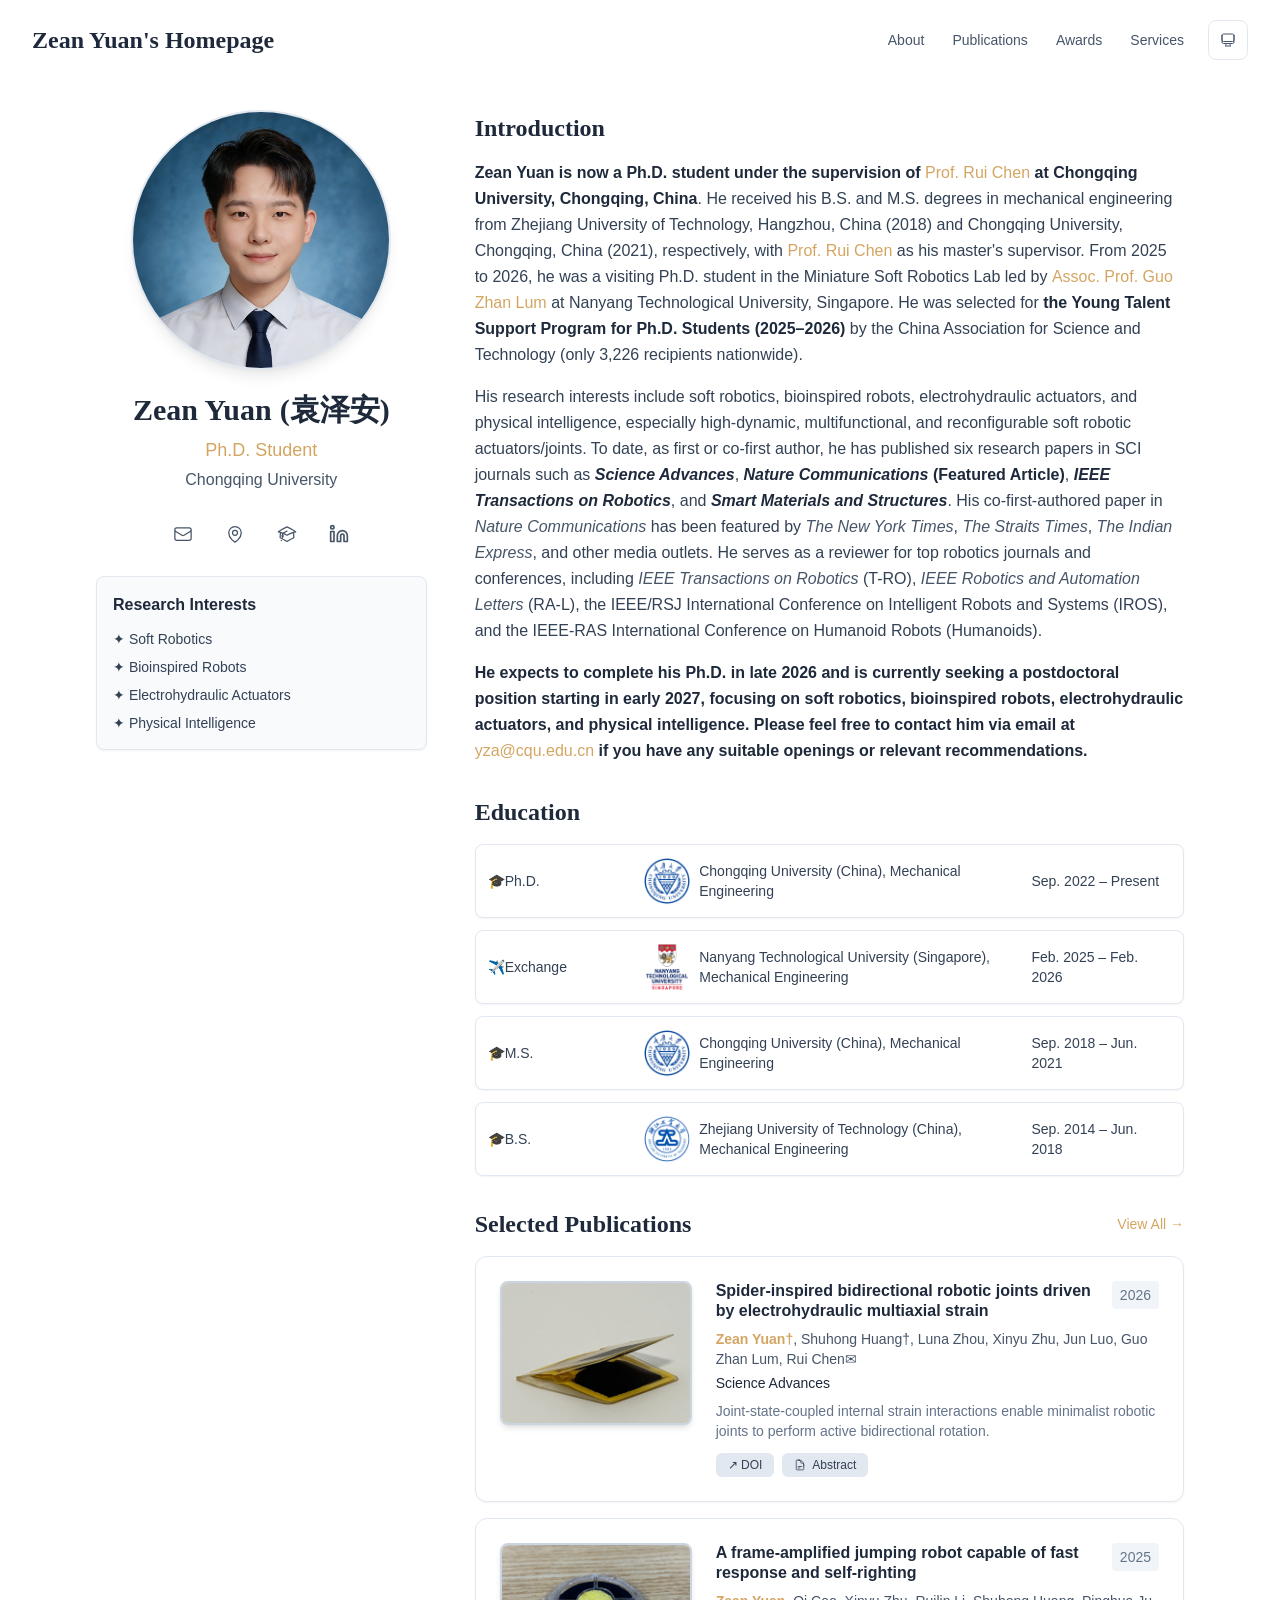
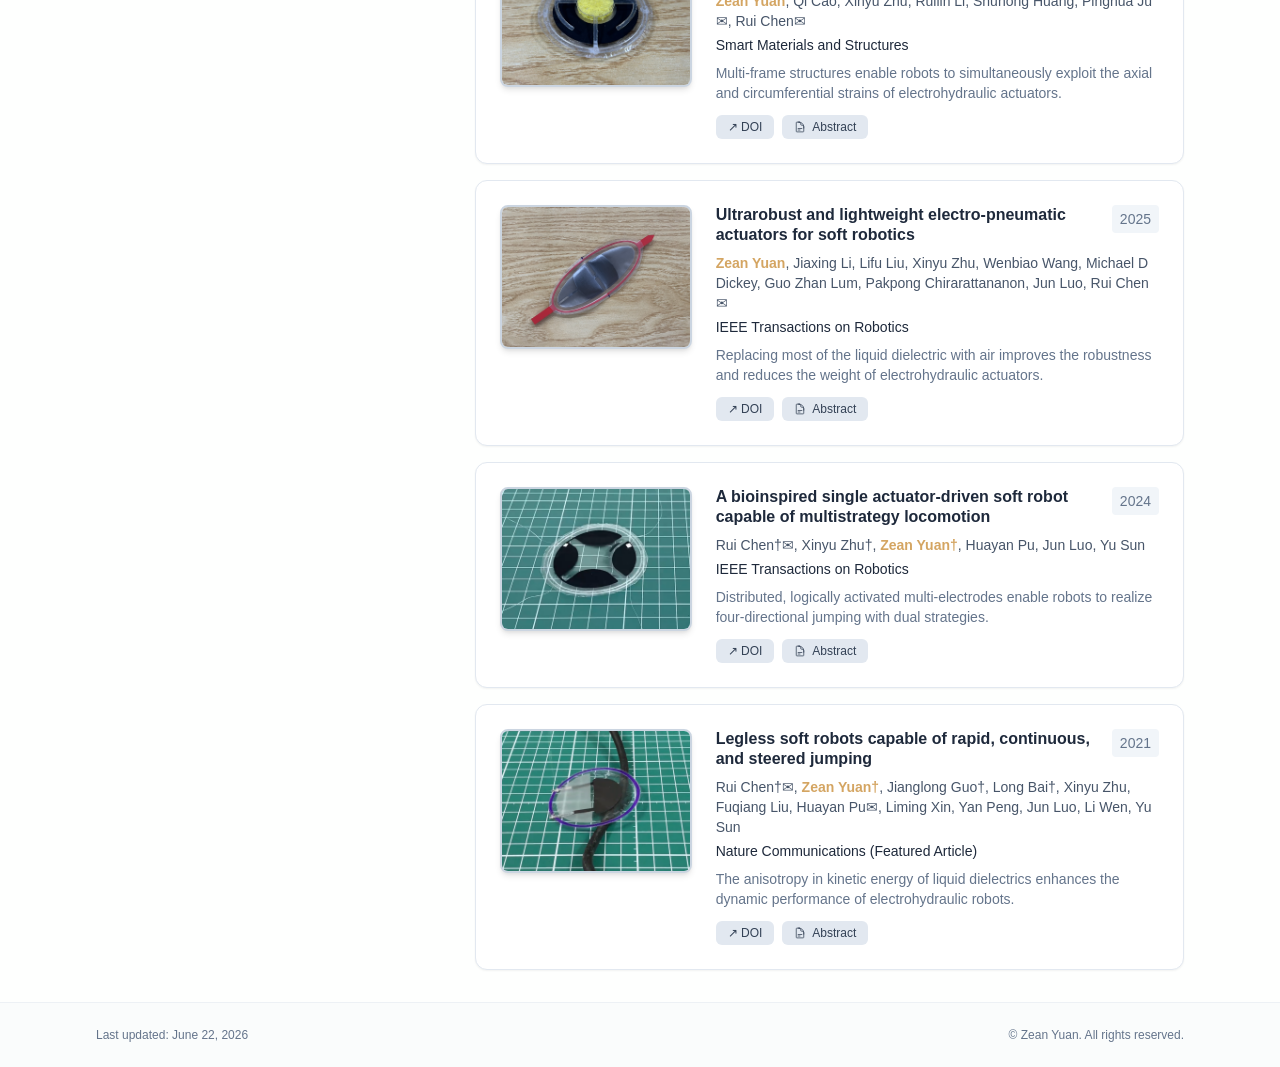
<file: index.html>
<!DOCTYPE html><html lang="en" class="scroll-smooth"><head><meta charSet="utf-8"/><meta name="viewport" content="width=device-width, initial-scale=1"/><link rel="preload" as="image" href="/bio.jpg"/><link rel="stylesheet" href="/_next/static/css/c51684ded21b706b.css" data-precedence="next"/><link rel="preload" as="script" fetchPriority="low" href="/_next/static/chunks/webpack-af78f5c2c11af041.js"/><script src="/_next/static/chunks/4bd1b696-70b6d399998de86a.js" async=""></script><script src="/_next/static/chunks/684-5aaa8290a129f299.js" async=""></script><script src="/_next/static/chunks/main-app-35674cb01717d3a2.js" async=""></script><script src="/_next/static/chunks/461-a9a5d7b05a71d978.js" async=""></script><script src="/_next/static/chunks/874-6cc630662f3664af.js" async=""></script><script src="/_next/static/chunks/291-e39730cc9327e39b.js" async=""></script><script src="/_next/static/chunks/app/layout-cff82f5dce2faf6e.js" async=""></script><script src="/_next/static/chunks/873-6d5dea4355fe7ef1.js" async=""></script><script src="/_next/static/chunks/748-1445aac8bf577eed.js" async=""></script><script src="/_next/static/chunks/app/page-e19670901838ac21.js" async=""></script><link rel="icon" href="/favicon.svg" type="image/svg+xml"/><link rel="dns-prefetch" href="https://jialeliu.com"/><link rel="preconnect" href="https://jialeliu.com" crossorigin=""/><link rel="preload" as="font" type="font/woff2" href="https://jialeliu.com/fonts/georgiab.woff2" crossorigin=""/><script>
              try {
                const theme = localStorage.getItem('theme-storage');
                const parsed = theme ? JSON.parse(theme) : null;
                const setting = parsed?.state?.theme || 'system';
                const prefersDark = typeof window !== 'undefined' && window.matchMedia && window.matchMedia('(prefers-color-scheme: dark)').matches;
                const effective = setting === 'dark' ? 'dark' : (setting === 'light' ? 'light' : (prefersDark ? 'dark' : 'light'));
                var root = document.documentElement;
                root.classList.add(effective);
                root.setAttribute('data-theme', effective);
              } catch (e) {
                var root = document.documentElement;
                root.classList.add('light');
                root.setAttribute('data-theme', 'light');
              }
            </script><script>
    try {
      const cfg = {"enabled":false,"locales":["en"],"defaultLocale":"en","mode":"fixed","fixedLocale":"en","persist":false,"switcher":false,"labels":{"en":"English"}};
      const storageKey = 'locale-storage';
      const normalize = (value) => typeof value === 'string' ? value.trim().replace('_', '-').toLowerCase() : '';
      const matchLocale = (candidate) => {
        const normalized = normalize(candidate);
        if (!normalized) return null;
        if (cfg.locales.includes(normalized)) return normalized;
        const language = normalized.split('-')[0];
        if (cfg.locales.includes(language)) return language;
        return null;
      };

      let resolved = null;

      if (!cfg.enabled) {
        resolved = cfg.defaultLocale;
      } else if (cfg.persist) {
        resolved = matchLocale(localStorage.getItem(storageKey));
      }

      if (!resolved) {
        if (cfg.mode === 'fixed') {
          resolved = cfg.fixedLocale;
        } else {
          resolved = matchLocale(navigator.language);
        }
      }

      if (!resolved) {
        resolved = cfg.defaultLocale;
      }

      const root = document.documentElement;
      root.lang = resolved;
      root.setAttribute('data-locale', resolved);

      if (cfg.persist) {
        localStorage.setItem(storageKey, resolved);
      }
    } catch (e) {
      const root = document.documentElement;
      root.lang = 'en';
      root.setAttribute('data-locale', 'en');
    }
  </script><title>Zean Yuan&#x27;s Homepage</title><meta name="description" content="Ph.D. student at Chongqing University."/><meta name="author" content="Zean Yuan"/><meta name="keywords" content="Zean Yuan,PhD,Research,Chongqing University"/><meta name="creator" content="Zean Yuan"/><meta name="publisher" content="Zean Yuan"/><meta property="og:title" content="Zean Yuan&#x27;s Homepage"/><meta property="og:description" content="Ph.D. student at Chongqing University."/><meta property="og:site_name" content="Zean Yuan&#x27;s Academic Website"/><meta property="og:locale" content="en_US"/><meta property="og:type" content="website"/><meta name="twitter:card" content="summary"/><meta name="twitter:title" content="Zean Yuan&#x27;s Homepage"/><meta name="twitter:description" content="Ph.D. student at Chongqing University."/><link rel="icon" href="/favicon.svg"/><script>document.querySelectorAll('body link[rel="icon"], body link[rel="apple-touch-icon"]').forEach(el => document.head.appendChild(el))</script><script src="/_next/static/chunks/polyfills-42372ed130431b0a.js" noModule=""></script></head><body class="font-sans antialiased"><div style="visibility:hidden"><nav class="fixed top-0 left-0 right-0 z-50" data-headlessui-state=""><div class="transition-all duration-300 ease-out bg-transparent" style="transform:translateY(-100px)"><div class="max-w-7xl mx-auto px-4 sm:px-6 lg:px-8"><div class="flex justify-between items-center h-16 lg:h-20"><div class="flex-shrink-0" tabindex="0"><a class="text-xl lg:text-2xl font-serif font-semibold text-primary hover:text-accent transition-colors duration-200" href="/">Zean Yuan&#x27;s Homepage</a></div><div class="hidden lg:block"><div class="ml-10 flex items-center space-x-3"><div class="relative flex items-baseline space-x-1"><a data-nav-href="/" class="relative px-3 py-2 text-sm font-medium rounded-lg transition-colors duration-150 text-primary" href="/">About</a><a data-nav-href="/publications" class="relative px-3 py-2 text-sm font-medium rounded-lg transition-colors duration-150 text-neutral-600" href="/publications/">Publications</a><a data-nav-href="/awards" class="relative px-3 py-2 text-sm font-medium rounded-lg transition-colors duration-150 text-neutral-600" href="/awards/">Awards</a><a data-nav-href="/services" class="relative px-3 py-2 text-sm font-medium rounded-lg transition-colors duration-150 text-neutral-600" href="/services/">Services</a></div><div class="flex items-center justify-center w-10 h-10 rounded-lg border border-neutral-200 dark:border-[rgba(148,163,184,0.24)] bg-background dark:bg-neutral-800"><div class="w-4 h-4 rounded-full bg-neutral-300 animate-pulse"></div></div></div></div><div class="lg:hidden flex items-center space-x-2"><div class="flex items-center justify-center w-10 h-10 rounded-lg border border-neutral-200 dark:border-[rgba(148,163,184,0.24)] bg-background dark:bg-neutral-800"><div class="w-4 h-4 rounded-full bg-neutral-300 animate-pulse"></div></div><button class="inline-flex items-center justify-center p-2 rounded-md text-neutral-600 hover:text-primary hover:bg-neutral-100 dark:hover:bg-neutral-800 focus:outline-none focus:ring-2 focus:ring-inset focus:ring-accent transition-colors duration-200" id="headlessui-disclosure-button-«R7pdb»" type="button" aria-expanded="false" data-headlessui-state=""><span class="sr-only">Open main menu</span><div><svg xmlns="http://www.w3.org/2000/svg" fill="none" viewBox="0 0 24 24" stroke-width="1.5" stroke="currentColor" aria-hidden="true" data-slot="icon" class="block h-6 w-6"><path stroke-linecap="round" stroke-linejoin="round" d="M3.75 6.75h16.5M3.75 12h16.5m-16.5 5.25h16.5"></path></svg></div></button></div></div></div></div></nav><main class="min-h-screen pt-16 lg:pt-20"><div class="max-w-6xl mx-auto px-4 sm:px-6 lg:px-8 py-8 bg-background min-h-screen"><div class="grid grid-cols-1 lg:grid-cols-3 gap-12"><div class="lg:col-span-1"><div class="sticky top-8" style="opacity:0;transform:translateY(20px)"><div class="w-64 h-64 mx-auto mb-6 rounded-full overflow-hidden shadow-lg ring-2 ring-neutral-200 dark:ring-neutral-700 hover:shadow-xl transition-all duration-200 hover:scale-105"><img alt="Zean Yuan" width="256" height="256" decoding="async" data-nimg="1" class="w-full h-full object-cover object-[32%_center]" style="color:transparent" src="/bio.jpg"/></div><div class="text-center mb-6"><h1 class="text-3xl font-serif font-bold text-primary mb-2">Zean Yuan<span class="ml-2 text-3xl font-serif font-bold text-primary mb-2">(袁泽安)</span></h1><p class="text-lg text-accent font-medium mb-1">Ph.D. Student</p><p class="text-neutral-600 mb-2">Chongqing University</p></div><div class="flex flex-wrap justify-center gap-3 sm:gap-4 mb-6 relative px-2"><div class="relative"><button class="p-2 sm:p-2 transition-colors duration-200 text-neutral-600 dark:text-neutral-400 hover:text-accent" aria-label="Email"><svg xmlns="http://www.w3.org/2000/svg" fill="none" viewBox="0 0 24 24" stroke-width="1.5" stroke="currentColor" aria-hidden="true" data-slot="icon" class="h-5 w-5"><path stroke-linecap="round" stroke-linejoin="round" d="M21.75 6.75v10.5a2.25 2.25 0 0 1-2.25 2.25h-15a2.25 2.25 0 0 1-2.25-2.25V6.75m19.5 0A2.25 2.25 0 0 0 19.5 4.5h-15a2.25 2.25 0 0 0-2.25 2.25m19.5 0v.243a2.25 2.25 0 0 1-1.07 1.916l-7.5 4.615a2.25 2.25 0 0 1-2.36 0L3.32 8.91a2.25 2.25 0 0 1-1.07-1.916V6.75"></path></svg></button></div><div class="relative"><button class="p-2 sm:p-2 transition-colors duration-200 text-neutral-600 dark:text-neutral-400 hover:text-accent" aria-label="Location"><svg xmlns="http://www.w3.org/2000/svg" fill="none" viewBox="0 0 24 24" stroke-width="1.5" stroke="currentColor" aria-hidden="true" data-slot="icon" class="h-5 w-5"><path stroke-linecap="round" stroke-linejoin="round" d="M15 10.5a3 3 0 1 1-6 0 3 3 0 0 1 6 0Z"></path><path stroke-linecap="round" stroke-linejoin="round" d="M19.5 10.5c0 7.142-7.5 11.25-7.5 11.25S4.5 17.642 4.5 10.5a7.5 7.5 0 1 1 15 0Z"></path></svg></button></div><a href="https://scholar.google.com/citations?user=y_1i8P0AAAAJ&amp;hl=zh-CN" target="_blank" rel="noopener noreferrer" class="p-2 sm:p-2 text-neutral-600 dark:text-neutral-400 hover:text-accent transition-colors duration-200" aria-label="Google Scholar"><svg xmlns="http://www.w3.org/2000/svg" fill="none" viewBox="0 0 24 24" stroke-width="1.5" stroke="currentColor" aria-hidden="true" data-slot="icon" class="h-5 w-5"><path stroke-linecap="round" stroke-linejoin="round" d="M4.26 10.147a60.438 60.438 0 0 0-.491 6.347A48.62 48.62 0 0 1 12 20.904a48.62 48.62 0 0 1 8.232-4.41 60.46 60.46 0 0 0-.491-6.347m-15.482 0a50.636 50.636 0 0 0-2.658-.813A59.906 59.906 0 0 1 12 3.493a59.903 59.903 0 0 1 10.399 5.84c-.896.248-1.783.52-2.658.814m-15.482 0A50.717 50.717 0 0 1 12 13.489a50.702 50.702 0 0 1 7.74-3.342M6.75 15a.75.75 0 1 0 0-1.5.75.75 0 0 0 0 1.5Zm0 0v-3.675A55.378 55.378 0 0 1 12 8.443m-7.007 11.55A5.981 5.981 0 0 0 6.75 15.75v-1.5"></path></svg></a><a href="https://www.linkedin.com/in/zean-yuan-351a87355/" target="_blank" rel="noopener noreferrer" class="p-2 sm:p-2 text-neutral-600 dark:text-neutral-400 hover:text-accent transition-colors duration-200" aria-label="LinkedIn"><svg xmlns="http://www.w3.org/2000/svg" width="24" height="24" viewBox="0 0 24 24" fill="none" stroke="currentColor" stroke-width="2" stroke-linecap="round" stroke-linejoin="round" class="lucide lucide-linkedin h-5 w-5" aria-hidden="true"><path d="M16 8a6 6 0 0 1 6 6v7h-4v-7a2 2 0 0 0-2-2 2 2 0 0 0-2 2v7h-4v-7a6 6 0 0 1 6-6z"></path><rect width="4" height="12" x="2" y="9"></rect><circle cx="4" cy="4" r="2"></circle></svg></a></div><div class="p-4 mb-6 bg-neutral-50 dark:bg-neutral-800 p-3 rounded-lg shadow-sm border border-neutral-200 dark:border-[rgba(148,163,184,0.24)] hover:shadow-lg transition-all duration-200 hover:scale-[1.02]"><h3 class="font-semibold text-primary mb-3">Research Interests</h3><div class="space-y-2 text-sm text-neutral-700 dark:text-neutral-500"><div>✦ Soft Robotics</div><div>✦ Bioinspired Robots</div><div>✦ Electrohydraulic Actuators</div><div>✦ Physical Intelligence</div></div></div></div></div><div class="lg:col-span-2 space-y-8"><section id="about" class="scroll-mt-24 space-y-8"><section style="opacity:0;transform:translateY(20px)"><h2 class="text-2xl font-serif font-bold text-primary mb-4">Introduction</h2><div class="text-neutral-700 dark:text-neutral-600 leading-relaxed"><p class="mb-4 last:mb-0"><strong class="font-semibold text-primary">Zean Yuan is now a Ph.D. student under the supervision of <a href="https://scholar.google.com/citations?user=mZNmVpkAAAAJ&amp;hl=zh-CN" node="[object Object]" target="_blank" rel="noopener noreferrer" class="text-accent font-medium transition-all duration-200 rounded hover:bg-accent/10 hover:shadow-sm">Prof. Rui Chen</a> at Chongqing University, Chongqing, China</strong>. He received his B.S. and M.S. degrees in mechanical engineering from Zhejiang University of Technology, Hangzhou, China (2018) and Chongqing University, Chongqing, China (2021), respectively, with <a href="https://scholar.google.com/citations?user=mZNmVpkAAAAJ&amp;hl=zh-CN" node="[object Object]" target="_blank" rel="noopener noreferrer" class="text-accent font-medium transition-all duration-200 rounded hover:bg-accent/10 hover:shadow-sm">Prof. Rui Chen</a> as his master&#x27;s supervisor. From 2025 to 2026, he was a visiting Ph.D. student in the Miniature Soft Robotics Lab led by <a href="https://dr.ntu.edu.sg/entities/person/Lum-Guo-Zhan" node="[object Object]" target="_blank" rel="noopener noreferrer" class="text-accent font-medium transition-all duration-200 rounded hover:bg-accent/10 hover:shadow-sm">Assoc. Prof. Guo Zhan Lum</a> at Nanyang Technological University, Singapore. He was selected for <strong class="font-semibold text-primary">the Young Talent Support Program for Ph.D. Students (2025–2026)</strong> by the China Association for Science and Technology (only 3,226 recipients nationwide).</p>
<p class="mb-4 last:mb-0">His research interests include soft robotics, bioinspired robots, electrohydraulic actuators, and physical intelligence, especially high-dynamic, multifunctional, and reconfigurable soft robotic actuators/joints. To date, as first or co-first author, he has published six research papers in SCI journals such as <em class="italic text-neutral-600 dark:text-neutral-500"><strong class="font-semibold text-primary">Science Advances</strong></em>, <em class="italic text-neutral-600 dark:text-neutral-500"><strong class="font-semibold text-primary">Nature Communications</strong></em> <strong class="font-semibold text-primary">(Featured Article)</strong>, <em class="italic text-neutral-600 dark:text-neutral-500"><strong class="font-semibold text-primary">IEEE Transactions on Robotics</strong></em>, and <em class="italic text-neutral-600 dark:text-neutral-500"><strong class="font-semibold text-primary">Smart Materials and Structures</strong></em>. His co-first-authored paper in <em class="italic text-neutral-600 dark:text-neutral-500">Nature Communications</em> has been featured by <em class="italic text-neutral-600 dark:text-neutral-500">The New York Times</em>, <em class="italic text-neutral-600 dark:text-neutral-500">The Straits Times</em>, <em class="italic text-neutral-600 dark:text-neutral-500">The Indian Express</em>, and other media outlets. He serves as a reviewer for top robotics journals and conferences, including <em class="italic text-neutral-600 dark:text-neutral-500">IEEE Transactions on Robotics</em> (T-RO), <em class="italic text-neutral-600 dark:text-neutral-500">IEEE Robotics and Automation Letters</em> (RA-L), the IEEE/RSJ International Conference on Intelligent Robots and Systems (IROS), and the IEEE-RAS International Conference on Humanoid Robots (Humanoids).</p>
<p class="mb-4 last:mb-0"><strong class="font-semibold text-primary">He expects to complete his Ph.D. in late 2026 and is currently seeking a postdoctoral position starting in early 2027, focusing on soft robotics, bioinspired robots, electrohydraulic actuators, and physical intelligence. Please feel free to contact him via email at <a href="mailto:yza@cqu.edu.cn" node="[object Object]" target="_blank" rel="noopener noreferrer" class="text-accent font-medium transition-all duration-200 rounded hover:bg-accent/10 hover:shadow-sm">yza@cqu.edu.cn</a> if you have any suitable openings or relevant recommendations.</strong></p></div></section><section style="opacity:0;transform:translateY(20px)"><h2 class="text-2xl font-serif font-bold text-primary mb-4">Education</h2><div class="space-y-3"><div class="grid gap-4 items-center bg-white dark:bg-neutral-900 p-3 rounded-lg shadow-sm border border-neutral-200 dark:border-[rgba(148,163,184,0.24)] hover:shadow-lg transition-all duration-200 hover:scale-[1.02]" style="grid-template-columns:6fr 16fr 6fr;opacity:0;transform:translateY(20px)"><span class="text-sm text-neutral-700 flex-shrink-0">🎓Ph.D.</span><div class="flex items-center gap-2"><div class="w-12 h-12 relative flex-shrink-0"><img alt="icon" loading="lazy" decoding="async" data-nimg="fill" class="object-contain" style="position:absolute;height:100%;width:100%;left:0;top:0;right:0;bottom:0;color:transparent" src="/news/cqu.png"/></div><p class="text-sm text-neutral-700">Chongqing University (China), Mechanical Engineering</p></div><p class="text-sm text-neutral-700">Sep. 2022 – Present</p></div><div class="grid gap-4 items-center bg-white dark:bg-neutral-900 p-3 rounded-lg shadow-sm border border-neutral-200 dark:border-[rgba(148,163,184,0.24)] hover:shadow-lg transition-all duration-200 hover:scale-[1.02]" style="grid-template-columns:6fr 16fr 6fr;opacity:0;transform:translateY(20px)"><span class="text-sm text-neutral-700 flex-shrink-0">✈️Exchange</span><div class="flex items-center gap-2"><div class="w-12 h-12 relative flex-shrink-0"><img alt="icon" loading="lazy" decoding="async" data-nimg="fill" class="object-contain" style="position:absolute;height:100%;width:100%;left:0;top:0;right:0;bottom:0;color:transparent" src="/news/ntu.png"/></div><p class="text-sm text-neutral-700">Nanyang Technological University (Singapore), Mechanical Engineering</p></div><p class="text-sm text-neutral-700">Feb. 2025 – Feb. 2026</p></div><div class="grid gap-4 items-center bg-white dark:bg-neutral-900 p-3 rounded-lg shadow-sm border border-neutral-200 dark:border-[rgba(148,163,184,0.24)] hover:shadow-lg transition-all duration-200 hover:scale-[1.02]" style="grid-template-columns:6fr 16fr 6fr;opacity:0;transform:translateY(20px)"><span class="text-sm text-neutral-700 flex-shrink-0">🎓M.S.</span><div class="flex items-center gap-2"><div class="w-12 h-12 relative flex-shrink-0"><img alt="icon" loading="lazy" decoding="async" data-nimg="fill" class="object-contain" style="position:absolute;height:100%;width:100%;left:0;top:0;right:0;bottom:0;color:transparent" src="/news/cqu.png"/></div><p class="text-sm text-neutral-700">Chongqing University (China), Mechanical Engineering</p></div><p class="text-sm text-neutral-700">Sep. 2018 – Jun. 2021</p></div><div class="grid gap-4 items-center bg-white dark:bg-neutral-900 p-3 rounded-lg shadow-sm border border-neutral-200 dark:border-[rgba(148,163,184,0.24)] hover:shadow-lg transition-all duration-200 hover:scale-[1.02]" style="grid-template-columns:6fr 16fr 6fr;opacity:0;transform:translateY(20px)"><span class="text-sm text-neutral-700 flex-shrink-0">🎓B.S.</span><div class="flex items-center gap-2"><div class="w-12 h-12 relative flex-shrink-0"><img alt="icon" loading="lazy" decoding="async" data-nimg="fill" class="object-contain" style="position:absolute;height:100%;width:100%;left:0;top:0;right:0;bottom:0;color:transparent" src="/news/zjut.png"/></div><p class="text-sm text-neutral-700">Zhejiang University of Technology (China), Mechanical Engineering</p></div><p class="text-sm text-neutral-700">Sep. 2014 – Jun. 2018</p></div></div></section><section style="opacity:0;transform:translateY(20px)"><div class="flex items-center justify-between mb-4"><h2 class="text-2xl font-serif font-bold text-primary">Selected Publications</h2><a class="text-accent hover:text-accent-dark text-sm font-medium transition-all duration-200 rounded hover:bg-accent/10 hover:shadow-sm" href="/publications/">View All<!-- --> →</a></div><div class="space-y-4"><div class="bg-white dark:bg-neutral-900 p-6 rounded-xl shadow-sm border border-neutral-200 dark:border-neutral-800 hover:shadow-lg transition-all duration-200 hover:scale-[1.01]" style="opacity:0;transform:translateY(20px)"><div class="flex flex-col md:flex-row gap-6"><div class="w-full md:w-48 flex-shrink-0"><div class="aspect-[4/3] relative rounded-lg overflow-hidden bg-neutral-100 dark:bg-neutral-800 border-2 border-neutral-300 dark:border-neutral-600 shadow-md"><img alt="Spider-inspired bidirectional robotic joints driven by electrohydraulic multiaxial strain" loading="lazy" decoding="async" data-nimg="fill" class="object-cover" style="position:absolute;height:100%;width:100%;left:0;top:0;right:0;bottom:0;color:transparent" src="/papers/paper-16.png"/></div></div><div class="flex-grow"><div class="flex justify-between items-start gap-3"><h3 class="font-semibold text-primary mb-2 leading-tight">Spider-inspired bidirectional robotic joints driven by electrohydraulic multiaxial strain</h3><span class="text-sm text-neutral-500 font-medium bg-neutral-100 dark:bg-neutral-800 px-2 py-1 rounded shrink-0">2026</span></div><p class="text-sm text-neutral-600 dark:text-neutral-500 mb-1"><span><span class="font-semibold text-accent ">Zean Yuan†</span>, </span><span><span class=" ">Shuhong Huang†</span>, </span><span><span class=" ">Luna Zhou</span>, </span><span><span class=" ">Xinyu Zhu</span>, </span><span><span class=" ">Jun Luo</span>, </span><span><span class=" ">Guo Zhan Lum</span>, </span><span><span class=" ">Rui Chen✉</span></span></p><p class="text-sm font-medium text-neutral-800 dark:text-neutral-600 mb-2">Science Advances</p><p class="text-sm text-neutral-500 dark:text-neutral-500 mb-3">Joint-state-coupled internal strain interactions enable minimalist robotic joints to perform active bidirectional rotation.</p><div class="flex flex-wrap gap-2 mt-auto"><a href="https://doi.org/10.1126/sciadv.aei2880" target="_blank" rel="noopener noreferrer" class="inline-flex items-center px-3 py-1 rounded-md text-xs font-medium bg-neutral-200 dark:bg-neutral-300 text-neutral-700 dark:text-white hover:bg-accent hover:text-white transition-colors">↗ DOI</a><button class="inline-flex items-center px-3 py-1 rounded-md text-xs font-medium transition-colors bg-neutral-200 dark:bg-neutral-300 text-neutral-700 dark:text-white hover:bg-accent hover:text-white"><svg xmlns="http://www.w3.org/2000/svg" fill="none" viewBox="0 0 24 24" stroke-width="1.5" stroke="currentColor" aria-hidden="true" data-slot="icon" class="h-3 w-3 mr-1.5"><path stroke-linecap="round" stroke-linejoin="round" d="M19.5 14.25v-2.625a3.375 3.375 0 0 0-3.375-3.375h-1.5A1.125 1.125 0 0 1 13.5 7.125v-1.5a3.375 3.375 0 0 0-3.375-3.375H8.25m0 12.75h7.5m-7.5 3H12M10.5 2.25H5.625c-.621 0-1.125.504-1.125 1.125v17.25c0 .621.504 1.125 1.125 1.125h12.75c.621 0 1.125-.504 1.125-1.125V11.25a9 9 0 0 0-9-9Z"></path></svg>Abstract</button></div></div></div></div><div class="bg-white dark:bg-neutral-900 p-6 rounded-xl shadow-sm border border-neutral-200 dark:border-neutral-800 hover:shadow-lg transition-all duration-200 hover:scale-[1.01]" style="opacity:0;transform:translateY(20px)"><div class="flex flex-col md:flex-row gap-6"><div class="w-full md:w-48 flex-shrink-0"><div class="aspect-[4/3] relative rounded-lg overflow-hidden bg-neutral-100 dark:bg-neutral-800 border-2 border-neutral-300 dark:border-neutral-600 shadow-md"><img alt="A frame-amplified jumping robot capable of fast response and self-righting" loading="lazy" decoding="async" data-nimg="fill" class="object-cover" style="position:absolute;height:100%;width:100%;left:0;top:0;right:0;bottom:0;color:transparent" src="/papers/paper-14.png"/></div></div><div class="flex-grow"><div class="flex justify-between items-start gap-3"><h3 class="font-semibold text-primary mb-2 leading-tight">A frame-amplified jumping robot capable of fast response and self-righting</h3><span class="text-sm text-neutral-500 font-medium bg-neutral-100 dark:bg-neutral-800 px-2 py-1 rounded shrink-0">2025</span></div><p class="text-sm text-neutral-600 dark:text-neutral-500 mb-1"><span><span class="font-semibold text-accent ">Zean Yuan</span>, </span><span><span class=" ">Qi Cao</span>, </span><span><span class=" ">Xinyu Zhu</span>, </span><span><span class=" ">Ruilin Li</span>, </span><span><span class=" ">Shuhong Huang</span>, </span><span><span class=" ">Pinghua Ju✉</span>, </span><span><span class=" ">Rui Chen✉</span></span></p><p class="text-sm font-medium text-neutral-800 dark:text-neutral-600 mb-2">Smart Materials and Structures</p><p class="text-sm text-neutral-500 dark:text-neutral-500 mb-3">Multi-frame structures enable robots to simultaneously exploit the axial and circumferential strains of electrohydraulic actuators.</p><div class="flex flex-wrap gap-2 mt-auto"><a href="https://doi.org/10.1088/1361-665X/ae1eba" target="_blank" rel="noopener noreferrer" class="inline-flex items-center px-3 py-1 rounded-md text-xs font-medium bg-neutral-200 dark:bg-neutral-300 text-neutral-700 dark:text-white hover:bg-accent hover:text-white transition-colors">↗ DOI</a><button class="inline-flex items-center px-3 py-1 rounded-md text-xs font-medium transition-colors bg-neutral-200 dark:bg-neutral-300 text-neutral-700 dark:text-white hover:bg-accent hover:text-white"><svg xmlns="http://www.w3.org/2000/svg" fill="none" viewBox="0 0 24 24" stroke-width="1.5" stroke="currentColor" aria-hidden="true" data-slot="icon" class="h-3 w-3 mr-1.5"><path stroke-linecap="round" stroke-linejoin="round" d="M19.5 14.25v-2.625a3.375 3.375 0 0 0-3.375-3.375h-1.5A1.125 1.125 0 0 1 13.5 7.125v-1.5a3.375 3.375 0 0 0-3.375-3.375H8.25m0 12.75h7.5m-7.5 3H12M10.5 2.25H5.625c-.621 0-1.125.504-1.125 1.125v17.25c0 .621.504 1.125 1.125 1.125h12.75c.621 0 1.125-.504 1.125-1.125V11.25a9 9 0 0 0-9-9Z"></path></svg>Abstract</button></div></div></div></div><div class="bg-white dark:bg-neutral-900 p-6 rounded-xl shadow-sm border border-neutral-200 dark:border-neutral-800 hover:shadow-lg transition-all duration-200 hover:scale-[1.01]" style="opacity:0;transform:translateY(20px)"><div class="flex flex-col md:flex-row gap-6"><div class="w-full md:w-48 flex-shrink-0"><div class="aspect-[4/3] relative rounded-lg overflow-hidden bg-neutral-100 dark:bg-neutral-800 border-2 border-neutral-300 dark:border-neutral-600 shadow-md"><img alt="Ultrarobust and lightweight electro-pneumatic actuators for soft robotics" loading="lazy" decoding="async" data-nimg="fill" class="object-cover" style="position:absolute;height:100%;width:100%;left:0;top:0;right:0;bottom:0;color:transparent" src="/papers/paper-9.png"/></div></div><div class="flex-grow"><div class="flex justify-between items-start gap-3"><h3 class="font-semibold text-primary mb-2 leading-tight">Ultrarobust and lightweight electro-pneumatic actuators for soft robotics</h3><span class="text-sm text-neutral-500 font-medium bg-neutral-100 dark:bg-neutral-800 px-2 py-1 rounded shrink-0">2025</span></div><p class="text-sm text-neutral-600 dark:text-neutral-500 mb-1"><span><span class="font-semibold text-accent ">Zean Yuan</span>, </span><span><span class=" ">Jiaxing Li</span>, </span><span><span class=" ">Lifu Liu</span>, </span><span><span class=" ">Xinyu Zhu</span>, </span><span><span class=" ">Wenbiao Wang</span>, </span><span><span class=" ">Michael D Dickey</span>, </span><span><span class=" ">Guo Zhan Lum</span>, </span><span><span class=" ">Pakpong Chirarattananon</span>, </span><span><span class=" ">Jun Luo</span>, </span><span><span class=" ">Rui Chen✉</span></span></p><p class="text-sm font-medium text-neutral-800 dark:text-neutral-600 mb-2">IEEE Transactions on Robotics</p><p class="text-sm text-neutral-500 dark:text-neutral-500 mb-3">Replacing most of the liquid dielectric with air improves the robustness and reduces the weight of electrohydraulic actuators.</p><div class="flex flex-wrap gap-2 mt-auto"><a href="https://doi.org/10.1109/TRO.2025.3559430" target="_blank" rel="noopener noreferrer" class="inline-flex items-center px-3 py-1 rounded-md text-xs font-medium bg-neutral-200 dark:bg-neutral-300 text-neutral-700 dark:text-white hover:bg-accent hover:text-white transition-colors">↗ DOI</a><button class="inline-flex items-center px-3 py-1 rounded-md text-xs font-medium transition-colors bg-neutral-200 dark:bg-neutral-300 text-neutral-700 dark:text-white hover:bg-accent hover:text-white"><svg xmlns="http://www.w3.org/2000/svg" fill="none" viewBox="0 0 24 24" stroke-width="1.5" stroke="currentColor" aria-hidden="true" data-slot="icon" class="h-3 w-3 mr-1.5"><path stroke-linecap="round" stroke-linejoin="round" d="M19.5 14.25v-2.625a3.375 3.375 0 0 0-3.375-3.375h-1.5A1.125 1.125 0 0 1 13.5 7.125v-1.5a3.375 3.375 0 0 0-3.375-3.375H8.25m0 12.75h7.5m-7.5 3H12M10.5 2.25H5.625c-.621 0-1.125.504-1.125 1.125v17.25c0 .621.504 1.125 1.125 1.125h12.75c.621 0 1.125-.504 1.125-1.125V11.25a9 9 0 0 0-9-9Z"></path></svg>Abstract</button></div></div></div></div><div class="bg-white dark:bg-neutral-900 p-6 rounded-xl shadow-sm border border-neutral-200 dark:border-neutral-800 hover:shadow-lg transition-all duration-200 hover:scale-[1.01]" style="opacity:0;transform:translateY(20px)"><div class="flex flex-col md:flex-row gap-6"><div class="w-full md:w-48 flex-shrink-0"><div class="aspect-[4/3] relative rounded-lg overflow-hidden bg-neutral-100 dark:bg-neutral-800 border-2 border-neutral-300 dark:border-neutral-600 shadow-md"><img alt="A bioinspired single actuator-driven soft robot capable of multistrategy locomotion" loading="lazy" decoding="async" data-nimg="fill" class="object-cover" style="position:absolute;height:100%;width:100%;left:0;top:0;right:0;bottom:0;color:transparent" src="/papers/paper-3.png"/></div></div><div class="flex-grow"><div class="flex justify-between items-start gap-3"><h3 class="font-semibold text-primary mb-2 leading-tight">A bioinspired single actuator-driven soft robot capable of multistrategy locomotion</h3><span class="text-sm text-neutral-500 font-medium bg-neutral-100 dark:bg-neutral-800 px-2 py-1 rounded shrink-0">2024</span></div><p class="text-sm text-neutral-600 dark:text-neutral-500 mb-1"><span><span class=" ">Rui Chen†✉</span>, </span><span><span class=" ">Xinyu Zhu†</span>, </span><span><span class="font-semibold text-accent ">Zean Yuan†</span>, </span><span><span class=" ">Huayan Pu</span>, </span><span><span class=" ">Jun Luo</span>, </span><span><span class=" ">Yu Sun</span></span></p><p class="text-sm font-medium text-neutral-800 dark:text-neutral-600 mb-2">IEEE Transactions on Robotics</p><p class="text-sm text-neutral-500 dark:text-neutral-500 mb-3">Distributed, logically activated multi-electrodes enable robots to realize four-directional jumping with dual strategies.</p><div class="flex flex-wrap gap-2 mt-auto"><a href="https://doi.org/10.1109/TRO.2024.3370050" target="_blank" rel="noopener noreferrer" class="inline-flex items-center px-3 py-1 rounded-md text-xs font-medium bg-neutral-200 dark:bg-neutral-300 text-neutral-700 dark:text-white hover:bg-accent hover:text-white transition-colors">↗ DOI</a><button class="inline-flex items-center px-3 py-1 rounded-md text-xs font-medium transition-colors bg-neutral-200 dark:bg-neutral-300 text-neutral-700 dark:text-white hover:bg-accent hover:text-white"><svg xmlns="http://www.w3.org/2000/svg" fill="none" viewBox="0 0 24 24" stroke-width="1.5" stroke="currentColor" aria-hidden="true" data-slot="icon" class="h-3 w-3 mr-1.5"><path stroke-linecap="round" stroke-linejoin="round" d="M19.5 14.25v-2.625a3.375 3.375 0 0 0-3.375-3.375h-1.5A1.125 1.125 0 0 1 13.5 7.125v-1.5a3.375 3.375 0 0 0-3.375-3.375H8.25m0 12.75h7.5m-7.5 3H12M10.5 2.25H5.625c-.621 0-1.125.504-1.125 1.125v17.25c0 .621.504 1.125 1.125 1.125h12.75c.621 0 1.125-.504 1.125-1.125V11.25a9 9 0 0 0-9-9Z"></path></svg>Abstract</button></div></div></div></div><div class="bg-white dark:bg-neutral-900 p-6 rounded-xl shadow-sm border border-neutral-200 dark:border-neutral-800 hover:shadow-lg transition-all duration-200 hover:scale-[1.01]" style="opacity:0;transform:translateY(20px)"><div class="flex flex-col md:flex-row gap-6"><div class="w-full md:w-48 flex-shrink-0"><div class="aspect-[4/3] relative rounded-lg overflow-hidden bg-neutral-100 dark:bg-neutral-800 border-2 border-neutral-300 dark:border-neutral-600 shadow-md"><img alt="Legless soft robots capable of rapid, continuous, and steered jumping" loading="lazy" decoding="async" data-nimg="fill" class="object-cover" style="position:absolute;height:100%;width:100%;left:0;top:0;right:0;bottom:0;color:transparent" src="/papers/paper-1.png"/></div></div><div class="flex-grow"><div class="flex justify-between items-start gap-3"><h3 class="font-semibold text-primary mb-2 leading-tight">Legless soft robots capable of rapid, continuous, and steered jumping</h3><span class="text-sm text-neutral-500 font-medium bg-neutral-100 dark:bg-neutral-800 px-2 py-1 rounded shrink-0">2021</span></div><p class="text-sm text-neutral-600 dark:text-neutral-500 mb-1"><span><span class=" ">Rui Chen†✉</span>, </span><span><span class="font-semibold text-accent ">Zean Yuan†</span>, </span><span><span class=" ">Jianglong Guo†</span>, </span><span><span class=" ">Long Bai†</span>, </span><span><span class=" ">Xinyu Zhu</span>, </span><span><span class=" ">Fuqiang Liu</span>, </span><span><span class=" ">Huayan Pu✉</span>, </span><span><span class=" ">Liming Xin</span>, </span><span><span class=" ">Yan Peng</span>, </span><span><span class=" ">Jun Luo</span>, </span><span><span class=" ">Li Wen</span>, </span><span><span class=" ">Yu Sun</span></span></p><p class="text-sm font-medium text-neutral-800 dark:text-neutral-600 mb-2">Nature Communications (Featured Article)</p><p class="text-sm text-neutral-500 dark:text-neutral-500 mb-3">The anisotropy in kinetic energy of liquid dielectrics enhances the dynamic performance of electrohydraulic robots.</p><div class="flex flex-wrap gap-2 mt-auto"><a href="https://doi.org/10.1038/s41467-021-27265-w" target="_blank" rel="noopener noreferrer" class="inline-flex items-center px-3 py-1 rounded-md text-xs font-medium bg-neutral-200 dark:bg-neutral-300 text-neutral-700 dark:text-white hover:bg-accent hover:text-white transition-colors">↗ DOI</a><button class="inline-flex items-center px-3 py-1 rounded-md text-xs font-medium transition-colors bg-neutral-200 dark:bg-neutral-300 text-neutral-700 dark:text-white hover:bg-accent hover:text-white"><svg xmlns="http://www.w3.org/2000/svg" fill="none" viewBox="0 0 24 24" stroke-width="1.5" stroke="currentColor" aria-hidden="true" data-slot="icon" class="h-3 w-3 mr-1.5"><path stroke-linecap="round" stroke-linejoin="round" d="M19.5 14.25v-2.625a3.375 3.375 0 0 0-3.375-3.375h-1.5A1.125 1.125 0 0 1 13.5 7.125v-1.5a3.375 3.375 0 0 0-3.375-3.375H8.25m0 12.75h7.5m-7.5 3H12M10.5 2.25H5.625c-.621 0-1.125.504-1.125 1.125v17.25c0 .621.504 1.125 1.125 1.125h12.75c.621 0 1.125-.504 1.125-1.125V11.25a9 9 0 0 0-9-9Z"></path></svg>Abstract</button></div></div></div></div></div></section></section></div></div></div><!--$--><!--/$--><!--$--><!--/$--></main><footer class="border-t border-neutral-200/50 bg-neutral-50/50 dark:bg-neutral-900/50 dark:border-neutral-700/50"><div class="max-w-6xl mx-auto px-4 sm:px-6 lg:px-8 py-6"><div class="flex flex-col sm:flex-row justify-between items-center gap-2"><p class="text-xs text-neutral-500">Last updated<!-- -->: <!-- -->June 22, 2026</p><p class="text-xs text-neutral-500 flex items-center">© Zean Yuan. All rights reserved.</p></div></div></footer></div><script src="/_next/static/chunks/webpack-af78f5c2c11af041.js" async=""></script><script>(self.__next_f=self.__next_f||[]).push([0])</script><script>self.__next_f.push([1,"1:\"$Sreact.fragment\"\n3:I[3719,[\"461\",\"static/chunks/461-a9a5d7b05a71d978.js\",\"874\",\"static/chunks/874-6cc630662f3664af.js\",\"291\",\"static/chunks/291-e39730cc9327e39b.js\",\"177\",\"static/chunks/app/layout-cff82f5dce2faf6e.js\"],\"ThemeProvider\"]\n4:I[310,[\"461\",\"static/chunks/461-a9a5d7b05a71d978.js\",\"874\",\"static/chunks/874-6cc630662f3664af.js\",\"291\",\"static/chunks/291-e39730cc9327e39b.js\",\"177\",\"static/chunks/app/layout-cff82f5dce2faf6e.js\"],\"LocaleProvider\"]\n5:I[4574,[\"461\",\"static/chunks/461-a9a5d7b05a71d978.js\",\"874\",\"static/chunks/874-6cc630662f3664af.js\",\"291\",\"static/chunks/291-e39730cc9327e39b.js\",\"177\",\"static/chunks/app/layout-cff82f5dce2faf6e.js\"],\"default\"]\n6:I[7555,[],\"\"]\n7:I[1295,[],\"\"]\n8:I[2548,[\"461\",\"static/chunks/461-a9a5d7b05a71d978.js\",\"874\",\"static/chunks/874-6cc630662f3664af.js\",\"291\",\"static/chunks/291-e39730cc9327e39b.js\",\"177\",\"static/chunks/app/layout-cff82f5dce2faf6e.js\"],\"default\"]\n9:I[6613,[\"461\",\"static/chunks/461-a9a5d7b05a71d978.js\",\"873\",\"static/chunks/873-6d5dea4355fe7ef1.js\",\"874\",\"static/chunks/874-6cc630662f3664af.js\",\"748\",\"static/chunks/748-1445aac8bf577eed.js\",\"974\",\"static/chunks/app/page-e19670901838ac21.js\"],\"default\"]\n15:I[9665,[],\"MetadataBoundary\"]\n17:I[9665,[],\"OutletBoundary\"]\n1a:I[4911,[],\"AsyncMetadataOutlet\"]\n1c:I[9665,[],\"ViewportBoundary\"]\n1e:I[6614,[],\"\"]\n:HL[\"/_next/static/css/c51684ded21b706b.css\",\"style\"]\n2:T5c8,\n    try {\n      const cfg = {\"enabled\":false,\"locales\":[\"en\"],\"defaultLocale\":\"en\",\"mode\":\"fixed\",\"fixedLocale\":\"en\",\"persist\":false,\"switcher\":false,\"labels\":{\"en\":\"English\"}};\n      const storageKey = 'locale-storage';\n      const normalize = (value) =\u003e typeof value === 'string' ? value.trim().replace('_', '-').toLowerCase() : '';\n      const matchLocale = (candidate) =\u003e {\n        const normalized = normalize(candidate);\n        if (!normalized) return null;\n        if (cfg.locales.includes(normalized)) return normalized;\n        const language = normalized.split('-')[0];\n        if (cfg.locales.includes(language)) return language;\n        return null;"])</script><script>self.__next_f.push([1,"\n      };\n\n      let resolved = null;\n\n      if (!cfg.enabled) {\n        resolved = cfg.defaultLocale;\n      } else if (cfg.persist) {\n        resolved = matchLocale(localStorage.getItem(storageKey));\n      }\n\n      if (!resolved) {\n        if (cfg.mode === 'fixed') {\n          resolved = cfg.fixedLocale;\n        } else {\n          resolved = matchLocale(navigator.language);\n        }\n      }\n\n      if (!resolved) {\n        resolved = cfg.defaultLocale;\n      }\n\n      const root = document.documentElement;\n      root.lang = resolved;\n      root.setAttribute('data-locale', resolved);\n\n      if (cfg.persist) {\n        localStorage.setItem(storageKey, resolved);\n      }\n    } catch (e) {\n      const root = document.documentElement;\n      root.lang = 'en';\n      root.setAttribute('data-locale', 'en');\n    }\n  a:T8ae,"])</script><script>self.__next_f.push([1,"**Zean Yuan is now a Ph.D. student under the supervision of [Prof. Rui Chen](https://scholar.google.com/citations?user=mZNmVpkAAAAJ\u0026hl=zh-CN) at Chongqing University, Chongqing, China**. He received his B.S. and M.S. degrees in mechanical engineering from Zhejiang University of Technology, Hangzhou, China (2018) and Chongqing University, Chongqing, China (2021), respectively, with [Prof. Rui Chen](https://scholar.google.com/citations?user=mZNmVpkAAAAJ\u0026hl=zh-CN) as his master's supervisor. From 2025 to 2026, he was a visiting Ph.D. student in the Miniature Soft Robotics Lab led by [Assoc. Prof. Guo Zhan Lum](https://dr.ntu.edu.sg/entities/person/Lum-Guo-Zhan) at Nanyang Technological University, Singapore. He was selected for **the Young Talent Support Program for Ph.D. Students (2025–2026)** by the China Association for Science and Technology (only 3,226 recipients nationwide).\r\n\r\nHis research interests include soft robotics, bioinspired robots, electrohydraulic actuators, and physical intelligence, especially high-dynamic, multifunctional, and reconfigurable soft robotic actuators/joints. To date, as first or co-first author, he has published six research papers in SCI journals such as ***Science Advances***, ***Nature Communications*** **(Featured Article)**, ***IEEE Transactions on Robotics***, and ***Smart Materials and Structures***. His co-first-authored paper in *Nature Communications* has been featured by *The New York Times*, *The Straits Times*, *The Indian Express*, and other media outlets. He serves as a reviewer for top robotics journals and conferences, including *IEEE Transactions on Robotics* (T-RO), *IEEE Robotics and Automation Letters* (RA-L), the IEEE/RSJ International Conference on Intelligent Robots and Systems (IROS), and the IEEE-RAS International Conference on Humanoid Robots (Humanoids).\r\n\r\n**He expects to complete his Ph.D. in late 2026 and is currently seeking a postdoctoral position starting in early 2027, focusing on soft robotics, bioinspired robots, electrohydraulic actuators, and physical intelligence. Please feel free to contact him via email at [yza@cqu.edu.cn](mailto:yza@cqu.edu.cn) if you have any suitable openings or relevant recommendations.**"])</script><script>self.__next_f.push([1,"b:T57f,Compared with conventional motors and servos, soft-actuated angular-motion devices are superior in environmental adaptability and human-robot interaction, yet they can only achieve active bidirectional angular motion by integrating antagonistic actuators or restriction modules. The integration of such components introduces deformation antagonism, compromises structural simplicity, and increases control complexity. Herein, we propose a spider-inspired centimeter-scale soft bidirectional robotic joint driven by a pair of synchronously controlled electrohydraulic actuators (EHAs). Specifically, the EHAs generate multiaxial strain, enabling the joint to bidirectionally rotate depending on its physical state, without introducing additional functional components or asynchronous controllers. Furthermore, the joint demonstrates (i) high-speed (forward: 2851° per second, reverse: 1934° per second) and wide-stroke (up to 156.8°) rotational performance, (ii) multimodal motion (e.g., self-unfolding, self-folding, and reciprocating swinging), (iii) continuous response (up to 40 hertz), and (iv) payload-bearing capability. Last, three joint-integrated devices validate its feasibility as a multifunctional, high-dynamic, and single-channel-controlled actuation component in diverse robotic applications. This work establishes a viable design framework for minimalist yet versatile bioinspired robots.c:T753,@article{paper-16,\n  title = {Spider-inspired bidirectional robotic joints driven by electrohydraulic multiaxial strain},\n  author = {Zean Yuan† and Shuhong Huang† and Luna Zhou and Xinyu Zhu and Jun Luo and Guo Zhan Lum and Rui Chen✉},\n  year = {2026},\n  month = {oct},\n  journal = {Science Advances},\n  volume = {34},\n  pages = {aei2880},\n  issn = {2375-2548},\n  doi = {10.1126/sciadv.aei2880},\n  urldate = {2026-10-23},\n  langid = {english},\n  abstract = {Compared with conventional motors and servos, soft-actuated angular-motion devices are superior in environmental adaptability and human-robot interaction, yet the"])</script><script>self.__next_f.push([1,"y can only achieve active bidirectional angular motion by integrating antagonistic actuators or restriction modules. The integration of such components introduces deformation antagonism, compromises structural simplicity, and increases control complexity. Herein, we propose a spider-inspired centimeter-scale soft bidirectional robotic joint driven by a pair of synchronously controlled electrohydraulic actuators (EHAs). Specifically, the EHAs generate multiaxial strain, enabling the joint to bidirectionally rotate depending on its physical state, without introducing additional functional components or asynchronous controllers. Furthermore, the joint demonstrates (i) high-speed (forward: 2851° per second, reverse: 1934° per second) and wide-stroke (up to 156.8°) rotational performance, (ii) multimodal motion (e.g., self-unfolding, self-folding, and reciprocating swinging), (iii) continuous response (up to 40 hertz), and (iv) payload-bearing capability. Last, three joint-integrated devices validate its feasibility as a multifunctional, high-dynamic, and single-channel-controlled actuation component in diverse robotic applications. This work establishes a viable design framework for minimalist yet versatile bioinspired robots.}\n}d:T612,Traditional jumping robots excel at high-load and large-scope operations but expose shortcomings in system complexity, fabrication economy, and interaction security. As a potential alternative to address these issues, jumping robots consisting of various soft actuators have garnered widespread attention from researchers. Previous works have demonstrated that electro-hydraulic actuators (EHAs) have superior characteristics, thus enabling robots to achieve rapid, continuous, and steered jumping. However, the existing EHA-based jumping robots still have limitations in their obstacle-crossing performance and are unable to autonomously reset after capsizing, which prevents them from operating continuously in challenging terrains. Here, we present a tethered EHA-based frame-amplified jump"])</script><script>self.__next_f.push([1,"ing robot (FAJR) optimized by an iterative design method and a frame-offset design method. This 52 mm-diameter and 10 mm-thick FAJR can take off within 5.8 ms, vertically jump with a jumping height of up to 64.1 mm, forward jump with a jumping distance of up to 49 mm, continuously jump with a speed of 36.2 mm s−1, and somersault to achieve self-righting after capsizing. Furthermore, the FAJR is demonstrated to cross a cube obstacle with a side length of 50 mm. This work is expected to push the boundaries of obstacle-crossing and fault-tolerant operations for EHA-based jumping robots in unstructured environments, while also providing a feasible approach for the posture control and adjustment after take-off for structurally simple soft jumping robots.e:T7e0,@article{paper-14,\n  title = {A frame-amplified jumping robot capable of fast response and self-righting},\n  author = {Zean Yuan and Qi Cao and Xinyu Zhu and Ruilin Li and Shuhong Huang and Pinghua Ju✉ and Rui Chen✉},\n  year = {2025},\n  month = {nov},\n  journal = {Smart Materials and Structures},\n  volume = {34},\n  pages = {115033},\n  issn = {0964-1726},\n  doi = {10.1088/1361-665X/ae1eba},\n  urldate = {2025-11-20},\n  langid = {english},\n  abstract = {Traditional jumping robots excel at high-load and large-scope operations but expose shortcomings in system complexity, fabrication economy, and interaction security. As a potential alternative to address these issues, jumping robots consisting of various soft actuators have garnered widespread attention from researchers. Previous works have demonstrated that electro-hydraulic actuators (EHAs) have superior characteristics, thus enabling robots to achieve rapid, continuous, and steered jumping. However, the existing EHA-based jumping robots still have limitations in their obstacle-crossing performance and are unable to autonomously reset after capsizing, which prevents them from operating continuously in challenging terrains. Here, we present a tethered EHA-based frame-amplified jumping robot (FAJR) optimized b"])</script><script>self.__next_f.push([1,"y an iterative design method and a frame-offset design method. This 52 mm-diameter and 10 mm-thick FAJR can take off within 5.8 ms, vertically jump with a jumping height of up to 64.1 mm, forward jump with a jumping distance of up to 49 mm, continuously jump with a speed of 36.2 mm s−1, and somersault to achieve self-righting after capsizing. Furthermore, the FAJR is demonstrated to cross a cube obstacle with a side length of 50 mm. This work is expected to push the boundaries of obstacle-crossing and fault-tolerant operations for EHA-based jumping robots in unstructured environments, while also providing a feasible approach for the posture control and adjustment after take-off for structurally simple soft jumping robots.}\n}f:T593,Rigid robots can achieve precise motions but expose shortcomings in system complexity, fabrication cost, and human–robot interaction, which motivates researchers to develop various soft robots to fill these gaps. Electro-hydraulic actuators (EHAs) have received widespread attention and been used in many soft robots due to impressive high-strain, fast-speed, and rapid-response characteristics. However, existing EHAs face challenges in achieving large-deformation, high-robustness, and low-weight simultaneously. This limits the application of EHAs in robotic systems that are weight-sensitive or require fail-safe and fault-tolerant behavior. Here, we present a lightweight (0.98 g) electro-pneumatic actuator (EPA) filled with air and only 0.1-mL liquid dielectric, which achieves high-speed bending from 11° to 93.5° in 60 ms, large-angle bending from 11° to 104° in 2 s (the largest in current EHAs), and high-frequency swing at 20 Hz. The EPA is ultrarobust and can operate properly after being punctured by four needles or crushed twice by a 1500-kg vehicle. Furthermore, to validate the above features of EPAs, three applications are demonstrated at a voltage of 6 kV, including four-finger grippers, fast-crawling robots, and water-walking robots. This work pushes the boundaries of robust"])</script><script>self.__next_f.push([1,"ness and lightweight for EHAs, providing a foundation for the application of electro-pneumatic actuation in soft robotics.10:T79f,@article{paper-9,\n  title = {Ultrarobust and lightweight electro-pneumatic actuators for soft robotics},\n  author = {Zean Yuan and Jiaxing Li and Lifu Liu and Xinyu Zhu and Wenbiao Wang and Michael D Dickey and Guo Zhan Lum and Pakpong Chirarattananon and Jun Luo and Rui Chen✉},\n  year = {2025},\n  month = {apr},\n  journal = {IEEE Transactions on Robotics},\n  volume = {41},\n  pages = {2894-2910},\n  issn = {1552-3098},\n  doi = {10.1109/TRO.2025.3559430},\n  urldate = {2025-04-09},\n  langid = {english},\n  abstract = {Rigid robots can achieve precise motions but expose shortcomings in system complexity, fabrication cost, and human–robot interaction, which motivates researchers to develop various soft robots to fill these gaps. Electro-hydraulic actuators (EHAs) have received widespread attention and been used in many soft robots due to impressive high-strain, fast-speed, and rapid-response characteristics. However, existing EHAs face challenges in achieving large-deformation, high-robustness, and low-weight simultaneously. This limits the application of EHAs in robotic systems that are weight-sensitive or require fail-safe and fault-tolerant behavior. Here, we present a lightweight (0.98 g) electro-pneumatic actuator (EPA) filled with air and only 0.1-mL liquid dielectric, which achieves high-speed bending from 11° to 93.5° in 60 ms, large-angle bending from 11° to 104° in 2 s (the largest in current EHAs), and high-frequency swing at 20 Hz. The EPA is ultrarobust and can operate properly after being punctured by four needles or crushed twice by a 1500-kg vehicle. Furthermore, to validate the above features of EPAs, three applications are demonstrated at a voltage of 6 kV, including four-finger grippers, fast-crawling robots, and water-walking robots. This work pushes the boundaries of robustness and lightweight for EHAs, providing a foundation for the application of electro-pneumat"])</script><script>self.__next_f.push([1,"ic actuation in soft robotics.}\n}11:T4e9,Multidirectional jumping is commonly found in living creatures and desirable to be integrated into mobile robots for enhanced agility. Existing jumping robots mostly employ complex or cumbersome structures and modular designs to achieve multidirectional jumping. There is a lack of a simple, lightweight, and compact actuator design for multidirectional jumping robots. Here, we present a multidirectional jumping soft robot (MDJSR) driven by a biaxial electrohydraulic actuator (BEHA). The BEHA has a simple structure, i.e., a thin plastic frame-guided film pouch with four pairs of distributed electrodes and enclosed with a dielectric liquid. Inspired by gall midge larvae, the MDJSR exhibits two switchable locomotion strategies, including continuous nonenergy-storing jumping to move fast and energy-storing jumping to cross obstacles. Its multidirectional jumping capability was demonstrated in the navigation through a labyrinth with two ways of obstacle-crossing and obstacle-circumventing in different terrain environments. In addition, the robot can be deployed to detect unknown space and collect environmental factors. This work provides an enabling solution to miniature and lightweight multimodal jumping soft robots for various robotic tasks.12:T6b2,@article{paper-3,\n  title = {A bioinspired single actuator-driven soft robot capable of multistrategy locomotion},\n  author = {Rui Chen†✉ and Xinyu Zhu† and Zean Yuan† and Huayan Pu and Jun Luo and Yu Sun},\n  year = {2024},\n  month = {feb},\n  journal = {IEEE Transactions on Robotics},\n  volume = {40},\n  pages = {2149-2165},\n  issn = {1552-3098},\n  doi = {10.1109/TRO.2024.3370050},\n  urldate = {2024-02-27},\n  langid = {english},\n  abstract = {Multidirectional jumping is commonly found in living creatures and desirable to be integrated into mobile robots for enhanced agility. Existing jumping robots mostly employ complex or cumbersome structures and modular designs to achieve multidirectional jumping. There is a lack of a simp"])</script><script>self.__next_f.push([1,"le, lightweight, and compact actuator design for multidirectional jumping robots. Here, we present a multidirectional jumping soft robot (MDJSR) driven by a biaxial electrohydraulic actuator (BEHA). The BEHA has a simple structure, i.e., a thin plastic frame-guided film pouch with four pairs of distributed electrodes and enclosed with a dielectric liquid. Inspired by gall midge larvae, the MDJSR exhibits two switchable locomotion strategies, including continuous nonenergy-storing jumping to move fast and energy-storing jumping to cross obstacles. Its multidirectional jumping capability was demonstrated in the navigation through a labyrinth with two ways of obstacle-crossing and obstacle-circumventing in different terrain environments. In addition, the robot can be deployed to detect unknown space and collect environmental factors. This work provides an enabling solution to miniature and lightweight multimodal jumping soft robots for various robotic tasks.}\n}13:T44c,Jumping is an important locomotion function to extend navigation range, overcome obstacles, and adapt to unstructured environments. In that sense, continuous jumping and direction adjustability can be essential properties for terrestrial robots with multimodal locomotion. However, only few soft jumping robots can achieve rapid continuous jumping and controlled turning locomotion for obstacle crossing. Here, we present an electrohydrostatically driven tethered legless soft jumping robot capable of rapid, continuous, and steered jumping based on a soft electrohydrostatic bending actuator. This 1.1 g and 6.5 cm tethered soft jumping robot is able to achieve a jumping height of 7.68 body heights and a continuous forward jumping speed of 6.01 body lengths per second. Combining two actuator units, it can achieve rapid turning with a speed of 138.4° per second. The robots are also demonstrated to be capable of skipping across a multitude of obstacles. This work provides a foundation for the application of electrohydrostatic actuation in soft robots for agile"])</script><script>self.__next_f.push([1," and fast multimodal locomotion.14:T66f,@article{paper-1,\n  title = {Legless soft robots capable of rapid, continuous, and steered jumping},\n  author = {Rui Chen†✉ and Zean Yuan† and Jianglong Guo† and Long Bai† and Xinyu Zhu and Fuqiang Liu and Huayan Pu✉ and Liming Xin and Yan Peng and Jun Luo and Li Wen and Yu Sun},\n  year = {2021},\n  month = {dec},\n  journal = {Nature Communications (Featured Article)},\n  volume = {12},\n  pages = {7028},\n  issn = {2041-1723},\n  doi = {10.1038/s41467-021-27265-w},\n  urldate = {2021-12-07},\n  langid = {english},\n  abstract = {Jumping is an important locomotion function to extend navigation range, overcome obstacles, and adapt to unstructured environments. In that sense, continuous jumping and direction adjustability can be essential properties for terrestrial robots with multimodal locomotion. However, only few soft jumping robots can achieve rapid continuous jumping and controlled turning locomotion for obstacle crossing. Here, we present an electrohydrostatically driven tethered legless soft jumping robot capable of rapid, continuous, and steered jumping based on a soft electrohydrostatic bending actuator. This 1.1 g and 6.5 cm tethered soft jumping robot is able to achieve a jumping height of 7.68 body heights and a continuous forward jumping speed of 6.01 body lengths per second. Combining two actuator units, it can achieve rapid turning with a speed of 138.4° per second. The robots are also demonstrated to be capable of skipping across a multitude of obstacles. This work provides a foundation for the application of electrohydrostatic actuation in soft robots for agile and fast multimodal locomotion.}\n}"])</script><script>self.__next_f.push([1,"0:{\"P\":null,\"b\":\"IjERiFsPeH-Uxmu1m3vB1\",\"p\":\"\",\"c\":[\"\",\"\"],\"i\":false,\"f\":[[[\"\",{\"children\":[\"__PAGE__\",{}]},\"$undefined\",\"$undefined\",true],[\"\",[\"$\",\"$1\",\"c\",{\"children\":[[[\"$\",\"link\",\"0\",{\"rel\":\"stylesheet\",\"href\":\"/_next/static/css/c51684ded21b706b.css\",\"precedence\":\"next\",\"crossOrigin\":\"$undefined\",\"nonce\":\"$undefined\"}]],[\"$\",\"html\",null,{\"lang\":\"en\",\"className\":\"scroll-smooth\",\"suppressHydrationWarning\":true,\"children\":[[\"$\",\"head\",null,{\"children\":[[\"$\",\"link\",null,{\"rel\":\"icon\",\"href\":\"/favicon.svg\",\"type\":\"image/svg+xml\"}],[\"$\",\"link\",null,{\"rel\":\"dns-prefetch\",\"href\":\"https://jialeliu.com\"}],[\"$\",\"link\",null,{\"rel\":\"preconnect\",\"href\":\"https://jialeliu.com\",\"crossOrigin\":\"\"}],[\"$\",\"link\",null,{\"rel\":\"preload\",\"as\":\"font\",\"type\":\"font/woff2\",\"href\":\"https://jialeliu.com/fonts/georgiab.woff2\",\"crossOrigin\":\"\"}],[\"$\",\"script\",null,{\"dangerouslySetInnerHTML\":{\"__html\":\"\\n              try {\\n                const theme = localStorage.getItem('theme-storage');\\n                const parsed = theme ? JSON.parse(theme) : null;\\n                const setting = parsed?.state?.theme || 'system';\\n                const prefersDark = typeof window !== 'undefined' \u0026\u0026 window.matchMedia \u0026\u0026 window.matchMedia('(prefers-color-scheme: dark)').matches;\\n                const effective = setting === 'dark' ? 'dark' : (setting === 'light' ? 'light' : (prefersDark ? 'dark' : 'light'));\\n                var root = document.documentElement;\\n                root.classList.add(effective);\\n                root.setAttribute('data-theme', effective);\\n              } catch (e) {\\n                var root = document.documentElement;\\n                root.classList.add('light');\\n                root.setAttribute('data-theme', 'light');\\n              }\\n            \"}}],[\"$\",\"script\",null,{\"dangerouslySetInnerHTML\":{\"__html\":\"$2\"}}]]}],[\"$\",\"body\",null,{\"className\":\"font-sans antialiased\",\"children\":[\"$\",\"$L3\",null,{\"children\":[\"$\",\"$L4\",null,{\"config\":{\"enabled\":false,\"locales\":[\"en\"],\"defaultLocale\":\"en\",\"mode\":\"fixed\",\"fixedLocale\":\"en\",\"persist\":false,\"switcher\":false,\"labels\":{\"en\":\"English\"}},\"children\":[[\"$\",\"$L5\",null,{\"items\":[{\"title\":\"About\",\"type\":\"page\",\"target\":\"about\",\"href\":\"/\"},{\"title\":\"Publications\",\"type\":\"page\",\"target\":\"publications\",\"href\":\"/publications\"},{\"title\":\"Awards\",\"type\":\"page\",\"target\":\"awards\",\"href\":\"/awards\"},{\"title\":\"Services\",\"type\":\"page\",\"target\":\"services\",\"href\":\"/services\"}],\"siteTitle\":\"Zean Yuan's Homepage\",\"enableOnePageMode\":false,\"i18n\":\"$0:f:0:1:1:props:children:1:props:children:1:props:children:props:children:props:config\",\"itemsByLocale\":{\"en\":[{\"title\":\"About\",\"type\":\"page\",\"target\":\"about\",\"href\":\"/\"},{\"title\":\"Publications\",\"type\":\"page\",\"target\":\"publications\",\"href\":\"/publications\"},{\"title\":\"Awards\",\"type\":\"page\",\"target\":\"awards\",\"href\":\"/awards\"},{\"title\":\"Services\",\"type\":\"page\",\"target\":\"services\",\"href\":\"/services\"}]},\"siteTitleByLocale\":{\"en\":\"Zean Yuan's Homepage\"}}],[\"$\",\"main\",null,{\"className\":\"min-h-screen pt-16 lg:pt-20\",\"children\":[\"$\",\"$L6\",null,{\"parallelRouterKey\":\"children\",\"error\":\"$undefined\",\"errorStyles\":\"$undefined\",\"errorScripts\":\"$undefined\",\"template\":[\"$\",\"$L7\",null,{}],\"templateStyles\":\"$undefined\",\"templateScripts\":\"$undefined\",\"notFound\":[[[\"$\",\"title\",null,{\"children\":\"404: This page could not be found.\"}],[\"$\",\"div\",null,{\"style\":{\"fontFamily\":\"system-ui,\\\"Segoe UI\\\",Roboto,Helvetica,Arial,sans-serif,\\\"Apple Color Emoji\\\",\\\"Segoe UI Emoji\\\"\",\"height\":\"100vh\",\"textAlign\":\"center\",\"display\":\"flex\",\"flexDirection\":\"column\",\"alignItems\":\"center\",\"justifyContent\":\"center\"},\"children\":[\"$\",\"div\",null,{\"children\":[[\"$\",\"style\",null,{\"dangerouslySetInnerHTML\":{\"__html\":\"body{color:#000;background:#fff;margin:0}.next-error-h1{border-right:1px solid rgba(0,0,0,.3)}@media (prefers-color-scheme:dark){body{color:#fff;background:#000}.next-error-h1{border-right:1px solid rgba(255,255,255,.3)}}\"}}],[\"$\",\"h1\",null,{\"className\":\"next-error-h1\",\"style\":{\"display\":\"inline-block\",\"margin\":\"0 20px 0 0\",\"padding\":\"0 23px 0 0\",\"fontSize\":24,\"fontWeight\":500,\"verticalAlign\":\"top\",\"lineHeight\":\"49px\"},\"children\":404}],[\"$\",\"div\",null,{\"style\":{\"display\":\"inline-block\"},\"children\":[\"$\",\"h2\",null,{\"style\":{\"fontSize\":14,\"fontWeight\":400,\"lineHeight\":\"49px\",\"margin\":0},\"children\":\"This page could not be found.\"}]}]]}]}]],[]],\"forbidden\":\"$undefined\",\"unauthorized\":\"$undefined\"}]}],[\"$\",\"$L8\",null,{\"lastUpdated\":\"June 22, 2026\",\"lastUpdatedByLocale\":{\"en\":\"June 22, 2026\"},\"defaultLocale\":\"en\"}]]}]}]}]]}]]}],{\"children\":[\"__PAGE__\",[\"$\",\"$1\",\"c\",{\"children\":[[\"$\",\"$L9\",null,{\"dataByLocale\":{\"en\":{\"author\":{\"name\":\"Zean Yuan\",\"title\":\"Ph.D. Student\",\"institution\":\"Chongqing University\",\"avatar\":\"/bio.jpg\"},\"social\":{\"email\":\"yza@cqu.edu.cn\",\"location\":\"Chongqing, China\",\"location_details\":[\"Room 902, Building 2, Science Center,\",\"Chongqing University, Chongqing, China\"],\"google_scholar\":\"https://scholar.google.com/citations?user=y_1i8P0AAAAJ\u0026hl=zh-CN\",\"linkedin\":\"https://www.linkedin.com/in/zean-yuan-351a87355/\"},\"features\":{\"enable_likes\":false,\"enable_one_page_mode\":false},\"enableOnePageMode\":false,\"researchInterests\":[\"✦ Soft Robotics\",\"✦ Bioinspired Robots\",\"✦ Electrohydraulic Actuators\",\"✦ Physical Intelligence\"],\"pagesToShow\":[{\"type\":\"about\",\"id\":\"about\",\"sections\":[{\"id\":\"about\",\"type\":\"markdown\",\"source\":\"bio.md\",\"title\":\"Introduction\",\"content\":\"$a\"},{\"id\":\"education\",\"type\":\"list\",\"title\":\"Education\",\"source\":\"education.toml\",\"items\":[{\"date\":\"🎓Ph.D.\",\"iconImg\":\"cqu.png\",\"content\":\"Chongqing University (China), Mechanical Engineering\",\"content2\":\"Sep. 2022 – Present\"},{\"date\":\"✈️Exchange\",\"iconImg\":\"ntu.png\",\"content\":\"Nanyang Technological University (Singapore), Mechanical Engineering\",\"content2\":\"Feb. 2025 – Feb. 2026\"},{\"date\":\"🎓M.S.\",\"iconImg\":\"cqu.png\",\"content\":\"Chongqing University (China), Mechanical Engineering\",\"content2\":\"Sep. 2018 – Jun. 2021\"},{\"date\":\"🎓B.S.\",\"iconImg\":\"zjut.png\",\"content\":\"Zhejiang University of Technology (China), Mechanical Engineering\",\"content2\":\"Sep. 2014 – Jun. 2018\"}]},{\"id\":\"featured_publications\",\"type\":\"publications\",\"title\":\"Selected Publications\",\"filter\":\"selected\",\"limit\":5,\"publications\":[{\"id\":\"paper-16\",\"title\":\"Spider-inspired bidirectional robotic joints driven by electrohydraulic multiaxial strain\",\"titleNodes\":[{\"type\":\"text\",\"text\":\"Spider-inspired bidirectional robotic joints driven by electrohydraulic multiaxial strain\"}],\"authors\":[{\"name\":\"Zean Yuan†\",\"isHighlighted\":true,\"isCorresponding\":false,\"isCoAuthor\":false},{\"name\":\"Shuhong Huang†\",\"isHighlighted\":false,\"isCorresponding\":false,\"isCoAuthor\":false},{\"name\":\"Luna Zhou\",\"isHighlighted\":false,\"isCorresponding\":false,\"isCoAuthor\":false},{\"name\":\"Xinyu Zhu\",\"isHighlighted\":false,\"isCorresponding\":false,\"isCoAuthor\":false},{\"name\":\"Jun Luo\",\"isHighlighted\":false,\"isCorresponding\":false,\"isCoAuthor\":false},{\"name\":\"Guo Zhan Lum\",\"isHighlighted\":false,\"isCorresponding\":false,\"isCoAuthor\":false},{\"name\":\"Rui Chen✉\",\"isHighlighted\":false,\"isCorresponding\":false,\"isCoAuthor\":false}],\"year\":2026,\"month\":\"10\",\"type\":\"journal\",\"status\":\"published\",\"tags\":[],\"keywords\":\"$0:f:0:1:2:children:1:props:children:0:props:dataByLocale:en:pagesToShow:0:sections:2:publications:0:tags\",\"researchArea\":\"machine-learning\",\"journal\":\"Science Advances\",\"conference\":\"\",\"volume\":\"34\",\"pages\":\"aei2880\",\"doi\":\"10.1126/sciadv.aei2880\",\"abstract\":\"$b\",\"description\":\"Joint-state-coupled internal strain interactions enable minimalist robotic joints to perform active bidirectional rotation.\",\"selected\":true,\"preview\":\"paper-16.png\",\"bibtex\":\"$c\"},{\"id\":\"paper-14\",\"title\":\"A frame-amplified jumping robot capable of fast response and self-righting\",\"titleNodes\":[{\"type\":\"text\",\"text\":\"A frame-amplified jumping robot capable of fast response and self-righting\"}],\"authors\":[{\"name\":\"Zean Yuan\",\"isHighlighted\":true,\"isCorresponding\":false,\"isCoAuthor\":false},{\"name\":\"Qi Cao\",\"isHighlighted\":false,\"isCorresponding\":false,\"isCoAuthor\":false},{\"name\":\"Xinyu Zhu\",\"isHighlighted\":false,\"isCorresponding\":false,\"isCoAuthor\":false},{\"name\":\"Ruilin Li\",\"isHighlighted\":false,\"isCorresponding\":false,\"isCoAuthor\":false},{\"name\":\"Shuhong Huang\",\"isHighlighted\":false,\"isCorresponding\":false,\"isCoAuthor\":false},{\"name\":\"Pinghua Ju✉\",\"isHighlighted\":false,\"isCorresponding\":false,\"isCoAuthor\":false},{\"name\":\"Rui Chen✉\",\"isHighlighted\":false,\"isCorresponding\":false,\"isCoAuthor\":false}],\"year\":2025,\"month\":\"11\",\"type\":\"journal\",\"status\":\"published\",\"tags\":[],\"keywords\":\"$0:f:0:1:2:children:1:props:children:0:props:dataByLocale:en:pagesToShow:0:sections:2:publications:1:tags\",\"researchArea\":\"machine-learning\",\"journal\":\"Smart Materials and Structures\",\"conference\":\"\",\"volume\":\"34\",\"pages\":\"115033\",\"doi\":\"10.1088/1361-665X/ae1eba\",\"abstract\":\"$d\",\"description\":\"Multi-frame structures enable robots to simultaneously exploit the axial and circumferential strains of electrohydraulic actuators.\",\"selected\":true,\"preview\":\"paper-14.png\",\"bibtex\":\"$e\"},{\"id\":\"paper-9\",\"title\":\"Ultrarobust and lightweight electro-pneumatic actuators for soft robotics\",\"titleNodes\":[{\"type\":\"text\",\"text\":\"Ultrarobust and lightweight electro-pneumatic actuators for soft robotics\"}],\"authors\":[{\"name\":\"Zean Yuan\",\"isHighlighted\":true,\"isCorresponding\":false,\"isCoAuthor\":false},{\"name\":\"Jiaxing Li\",\"isHighlighted\":false,\"isCorresponding\":false,\"isCoAuthor\":false},{\"name\":\"Lifu Liu\",\"isHighlighted\":false,\"isCorresponding\":false,\"isCoAuthor\":false},{\"name\":\"Xinyu Zhu\",\"isHighlighted\":false,\"isCorresponding\":false,\"isCoAuthor\":false},{\"name\":\"Wenbiao Wang\",\"isHighlighted\":false,\"isCorresponding\":false,\"isCoAuthor\":false},{\"name\":\"Michael D Dickey\",\"isHighlighted\":false,\"isCorresponding\":false,\"isCoAuthor\":false},{\"name\":\"Guo Zhan Lum\",\"isHighlighted\":false,\"isCorresponding\":false,\"isCoAuthor\":false},{\"name\":\"Pakpong Chirarattananon\",\"isHighlighted\":false,\"isCorresponding\":false,\"isCoAuthor\":false},{\"name\":\"Jun Luo\",\"isHighlighted\":false,\"isCorresponding\":false,\"isCoAuthor\":false},{\"name\":\"Rui Chen✉\",\"isHighlighted\":false,\"isCorresponding\":false,\"isCoAuthor\":false}],\"year\":2025,\"month\":\"4\",\"type\":\"journal\",\"status\":\"published\",\"tags\":[],\"keywords\":\"$0:f:0:1:2:children:1:props:children:0:props:dataByLocale:en:pagesToShow:0:sections:2:publications:2:tags\",\"researchArea\":\"machine-learning\",\"journal\":\"IEEE Transactions on Robotics\",\"conference\":\"\",\"volume\":\"41\",\"pages\":\"2894-2910\",\"doi\":\"10.1109/TRO.2025.3559430\",\"abstract\":\"$f\",\"description\":\"Replacing most of the liquid dielectric with air improves the robustness and reduces the weight of electrohydraulic actuators.\",\"selected\":true,\"preview\":\"paper-9.png\",\"bibtex\":\"$10\"},{\"id\":\"paper-3\",\"title\":\"A bioinspired single actuator-driven soft robot capable of multistrategy locomotion\",\"titleNodes\":[{\"type\":\"text\",\"text\":\"A bioinspired single actuator-driven soft robot capable of multistrategy locomotion\"}],\"authors\":[{\"name\":\"Rui Chen†✉\",\"isHighlighted\":false,\"isCorresponding\":false,\"isCoAuthor\":false},{\"name\":\"Xinyu Zhu†\",\"isHighlighted\":false,\"isCorresponding\":false,\"isCoAuthor\":false},{\"name\":\"Zean Yuan†\",\"isHighlighted\":true,\"isCorresponding\":false,\"isCoAuthor\":false},{\"name\":\"Huayan Pu\",\"isHighlighted\":false,\"isCorresponding\":false,\"isCoAuthor\":false},{\"name\":\"Jun Luo\",\"isHighlighted\":false,\"isCorresponding\":false,\"isCoAuthor\":false},{\"name\":\"Yu Sun\",\"isHighlighted\":false,\"isCorresponding\":false,\"isCoAuthor\":false}],\"year\":2024,\"month\":\"2\",\"type\":\"journal\",\"status\":\"published\",\"tags\":[],\"keywords\":\"$0:f:0:1:2:children:1:props:children:0:props:dataByLocale:en:pagesToShow:0:sections:2:publications:3:tags\",\"researchArea\":\"machine-learning\",\"journal\":\"IEEE Transactions on Robotics\",\"conference\":\"\",\"volume\":\"40\",\"pages\":\"2149-2165\",\"doi\":\"10.1109/TRO.2024.3370050\",\"abstract\":\"$11\",\"description\":\"Distributed, logically activated multi-electrodes enable robots to realize four-directional jumping with dual strategies.\",\"selected\":true,\"preview\":\"paper-3.png\",\"bibtex\":\"$12\"},{\"id\":\"paper-1\",\"title\":\"Legless soft robots capable of rapid, continuous, and steered jumping\",\"titleNodes\":[{\"type\":\"text\",\"text\":\"Legless soft robots capable of rapid, continuous, and steered jumping\"}],\"authors\":[{\"name\":\"Rui Chen†✉\",\"isHighlighted\":false,\"isCorresponding\":false,\"isCoAuthor\":false},{\"name\":\"Zean Yuan†\",\"isHighlighted\":true,\"isCorresponding\":false,\"isCoAuthor\":false},{\"name\":\"Jianglong Guo†\",\"isHighlighted\":false,\"isCorresponding\":false,\"isCoAuthor\":false},{\"name\":\"Long Bai†\",\"isHighlighted\":false,\"isCorresponding\":false,\"isCoAuthor\":false},{\"name\":\"Xinyu Zhu\",\"isHighlighted\":false,\"isCorresponding\":false,\"isCoAuthor\":false},{\"name\":\"Fuqiang Liu\",\"isHighlighted\":false,\"isCorresponding\":false,\"isCoAuthor\":false},{\"name\":\"Huayan Pu✉\",\"isHighlighted\":false,\"isCorresponding\":false,\"isCoAuthor\":false},{\"name\":\"Liming Xin\",\"isHighlighted\":false,\"isCorresponding\":false,\"isCoAuthor\":false},{\"name\":\"Yan Peng\",\"isHighlighted\":false,\"isCorresponding\":false,\"isCoAuthor\":false},{\"name\":\"Jun Luo\",\"isHighlighted\":false,\"isCorresponding\":false,\"isCoAuthor\":false},{\"name\":\"Li Wen\",\"isHighlighted\":false,\"isCorresponding\":false,\"isCoAuthor\":false},{\"name\":\"Yu Sun\",\"isHighlighted\":false,\"isCorresponding\":false,\"isCoAuthor\":false}],\"year\":2021,\"month\":\"12\",\"type\":\"journal\",\"status\":\"published\",\"tags\":[],\"keywords\":\"$0:f:0:1:2:children:1:props:children:0:props:dataByLocale:en:pagesToShow:0:sections:2:publications:4:tags\",\"researchArea\":\"machine-learning\",\"journal\":\"Nature Communications (Featured Article)\",\"conference\":\"\",\"volume\":\"12\",\"pages\":\"7028\",\"doi\":\"10.1038/s41467-021-27265-w\",\"abstract\":\"$13\",\"description\":\"The anisotropy in kinetic energy of liquid dielectrics enhances the dynamic performance of electrohydraulic robots.\",\"selected\":true,\"preview\":\"paper-1.png\",\"bibtex\":\"$14\"}]}]}]}},\"defaultLocale\":\"en\"}],[\"$\",\"$L15\",null,{\"children\":\"$L16\"}],null,[\"$\",\"$L17\",null,{\"children\":[\"$L18\",\"$L19\",[\"$\",\"$L1a\",null,{\"promise\":\"$@1b\"}]]}]]}],{},null,false]},null,false],[\"$\",\"$1\",\"h\",{\"children\":[null,[\"$\",\"$1\",\"GbS7PQON8NWOShMrwE08e\",{\"children\":[[\"$\",\"$L1c\",null,{\"children\":\"$L1d\"}],null]}],null]}],false]],\"m\":\"$undefined\",\"G\":[\"$1e\",\"$undefined\"],\"s\":false,\"S\":true}\n"])</script><script>self.__next_f.push([1,"1f:\"$Sreact.suspense\"\n20:I[4911,[],\"AsyncMetadata\"]\n16:[\"$\",\"$1f\",null,{\"fallback\":null,\"children\":[\"$\",\"$L20\",null,{\"promise\":\"$@21\"}]}]\n"])</script><script>self.__next_f.push([1,"19:null\n"])</script><script>self.__next_f.push([1,"1d:[[\"$\",\"meta\",\"0\",{\"charSet\":\"utf-8\"}],[\"$\",\"meta\",\"1\",{\"name\":\"viewport\",\"content\":\"width=device-width, initial-scale=1\"}]]\n18:null\n"])</script><script>self.__next_f.push([1,"21:{\"metadata\":[[\"$\",\"title\",\"0\",{\"children\":\"Zean Yuan's Homepage\"}],[\"$\",\"meta\",\"1\",{\"name\":\"description\",\"content\":\"Ph.D. student at Chongqing University.\"}],[\"$\",\"meta\",\"2\",{\"name\":\"author\",\"content\":\"Zean Yuan\"}],[\"$\",\"meta\",\"3\",{\"name\":\"keywords\",\"content\":\"Zean Yuan,PhD,Research,Chongqing University\"}],[\"$\",\"meta\",\"4\",{\"name\":\"creator\",\"content\":\"Zean Yuan\"}],[\"$\",\"meta\",\"5\",{\"name\":\"publisher\",\"content\":\"Zean Yuan\"}],[\"$\",\"meta\",\"6\",{\"property\":\"og:title\",\"content\":\"Zean Yuan's Homepage\"}],[\"$\",\"meta\",\"7\",{\"property\":\"og:description\",\"content\":\"Ph.D. student at Chongqing University.\"}],[\"$\",\"meta\",\"8\",{\"property\":\"og:site_name\",\"content\":\"Zean Yuan's Academic Website\"}],[\"$\",\"meta\",\"9\",{\"property\":\"og:locale\",\"content\":\"en_US\"}],[\"$\",\"meta\",\"10\",{\"property\":\"og:type\",\"content\":\"website\"}],[\"$\",\"meta\",\"11\",{\"name\":\"twitter:card\",\"content\":\"summary\"}],[\"$\",\"meta\",\"12\",{\"name\":\"twitter:title\",\"content\":\"Zean Yuan's Homepage\"}],[\"$\",\"meta\",\"13\",{\"name\":\"twitter:description\",\"content\":\"Ph.D. student at Chongqing University.\"}],[\"$\",\"link\",\"14\",{\"rel\":\"icon\",\"href\":\"/favicon.svg\"}]],\"error\":null,\"digest\":\"$undefined\"}\n1b:{\"metadata\":\"$21:metadata\",\"error\":null,\"digest\":\"$undefined\"}\n"])</script></body></html>
</file>
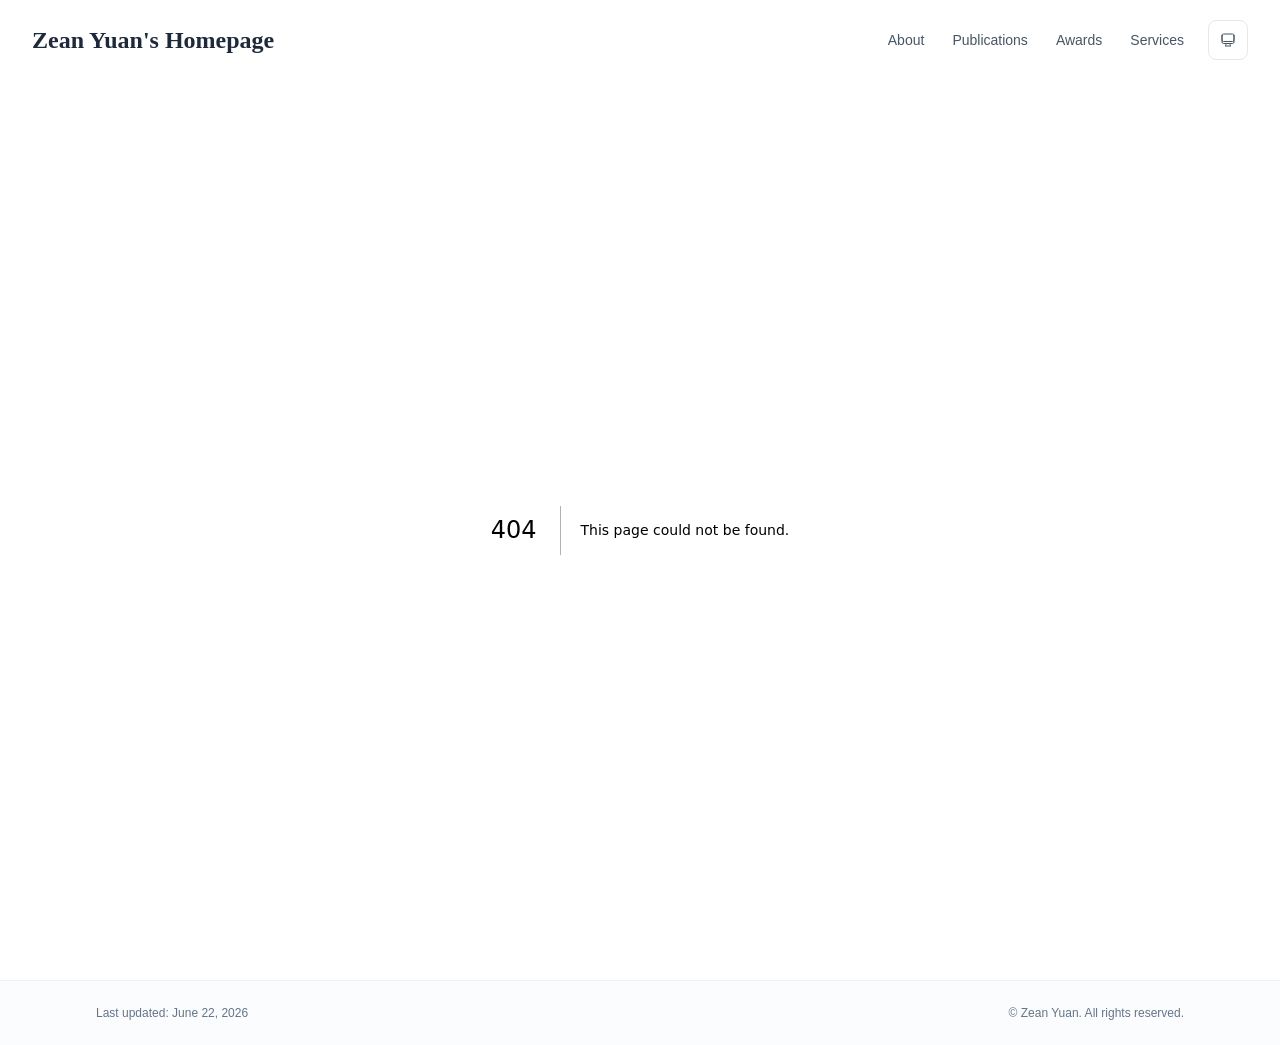
<file: 404/index.html>
<!DOCTYPE html><html lang="en" class="scroll-smooth"><head><meta charSet="utf-8"/><meta name="viewport" content="width=device-width, initial-scale=1"/><link rel="stylesheet" href="/_next/static/css/c51684ded21b706b.css" data-precedence="next"/><link rel="preload" as="script" fetchPriority="low" href="/_next/static/chunks/webpack-af78f5c2c11af041.js"/><script src="/_next/static/chunks/4bd1b696-70b6d399998de86a.js" async=""></script><script src="/_next/static/chunks/684-5aaa8290a129f299.js" async=""></script><script src="/_next/static/chunks/main-app-35674cb01717d3a2.js" async=""></script><script src="/_next/static/chunks/461-a9a5d7b05a71d978.js" async=""></script><script src="/_next/static/chunks/874-6cc630662f3664af.js" async=""></script><script src="/_next/static/chunks/291-e39730cc9327e39b.js" async=""></script><script src="/_next/static/chunks/app/layout-cff82f5dce2faf6e.js" async=""></script><meta name="robots" content="noindex"/><title>404: This page could not be found.</title><link rel="icon" href="/favicon.svg" type="image/svg+xml"/><link rel="dns-prefetch" href="https://jialeliu.com"/><link rel="preconnect" href="https://jialeliu.com" crossorigin=""/><link rel="preload" as="font" type="font/woff2" href="https://jialeliu.com/fonts/georgiab.woff2" crossorigin=""/><script>
              try {
                const theme = localStorage.getItem('theme-storage');
                const parsed = theme ? JSON.parse(theme) : null;
                const setting = parsed?.state?.theme || 'system';
                const prefersDark = typeof window !== 'undefined' && window.matchMedia && window.matchMedia('(prefers-color-scheme: dark)').matches;
                const effective = setting === 'dark' ? 'dark' : (setting === 'light' ? 'light' : (prefersDark ? 'dark' : 'light'));
                var root = document.documentElement;
                root.classList.add(effective);
                root.setAttribute('data-theme', effective);
              } catch (e) {
                var root = document.documentElement;
                root.classList.add('light');
                root.setAttribute('data-theme', 'light');
              }
            </script><script>
    try {
      const cfg = {"enabled":false,"locales":["en"],"defaultLocale":"en","mode":"fixed","fixedLocale":"en","persist":false,"switcher":false,"labels":{"en":"English"}};
      const storageKey = 'locale-storage';
      const normalize = (value) => typeof value === 'string' ? value.trim().replace('_', '-').toLowerCase() : '';
      const matchLocale = (candidate) => {
        const normalized = normalize(candidate);
        if (!normalized) return null;
        if (cfg.locales.includes(normalized)) return normalized;
        const language = normalized.split('-')[0];
        if (cfg.locales.includes(language)) return language;
        return null;
      };

      let resolved = null;

      if (!cfg.enabled) {
        resolved = cfg.defaultLocale;
      } else if (cfg.persist) {
        resolved = matchLocale(localStorage.getItem(storageKey));
      }

      if (!resolved) {
        if (cfg.mode === 'fixed') {
          resolved = cfg.fixedLocale;
        } else {
          resolved = matchLocale(navigator.language);
        }
      }

      if (!resolved) {
        resolved = cfg.defaultLocale;
      }

      const root = document.documentElement;
      root.lang = resolved;
      root.setAttribute('data-locale', resolved);

      if (cfg.persist) {
        localStorage.setItem(storageKey, resolved);
      }
    } catch (e) {
      const root = document.documentElement;
      root.lang = 'en';
      root.setAttribute('data-locale', 'en');
    }
  </script><title>Zean Yuan&#x27;s Homepage</title><meta name="description" content="Ph.D. student at Chongqing University."/><meta name="author" content="Zean Yuan"/><meta name="keywords" content="Zean Yuan,PhD,Research,Chongqing University"/><meta name="creator" content="Zean Yuan"/><meta name="publisher" content="Zean Yuan"/><meta property="og:title" content="Zean Yuan&#x27;s Homepage"/><meta property="og:description" content="Ph.D. student at Chongqing University."/><meta property="og:site_name" content="Zean Yuan&#x27;s Academic Website"/><meta property="og:locale" content="en_US"/><meta property="og:type" content="website"/><meta name="twitter:card" content="summary"/><meta name="twitter:title" content="Zean Yuan&#x27;s Homepage"/><meta name="twitter:description" content="Ph.D. student at Chongqing University."/><link rel="icon" href="/favicon.svg"/><script>document.querySelectorAll('body link[rel="icon"], body link[rel="apple-touch-icon"]').forEach(el => document.head.appendChild(el))</script><script src="/_next/static/chunks/polyfills-42372ed130431b0a.js" noModule=""></script></head><body class="font-sans antialiased"><div style="visibility:hidden"><nav class="fixed top-0 left-0 right-0 z-50" data-headlessui-state=""><div class="transition-all duration-300 ease-out bg-transparent" style="transform:translateY(-100px)"><div class="max-w-7xl mx-auto px-4 sm:px-6 lg:px-8"><div class="flex justify-between items-center h-16 lg:h-20"><div class="flex-shrink-0" tabindex="0"><a class="text-xl lg:text-2xl font-serif font-semibold text-primary hover:text-accent transition-colors duration-200" href="/">Zean Yuan&#x27;s Homepage</a></div><div class="hidden lg:block"><div class="ml-10 flex items-center space-x-3"><div class="relative flex items-baseline space-x-1"><a data-nav-href="/" class="relative px-3 py-2 text-sm font-medium rounded-lg transition-colors duration-150 text-neutral-600" href="/">About</a><a data-nav-href="/publications" class="relative px-3 py-2 text-sm font-medium rounded-lg transition-colors duration-150 text-neutral-600" href="/publications/">Publications</a><a data-nav-href="/awards" class="relative px-3 py-2 text-sm font-medium rounded-lg transition-colors duration-150 text-neutral-600" href="/awards/">Awards</a><a data-nav-href="/services" class="relative px-3 py-2 text-sm font-medium rounded-lg transition-colors duration-150 text-neutral-600" href="/services/">Services</a></div><div class="flex items-center justify-center w-10 h-10 rounded-lg border border-neutral-200 dark:border-[rgba(148,163,184,0.24)] bg-background dark:bg-neutral-800"><div class="w-4 h-4 rounded-full bg-neutral-300 animate-pulse"></div></div></div></div><div class="lg:hidden flex items-center space-x-2"><div class="flex items-center justify-center w-10 h-10 rounded-lg border border-neutral-200 dark:border-[rgba(148,163,184,0.24)] bg-background dark:bg-neutral-800"><div class="w-4 h-4 rounded-full bg-neutral-300 animate-pulse"></div></div><button class="inline-flex items-center justify-center p-2 rounded-md text-neutral-600 hover:text-primary hover:bg-neutral-100 dark:hover:bg-neutral-800 focus:outline-none focus:ring-2 focus:ring-inset focus:ring-accent transition-colors duration-200" id="headlessui-disclosure-button-«R7pdb»" type="button" aria-expanded="false" data-headlessui-state=""><span class="sr-only">Open main menu</span><div><svg xmlns="http://www.w3.org/2000/svg" fill="none" viewBox="0 0 24 24" stroke-width="1.5" stroke="currentColor" aria-hidden="true" data-slot="icon" class="block h-6 w-6"><path stroke-linecap="round" stroke-linejoin="round" d="M3.75 6.75h16.5M3.75 12h16.5m-16.5 5.25h16.5"></path></svg></div></button></div></div></div></div></nav><main class="min-h-screen pt-16 lg:pt-20"><div style="font-family:system-ui,&quot;Segoe UI&quot;,Roboto,Helvetica,Arial,sans-serif,&quot;Apple Color Emoji&quot;,&quot;Segoe UI Emoji&quot;;height:100vh;text-align:center;display:flex;flex-direction:column;align-items:center;justify-content:center"><div><style>body{color:#000;background:#fff;margin:0}.next-error-h1{border-right:1px solid rgba(0,0,0,.3)}@media (prefers-color-scheme:dark){body{color:#fff;background:#000}.next-error-h1{border-right:1px solid rgba(255,255,255,.3)}}</style><h1 class="next-error-h1" style="display:inline-block;margin:0 20px 0 0;padding:0 23px 0 0;font-size:24px;font-weight:500;vertical-align:top;line-height:49px">404</h1><div style="display:inline-block"><h2 style="font-size:14px;font-weight:400;line-height:49px;margin:0">This page could not be found.</h2></div></div></div><!--$--><!--/$--><!--$--><!--/$--></main><footer class="border-t border-neutral-200/50 bg-neutral-50/50 dark:bg-neutral-900/50 dark:border-neutral-700/50"><div class="max-w-6xl mx-auto px-4 sm:px-6 lg:px-8 py-6"><div class="flex flex-col sm:flex-row justify-between items-center gap-2"><p class="text-xs text-neutral-500">Last updated<!-- -->: <!-- -->June 22, 2026</p><p class="text-xs text-neutral-500 flex items-center">© Zean Yuan. All rights reserved.</p></div></div></footer></div><script src="/_next/static/chunks/webpack-af78f5c2c11af041.js" async=""></script><script>(self.__next_f=self.__next_f||[]).push([0])</script><script>self.__next_f.push([1,"1:\"$Sreact.fragment\"\n3:I[3719,[\"461\",\"static/chunks/461-a9a5d7b05a71d978.js\",\"874\",\"static/chunks/874-6cc630662f3664af.js\",\"291\",\"static/chunks/291-e39730cc9327e39b.js\",\"177\",\"static/chunks/app/layout-cff82f5dce2faf6e.js\"],\"ThemeProvider\"]\n4:I[310,[\"461\",\"static/chunks/461-a9a5d7b05a71d978.js\",\"874\",\"static/chunks/874-6cc630662f3664af.js\",\"291\",\"static/chunks/291-e39730cc9327e39b.js\",\"177\",\"static/chunks/app/layout-cff82f5dce2faf6e.js\"],\"LocaleProvider\"]\n5:I[4574,[\"461\",\"static/chunks/461-a9a5d7b05a71d978.js\",\"874\",\"static/chunks/874-6cc630662f3664af.js\",\"291\",\"static/chunks/291-e39730cc9327e39b.js\",\"177\",\"static/chunks/app/layout-cff82f5dce2faf6e.js\"],\"default\"]\n6:I[7555,[],\"\"]\n7:I[1295,[],\"\"]\n8:I[2548,[\"461\",\"static/chunks/461-a9a5d7b05a71d978.js\",\"874\",\"static/chunks/874-6cc630662f3664af.js\",\"291\",\"static/chunks/291-e39730cc9327e39b.js\",\"177\",\"static/chunks/app/layout-cff82f5dce2faf6e.js\"],\"default\"]\n9:I[9665,[],\"MetadataBoundary\"]\nb:I[9665,[],\"OutletBoundary\"]\ne:I[4911,[],\"AsyncMetadataOutlet\"]\n10:I[9665,[],\"ViewportBoundary\"]\n12:I[6614,[],\"\"]\n:HL[\"/_next/static/css/c51684ded21b706b.css\",\"style\"]\n2:T5c8,\n    try {\n      const cfg = {\"enabled\":false,\"locales\":[\"en\"],\"defaultLocale\":\"en\",\"mode\":\"fixed\",\"fixedLocale\":\"en\",\"persist\":false,\"switcher\":false,\"labels\":{\"en\":\"English\"}};\n      const storageKey = 'locale-storage';\n      const normalize = (value) =\u003e typeof value === 'string' ? value.trim().replace('_', '-').toLowerCase() : '';\n      const matchLocale = (candidate) =\u003e {\n        const normalized = normalize(candidate);\n        if (!normalized) return null;\n        if (cfg.locales.includes(normalized)) return normalized;\n        const language = normalized.split('-')[0];\n        if (cfg.locales.includes(language)) return language;\n        return null;\n      };\n\n      let resolved = null;\n\n      if (!cfg.enabled) {\n        resolved = cfg.defaultLocale;\n      } else if (cfg.persist) {\n        resolved = matchLocale(localStorage.getItem(storageKey));\n      }\n\n      if (!resolved) {\n        if (cfg.mode === 'f"])</script><script>self.__next_f.push([1,"ixed') {\n          resolved = cfg.fixedLocale;\n        } else {\n          resolved = matchLocale(navigator.language);\n        }\n      }\n\n      if (!resolved) {\n        resolved = cfg.defaultLocale;\n      }\n\n      const root = document.documentElement;\n      root.lang = resolved;\n      root.setAttribute('data-locale', resolved);\n\n      if (cfg.persist) {\n        localStorage.setItem(storageKey, resolved);\n      }\n    } catch (e) {\n      const root = document.documentElement;\n      root.lang = 'en';\n      root.setAttribute('data-locale', 'en');\n    }\n  "])</script><script>self.__next_f.push([1,"0:{\"P\":null,\"b\":\"IjERiFsPeH-Uxmu1m3vB1\",\"p\":\"\",\"c\":[\"\",\"_not-found\",\"\"],\"i\":false,\"f\":[[[\"\",{\"children\":[\"/_not-found\",{\"children\":[\"__PAGE__\",{}]}]},\"$undefined\",\"$undefined\",true],[\"\",[\"$\",\"$1\",\"c\",{\"children\":[[[\"$\",\"link\",\"0\",{\"rel\":\"stylesheet\",\"href\":\"/_next/static/css/c51684ded21b706b.css\",\"precedence\":\"next\",\"crossOrigin\":\"$undefined\",\"nonce\":\"$undefined\"}]],[\"$\",\"html\",null,{\"lang\":\"en\",\"className\":\"scroll-smooth\",\"suppressHydrationWarning\":true,\"children\":[[\"$\",\"head\",null,{\"children\":[[\"$\",\"link\",null,{\"rel\":\"icon\",\"href\":\"/favicon.svg\",\"type\":\"image/svg+xml\"}],[\"$\",\"link\",null,{\"rel\":\"dns-prefetch\",\"href\":\"https://jialeliu.com\"}],[\"$\",\"link\",null,{\"rel\":\"preconnect\",\"href\":\"https://jialeliu.com\",\"crossOrigin\":\"\"}],[\"$\",\"link\",null,{\"rel\":\"preload\",\"as\":\"font\",\"type\":\"font/woff2\",\"href\":\"https://jialeliu.com/fonts/georgiab.woff2\",\"crossOrigin\":\"\"}],[\"$\",\"script\",null,{\"dangerouslySetInnerHTML\":{\"__html\":\"\\n              try {\\n                const theme = localStorage.getItem('theme-storage');\\n                const parsed = theme ? JSON.parse(theme) : null;\\n                const setting = parsed?.state?.theme || 'system';\\n                const prefersDark = typeof window !== 'undefined' \u0026\u0026 window.matchMedia \u0026\u0026 window.matchMedia('(prefers-color-scheme: dark)').matches;\\n                const effective = setting === 'dark' ? 'dark' : (setting === 'light' ? 'light' : (prefersDark ? 'dark' : 'light'));\\n                var root = document.documentElement;\\n                root.classList.add(effective);\\n                root.setAttribute('data-theme', effective);\\n              } catch (e) {\\n                var root = document.documentElement;\\n                root.classList.add('light');\\n                root.setAttribute('data-theme', 'light');\\n              }\\n            \"}}],[\"$\",\"script\",null,{\"dangerouslySetInnerHTML\":{\"__html\":\"$2\"}}]]}],[\"$\",\"body\",null,{\"className\":\"font-sans antialiased\",\"children\":[\"$\",\"$L3\",null,{\"children\":[\"$\",\"$L4\",null,{\"config\":{\"enabled\":false,\"locales\":[\"en\"],\"defaultLocale\":\"en\",\"mode\":\"fixed\",\"fixedLocale\":\"en\",\"persist\":false,\"switcher\":false,\"labels\":{\"en\":\"English\"}},\"children\":[[\"$\",\"$L5\",null,{\"items\":[{\"title\":\"About\",\"type\":\"page\",\"target\":\"about\",\"href\":\"/\"},{\"title\":\"Publications\",\"type\":\"page\",\"target\":\"publications\",\"href\":\"/publications\"},{\"title\":\"Awards\",\"type\":\"page\",\"target\":\"awards\",\"href\":\"/awards\"},{\"title\":\"Services\",\"type\":\"page\",\"target\":\"services\",\"href\":\"/services\"}],\"siteTitle\":\"Zean Yuan's Homepage\",\"enableOnePageMode\":false,\"i18n\":\"$0:f:0:1:1:props:children:1:props:children:1:props:children:props:children:props:config\",\"itemsByLocale\":{\"en\":[{\"title\":\"About\",\"type\":\"page\",\"target\":\"about\",\"href\":\"/\"},{\"title\":\"Publications\",\"type\":\"page\",\"target\":\"publications\",\"href\":\"/publications\"},{\"title\":\"Awards\",\"type\":\"page\",\"target\":\"awards\",\"href\":\"/awards\"},{\"title\":\"Services\",\"type\":\"page\",\"target\":\"services\",\"href\":\"/services\"}]},\"siteTitleByLocale\":{\"en\":\"Zean Yuan's Homepage\"}}],[\"$\",\"main\",null,{\"className\":\"min-h-screen pt-16 lg:pt-20\",\"children\":[\"$\",\"$L6\",null,{\"parallelRouterKey\":\"children\",\"error\":\"$undefined\",\"errorStyles\":\"$undefined\",\"errorScripts\":\"$undefined\",\"template\":[\"$\",\"$L7\",null,{}],\"templateStyles\":\"$undefined\",\"templateScripts\":\"$undefined\",\"notFound\":[[[\"$\",\"title\",null,{\"children\":\"404: This page could not be found.\"}],[\"$\",\"div\",null,{\"style\":{\"fontFamily\":\"system-ui,\\\"Segoe UI\\\",Roboto,Helvetica,Arial,sans-serif,\\\"Apple Color Emoji\\\",\\\"Segoe UI Emoji\\\"\",\"height\":\"100vh\",\"textAlign\":\"center\",\"display\":\"flex\",\"flexDirection\":\"column\",\"alignItems\":\"center\",\"justifyContent\":\"center\"},\"children\":[\"$\",\"div\",null,{\"children\":[[\"$\",\"style\",null,{\"dangerouslySetInnerHTML\":{\"__html\":\"body{color:#000;background:#fff;margin:0}.next-error-h1{border-right:1px solid rgba(0,0,0,.3)}@media (prefers-color-scheme:dark){body{color:#fff;background:#000}.next-error-h1{border-right:1px solid rgba(255,255,255,.3)}}\"}}],[\"$\",\"h1\",null,{\"className\":\"next-error-h1\",\"style\":{\"display\":\"inline-block\",\"margin\":\"0 20px 0 0\",\"padding\":\"0 23px 0 0\",\"fontSize\":24,\"fontWeight\":500,\"verticalAlign\":\"top\",\"lineHeight\":\"49px\"},\"children\":404}],[\"$\",\"div\",null,{\"style\":{\"display\":\"inline-block\"},\"children\":[\"$\",\"h2\",null,{\"style\":{\"fontSize\":14,\"fontWeight\":400,\"lineHeight\":\"49px\",\"margin\":0},\"children\":\"This page could not be found.\"}]}]]}]}]],[]],\"forbidden\":\"$undefined\",\"unauthorized\":\"$undefined\"}]}],[\"$\",\"$L8\",null,{\"lastUpdated\":\"June 22, 2026\",\"lastUpdatedByLocale\":{\"en\":\"June 22, 2026\"},\"defaultLocale\":\"en\"}]]}]}]}]]}]]}],{\"children\":[\"/_not-found\",[\"$\",\"$1\",\"c\",{\"children\":[null,[\"$\",\"$L6\",null,{\"parallelRouterKey\":\"children\",\"error\":\"$undefined\",\"errorStyles\":\"$undefined\",\"errorScripts\":\"$undefined\",\"template\":[\"$\",\"$L7\",null,{}],\"templateStyles\":\"$undefined\",\"templateScripts\":\"$undefined\",\"notFound\":\"$undefined\",\"forbidden\":\"$undefined\",\"unauthorized\":\"$undefined\"}]]}],{\"children\":[\"__PAGE__\",[\"$\",\"$1\",\"c\",{\"children\":[[[\"$\",\"title\",null,{\"children\":\"404: This page could not be found.\"}],[\"$\",\"div\",null,{\"style\":\"$0:f:0:1:1:props:children:1:props:children:1:props:children:props:children:props:children:1:props:children:props:notFound:0:1:props:style\",\"children\":[\"$\",\"div\",null,{\"children\":[[\"$\",\"style\",null,{\"dangerouslySetInnerHTML\":{\"__html\":\"body{color:#000;background:#fff;margin:0}.next-error-h1{border-right:1px solid rgba(0,0,0,.3)}@media (prefers-color-scheme:dark){body{color:#fff;background:#000}.next-error-h1{border-right:1px solid rgba(255,255,255,.3)}}\"}}],[\"$\",\"h1\",null,{\"className\":\"next-error-h1\",\"style\":\"$0:f:0:1:1:props:children:1:props:children:1:props:children:props:children:props:children:1:props:children:props:notFound:0:1:props:children:props:children:1:props:style\",\"children\":404}],[\"$\",\"div\",null,{\"style\":\"$0:f:0:1:1:props:children:1:props:children:1:props:children:props:children:props:children:1:props:children:props:notFound:0:1:props:children:props:children:2:props:style\",\"children\":[\"$\",\"h2\",null,{\"style\":\"$0:f:0:1:1:props:children:1:props:children:1:props:children:props:children:props:children:1:props:children:props:notFound:0:1:props:children:props:children:2:props:children:props:style\",\"children\":\"This page could not be found.\"}]}]]}]}]],[\"$\",\"$L9\",null,{\"children\":\"$La\"}],null,[\"$\",\"$Lb\",null,{\"children\":[\"$Lc\",\"$Ld\",[\"$\",\"$Le\",null,{\"promise\":\"$@f\"}]]}]]}],{},null,false]},null,false]},null,false],[\"$\",\"$1\",\"h\",{\"children\":[[\"$\",\"meta\",null,{\"name\":\"robots\",\"content\":\"noindex\"}],[\"$\",\"$1\",\"1axx3CzQ6MV_2NpzNqR2-\",{\"children\":[[\"$\",\"$L10\",null,{\"children\":\"$L11\"}],null]}],null]}],false]],\"m\":\"$undefined\",\"G\":[\"$12\",\"$undefined\"],\"s\":false,\"S\":true}\n"])</script><script>self.__next_f.push([1,"13:\"$Sreact.suspense\"\n14:I[4911,[],\"AsyncMetadata\"]\na:[\"$\",\"$13\",null,{\"fallback\":null,\"children\":[\"$\",\"$L14\",null,{\"promise\":\"$@15\"}]}]\n"])</script><script>self.__next_f.push([1,"d:null\n"])</script><script>self.__next_f.push([1,"11:[[\"$\",\"meta\",\"0\",{\"charSet\":\"utf-8\"}],[\"$\",\"meta\",\"1\",{\"name\":\"viewport\",\"content\":\"width=device-width, initial-scale=1\"}]]\nc:null\n"])</script><script>self.__next_f.push([1,"15:{\"metadata\":[[\"$\",\"title\",\"0\",{\"children\":\"Zean Yuan's Homepage\"}],[\"$\",\"meta\",\"1\",{\"name\":\"description\",\"content\":\"Ph.D. student at Chongqing University.\"}],[\"$\",\"meta\",\"2\",{\"name\":\"author\",\"content\":\"Zean Yuan\"}],[\"$\",\"meta\",\"3\",{\"name\":\"keywords\",\"content\":\"Zean Yuan,PhD,Research,Chongqing University\"}],[\"$\",\"meta\",\"4\",{\"name\":\"creator\",\"content\":\"Zean Yuan\"}],[\"$\",\"meta\",\"5\",{\"name\":\"publisher\",\"content\":\"Zean Yuan\"}],[\"$\",\"meta\",\"6\",{\"property\":\"og:title\",\"content\":\"Zean Yuan's Homepage\"}],[\"$\",\"meta\",\"7\",{\"property\":\"og:description\",\"content\":\"Ph.D. student at Chongqing University.\"}],[\"$\",\"meta\",\"8\",{\"property\":\"og:site_name\",\"content\":\"Zean Yuan's Academic Website\"}],[\"$\",\"meta\",\"9\",{\"property\":\"og:locale\",\"content\":\"en_US\"}],[\"$\",\"meta\",\"10\",{\"property\":\"og:type\",\"content\":\"website\"}],[\"$\",\"meta\",\"11\",{\"name\":\"twitter:card\",\"content\":\"summary\"}],[\"$\",\"meta\",\"12\",{\"name\":\"twitter:title\",\"content\":\"Zean Yuan's Homepage\"}],[\"$\",\"meta\",\"13\",{\"name\":\"twitter:description\",\"content\":\"Ph.D. student at Chongqing University.\"}],[\"$\",\"link\",\"14\",{\"rel\":\"icon\",\"href\":\"/favicon.svg\"}]],\"error\":null,\"digest\":\"$undefined\"}\nf:{\"metadata\":\"$15:metadata\",\"error\":null,\"digest\":\"$undefined\"}\n"])</script></body></html>
</file>
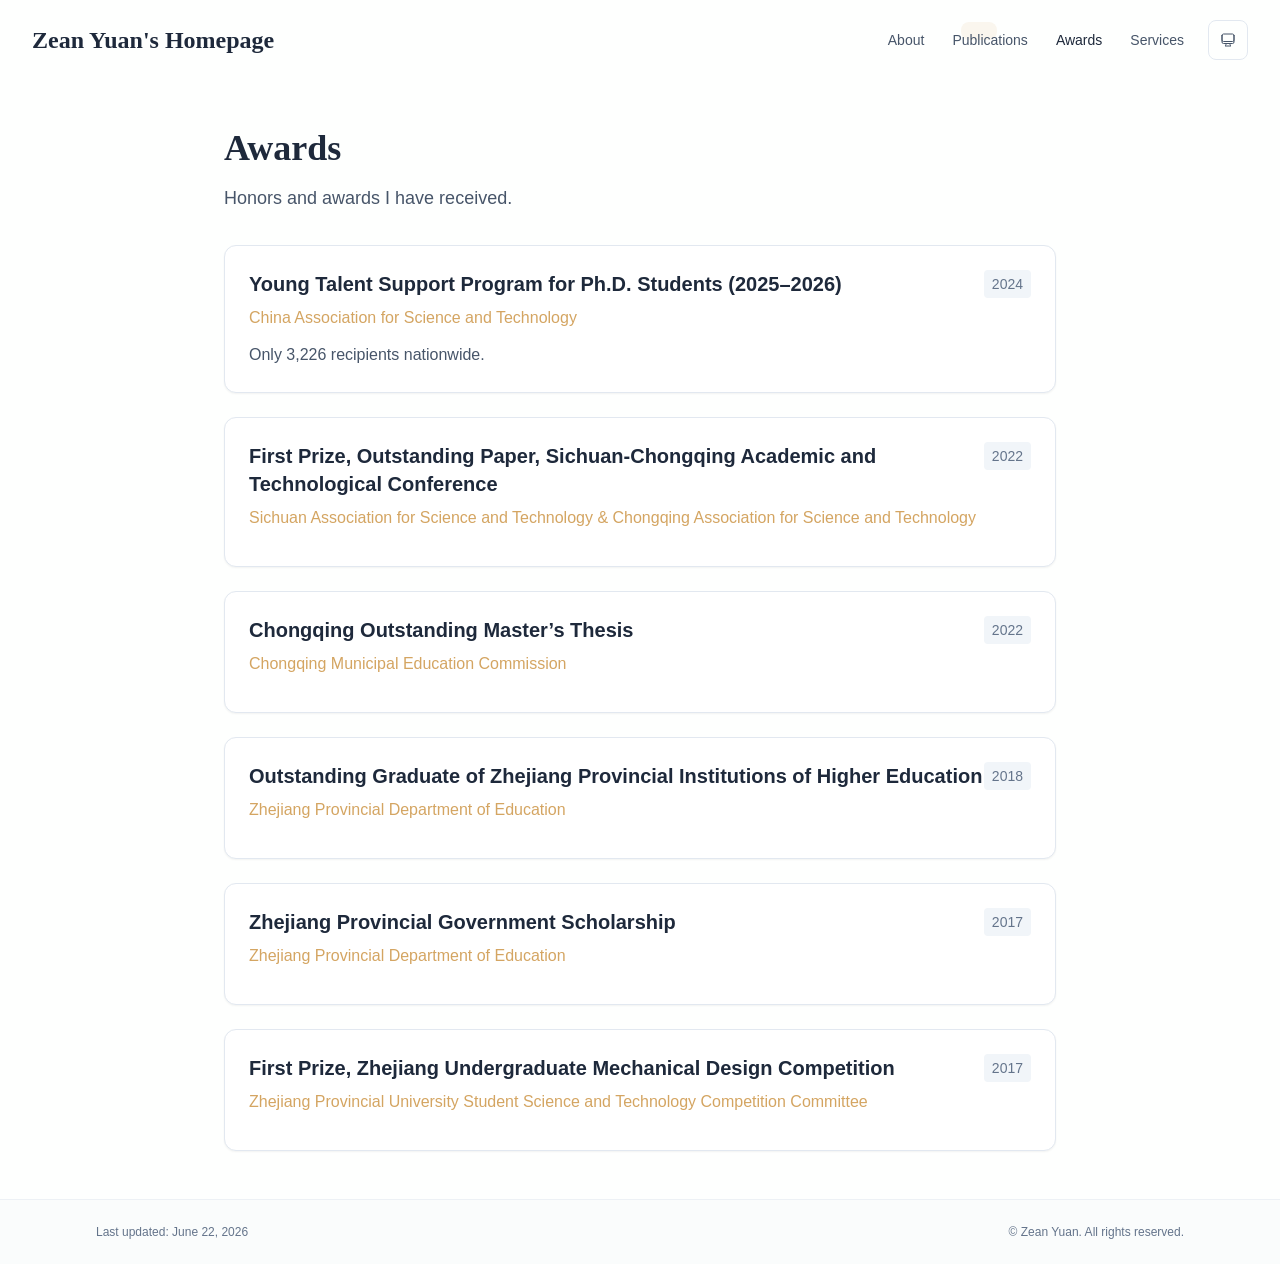
<file: awards/index.html>
<!DOCTYPE html><html lang="en" class="scroll-smooth"><head><meta charSet="utf-8"/><meta name="viewport" content="width=device-width, initial-scale=1"/><link rel="stylesheet" href="/_next/static/css/c51684ded21b706b.css" data-precedence="next"/><link rel="preload" as="script" fetchPriority="low" href="/_next/static/chunks/webpack-af78f5c2c11af041.js"/><script src="/_next/static/chunks/4bd1b696-70b6d399998de86a.js" async=""></script><script src="/_next/static/chunks/684-5aaa8290a129f299.js" async=""></script><script src="/_next/static/chunks/main-app-35674cb01717d3a2.js" async=""></script><script src="/_next/static/chunks/461-a9a5d7b05a71d978.js" async=""></script><script src="/_next/static/chunks/874-6cc630662f3664af.js" async=""></script><script src="/_next/static/chunks/291-e39730cc9327e39b.js" async=""></script><script src="/_next/static/chunks/app/layout-cff82f5dce2faf6e.js" async=""></script><script src="/_next/static/chunks/873-6d5dea4355fe7ef1.js" async=""></script><script src="/_next/static/chunks/748-1445aac8bf577eed.js" async=""></script><script src="/_next/static/chunks/app/%5Bslug%5D/page-54cfdedae635586b.js" async=""></script><link rel="icon" href="/favicon.svg" type="image/svg+xml"/><link rel="dns-prefetch" href="https://jialeliu.com"/><link rel="preconnect" href="https://jialeliu.com" crossorigin=""/><link rel="preload" as="font" type="font/woff2" href="https://jialeliu.com/fonts/georgiab.woff2" crossorigin=""/><script>
              try {
                const theme = localStorage.getItem('theme-storage');
                const parsed = theme ? JSON.parse(theme) : null;
                const setting = parsed?.state?.theme || 'system';
                const prefersDark = typeof window !== 'undefined' && window.matchMedia && window.matchMedia('(prefers-color-scheme: dark)').matches;
                const effective = setting === 'dark' ? 'dark' : (setting === 'light' ? 'light' : (prefersDark ? 'dark' : 'light'));
                var root = document.documentElement;
                root.classList.add(effective);
                root.setAttribute('data-theme', effective);
              } catch (e) {
                var root = document.documentElement;
                root.classList.add('light');
                root.setAttribute('data-theme', 'light');
              }
            </script><script>
    try {
      const cfg = {"enabled":false,"locales":["en"],"defaultLocale":"en","mode":"fixed","fixedLocale":"en","persist":false,"switcher":false,"labels":{"en":"English"}};
      const storageKey = 'locale-storage';
      const normalize = (value) => typeof value === 'string' ? value.trim().replace('_', '-').toLowerCase() : '';
      const matchLocale = (candidate) => {
        const normalized = normalize(candidate);
        if (!normalized) return null;
        if (cfg.locales.includes(normalized)) return normalized;
        const language = normalized.split('-')[0];
        if (cfg.locales.includes(language)) return language;
        return null;
      };

      let resolved = null;

      if (!cfg.enabled) {
        resolved = cfg.defaultLocale;
      } else if (cfg.persist) {
        resolved = matchLocale(localStorage.getItem(storageKey));
      }

      if (!resolved) {
        if (cfg.mode === 'fixed') {
          resolved = cfg.fixedLocale;
        } else {
          resolved = matchLocale(navigator.language);
        }
      }

      if (!resolved) {
        resolved = cfg.defaultLocale;
      }

      const root = document.documentElement;
      root.lang = resolved;
      root.setAttribute('data-locale', resolved);

      if (cfg.persist) {
        localStorage.setItem(storageKey, resolved);
      }
    } catch (e) {
      const root = document.documentElement;
      root.lang = 'en';
      root.setAttribute('data-locale', 'en');
    }
  </script><title>Awards | Zean Yuan&#x27;s Homepage</title><meta name="description" content="Honors and awards I have received."/><meta name="author" content="Zean Yuan"/><meta name="keywords" content="Zean Yuan,PhD,Research,Chongqing University"/><meta name="creator" content="Zean Yuan"/><meta name="publisher" content="Zean Yuan"/><meta property="og:title" content="Zean Yuan&#x27;s Homepage"/><meta property="og:description" content="Ph.D. student at Chongqing University."/><meta property="og:site_name" content="Zean Yuan&#x27;s Academic Website"/><meta property="og:locale" content="en_US"/><meta property="og:type" content="website"/><meta name="twitter:card" content="summary"/><meta name="twitter:title" content="Zean Yuan&#x27;s Homepage"/><meta name="twitter:description" content="Ph.D. student at Chongqing University."/><link rel="icon" href="/favicon.svg"/><script>document.querySelectorAll('body link[rel="icon"], body link[rel="apple-touch-icon"]').forEach(el => document.head.appendChild(el))</script><script src="/_next/static/chunks/polyfills-42372ed130431b0a.js" noModule=""></script></head><body class="font-sans antialiased"><div style="visibility:hidden"><nav class="fixed top-0 left-0 right-0 z-50" data-headlessui-state=""><div class="transition-all duration-300 ease-out bg-transparent" style="transform:translateY(-100px)"><div class="max-w-7xl mx-auto px-4 sm:px-6 lg:px-8"><div class="flex justify-between items-center h-16 lg:h-20"><div class="flex-shrink-0" tabindex="0"><a class="text-xl lg:text-2xl font-serif font-semibold text-primary hover:text-accent transition-colors duration-200" href="/">Zean Yuan&#x27;s Homepage</a></div><div class="hidden lg:block"><div class="ml-10 flex items-center space-x-3"><div class="relative flex items-baseline space-x-1"><a data-nav-href="/" class="relative px-3 py-2 text-sm font-medium rounded-lg transition-colors duration-150 text-neutral-600" href="/">About</a><a data-nav-href="/publications" class="relative px-3 py-2 text-sm font-medium rounded-lg transition-colors duration-150 text-neutral-600" href="/publications/">Publications</a><a data-nav-href="/awards" class="relative px-3 py-2 text-sm font-medium rounded-lg transition-colors duration-150 text-primary" href="/awards/">Awards</a><a data-nav-href="/services" class="relative px-3 py-2 text-sm font-medium rounded-lg transition-colors duration-150 text-neutral-600" href="/services/">Services</a></div><div class="flex items-center justify-center w-10 h-10 rounded-lg border border-neutral-200 dark:border-[rgba(148,163,184,0.24)] bg-background dark:bg-neutral-800"><div class="w-4 h-4 rounded-full bg-neutral-300 animate-pulse"></div></div></div></div><div class="lg:hidden flex items-center space-x-2"><div class="flex items-center justify-center w-10 h-10 rounded-lg border border-neutral-200 dark:border-[rgba(148,163,184,0.24)] bg-background dark:bg-neutral-800"><div class="w-4 h-4 rounded-full bg-neutral-300 animate-pulse"></div></div><button class="inline-flex items-center justify-center p-2 rounded-md text-neutral-600 hover:text-primary hover:bg-neutral-100 dark:hover:bg-neutral-800 focus:outline-none focus:ring-2 focus:ring-inset focus:ring-accent transition-colors duration-200" id="headlessui-disclosure-button-«R7pdb»" type="button" aria-expanded="false" data-headlessui-state=""><span class="sr-only">Open main menu</span><div><svg xmlns="http://www.w3.org/2000/svg" fill="none" viewBox="0 0 24 24" stroke-width="1.5" stroke="currentColor" aria-hidden="true" data-slot="icon" class="block h-6 w-6"><path stroke-linecap="round" stroke-linejoin="round" d="M3.75 6.75h16.5M3.75 12h16.5m-16.5 5.25h16.5"></path></svg></div></button></div></div></div></div></nav><main class="min-h-screen pt-16 lg:pt-20"><div class="max-w-4xl mx-auto px-4 sm:px-6 lg:px-8 py-12"><div style="opacity:0;transform:translateY(20px)"><div class="mb-8"><h1 class="text-4xl font-serif font-bold text-primary mb-4">Awards</h1><div class="text-lg text-neutral-600 dark:text-neutral-500 max-w-2xl leading-relaxed"><p class="mb-3 last:mb-0">Honors and awards I have received.</p></div></div><div class="grid gap-6"><div class="bg-white dark:bg-neutral-900 p-6 rounded-xl shadow-sm border border-neutral-200 dark:border-neutral-800 hover:shadow-lg transition-all duration-200 hover:scale-[1.01]" style="opacity:0;transform:translateY(20px)"><div class="flex justify-between items-start mb-2"><h3 class="text-xl font-semibold text-primary">Young Talent Support Program for Ph.D. Students (2025–2026)</h3><span class="text-sm text-neutral-500 font-medium bg-neutral-100 dark:bg-neutral-800 px-2 py-1 rounded">2024</span></div><p class="text-base text-accent font-medium mb-3">China Association for Science and Technology</p><div class="text-base text-neutral-600 dark:text-neutral-500 leading-relaxed"><p class="mb-3 last:mb-0">Only 3,226 recipients nationwide.</p></div></div><div class="bg-white dark:bg-neutral-900 p-6 rounded-xl shadow-sm border border-neutral-200 dark:border-neutral-800 hover:shadow-lg transition-all duration-200 hover:scale-[1.01]" style="opacity:0;transform:translateY(20px)"><div class="flex justify-between items-start mb-2"><h3 class="text-xl font-semibold text-primary">First Prize, Outstanding Paper, Sichuan-Chongqing Academic and Technological Conference</h3><span class="text-sm text-neutral-500 font-medium bg-neutral-100 dark:bg-neutral-800 px-2 py-1 rounded">2022</span></div><p class="text-base text-accent font-medium mb-3">Sichuan Association for Science and Technology &amp; Chongqing Association for Science and Technology</p></div><div class="bg-white dark:bg-neutral-900 p-6 rounded-xl shadow-sm border border-neutral-200 dark:border-neutral-800 hover:shadow-lg transition-all duration-200 hover:scale-[1.01]" style="opacity:0;transform:translateY(20px)"><div class="flex justify-between items-start mb-2"><h3 class="text-xl font-semibold text-primary">Chongqing Outstanding Master’s Thesis</h3><span class="text-sm text-neutral-500 font-medium bg-neutral-100 dark:bg-neutral-800 px-2 py-1 rounded">2022</span></div><p class="text-base text-accent font-medium mb-3">Chongqing Municipal Education Commission</p></div><div class="bg-white dark:bg-neutral-900 p-6 rounded-xl shadow-sm border border-neutral-200 dark:border-neutral-800 hover:shadow-lg transition-all duration-200 hover:scale-[1.01]" style="opacity:0;transform:translateY(20px)"><div class="flex justify-between items-start mb-2"><h3 class="text-xl font-semibold text-primary">Outstanding Graduate of Zhejiang Provincial Institutions of Higher Education</h3><span class="text-sm text-neutral-500 font-medium bg-neutral-100 dark:bg-neutral-800 px-2 py-1 rounded">2018</span></div><p class="text-base text-accent font-medium mb-3">Zhejiang Provincial Department of Education</p></div><div class="bg-white dark:bg-neutral-900 p-6 rounded-xl shadow-sm border border-neutral-200 dark:border-neutral-800 hover:shadow-lg transition-all duration-200 hover:scale-[1.01]" style="opacity:0;transform:translateY(20px)"><div class="flex justify-between items-start mb-2"><h3 class="text-xl font-semibold text-primary">Zhejiang Provincial Government Scholarship</h3><span class="text-sm text-neutral-500 font-medium bg-neutral-100 dark:bg-neutral-800 px-2 py-1 rounded">2017</span></div><p class="text-base text-accent font-medium mb-3">Zhejiang Provincial Department of Education</p></div><div class="bg-white dark:bg-neutral-900 p-6 rounded-xl shadow-sm border border-neutral-200 dark:border-neutral-800 hover:shadow-lg transition-all duration-200 hover:scale-[1.01]" style="opacity:0;transform:translateY(20px)"><div class="flex justify-between items-start mb-2"><h3 class="text-xl font-semibold text-primary">First Prize, Zhejiang Undergraduate Mechanical Design Competition</h3><span class="text-sm text-neutral-500 font-medium bg-neutral-100 dark:bg-neutral-800 px-2 py-1 rounded">2017</span></div><p class="text-base text-accent font-medium mb-3">Zhejiang Provincial University Student Science and Technology Competition Committee</p></div></div></div></div><!--$--><!--/$--><!--$--><!--/$--></main><footer class="border-t border-neutral-200/50 bg-neutral-50/50 dark:bg-neutral-900/50 dark:border-neutral-700/50"><div class="max-w-6xl mx-auto px-4 sm:px-6 lg:px-8 py-6"><div class="flex flex-col sm:flex-row justify-between items-center gap-2"><p class="text-xs text-neutral-500">Last updated<!-- -->: <!-- -->June 22, 2026</p><p class="text-xs text-neutral-500 flex items-center">© Zean Yuan. All rights reserved.</p></div></div></footer></div><script src="/_next/static/chunks/webpack-af78f5c2c11af041.js" async=""></script><script>(self.__next_f=self.__next_f||[]).push([0])</script><script>self.__next_f.push([1,"1:\"$Sreact.fragment\"\n3:I[3719,[\"461\",\"static/chunks/461-a9a5d7b05a71d978.js\",\"874\",\"static/chunks/874-6cc630662f3664af.js\",\"291\",\"static/chunks/291-e39730cc9327e39b.js\",\"177\",\"static/chunks/app/layout-cff82f5dce2faf6e.js\"],\"ThemeProvider\"]\n4:I[310,[\"461\",\"static/chunks/461-a9a5d7b05a71d978.js\",\"874\",\"static/chunks/874-6cc630662f3664af.js\",\"291\",\"static/chunks/291-e39730cc9327e39b.js\",\"177\",\"static/chunks/app/layout-cff82f5dce2faf6e.js\"],\"LocaleProvider\"]\n5:I[4574,[\"461\",\"static/chunks/461-a9a5d7b05a71d978.js\",\"874\",\"static/chunks/874-6cc630662f3664af.js\",\"291\",\"static/chunks/291-e39730cc9327e39b.js\",\"177\",\"static/chunks/app/layout-cff82f5dce2faf6e.js\"],\"default\"]\n6:I[7555,[],\"\"]\n7:I[1295,[],\"\"]\n8:I[2548,[\"461\",\"static/chunks/461-a9a5d7b05a71d978.js\",\"874\",\"static/chunks/874-6cc630662f3664af.js\",\"291\",\"static/chunks/291-e39730cc9327e39b.js\",\"177\",\"static/chunks/app/layout-cff82f5dce2faf6e.js\"],\"default\"]\na:I[9665,[],\"MetadataBoundary\"]\nc:I[9665,[],\"OutletBoundary\"]\nf:I[4911,[],\"AsyncMetadataOutlet\"]\n11:I[9665,[],\"ViewportBoundary\"]\n13:I[6614,[],\"\"]\n:HL[\"/_next/static/css/c51684ded21b706b.css\",\"style\"]\n2:T5c8,\n    try {\n      const cfg = {\"enabled\":false,\"locales\":[\"en\"],\"defaultLocale\":\"en\",\"mode\":\"fixed\",\"fixedLocale\":\"en\",\"persist\":false,\"switcher\":false,\"labels\":{\"en\":\"English\"}};\n      const storageKey = 'locale-storage';\n      const normalize = (value) =\u003e typeof value === 'string' ? value.trim().replace('_', '-').toLowerCase() : '';\n      const matchLocale = (candidate) =\u003e {\n        const normalized = normalize(candidate);\n        if (!normalized) return null;\n        if (cfg.locales.includes(normalized)) return normalized;\n        const language = normalized.split('-')[0];\n        if (cfg.locales.includes(language)) return language;\n        return null;\n      };\n\n      let resolved = null;\n\n      if (!cfg.enabled) {\n        resolved = cfg.defaultLocale;\n      } else if (cfg.persist) {\n        resolved = matchLocale(localStorage.getItem(storageKey));\n      }\n\n      if (!resolved) {\n        if (cfg.mode === 'f"])</script><script>self.__next_f.push([1,"ixed') {\n          resolved = cfg.fixedLocale;\n        } else {\n          resolved = matchLocale(navigator.language);\n        }\n      }\n\n      if (!resolved) {\n        resolved = cfg.defaultLocale;\n      }\n\n      const root = document.documentElement;\n      root.lang = resolved;\n      root.setAttribute('data-locale', resolved);\n\n      if (cfg.persist) {\n        localStorage.setItem(storageKey, resolved);\n      }\n    } catch (e) {\n      const root = document.documentElement;\n      root.lang = 'en';\n      root.setAttribute('data-locale', 'en');\n    }\n  "])</script><script>self.__next_f.push([1,"0:{\"P\":null,\"b\":\"IjERiFsPeH-Uxmu1m3vB1\",\"p\":\"\",\"c\":[\"\",\"awards\",\"\"],\"i\":false,\"f\":[[[\"\",{\"children\":[[\"slug\",\"awards\",\"d\"],{\"children\":[\"__PAGE__\",{}]}]},\"$undefined\",\"$undefined\",true],[\"\",[\"$\",\"$1\",\"c\",{\"children\":[[[\"$\",\"link\",\"0\",{\"rel\":\"stylesheet\",\"href\":\"/_next/static/css/c51684ded21b706b.css\",\"precedence\":\"next\",\"crossOrigin\":\"$undefined\",\"nonce\":\"$undefined\"}]],[\"$\",\"html\",null,{\"lang\":\"en\",\"className\":\"scroll-smooth\",\"suppressHydrationWarning\":true,\"children\":[[\"$\",\"head\",null,{\"children\":[[\"$\",\"link\",null,{\"rel\":\"icon\",\"href\":\"/favicon.svg\",\"type\":\"image/svg+xml\"}],[\"$\",\"link\",null,{\"rel\":\"dns-prefetch\",\"href\":\"https://jialeliu.com\"}],[\"$\",\"link\",null,{\"rel\":\"preconnect\",\"href\":\"https://jialeliu.com\",\"crossOrigin\":\"\"}],[\"$\",\"link\",null,{\"rel\":\"preload\",\"as\":\"font\",\"type\":\"font/woff2\",\"href\":\"https://jialeliu.com/fonts/georgiab.woff2\",\"crossOrigin\":\"\"}],[\"$\",\"script\",null,{\"dangerouslySetInnerHTML\":{\"__html\":\"\\n              try {\\n                const theme = localStorage.getItem('theme-storage');\\n                const parsed = theme ? JSON.parse(theme) : null;\\n                const setting = parsed?.state?.theme || 'system';\\n                const prefersDark = typeof window !== 'undefined' \u0026\u0026 window.matchMedia \u0026\u0026 window.matchMedia('(prefers-color-scheme: dark)').matches;\\n                const effective = setting === 'dark' ? 'dark' : (setting === 'light' ? 'light' : (prefersDark ? 'dark' : 'light'));\\n                var root = document.documentElement;\\n                root.classList.add(effective);\\n                root.setAttribute('data-theme', effective);\\n              } catch (e) {\\n                var root = document.documentElement;\\n                root.classList.add('light');\\n                root.setAttribute('data-theme', 'light');\\n              }\\n            \"}}],[\"$\",\"script\",null,{\"dangerouslySetInnerHTML\":{\"__html\":\"$2\"}}]]}],[\"$\",\"body\",null,{\"className\":\"font-sans antialiased\",\"children\":[\"$\",\"$L3\",null,{\"children\":[\"$\",\"$L4\",null,{\"config\":{\"enabled\":false,\"locales\":[\"en\"],\"defaultLocale\":\"en\",\"mode\":\"fixed\",\"fixedLocale\":\"en\",\"persist\":false,\"switcher\":false,\"labels\":{\"en\":\"English\"}},\"children\":[[\"$\",\"$L5\",null,{\"items\":[{\"title\":\"About\",\"type\":\"page\",\"target\":\"about\",\"href\":\"/\"},{\"title\":\"Publications\",\"type\":\"page\",\"target\":\"publications\",\"href\":\"/publications\"},{\"title\":\"Awards\",\"type\":\"page\",\"target\":\"awards\",\"href\":\"/awards\"},{\"title\":\"Services\",\"type\":\"page\",\"target\":\"services\",\"href\":\"/services\"}],\"siteTitle\":\"Zean Yuan's Homepage\",\"enableOnePageMode\":false,\"i18n\":\"$0:f:0:1:1:props:children:1:props:children:1:props:children:props:children:props:config\",\"itemsByLocale\":{\"en\":[{\"title\":\"About\",\"type\":\"page\",\"target\":\"about\",\"href\":\"/\"},{\"title\":\"Publications\",\"type\":\"page\",\"target\":\"publications\",\"href\":\"/publications\"},{\"title\":\"Awards\",\"type\":\"page\",\"target\":\"awards\",\"href\":\"/awards\"},{\"title\":\"Services\",\"type\":\"page\",\"target\":\"services\",\"href\":\"/services\"}]},\"siteTitleByLocale\":{\"en\":\"Zean Yuan's Homepage\"}}],[\"$\",\"main\",null,{\"className\":\"min-h-screen pt-16 lg:pt-20\",\"children\":[\"$\",\"$L6\",null,{\"parallelRouterKey\":\"children\",\"error\":\"$undefined\",\"errorStyles\":\"$undefined\",\"errorScripts\":\"$undefined\",\"template\":[\"$\",\"$L7\",null,{}],\"templateStyles\":\"$undefined\",\"templateScripts\":\"$undefined\",\"notFound\":[[[\"$\",\"title\",null,{\"children\":\"404: This page could not be found.\"}],[\"$\",\"div\",null,{\"style\":{\"fontFamily\":\"system-ui,\\\"Segoe UI\\\",Roboto,Helvetica,Arial,sans-serif,\\\"Apple Color Emoji\\\",\\\"Segoe UI Emoji\\\"\",\"height\":\"100vh\",\"textAlign\":\"center\",\"display\":\"flex\",\"flexDirection\":\"column\",\"alignItems\":\"center\",\"justifyContent\":\"center\"},\"children\":[\"$\",\"div\",null,{\"children\":[[\"$\",\"style\",null,{\"dangerouslySetInnerHTML\":{\"__html\":\"body{color:#000;background:#fff;margin:0}.next-error-h1{border-right:1px solid rgba(0,0,0,.3)}@media (prefers-color-scheme:dark){body{color:#fff;background:#000}.next-error-h1{border-right:1px solid rgba(255,255,255,.3)}}\"}}],[\"$\",\"h1\",null,{\"className\":\"next-error-h1\",\"style\":{\"display\":\"inline-block\",\"margin\":\"0 20px 0 0\",\"padding\":\"0 23px 0 0\",\"fontSize\":24,\"fontWeight\":500,\"verticalAlign\":\"top\",\"lineHeight\":\"49px\"},\"children\":404}],[\"$\",\"div\",null,{\"style\":{\"display\":\"inline-block\"},\"children\":[\"$\",\"h2\",null,{\"style\":{\"fontSize\":14,\"fontWeight\":400,\"lineHeight\":\"49px\",\"margin\":0},\"children\":\"This page could not be found.\"}]}]]}]}]],[]],\"forbidden\":\"$undefined\",\"unauthorized\":\"$undefined\"}]}],[\"$\",\"$L8\",null,{\"lastUpdated\":\"June 22, 2026\",\"lastUpdatedByLocale\":{\"en\":\"June 22, 2026\"},\"defaultLocale\":\"en\"}]]}]}]}]]}]]}],{\"children\":[[\"slug\",\"awards\",\"d\"],[\"$\",\"$1\",\"c\",{\"children\":[null,[\"$\",\"$L6\",null,{\"parallelRouterKey\":\"children\",\"error\":\"$undefined\",\"errorStyles\":\"$undefined\",\"errorScripts\":\"$undefined\",\"template\":[\"$\",\"$L7\",null,{}],\"templateStyles\":\"$undefined\",\"templateScripts\":\"$undefined\",\"notFound\":\"$undefined\",\"forbidden\":\"$undefined\",\"unauthorized\":\"$undefined\"}]]}],{\"children\":[\"__PAGE__\",[\"$\",\"$1\",\"c\",{\"children\":[\"$L9\",[\"$\",\"$La\",null,{\"children\":\"$Lb\"}],null,[\"$\",\"$Lc\",null,{\"children\":[\"$Ld\",\"$Le\",[\"$\",\"$Lf\",null,{\"promise\":\"$@10\"}]]}]]}],{},null,false]},null,false]},null,false],[\"$\",\"$1\",\"h\",{\"children\":[null,[\"$\",\"$1\",\"-Ua9cJq_VIN60GfJGSmw5\",{\"children\":[[\"$\",\"$L11\",null,{\"children\":\"$L12\"}],null]}],null]}],false]],\"m\":\"$undefined\",\"G\":[\"$13\",\"$undefined\"],\"s\":false,\"S\":true}\n"])</script><script>self.__next_f.push([1,"14:\"$Sreact.suspense\"\n15:I[4911,[],\"AsyncMetadata\"]\n17:I[2382,[\"461\",\"static/chunks/461-a9a5d7b05a71d978.js\",\"873\",\"static/chunks/873-6d5dea4355fe7ef1.js\",\"748\",\"static/chunks/748-1445aac8bf577eed.js\",\"182\",\"static/chunks/app/%5Bslug%5D/page-54cfdedae635586b.js\"],\"default\"]\nb:[\"$\",\"$14\",null,{\"fallback\":null,\"children\":[\"$\",\"$L15\",null,{\"promise\":\"$@16\"}]}]\n9:[\"$\",\"$L17\",null,{\"dataByLocale\":{\"en\":{\"type\":\"card\",\"config\":{\"type\":\"card\",\"title\":\"Awards\",\"description\":\"Honors and awards I have received.\",\"items\":[{\"title\":\"Young Talent Support Program for Ph.D. Students (2025–2026)\",\"subtitle\":\"China Association for Science and Technology\",\"date\":\"2024\",\"content\":\"Only 3,226 recipients nationwide.\"},{\"title\":\"First Prize, Outstanding Paper, Sichuan-Chongqing Academic and Technological Conference\",\"subtitle\":\"Sichuan Association for Science and Technology \u0026 Chongqing Association for Science and Technology\",\"date\":\"2022\"},{\"title\":\"Chongqing Outstanding Master’s Thesis\",\"subtitle\":\"Chongqing Municipal Education Commission\",\"date\":\"2022\"},{\"title\":\"Outstanding Graduate of Zhejiang Provincial Institutions of Higher Education\",\"subtitle\":\"Zhejiang Provincial Department of Education\",\"date\":\"2018\"},{\"title\":\"Zhejiang Provincial Government Scholarship\",\"subtitle\":\"Zhejiang Provincial Department of Education\",\"date\":\"2017\"},{\"title\":\"First Prize, Zhejiang Undergraduate Mechanical Design Competition\",\"subtitle\":\"Zhejiang Provincial University Student Science and Technology Competition Committee\",\"date\":\"2017\"}]}}},\"defaultLocale\":\"en\"}]\n"])</script><script>self.__next_f.push([1,"e:null\n"])</script><script>self.__next_f.push([1,"12:[[\"$\",\"meta\",\"0\",{\"charSet\":\"utf-8\"}],[\"$\",\"meta\",\"1\",{\"name\":\"viewport\",\"content\":\"width=device-width, initial-scale=1\"}]]\nd:null\n"])</script><script>self.__next_f.push([1,"16:{\"metadata\":[[\"$\",\"title\",\"0\",{\"children\":\"Awards | Zean Yuan's Homepage\"}],[\"$\",\"meta\",\"1\",{\"name\":\"description\",\"content\":\"Honors and awards I have received.\"}],[\"$\",\"meta\",\"2\",{\"name\":\"author\",\"content\":\"Zean Yuan\"}],[\"$\",\"meta\",\"3\",{\"name\":\"keywords\",\"content\":\"Zean Yuan,PhD,Research,Chongqing University\"}],[\"$\",\"meta\",\"4\",{\"name\":\"creator\",\"content\":\"Zean Yuan\"}],[\"$\",\"meta\",\"5\",{\"name\":\"publisher\",\"content\":\"Zean Yuan\"}],[\"$\",\"meta\",\"6\",{\"property\":\"og:title\",\"content\":\"Zean Yuan's Homepage\"}],[\"$\",\"meta\",\"7\",{\"property\":\"og:description\",\"content\":\"Ph.D. student at Chongqing University.\"}],[\"$\",\"meta\",\"8\",{\"property\":\"og:site_name\",\"content\":\"Zean Yuan's Academic Website\"}],[\"$\",\"meta\",\"9\",{\"property\":\"og:locale\",\"content\":\"en_US\"}],[\"$\",\"meta\",\"10\",{\"property\":\"og:type\",\"content\":\"website\"}],[\"$\",\"meta\",\"11\",{\"name\":\"twitter:card\",\"content\":\"summary\"}],[\"$\",\"meta\",\"12\",{\"name\":\"twitter:title\",\"content\":\"Zean Yuan's Homepage\"}],[\"$\",\"meta\",\"13\",{\"name\":\"twitter:description\",\"content\":\"Ph.D. student at Chongqing University.\"}],[\"$\",\"link\",\"14\",{\"rel\":\"icon\",\"href\":\"/favicon.svg\"}]],\"error\":null,\"digest\":\"$undefined\"}\n10:{\"metadata\":\"$16:metadata\",\"error\":null,\"digest\":\"$undefined\"}\n"])</script></body></html>
</file>
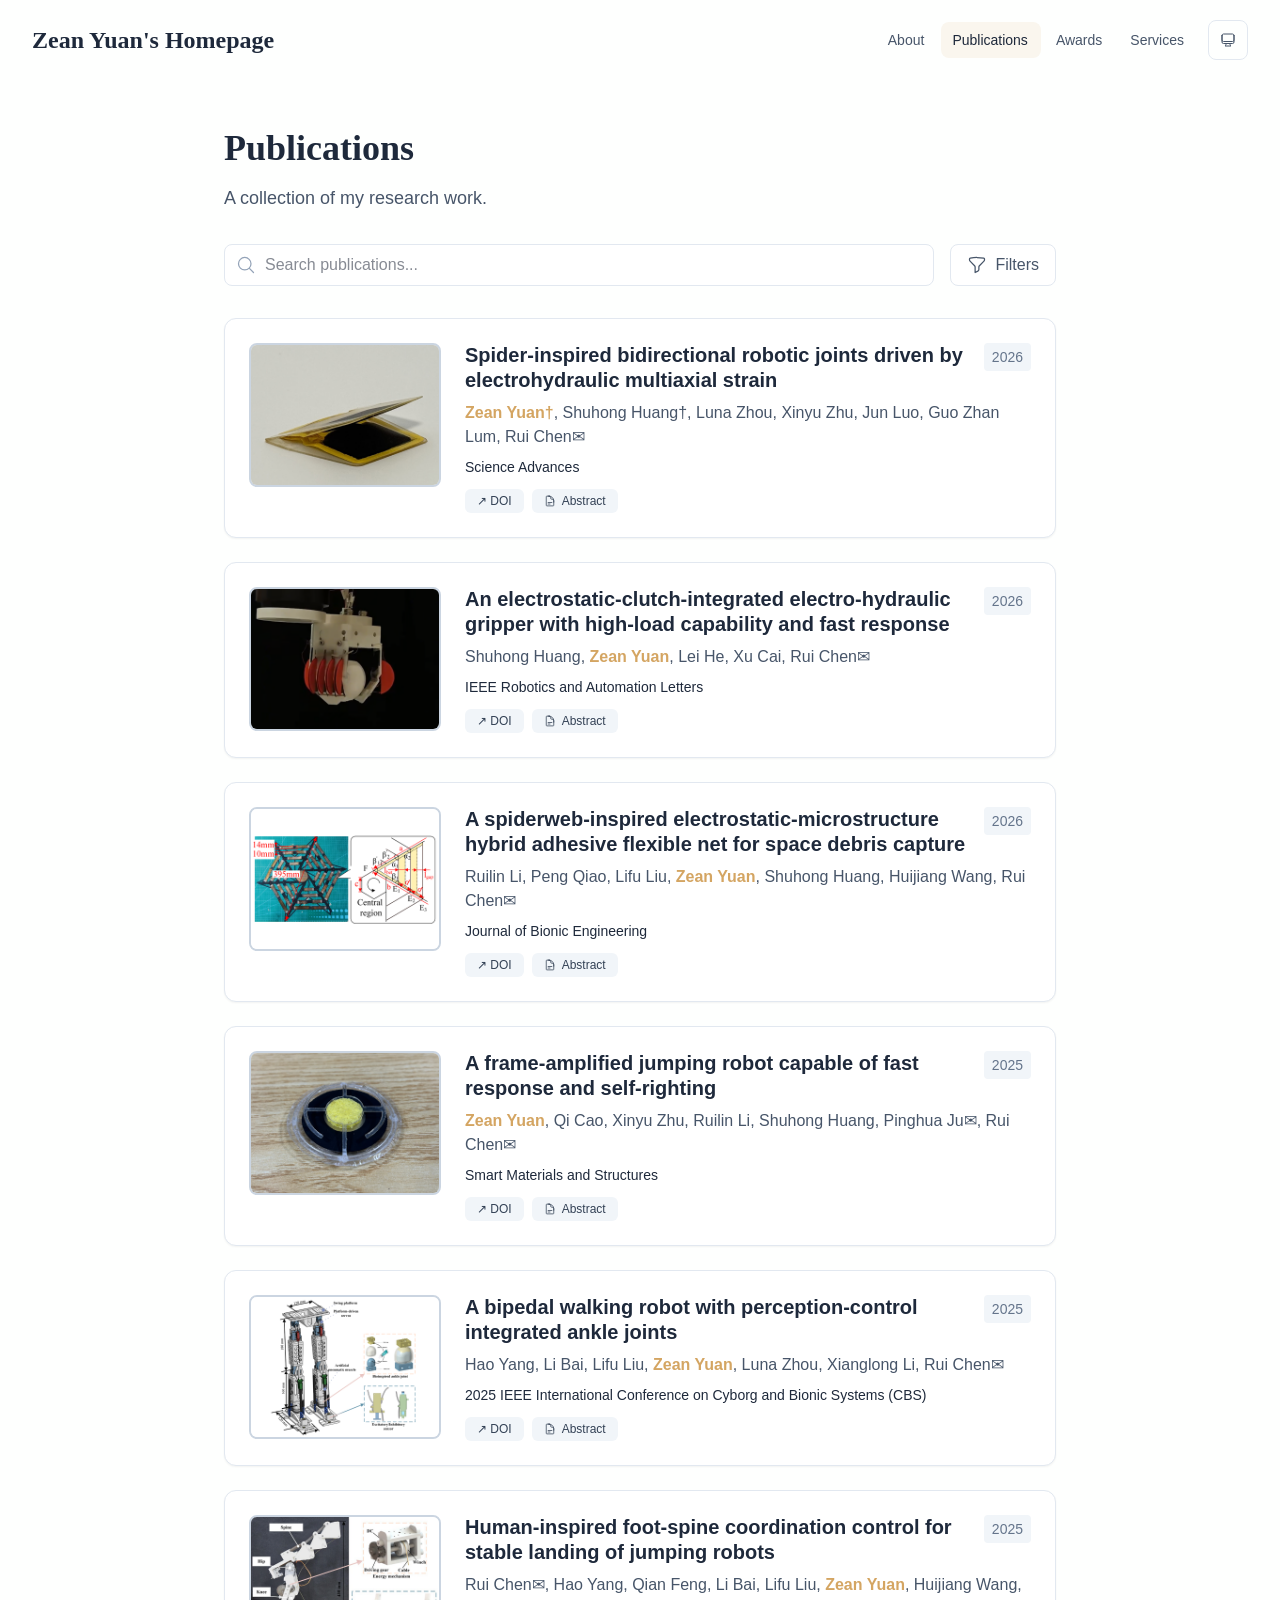
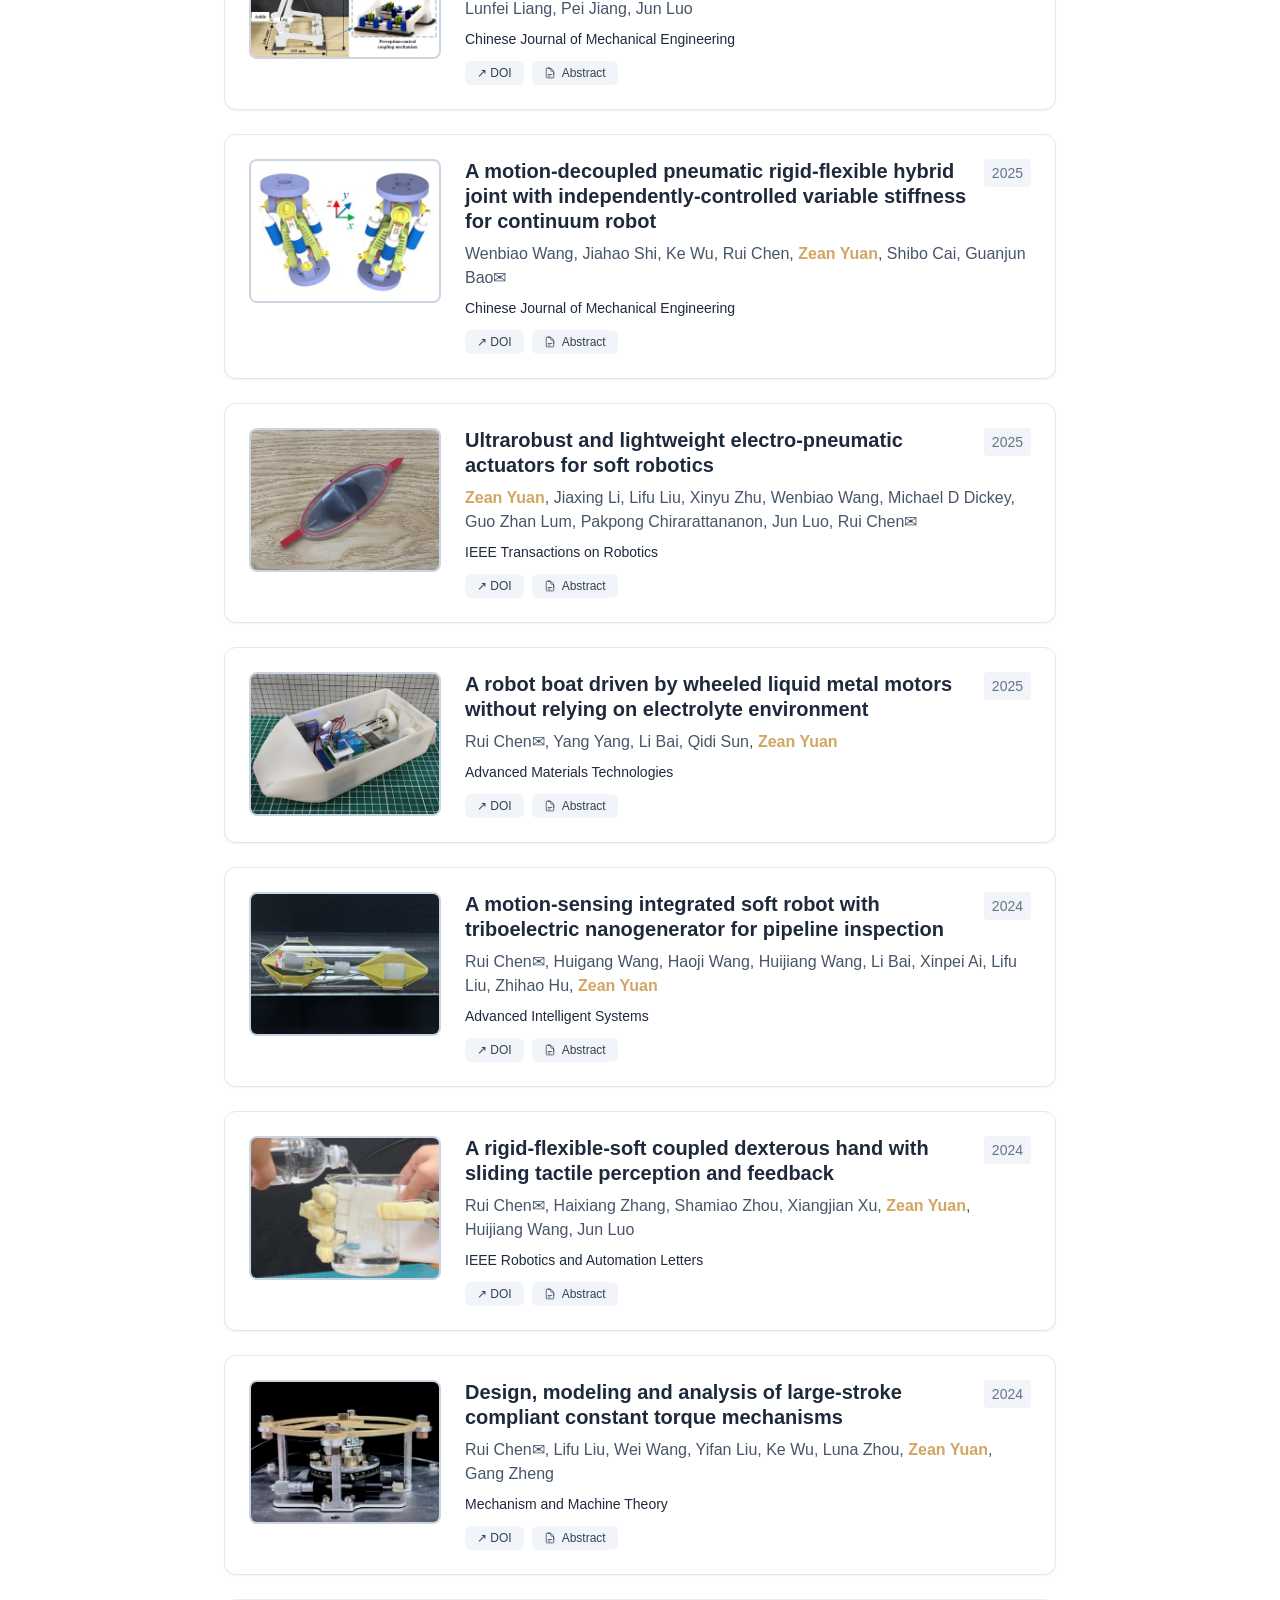
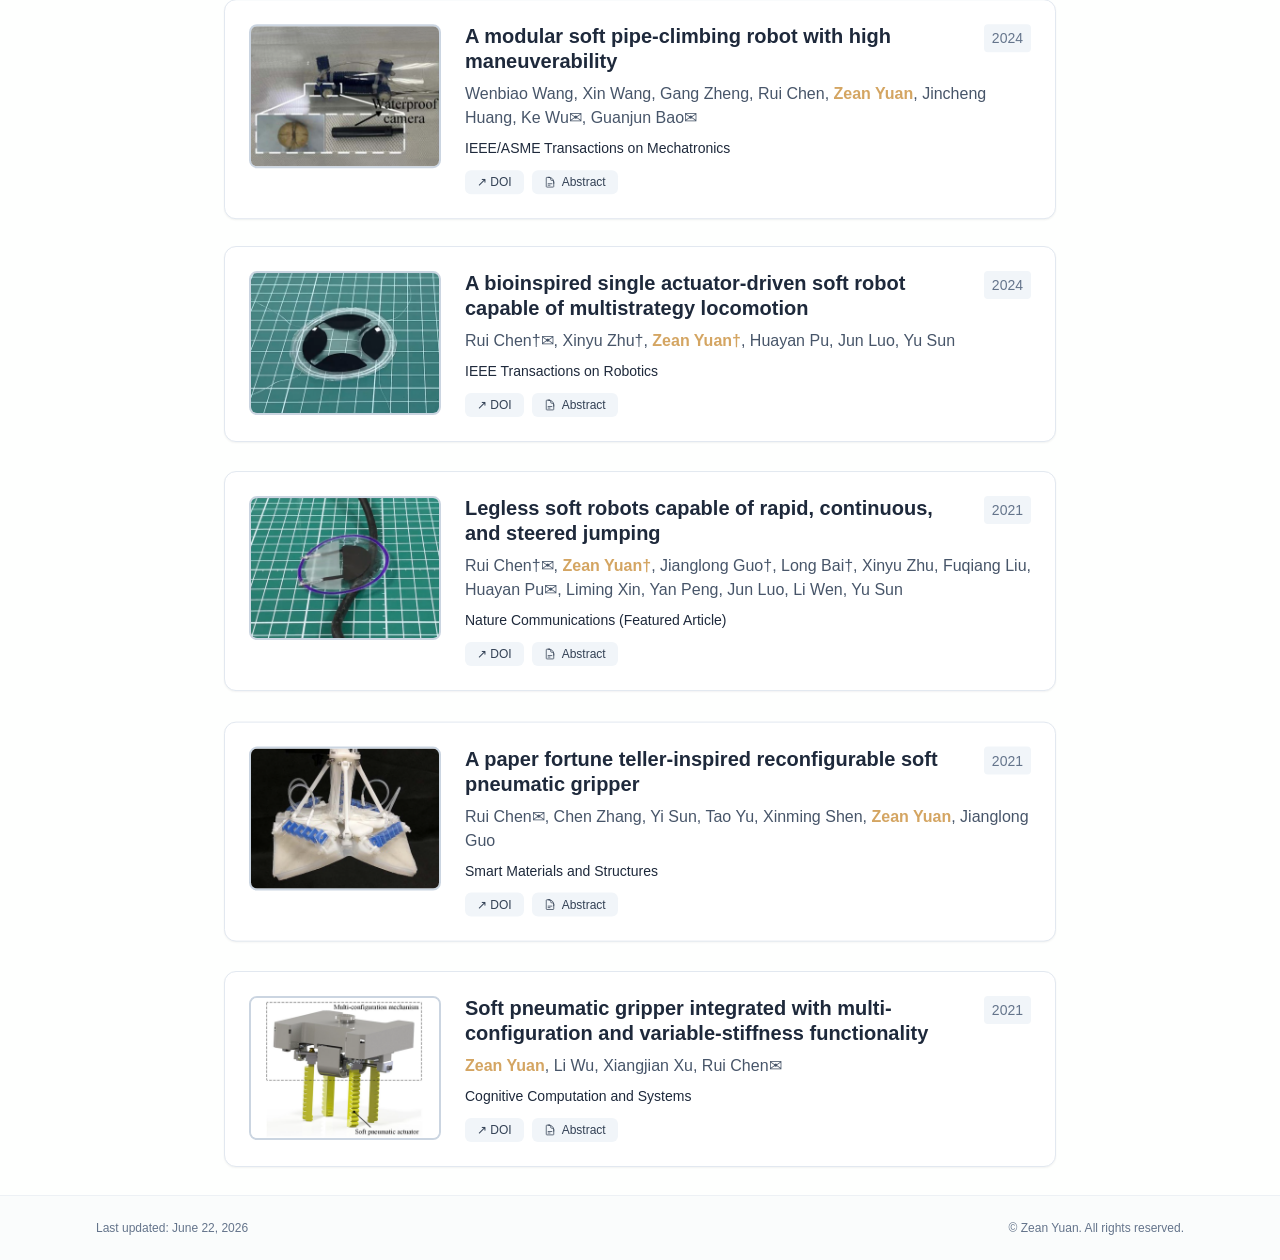
<file: publications/index.html>
<!DOCTYPE html><html lang="en" class="scroll-smooth"><head><meta charSet="utf-8"/><meta name="viewport" content="width=device-width, initial-scale=1"/><link rel="stylesheet" href="/_next/static/css/c51684ded21b706b.css" data-precedence="next"/><link rel="preload" as="script" fetchPriority="low" href="/_next/static/chunks/webpack-af78f5c2c11af041.js"/><script src="/_next/static/chunks/4bd1b696-70b6d399998de86a.js" async=""></script><script src="/_next/static/chunks/684-5aaa8290a129f299.js" async=""></script><script src="/_next/static/chunks/main-app-35674cb01717d3a2.js" async=""></script><script src="/_next/static/chunks/461-a9a5d7b05a71d978.js" async=""></script><script src="/_next/static/chunks/874-6cc630662f3664af.js" async=""></script><script src="/_next/static/chunks/291-e39730cc9327e39b.js" async=""></script><script src="/_next/static/chunks/app/layout-cff82f5dce2faf6e.js" async=""></script><script src="/_next/static/chunks/873-6d5dea4355fe7ef1.js" async=""></script><script src="/_next/static/chunks/748-1445aac8bf577eed.js" async=""></script><script src="/_next/static/chunks/app/%5Bslug%5D/page-54cfdedae635586b.js" async=""></script><link rel="icon" href="/favicon.svg" type="image/svg+xml"/><link rel="dns-prefetch" href="https://jialeliu.com"/><link rel="preconnect" href="https://jialeliu.com" crossorigin=""/><link rel="preload" as="font" type="font/woff2" href="https://jialeliu.com/fonts/georgiab.woff2" crossorigin=""/><script>
              try {
                const theme = localStorage.getItem('theme-storage');
                const parsed = theme ? JSON.parse(theme) : null;
                const setting = parsed?.state?.theme || 'system';
                const prefersDark = typeof window !== 'undefined' && window.matchMedia && window.matchMedia('(prefers-color-scheme: dark)').matches;
                const effective = setting === 'dark' ? 'dark' : (setting === 'light' ? 'light' : (prefersDark ? 'dark' : 'light'));
                var root = document.documentElement;
                root.classList.add(effective);
                root.setAttribute('data-theme', effective);
              } catch (e) {
                var root = document.documentElement;
                root.classList.add('light');
                root.setAttribute('data-theme', 'light');
              }
            </script><script>
    try {
      const cfg = {"enabled":false,"locales":["en"],"defaultLocale":"en","mode":"fixed","fixedLocale":"en","persist":false,"switcher":false,"labels":{"en":"English"}};
      const storageKey = 'locale-storage';
      const normalize = (value) => typeof value === 'string' ? value.trim().replace('_', '-').toLowerCase() : '';
      const matchLocale = (candidate) => {
        const normalized = normalize(candidate);
        if (!normalized) return null;
        if (cfg.locales.includes(normalized)) return normalized;
        const language = normalized.split('-')[0];
        if (cfg.locales.includes(language)) return language;
        return null;
      };

      let resolved = null;

      if (!cfg.enabled) {
        resolved = cfg.defaultLocale;
      } else if (cfg.persist) {
        resolved = matchLocale(localStorage.getItem(storageKey));
      }

      if (!resolved) {
        if (cfg.mode === 'fixed') {
          resolved = cfg.fixedLocale;
        } else {
          resolved = matchLocale(navigator.language);
        }
      }

      if (!resolved) {
        resolved = cfg.defaultLocale;
      }

      const root = document.documentElement;
      root.lang = resolved;
      root.setAttribute('data-locale', resolved);

      if (cfg.persist) {
        localStorage.setItem(storageKey, resolved);
      }
    } catch (e) {
      const root = document.documentElement;
      root.lang = 'en';
      root.setAttribute('data-locale', 'en');
    }
  </script><title>Publications | Zean Yuan&#x27;s Homepage</title><meta name="description" content="A collection of my research work."/><meta name="author" content="Zean Yuan"/><meta name="keywords" content="Zean Yuan,PhD,Research,Chongqing University"/><meta name="creator" content="Zean Yuan"/><meta name="publisher" content="Zean Yuan"/><meta property="og:title" content="Zean Yuan&#x27;s Homepage"/><meta property="og:description" content="Ph.D. student at Chongqing University."/><meta property="og:site_name" content="Zean Yuan&#x27;s Academic Website"/><meta property="og:locale" content="en_US"/><meta property="og:type" content="website"/><meta name="twitter:card" content="summary"/><meta name="twitter:title" content="Zean Yuan&#x27;s Homepage"/><meta name="twitter:description" content="Ph.D. student at Chongqing University."/><link rel="icon" href="/favicon.svg"/><script>document.querySelectorAll('body link[rel="icon"], body link[rel="apple-touch-icon"]').forEach(el => document.head.appendChild(el))</script><script src="/_next/static/chunks/polyfills-42372ed130431b0a.js" noModule=""></script></head><body class="font-sans antialiased"><div style="visibility:hidden"><nav class="fixed top-0 left-0 right-0 z-50" data-headlessui-state=""><div class="transition-all duration-300 ease-out bg-transparent" style="transform:translateY(-100px)"><div class="max-w-7xl mx-auto px-4 sm:px-6 lg:px-8"><div class="flex justify-between items-center h-16 lg:h-20"><div class="flex-shrink-0" tabindex="0"><a class="text-xl lg:text-2xl font-serif font-semibold text-primary hover:text-accent transition-colors duration-200" href="/">Zean Yuan&#x27;s Homepage</a></div><div class="hidden lg:block"><div class="ml-10 flex items-center space-x-3"><div class="relative flex items-baseline space-x-1"><a data-nav-href="/" class="relative px-3 py-2 text-sm font-medium rounded-lg transition-colors duration-150 text-neutral-600" href="/">About</a><a data-nav-href="/publications" class="relative px-3 py-2 text-sm font-medium rounded-lg transition-colors duration-150 text-primary" href="/publications/">Publications</a><a data-nav-href="/awards" class="relative px-3 py-2 text-sm font-medium rounded-lg transition-colors duration-150 text-neutral-600" href="/awards/">Awards</a><a data-nav-href="/services" class="relative px-3 py-2 text-sm font-medium rounded-lg transition-colors duration-150 text-neutral-600" href="/services/">Services</a></div><div class="flex items-center justify-center w-10 h-10 rounded-lg border border-neutral-200 dark:border-[rgba(148,163,184,0.24)] bg-background dark:bg-neutral-800"><div class="w-4 h-4 rounded-full bg-neutral-300 animate-pulse"></div></div></div></div><div class="lg:hidden flex items-center space-x-2"><div class="flex items-center justify-center w-10 h-10 rounded-lg border border-neutral-200 dark:border-[rgba(148,163,184,0.24)] bg-background dark:bg-neutral-800"><div class="w-4 h-4 rounded-full bg-neutral-300 animate-pulse"></div></div><button class="inline-flex items-center justify-center p-2 rounded-md text-neutral-600 hover:text-primary hover:bg-neutral-100 dark:hover:bg-neutral-800 focus:outline-none focus:ring-2 focus:ring-inset focus:ring-accent transition-colors duration-200" id="headlessui-disclosure-button-«R7pdb»" type="button" aria-expanded="false" data-headlessui-state=""><span class="sr-only">Open main menu</span><div><svg xmlns="http://www.w3.org/2000/svg" fill="none" viewBox="0 0 24 24" stroke-width="1.5" stroke="currentColor" aria-hidden="true" data-slot="icon" class="block h-6 w-6"><path stroke-linecap="round" stroke-linejoin="round" d="M3.75 6.75h16.5M3.75 12h16.5m-16.5 5.25h16.5"></path></svg></div></button></div></div></div></div></nav><main class="min-h-screen pt-16 lg:pt-20"><div class="max-w-4xl mx-auto px-4 sm:px-6 lg:px-8 py-12"><div style="opacity:0;transform:translateY(20px)"><div class="mb-8"><h1 class="text-4xl font-serif font-bold text-primary mb-4">Publications</h1><p class="text-lg text-neutral-600 dark:text-neutral-500 max-w-2xl">A collection of my research work.</p></div><div class="mb-8 space-y-4"><div class="flex flex-col sm:flex-row gap-4"><div class="relative flex-grow"><svg xmlns="http://www.w3.org/2000/svg" fill="none" viewBox="0 0 24 24" stroke-width="1.5" stroke="currentColor" aria-hidden="true" data-slot="icon" class="absolute left-3 top-1/2 transform -translate-y-1/2 h-5 w-5 text-neutral-400"><path stroke-linecap="round" stroke-linejoin="round" d="m21 21-5.197-5.197m0 0A7.5 7.5 0 1 0 5.196 5.196a7.5 7.5 0 0 0 10.607 10.607Z"></path></svg><input type="text" placeholder="Search publications..." class="w-full pl-10 pr-4 py-2 rounded-lg border border-neutral-200 dark:border-neutral-800 bg-white dark:bg-neutral-900 focus:ring-2 focus:ring-accent focus:border-transparent transition-all duration-200" value=""/></div><button class="flex items-center justify-center px-4 py-2 rounded-lg border transition-all duration-200 bg-white dark:bg-neutral-900 border-neutral-200 dark:border-neutral-800 text-neutral-600 hover:border-accent hover:text-accent"><svg xmlns="http://www.w3.org/2000/svg" fill="none" viewBox="0 0 24 24" stroke-width="1.5" stroke="currentColor" aria-hidden="true" data-slot="icon" class="h-5 w-5 mr-2"><path stroke-linecap="round" stroke-linejoin="round" d="M12 3c2.755 0 5.455.232 8.083.678.533.09.917.556.917 1.096v1.044a2.25 2.25 0 0 1-.659 1.591l-5.432 5.432a2.25 2.25 0 0 0-.659 1.591v2.927a2.25 2.25 0 0 1-1.244 2.013L9.75 21v-6.568a2.25 2.25 0 0 0-.659-1.591L3.659 7.409A2.25 2.25 0 0 1 3 5.818V4.774c0-.54.384-1.006.917-1.096A48.32 48.32 0 0 1 12 3Z"></path></svg>Filters</button></div></div><div class="space-y-6"><div class="bg-white dark:bg-neutral-900 p-6 rounded-xl shadow-sm border border-neutral-200 dark:border-neutral-800 hover:shadow-lg hover:scale-[1.02] transition-all duration-200" style="opacity:0;transform:translateY(20px)"><div class="flex flex-col md:flex-row gap-6"><div class="w-full md:w-48 flex-shrink-0"><div class="aspect-[4/3] relative rounded-lg overflow-hidden bg-neutral-100 dark:bg-neutral-800 border-2 border-neutral-300 dark:border-neutral-600"><img alt="Spider-inspired bidirectional robotic joints driven by electrohydraulic multiaxial strain" loading="lazy" decoding="async" data-nimg="fill" class="object-cover" style="position:absolute;height:100%;width:100%;left:0;top:0;right:0;bottom:0;color:transparent" src="/papers/paper-16.png"/></div></div><div class="flex-grow"><div class="flex justify-between items-start gap-3"><h3 class="text-xl font-semibold text-primary mb-2 leading-tight">Spider-inspired bidirectional robotic joints driven by electrohydraulic multiaxial strain</h3><span class="text-sm text-neutral-500 font-medium bg-neutral-100 dark:bg-neutral-800 px-2 py-1 rounded shrink-0">2026</span></div><p class="text-base text-neutral-600 dark:text-neutral-400 mb-2"><span><span class="font-semibold text-accent ">Zean Yuan†</span>, </span><span><span class=" ">Shuhong Huang†</span>, </span><span><span class=" ">Luna Zhou</span>, </span><span><span class=" ">Xinyu Zhu</span>, </span><span><span class=" ">Jun Luo</span>, </span><span><span class=" ">Guo Zhan Lum</span>, </span><span><span class=" ">Rui Chen✉</span></span></p><p class="text-sm font-medium text-neutral-800 dark:text-neutral-600 mb-3">Science Advances</p><div class="flex flex-wrap gap-2 mt-auto"><a href="https://doi.org/10.1126/sciadv.aei2880" target="_blank" rel="noopener noreferrer" class="inline-flex items-center px-3 py-1 rounded-md text-xs font-medium bg-neutral-100 dark:bg-neutral-800 text-neutral-700 dark:text-neutral-300 hover:bg-accent hover:text-white transition-colors">↗ DOI</a><button class="inline-flex items-center px-3 py-1 rounded-md text-xs font-medium transition-colors bg-neutral-100 dark:bg-neutral-800 text-neutral-700 dark:text-neutral-300 hover:bg-accent hover:text-white"><svg xmlns="http://www.w3.org/2000/svg" fill="none" viewBox="0 0 24 24" stroke-width="1.5" stroke="currentColor" aria-hidden="true" data-slot="icon" class="h-3 w-3 mr-1.5"><path stroke-linecap="round" stroke-linejoin="round" d="M19.5 14.25v-2.625a3.375 3.375 0 0 0-3.375-3.375h-1.5A1.125 1.125 0 0 1 13.5 7.125v-1.5a3.375 3.375 0 0 0-3.375-3.375H8.25m0 12.75h7.5m-7.5 3H12M10.5 2.25H5.625c-.621 0-1.125.504-1.125 1.125v17.25c0 .621.504 1.125 1.125 1.125h12.75c.621 0 1.125-.504 1.125-1.125V11.25a9 9 0 0 0-9-9Z"></path></svg>Abstract</button></div></div></div></div><div class="bg-white dark:bg-neutral-900 p-6 rounded-xl shadow-sm border border-neutral-200 dark:border-neutral-800 hover:shadow-lg hover:scale-[1.02] transition-all duration-200" style="opacity:0;transform:translateY(20px)"><div class="flex flex-col md:flex-row gap-6"><div class="w-full md:w-48 flex-shrink-0"><div class="aspect-[4/3] relative rounded-lg overflow-hidden bg-neutral-100 dark:bg-neutral-800 border-2 border-neutral-300 dark:border-neutral-600"><img alt="An electrostatic-clutch-integrated electro-hydraulic gripper with high-load capability and fast response" loading="lazy" decoding="async" data-nimg="fill" class="object-cover" style="position:absolute;height:100%;width:100%;left:0;top:0;right:0;bottom:0;color:transparent" src="/papers/paper-17.png"/></div></div><div class="flex-grow"><div class="flex justify-between items-start gap-3"><h3 class="text-xl font-semibold text-primary mb-2 leading-tight">An electrostatic-clutch-integrated electro-hydraulic gripper with high-load capability and fast response</h3><span class="text-sm text-neutral-500 font-medium bg-neutral-100 dark:bg-neutral-800 px-2 py-1 rounded shrink-0">2026</span></div><p class="text-base text-neutral-600 dark:text-neutral-400 mb-2"><span><span class=" ">Shuhong Huang</span>, </span><span><span class="font-semibold text-accent ">Zean Yuan</span>, </span><span><span class=" ">Lei He</span>, </span><span><span class=" ">Xu Cai</span>, </span><span><span class=" ">Rui Chen✉</span></span></p><p class="text-sm font-medium text-neutral-800 dark:text-neutral-600 mb-3">IEEE Robotics and Automation Letters</p><div class="flex flex-wrap gap-2 mt-auto"><a href="https://doi.org/10.1109/LRA.2026.3746134" target="_blank" rel="noopener noreferrer" class="inline-flex items-center px-3 py-1 rounded-md text-xs font-medium bg-neutral-100 dark:bg-neutral-800 text-neutral-700 dark:text-neutral-300 hover:bg-accent hover:text-white transition-colors">↗ DOI</a><button class="inline-flex items-center px-3 py-1 rounded-md text-xs font-medium transition-colors bg-neutral-100 dark:bg-neutral-800 text-neutral-700 dark:text-neutral-300 hover:bg-accent hover:text-white"><svg xmlns="http://www.w3.org/2000/svg" fill="none" viewBox="0 0 24 24" stroke-width="1.5" stroke="currentColor" aria-hidden="true" data-slot="icon" class="h-3 w-3 mr-1.5"><path stroke-linecap="round" stroke-linejoin="round" d="M19.5 14.25v-2.625a3.375 3.375 0 0 0-3.375-3.375h-1.5A1.125 1.125 0 0 1 13.5 7.125v-1.5a3.375 3.375 0 0 0-3.375-3.375H8.25m0 12.75h7.5m-7.5 3H12M10.5 2.25H5.625c-.621 0-1.125.504-1.125 1.125v17.25c0 .621.504 1.125 1.125 1.125h12.75c.621 0 1.125-.504 1.125-1.125V11.25a9 9 0 0 0-9-9Z"></path></svg>Abstract</button></div></div></div></div><div class="bg-white dark:bg-neutral-900 p-6 rounded-xl shadow-sm border border-neutral-200 dark:border-neutral-800 hover:shadow-lg hover:scale-[1.02] transition-all duration-200" style="opacity:0;transform:translateY(20px)"><div class="flex flex-col md:flex-row gap-6"><div class="w-full md:w-48 flex-shrink-0"><div class="aspect-[4/3] relative rounded-lg overflow-hidden bg-neutral-100 dark:bg-neutral-800 border-2 border-neutral-300 dark:border-neutral-600"><img alt="A spiderweb-inspired electrostatic-microstructure hybrid adhesive flexible net for space debris capture" loading="lazy" decoding="async" data-nimg="fill" class="object-cover" style="position:absolute;height:100%;width:100%;left:0;top:0;right:0;bottom:0;color:transparent" src="/papers/paper-13.png"/></div></div><div class="flex-grow"><div class="flex justify-between items-start gap-3"><h3 class="text-xl font-semibold text-primary mb-2 leading-tight">A spiderweb-inspired electrostatic-microstructure hybrid adhesive flexible net for space debris capture</h3><span class="text-sm text-neutral-500 font-medium bg-neutral-100 dark:bg-neutral-800 px-2 py-1 rounded shrink-0">2026</span></div><p class="text-base text-neutral-600 dark:text-neutral-400 mb-2"><span><span class=" ">Ruilin Li</span>, </span><span><span class=" ">Peng Qiao</span>, </span><span><span class=" ">Lifu Liu</span>, </span><span><span class="font-semibold text-accent ">Zean Yuan</span>, </span><span><span class=" ">Shuhong Huang</span>, </span><span><span class=" ">Huijiang Wang</span>, </span><span><span class=" ">Rui Chen✉</span></span></p><p class="text-sm font-medium text-neutral-800 dark:text-neutral-600 mb-3">Journal of Bionic Engineering</p><div class="flex flex-wrap gap-2 mt-auto"><a href="https://doi.org/10.1007/s42235-025-00826-1" target="_blank" rel="noopener noreferrer" class="inline-flex items-center px-3 py-1 rounded-md text-xs font-medium bg-neutral-100 dark:bg-neutral-800 text-neutral-700 dark:text-neutral-300 hover:bg-accent hover:text-white transition-colors">↗ DOI</a><button class="inline-flex items-center px-3 py-1 rounded-md text-xs font-medium transition-colors bg-neutral-100 dark:bg-neutral-800 text-neutral-700 dark:text-neutral-300 hover:bg-accent hover:text-white"><svg xmlns="http://www.w3.org/2000/svg" fill="none" viewBox="0 0 24 24" stroke-width="1.5" stroke="currentColor" aria-hidden="true" data-slot="icon" class="h-3 w-3 mr-1.5"><path stroke-linecap="round" stroke-linejoin="round" d="M19.5 14.25v-2.625a3.375 3.375 0 0 0-3.375-3.375h-1.5A1.125 1.125 0 0 1 13.5 7.125v-1.5a3.375 3.375 0 0 0-3.375-3.375H8.25m0 12.75h7.5m-7.5 3H12M10.5 2.25H5.625c-.621 0-1.125.504-1.125 1.125v17.25c0 .621.504 1.125 1.125 1.125h12.75c.621 0 1.125-.504 1.125-1.125V11.25a9 9 0 0 0-9-9Z"></path></svg>Abstract</button></div></div></div></div><div class="bg-white dark:bg-neutral-900 p-6 rounded-xl shadow-sm border border-neutral-200 dark:border-neutral-800 hover:shadow-lg hover:scale-[1.02] transition-all duration-200" style="opacity:0;transform:translateY(20px)"><div class="flex flex-col md:flex-row gap-6"><div class="w-full md:w-48 flex-shrink-0"><div class="aspect-[4/3] relative rounded-lg overflow-hidden bg-neutral-100 dark:bg-neutral-800 border-2 border-neutral-300 dark:border-neutral-600"><img alt="A frame-amplified jumping robot capable of fast response and self-righting" loading="lazy" decoding="async" data-nimg="fill" class="object-cover" style="position:absolute;height:100%;width:100%;left:0;top:0;right:0;bottom:0;color:transparent" src="/papers/paper-14.png"/></div></div><div class="flex-grow"><div class="flex justify-between items-start gap-3"><h3 class="text-xl font-semibold text-primary mb-2 leading-tight">A frame-amplified jumping robot capable of fast response and self-righting</h3><span class="text-sm text-neutral-500 font-medium bg-neutral-100 dark:bg-neutral-800 px-2 py-1 rounded shrink-0">2025</span></div><p class="text-base text-neutral-600 dark:text-neutral-400 mb-2"><span><span class="font-semibold text-accent ">Zean Yuan</span>, </span><span><span class=" ">Qi Cao</span>, </span><span><span class=" ">Xinyu Zhu</span>, </span><span><span class=" ">Ruilin Li</span>, </span><span><span class=" ">Shuhong Huang</span>, </span><span><span class=" ">Pinghua Ju✉</span>, </span><span><span class=" ">Rui Chen✉</span></span></p><p class="text-sm font-medium text-neutral-800 dark:text-neutral-600 mb-3">Smart Materials and Structures</p><div class="flex flex-wrap gap-2 mt-auto"><a href="https://doi.org/10.1088/1361-665X/ae1eba" target="_blank" rel="noopener noreferrer" class="inline-flex items-center px-3 py-1 rounded-md text-xs font-medium bg-neutral-100 dark:bg-neutral-800 text-neutral-700 dark:text-neutral-300 hover:bg-accent hover:text-white transition-colors">↗ DOI</a><button class="inline-flex items-center px-3 py-1 rounded-md text-xs font-medium transition-colors bg-neutral-100 dark:bg-neutral-800 text-neutral-700 dark:text-neutral-300 hover:bg-accent hover:text-white"><svg xmlns="http://www.w3.org/2000/svg" fill="none" viewBox="0 0 24 24" stroke-width="1.5" stroke="currentColor" aria-hidden="true" data-slot="icon" class="h-3 w-3 mr-1.5"><path stroke-linecap="round" stroke-linejoin="round" d="M19.5 14.25v-2.625a3.375 3.375 0 0 0-3.375-3.375h-1.5A1.125 1.125 0 0 1 13.5 7.125v-1.5a3.375 3.375 0 0 0-3.375-3.375H8.25m0 12.75h7.5m-7.5 3H12M10.5 2.25H5.625c-.621 0-1.125.504-1.125 1.125v17.25c0 .621.504 1.125 1.125 1.125h12.75c.621 0 1.125-.504 1.125-1.125V11.25a9 9 0 0 0-9-9Z"></path></svg>Abstract</button></div></div></div></div><div class="bg-white dark:bg-neutral-900 p-6 rounded-xl shadow-sm border border-neutral-200 dark:border-neutral-800 hover:shadow-lg hover:scale-[1.02] transition-all duration-200" style="opacity:0;transform:translateY(20px)"><div class="flex flex-col md:flex-row gap-6"><div class="w-full md:w-48 flex-shrink-0"><div class="aspect-[4/3] relative rounded-lg overflow-hidden bg-neutral-100 dark:bg-neutral-800 border-2 border-neutral-300 dark:border-neutral-600"><img alt="A bipedal walking robot with perception-control integrated ankle joints" loading="lazy" decoding="async" data-nimg="fill" class="object-cover" style="position:absolute;height:100%;width:100%;left:0;top:0;right:0;bottom:0;color:transparent" src="/papers/paper-15.png"/></div></div><div class="flex-grow"><div class="flex justify-between items-start gap-3"><h3 class="text-xl font-semibold text-primary mb-2 leading-tight">A bipedal walking robot with perception-control integrated ankle joints</h3><span class="text-sm text-neutral-500 font-medium bg-neutral-100 dark:bg-neutral-800 px-2 py-1 rounded shrink-0">2025</span></div><p class="text-base text-neutral-600 dark:text-neutral-400 mb-2"><span><span class=" ">Hao Yang</span>, </span><span><span class=" ">Li Bai</span>, </span><span><span class=" ">Lifu Liu</span>, </span><span><span class="font-semibold text-accent ">Zean Yuan</span>, </span><span><span class=" ">Luna Zhou</span>, </span><span><span class=" ">Xianglong Li</span>, </span><span><span class=" ">Rui Chen✉</span></span></p><p class="text-sm font-medium text-neutral-800 dark:text-neutral-600 mb-3">2025 IEEE International Conference on Cyborg and Bionic Systems (CBS)</p><div class="flex flex-wrap gap-2 mt-auto"><a href="https://doi.org/10.1109/CBS65871.2025.11267736" target="_blank" rel="noopener noreferrer" class="inline-flex items-center px-3 py-1 rounded-md text-xs font-medium bg-neutral-100 dark:bg-neutral-800 text-neutral-700 dark:text-neutral-300 hover:bg-accent hover:text-white transition-colors">↗ DOI</a><button class="inline-flex items-center px-3 py-1 rounded-md text-xs font-medium transition-colors bg-neutral-100 dark:bg-neutral-800 text-neutral-700 dark:text-neutral-300 hover:bg-accent hover:text-white"><svg xmlns="http://www.w3.org/2000/svg" fill="none" viewBox="0 0 24 24" stroke-width="1.5" stroke="currentColor" aria-hidden="true" data-slot="icon" class="h-3 w-3 mr-1.5"><path stroke-linecap="round" stroke-linejoin="round" d="M19.5 14.25v-2.625a3.375 3.375 0 0 0-3.375-3.375h-1.5A1.125 1.125 0 0 1 13.5 7.125v-1.5a3.375 3.375 0 0 0-3.375-3.375H8.25m0 12.75h7.5m-7.5 3H12M10.5 2.25H5.625c-.621 0-1.125.504-1.125 1.125v17.25c0 .621.504 1.125 1.125 1.125h12.75c.621 0 1.125-.504 1.125-1.125V11.25a9 9 0 0 0-9-9Z"></path></svg>Abstract</button></div></div></div></div><div class="bg-white dark:bg-neutral-900 p-6 rounded-xl shadow-sm border border-neutral-200 dark:border-neutral-800 hover:shadow-lg hover:scale-[1.02] transition-all duration-200" style="opacity:0;transform:translateY(20px)"><div class="flex flex-col md:flex-row gap-6"><div class="w-full md:w-48 flex-shrink-0"><div class="aspect-[4/3] relative rounded-lg overflow-hidden bg-neutral-100 dark:bg-neutral-800 border-2 border-neutral-300 dark:border-neutral-600"><img alt="Human-inspired foot-spine coordination control for stable landing of jumping robots" loading="lazy" decoding="async" data-nimg="fill" class="object-cover" style="position:absolute;height:100%;width:100%;left:0;top:0;right:0;bottom:0;color:transparent" src="/papers/paper-10.png"/></div></div><div class="flex-grow"><div class="flex justify-between items-start gap-3"><h3 class="text-xl font-semibold text-primary mb-2 leading-tight">Human-inspired foot-spine coordination control for stable landing of jumping robots</h3><span class="text-sm text-neutral-500 font-medium bg-neutral-100 dark:bg-neutral-800 px-2 py-1 rounded shrink-0">2025</span></div><p class="text-base text-neutral-600 dark:text-neutral-400 mb-2"><span><span class=" ">Rui Chen✉</span>, </span><span><span class=" ">Hao Yang</span>, </span><span><span class=" ">Qian Feng</span>, </span><span><span class=" ">Li Bai</span>, </span><span><span class=" ">Lifu Liu</span>, </span><span><span class="font-semibold text-accent ">Zean Yuan</span>, </span><span><span class=" ">Huijiang Wang</span>, </span><span><span class=" ">Lunfei Liang</span>, </span><span><span class=" ">Pei Jiang</span>, </span><span><span class=" ">Jun Luo</span></span></p><p class="text-sm font-medium text-neutral-800 dark:text-neutral-600 mb-3">Chinese Journal of Mechanical Engineering</p><div class="flex flex-wrap gap-2 mt-auto"><a href="https://doi.org/10.1186/s10033-025-01330-7" target="_blank" rel="noopener noreferrer" class="inline-flex items-center px-3 py-1 rounded-md text-xs font-medium bg-neutral-100 dark:bg-neutral-800 text-neutral-700 dark:text-neutral-300 hover:bg-accent hover:text-white transition-colors">↗ DOI</a><button class="inline-flex items-center px-3 py-1 rounded-md text-xs font-medium transition-colors bg-neutral-100 dark:bg-neutral-800 text-neutral-700 dark:text-neutral-300 hover:bg-accent hover:text-white"><svg xmlns="http://www.w3.org/2000/svg" fill="none" viewBox="0 0 24 24" stroke-width="1.5" stroke="currentColor" aria-hidden="true" data-slot="icon" class="h-3 w-3 mr-1.5"><path stroke-linecap="round" stroke-linejoin="round" d="M19.5 14.25v-2.625a3.375 3.375 0 0 0-3.375-3.375h-1.5A1.125 1.125 0 0 1 13.5 7.125v-1.5a3.375 3.375 0 0 0-3.375-3.375H8.25m0 12.75h7.5m-7.5 3H12M10.5 2.25H5.625c-.621 0-1.125.504-1.125 1.125v17.25c0 .621.504 1.125 1.125 1.125h12.75c.621 0 1.125-.504 1.125-1.125V11.25a9 9 0 0 0-9-9Z"></path></svg>Abstract</button></div></div></div></div><div class="bg-white dark:bg-neutral-900 p-6 rounded-xl shadow-sm border border-neutral-200 dark:border-neutral-800 hover:shadow-lg hover:scale-[1.02] transition-all duration-200" style="opacity:0;transform:translateY(20px)"><div class="flex flex-col md:flex-row gap-6"><div class="w-full md:w-48 flex-shrink-0"><div class="aspect-[4/3] relative rounded-lg overflow-hidden bg-neutral-100 dark:bg-neutral-800 border-2 border-neutral-300 dark:border-neutral-600"><img alt="A motion-decoupled pneumatic rigid-flexible hybrid joint with independently-controlled variable stiffness for continuum robot" loading="lazy" decoding="async" data-nimg="fill" class="object-cover" style="position:absolute;height:100%;width:100%;left:0;top:0;right:0;bottom:0;color:transparent" src="/papers/paper-11.png"/></div></div><div class="flex-grow"><div class="flex justify-between items-start gap-3"><h3 class="text-xl font-semibold text-primary mb-2 leading-tight">A motion-decoupled pneumatic rigid-flexible hybrid joint with independently-controlled variable stiffness for continuum robot</h3><span class="text-sm text-neutral-500 font-medium bg-neutral-100 dark:bg-neutral-800 px-2 py-1 rounded shrink-0">2025</span></div><p class="text-base text-neutral-600 dark:text-neutral-400 mb-2"><span><span class=" ">Wenbiao Wang</span>, </span><span><span class=" ">Jiahao Shi</span>, </span><span><span class=" ">Ke Wu</span>, </span><span><span class=" ">Rui Chen</span>, </span><span><span class="font-semibold text-accent ">Zean Yuan</span>, </span><span><span class=" ">Shibo Cai</span>, </span><span><span class=" ">Guanjun Bao✉</span></span></p><p class="text-sm font-medium text-neutral-800 dark:text-neutral-600 mb-3">Chinese Journal of Mechanical Engineering</p><div class="flex flex-wrap gap-2 mt-auto"><a href="https://doi.org/10.1186/s10033-025-01266-y" target="_blank" rel="noopener noreferrer" class="inline-flex items-center px-3 py-1 rounded-md text-xs font-medium bg-neutral-100 dark:bg-neutral-800 text-neutral-700 dark:text-neutral-300 hover:bg-accent hover:text-white transition-colors">↗ DOI</a><button class="inline-flex items-center px-3 py-1 rounded-md text-xs font-medium transition-colors bg-neutral-100 dark:bg-neutral-800 text-neutral-700 dark:text-neutral-300 hover:bg-accent hover:text-white"><svg xmlns="http://www.w3.org/2000/svg" fill="none" viewBox="0 0 24 24" stroke-width="1.5" stroke="currentColor" aria-hidden="true" data-slot="icon" class="h-3 w-3 mr-1.5"><path stroke-linecap="round" stroke-linejoin="round" d="M19.5 14.25v-2.625a3.375 3.375 0 0 0-3.375-3.375h-1.5A1.125 1.125 0 0 1 13.5 7.125v-1.5a3.375 3.375 0 0 0-3.375-3.375H8.25m0 12.75h7.5m-7.5 3H12M10.5 2.25H5.625c-.621 0-1.125.504-1.125 1.125v17.25c0 .621.504 1.125 1.125 1.125h12.75c.621 0 1.125-.504 1.125-1.125V11.25a9 9 0 0 0-9-9Z"></path></svg>Abstract</button></div></div></div></div><div class="bg-white dark:bg-neutral-900 p-6 rounded-xl shadow-sm border border-neutral-200 dark:border-neutral-800 hover:shadow-lg hover:scale-[1.02] transition-all duration-200" style="opacity:0;transform:translateY(20px)"><div class="flex flex-col md:flex-row gap-6"><div class="w-full md:w-48 flex-shrink-0"><div class="aspect-[4/3] relative rounded-lg overflow-hidden bg-neutral-100 dark:bg-neutral-800 border-2 border-neutral-300 dark:border-neutral-600"><img alt="Ultrarobust and lightweight electro-pneumatic actuators for soft robotics" loading="lazy" decoding="async" data-nimg="fill" class="object-cover" style="position:absolute;height:100%;width:100%;left:0;top:0;right:0;bottom:0;color:transparent" src="/papers/paper-9.png"/></div></div><div class="flex-grow"><div class="flex justify-between items-start gap-3"><h3 class="text-xl font-semibold text-primary mb-2 leading-tight">Ultrarobust and lightweight electro-pneumatic actuators for soft robotics</h3><span class="text-sm text-neutral-500 font-medium bg-neutral-100 dark:bg-neutral-800 px-2 py-1 rounded shrink-0">2025</span></div><p class="text-base text-neutral-600 dark:text-neutral-400 mb-2"><span><span class="font-semibold text-accent ">Zean Yuan</span>, </span><span><span class=" ">Jiaxing Li</span>, </span><span><span class=" ">Lifu Liu</span>, </span><span><span class=" ">Xinyu Zhu</span>, </span><span><span class=" ">Wenbiao Wang</span>, </span><span><span class=" ">Michael D Dickey</span>, </span><span><span class=" ">Guo Zhan Lum</span>, </span><span><span class=" ">Pakpong Chirarattananon</span>, </span><span><span class=" ">Jun Luo</span>, </span><span><span class=" ">Rui Chen✉</span></span></p><p class="text-sm font-medium text-neutral-800 dark:text-neutral-600 mb-3">IEEE Transactions on Robotics</p><div class="flex flex-wrap gap-2 mt-auto"><a href="https://doi.org/10.1109/TRO.2025.3559430" target="_blank" rel="noopener noreferrer" class="inline-flex items-center px-3 py-1 rounded-md text-xs font-medium bg-neutral-100 dark:bg-neutral-800 text-neutral-700 dark:text-neutral-300 hover:bg-accent hover:text-white transition-colors">↗ DOI</a><button class="inline-flex items-center px-3 py-1 rounded-md text-xs font-medium transition-colors bg-neutral-100 dark:bg-neutral-800 text-neutral-700 dark:text-neutral-300 hover:bg-accent hover:text-white"><svg xmlns="http://www.w3.org/2000/svg" fill="none" viewBox="0 0 24 24" stroke-width="1.5" stroke="currentColor" aria-hidden="true" data-slot="icon" class="h-3 w-3 mr-1.5"><path stroke-linecap="round" stroke-linejoin="round" d="M19.5 14.25v-2.625a3.375 3.375 0 0 0-3.375-3.375h-1.5A1.125 1.125 0 0 1 13.5 7.125v-1.5a3.375 3.375 0 0 0-3.375-3.375H8.25m0 12.75h7.5m-7.5 3H12M10.5 2.25H5.625c-.621 0-1.125.504-1.125 1.125v17.25c0 .621.504 1.125 1.125 1.125h12.75c.621 0 1.125-.504 1.125-1.125V11.25a9 9 0 0 0-9-9Z"></path></svg>Abstract</button></div></div></div></div><div class="bg-white dark:bg-neutral-900 p-6 rounded-xl shadow-sm border border-neutral-200 dark:border-neutral-800 hover:shadow-lg hover:scale-[1.02] transition-all duration-200" style="opacity:0;transform:translateY(20px)"><div class="flex flex-col md:flex-row gap-6"><div class="w-full md:w-48 flex-shrink-0"><div class="aspect-[4/3] relative rounded-lg overflow-hidden bg-neutral-100 dark:bg-neutral-800 border-2 border-neutral-300 dark:border-neutral-600"><img alt="A robot boat driven by wheeled liquid metal motors without relying on electrolyte environment" loading="lazy" decoding="async" data-nimg="fill" class="object-cover" style="position:absolute;height:100%;width:100%;left:0;top:0;right:0;bottom:0;color:transparent" src="/papers/paper-12.png"/></div></div><div class="flex-grow"><div class="flex justify-between items-start gap-3"><h3 class="text-xl font-semibold text-primary mb-2 leading-tight">A robot boat driven by wheeled liquid metal motors without relying on electrolyte environment</h3><span class="text-sm text-neutral-500 font-medium bg-neutral-100 dark:bg-neutral-800 px-2 py-1 rounded shrink-0">2025</span></div><p class="text-base text-neutral-600 dark:text-neutral-400 mb-2"><span><span class=" ">Rui Chen✉</span>, </span><span><span class=" ">Yang Yang</span>, </span><span><span class=" ">Li Bai</span>, </span><span><span class=" ">Qidi Sun</span>, </span><span><span class="font-semibold text-accent ">Zean Yuan</span></span></p><p class="text-sm font-medium text-neutral-800 dark:text-neutral-600 mb-3">Advanced Materials Technologies</p><div class="flex flex-wrap gap-2 mt-auto"><a href="https://doi.org/10.1002/admt.202402069" target="_blank" rel="noopener noreferrer" class="inline-flex items-center px-3 py-1 rounded-md text-xs font-medium bg-neutral-100 dark:bg-neutral-800 text-neutral-700 dark:text-neutral-300 hover:bg-accent hover:text-white transition-colors">↗ DOI</a><button class="inline-flex items-center px-3 py-1 rounded-md text-xs font-medium transition-colors bg-neutral-100 dark:bg-neutral-800 text-neutral-700 dark:text-neutral-300 hover:bg-accent hover:text-white"><svg xmlns="http://www.w3.org/2000/svg" fill="none" viewBox="0 0 24 24" stroke-width="1.5" stroke="currentColor" aria-hidden="true" data-slot="icon" class="h-3 w-3 mr-1.5"><path stroke-linecap="round" stroke-linejoin="round" d="M19.5 14.25v-2.625a3.375 3.375 0 0 0-3.375-3.375h-1.5A1.125 1.125 0 0 1 13.5 7.125v-1.5a3.375 3.375 0 0 0-3.375-3.375H8.25m0 12.75h7.5m-7.5 3H12M10.5 2.25H5.625c-.621 0-1.125.504-1.125 1.125v17.25c0 .621.504 1.125 1.125 1.125h12.75c.621 0 1.125-.504 1.125-1.125V11.25a9 9 0 0 0-9-9Z"></path></svg>Abstract</button></div></div></div></div><div class="bg-white dark:bg-neutral-900 p-6 rounded-xl shadow-sm border border-neutral-200 dark:border-neutral-800 hover:shadow-lg hover:scale-[1.02] transition-all duration-200" style="opacity:0;transform:translateY(20px)"><div class="flex flex-col md:flex-row gap-6"><div class="w-full md:w-48 flex-shrink-0"><div class="aspect-[4/3] relative rounded-lg overflow-hidden bg-neutral-100 dark:bg-neutral-800 border-2 border-neutral-300 dark:border-neutral-600"><img alt="A motion-sensing integrated soft robot with triboelectric nanogenerator for pipeline inspection" loading="lazy" decoding="async" data-nimg="fill" class="object-cover" style="position:absolute;height:100%;width:100%;left:0;top:0;right:0;bottom:0;color:transparent" src="/papers/paper-5.png"/></div></div><div class="flex-grow"><div class="flex justify-between items-start gap-3"><h3 class="text-xl font-semibold text-primary mb-2 leading-tight">A motion-sensing integrated soft robot with triboelectric nanogenerator for pipeline inspection</h3><span class="text-sm text-neutral-500 font-medium bg-neutral-100 dark:bg-neutral-800 px-2 py-1 rounded shrink-0">2024</span></div><p class="text-base text-neutral-600 dark:text-neutral-400 mb-2"><span><span class=" ">Rui Chen✉</span>, </span><span><span class=" ">Huigang Wang</span>, </span><span><span class=" ">Haoji Wang</span>, </span><span><span class=" ">Huijiang Wang</span>, </span><span><span class=" ">Li Bai</span>, </span><span><span class=" ">Xinpei Ai</span>, </span><span><span class=" ">Lifu Liu</span>, </span><span><span class=" ">Zhihao Hu</span>, </span><span><span class="font-semibold text-accent ">Zean Yuan</span></span></p><p class="text-sm font-medium text-neutral-800 dark:text-neutral-600 mb-3">Advanced Intelligent Systems</p><div class="flex flex-wrap gap-2 mt-auto"><a href="https://doi.org/10.1002/aisy.202400643" target="_blank" rel="noopener noreferrer" class="inline-flex items-center px-3 py-1 rounded-md text-xs font-medium bg-neutral-100 dark:bg-neutral-800 text-neutral-700 dark:text-neutral-300 hover:bg-accent hover:text-white transition-colors">↗ DOI</a><button class="inline-flex items-center px-3 py-1 rounded-md text-xs font-medium transition-colors bg-neutral-100 dark:bg-neutral-800 text-neutral-700 dark:text-neutral-300 hover:bg-accent hover:text-white"><svg xmlns="http://www.w3.org/2000/svg" fill="none" viewBox="0 0 24 24" stroke-width="1.5" stroke="currentColor" aria-hidden="true" data-slot="icon" class="h-3 w-3 mr-1.5"><path stroke-linecap="round" stroke-linejoin="round" d="M19.5 14.25v-2.625a3.375 3.375 0 0 0-3.375-3.375h-1.5A1.125 1.125 0 0 1 13.5 7.125v-1.5a3.375 3.375 0 0 0-3.375-3.375H8.25m0 12.75h7.5m-7.5 3H12M10.5 2.25H5.625c-.621 0-1.125.504-1.125 1.125v17.25c0 .621.504 1.125 1.125 1.125h12.75c.621 0 1.125-.504 1.125-1.125V11.25a9 9 0 0 0-9-9Z"></path></svg>Abstract</button></div></div></div></div><div class="bg-white dark:bg-neutral-900 p-6 rounded-xl shadow-sm border border-neutral-200 dark:border-neutral-800 hover:shadow-lg hover:scale-[1.02] transition-all duration-200" style="opacity:0;transform:translateY(20px)"><div class="flex flex-col md:flex-row gap-6"><div class="w-full md:w-48 flex-shrink-0"><div class="aspect-[4/3] relative rounded-lg overflow-hidden bg-neutral-100 dark:bg-neutral-800 border-2 border-neutral-300 dark:border-neutral-600"><img alt="A rigid-flexible-soft coupled dexterous hand with sliding tactile perception and feedback" loading="lazy" decoding="async" data-nimg="fill" class="object-cover" style="position:absolute;height:100%;width:100%;left:0;top:0;right:0;bottom:0;color:transparent" src="/papers/paper-6.png"/></div></div><div class="flex-grow"><div class="flex justify-between items-start gap-3"><h3 class="text-xl font-semibold text-primary mb-2 leading-tight">A rigid-flexible-soft coupled dexterous hand with sliding tactile perception and feedback</h3><span class="text-sm text-neutral-500 font-medium bg-neutral-100 dark:bg-neutral-800 px-2 py-1 rounded shrink-0">2024</span></div><p class="text-base text-neutral-600 dark:text-neutral-400 mb-2"><span><span class=" ">Rui Chen✉</span>, </span><span><span class=" ">Haixiang Zhang</span>, </span><span><span class=" ">Shamiao Zhou</span>, </span><span><span class=" ">Xiangjian Xu</span>, </span><span><span class="font-semibold text-accent ">Zean Yuan</span>, </span><span><span class=" ">Huijiang Wang</span>, </span><span><span class=" ">Jun Luo</span></span></p><p class="text-sm font-medium text-neutral-800 dark:text-neutral-600 mb-3">IEEE Robotics and Automation Letters</p><div class="flex flex-wrap gap-2 mt-auto"><a href="https://doi.org/10.1109/LRA.2024.3497721" target="_blank" rel="noopener noreferrer" class="inline-flex items-center px-3 py-1 rounded-md text-xs font-medium bg-neutral-100 dark:bg-neutral-800 text-neutral-700 dark:text-neutral-300 hover:bg-accent hover:text-white transition-colors">↗ DOI</a><button class="inline-flex items-center px-3 py-1 rounded-md text-xs font-medium transition-colors bg-neutral-100 dark:bg-neutral-800 text-neutral-700 dark:text-neutral-300 hover:bg-accent hover:text-white"><svg xmlns="http://www.w3.org/2000/svg" fill="none" viewBox="0 0 24 24" stroke-width="1.5" stroke="currentColor" aria-hidden="true" data-slot="icon" class="h-3 w-3 mr-1.5"><path stroke-linecap="round" stroke-linejoin="round" d="M19.5 14.25v-2.625a3.375 3.375 0 0 0-3.375-3.375h-1.5A1.125 1.125 0 0 1 13.5 7.125v-1.5a3.375 3.375 0 0 0-3.375-3.375H8.25m0 12.75h7.5m-7.5 3H12M10.5 2.25H5.625c-.621 0-1.125.504-1.125 1.125v17.25c0 .621.504 1.125 1.125 1.125h12.75c.621 0 1.125-.504 1.125-1.125V11.25a9 9 0 0 0-9-9Z"></path></svg>Abstract</button></div></div></div></div><div class="bg-white dark:bg-neutral-900 p-6 rounded-xl shadow-sm border border-neutral-200 dark:border-neutral-800 hover:shadow-lg hover:scale-[1.02] transition-all duration-200" style="opacity:0;transform:translateY(20px)"><div class="flex flex-col md:flex-row gap-6"><div class="w-full md:w-48 flex-shrink-0"><div class="aspect-[4/3] relative rounded-lg overflow-hidden bg-neutral-100 dark:bg-neutral-800 border-2 border-neutral-300 dark:border-neutral-600"><img alt="Design, modeling and analysis of large-stroke compliant constant torque mechanisms" loading="lazy" decoding="async" data-nimg="fill" class="object-cover" style="position:absolute;height:100%;width:100%;left:0;top:0;right:0;bottom:0;color:transparent" src="/papers/paper-8.png"/></div></div><div class="flex-grow"><div class="flex justify-between items-start gap-3"><h3 class="text-xl font-semibold text-primary mb-2 leading-tight">Design, modeling and analysis of large-stroke compliant constant torque mechanisms</h3><span class="text-sm text-neutral-500 font-medium bg-neutral-100 dark:bg-neutral-800 px-2 py-1 rounded shrink-0">2024</span></div><p class="text-base text-neutral-600 dark:text-neutral-400 mb-2"><span><span class=" ">Rui Chen✉</span>, </span><span><span class=" ">Lifu Liu</span>, </span><span><span class=" ">Wei Wang</span>, </span><span><span class=" ">Yifan Liu</span>, </span><span><span class=" ">Ke Wu</span>, </span><span><span class=" ">Luna Zhou</span>, </span><span><span class="font-semibold text-accent ">Zean Yuan</span>, </span><span><span class=" ">Gang Zheng</span></span></p><p class="text-sm font-medium text-neutral-800 dark:text-neutral-600 mb-3">Mechanism and Machine Theory</p><div class="flex flex-wrap gap-2 mt-auto"><a href="https://doi.org/10.1016/j.mechmachtheory.2024.105760" target="_blank" rel="noopener noreferrer" class="inline-flex items-center px-3 py-1 rounded-md text-xs font-medium bg-neutral-100 dark:bg-neutral-800 text-neutral-700 dark:text-neutral-300 hover:bg-accent hover:text-white transition-colors">↗ DOI</a><button class="inline-flex items-center px-3 py-1 rounded-md text-xs font-medium transition-colors bg-neutral-100 dark:bg-neutral-800 text-neutral-700 dark:text-neutral-300 hover:bg-accent hover:text-white"><svg xmlns="http://www.w3.org/2000/svg" fill="none" viewBox="0 0 24 24" stroke-width="1.5" stroke="currentColor" aria-hidden="true" data-slot="icon" class="h-3 w-3 mr-1.5"><path stroke-linecap="round" stroke-linejoin="round" d="M19.5 14.25v-2.625a3.375 3.375 0 0 0-3.375-3.375h-1.5A1.125 1.125 0 0 1 13.5 7.125v-1.5a3.375 3.375 0 0 0-3.375-3.375H8.25m0 12.75h7.5m-7.5 3H12M10.5 2.25H5.625c-.621 0-1.125.504-1.125 1.125v17.25c0 .621.504 1.125 1.125 1.125h12.75c.621 0 1.125-.504 1.125-1.125V11.25a9 9 0 0 0-9-9Z"></path></svg>Abstract</button></div></div></div></div><div class="bg-white dark:bg-neutral-900 p-6 rounded-xl shadow-sm border border-neutral-200 dark:border-neutral-800 hover:shadow-lg hover:scale-[1.02] transition-all duration-200" style="opacity:0;transform:translateY(20px)"><div class="flex flex-col md:flex-row gap-6"><div class="w-full md:w-48 flex-shrink-0"><div class="aspect-[4/3] relative rounded-lg overflow-hidden bg-neutral-100 dark:bg-neutral-800 border-2 border-neutral-300 dark:border-neutral-600"><img alt="A modular soft pipe-climbing robot with high maneuverability" loading="lazy" decoding="async" data-nimg="fill" class="object-cover" style="position:absolute;height:100%;width:100%;left:0;top:0;right:0;bottom:0;color:transparent" src="/papers/paper-2.png"/></div></div><div class="flex-grow"><div class="flex justify-between items-start gap-3"><h3 class="text-xl font-semibold text-primary mb-2 leading-tight">A modular soft pipe-climbing robot with high maneuverability</h3><span class="text-sm text-neutral-500 font-medium bg-neutral-100 dark:bg-neutral-800 px-2 py-1 rounded shrink-0">2024</span></div><p class="text-base text-neutral-600 dark:text-neutral-400 mb-2"><span><span class=" ">Wenbiao Wang</span>, </span><span><span class=" ">Xin Wang</span>, </span><span><span class=" ">Gang Zheng</span>, </span><span><span class=" ">Rui Chen</span>, </span><span><span class="font-semibold text-accent ">Zean Yuan</span>, </span><span><span class=" ">Jincheng Huang</span>, </span><span><span class=" ">Ke Wu✉</span>, </span><span><span class=" ">Guanjun Bao✉</span></span></p><p class="text-sm font-medium text-neutral-800 dark:text-neutral-600 mb-3">IEEE/ASME Transactions on Mechatronics</p><div class="flex flex-wrap gap-2 mt-auto"><a href="https://doi.org/10.1109/TMECH.2024.3385506" target="_blank" rel="noopener noreferrer" class="inline-flex items-center px-3 py-1 rounded-md text-xs font-medium bg-neutral-100 dark:bg-neutral-800 text-neutral-700 dark:text-neutral-300 hover:bg-accent hover:text-white transition-colors">↗ DOI</a><button class="inline-flex items-center px-3 py-1 rounded-md text-xs font-medium transition-colors bg-neutral-100 dark:bg-neutral-800 text-neutral-700 dark:text-neutral-300 hover:bg-accent hover:text-white"><svg xmlns="http://www.w3.org/2000/svg" fill="none" viewBox="0 0 24 24" stroke-width="1.5" stroke="currentColor" aria-hidden="true" data-slot="icon" class="h-3 w-3 mr-1.5"><path stroke-linecap="round" stroke-linejoin="round" d="M19.5 14.25v-2.625a3.375 3.375 0 0 0-3.375-3.375h-1.5A1.125 1.125 0 0 1 13.5 7.125v-1.5a3.375 3.375 0 0 0-3.375-3.375H8.25m0 12.75h7.5m-7.5 3H12M10.5 2.25H5.625c-.621 0-1.125.504-1.125 1.125v17.25c0 .621.504 1.125 1.125 1.125h12.75c.621 0 1.125-.504 1.125-1.125V11.25a9 9 0 0 0-9-9Z"></path></svg>Abstract</button></div></div></div></div><div class="bg-white dark:bg-neutral-900 p-6 rounded-xl shadow-sm border border-neutral-200 dark:border-neutral-800 hover:shadow-lg hover:scale-[1.02] transition-all duration-200" style="opacity:0;transform:translateY(20px)"><div class="flex flex-col md:flex-row gap-6"><div class="w-full md:w-48 flex-shrink-0"><div class="aspect-[4/3] relative rounded-lg overflow-hidden bg-neutral-100 dark:bg-neutral-800 border-2 border-neutral-300 dark:border-neutral-600"><img alt="A bioinspired single actuator-driven soft robot capable of multistrategy locomotion" loading="lazy" decoding="async" data-nimg="fill" class="object-cover" style="position:absolute;height:100%;width:100%;left:0;top:0;right:0;bottom:0;color:transparent" src="/papers/paper-3.png"/></div></div><div class="flex-grow"><div class="flex justify-between items-start gap-3"><h3 class="text-xl font-semibold text-primary mb-2 leading-tight">A bioinspired single actuator-driven soft robot capable of multistrategy locomotion</h3><span class="text-sm text-neutral-500 font-medium bg-neutral-100 dark:bg-neutral-800 px-2 py-1 rounded shrink-0">2024</span></div><p class="text-base text-neutral-600 dark:text-neutral-400 mb-2"><span><span class=" ">Rui Chen†✉</span>, </span><span><span class=" ">Xinyu Zhu†</span>, </span><span><span class="font-semibold text-accent ">Zean Yuan†</span>, </span><span><span class=" ">Huayan Pu</span>, </span><span><span class=" ">Jun Luo</span>, </span><span><span class=" ">Yu Sun</span></span></p><p class="text-sm font-medium text-neutral-800 dark:text-neutral-600 mb-3">IEEE Transactions on Robotics</p><div class="flex flex-wrap gap-2 mt-auto"><a href="https://doi.org/10.1109/TRO.2024.3370050" target="_blank" rel="noopener noreferrer" class="inline-flex items-center px-3 py-1 rounded-md text-xs font-medium bg-neutral-100 dark:bg-neutral-800 text-neutral-700 dark:text-neutral-300 hover:bg-accent hover:text-white transition-colors">↗ DOI</a><button class="inline-flex items-center px-3 py-1 rounded-md text-xs font-medium transition-colors bg-neutral-100 dark:bg-neutral-800 text-neutral-700 dark:text-neutral-300 hover:bg-accent hover:text-white"><svg xmlns="http://www.w3.org/2000/svg" fill="none" viewBox="0 0 24 24" stroke-width="1.5" stroke="currentColor" aria-hidden="true" data-slot="icon" class="h-3 w-3 mr-1.5"><path stroke-linecap="round" stroke-linejoin="round" d="M19.5 14.25v-2.625a3.375 3.375 0 0 0-3.375-3.375h-1.5A1.125 1.125 0 0 1 13.5 7.125v-1.5a3.375 3.375 0 0 0-3.375-3.375H8.25m0 12.75h7.5m-7.5 3H12M10.5 2.25H5.625c-.621 0-1.125.504-1.125 1.125v17.25c0 .621.504 1.125 1.125 1.125h12.75c.621 0 1.125-.504 1.125-1.125V11.25a9 9 0 0 0-9-9Z"></path></svg>Abstract</button></div></div></div></div><div class="bg-white dark:bg-neutral-900 p-6 rounded-xl shadow-sm border border-neutral-200 dark:border-neutral-800 hover:shadow-lg hover:scale-[1.02] transition-all duration-200" style="opacity:0;transform:translateY(20px)"><div class="flex flex-col md:flex-row gap-6"><div class="w-full md:w-48 flex-shrink-0"><div class="aspect-[4/3] relative rounded-lg overflow-hidden bg-neutral-100 dark:bg-neutral-800 border-2 border-neutral-300 dark:border-neutral-600"><img alt="Legless soft robots capable of rapid, continuous, and steered jumping" loading="lazy" decoding="async" data-nimg="fill" class="object-cover" style="position:absolute;height:100%;width:100%;left:0;top:0;right:0;bottom:0;color:transparent" src="/papers/paper-1.png"/></div></div><div class="flex-grow"><div class="flex justify-between items-start gap-3"><h3 class="text-xl font-semibold text-primary mb-2 leading-tight">Legless soft robots capable of rapid, continuous, and steered jumping</h3><span class="text-sm text-neutral-500 font-medium bg-neutral-100 dark:bg-neutral-800 px-2 py-1 rounded shrink-0">2021</span></div><p class="text-base text-neutral-600 dark:text-neutral-400 mb-2"><span><span class=" ">Rui Chen†✉</span>, </span><span><span class="font-semibold text-accent ">Zean Yuan†</span>, </span><span><span class=" ">Jianglong Guo†</span>, </span><span><span class=" ">Long Bai†</span>, </span><span><span class=" ">Xinyu Zhu</span>, </span><span><span class=" ">Fuqiang Liu</span>, </span><span><span class=" ">Huayan Pu✉</span>, </span><span><span class=" ">Liming Xin</span>, </span><span><span class=" ">Yan Peng</span>, </span><span><span class=" ">Jun Luo</span>, </span><span><span class=" ">Li Wen</span>, </span><span><span class=" ">Yu Sun</span></span></p><p class="text-sm font-medium text-neutral-800 dark:text-neutral-600 mb-3">Nature Communications (Featured Article)</p><div class="flex flex-wrap gap-2 mt-auto"><a href="https://doi.org/10.1038/s41467-021-27265-w" target="_blank" rel="noopener noreferrer" class="inline-flex items-center px-3 py-1 rounded-md text-xs font-medium bg-neutral-100 dark:bg-neutral-800 text-neutral-700 dark:text-neutral-300 hover:bg-accent hover:text-white transition-colors">↗ DOI</a><button class="inline-flex items-center px-3 py-1 rounded-md text-xs font-medium transition-colors bg-neutral-100 dark:bg-neutral-800 text-neutral-700 dark:text-neutral-300 hover:bg-accent hover:text-white"><svg xmlns="http://www.w3.org/2000/svg" fill="none" viewBox="0 0 24 24" stroke-width="1.5" stroke="currentColor" aria-hidden="true" data-slot="icon" class="h-3 w-3 mr-1.5"><path stroke-linecap="round" stroke-linejoin="round" d="M19.5 14.25v-2.625a3.375 3.375 0 0 0-3.375-3.375h-1.5A1.125 1.125 0 0 1 13.5 7.125v-1.5a3.375 3.375 0 0 0-3.375-3.375H8.25m0 12.75h7.5m-7.5 3H12M10.5 2.25H5.625c-.621 0-1.125.504-1.125 1.125v17.25c0 .621.504 1.125 1.125 1.125h12.75c.621 0 1.125-.504 1.125-1.125V11.25a9 9 0 0 0-9-9Z"></path></svg>Abstract</button></div></div></div></div><div class="bg-white dark:bg-neutral-900 p-6 rounded-xl shadow-sm border border-neutral-200 dark:border-neutral-800 hover:shadow-lg hover:scale-[1.02] transition-all duration-200" style="opacity:0;transform:translateY(20px)"><div class="flex flex-col md:flex-row gap-6"><div class="w-full md:w-48 flex-shrink-0"><div class="aspect-[4/3] relative rounded-lg overflow-hidden bg-neutral-100 dark:bg-neutral-800 border-2 border-neutral-300 dark:border-neutral-600"><img alt="A paper fortune teller-inspired reconfigurable soft pneumatic gripper" loading="lazy" decoding="async" data-nimg="fill" class="object-cover" style="position:absolute;height:100%;width:100%;left:0;top:0;right:0;bottom:0;color:transparent" src="/papers/paper-4.png"/></div></div><div class="flex-grow"><div class="flex justify-between items-start gap-3"><h3 class="text-xl font-semibold text-primary mb-2 leading-tight">A paper fortune teller-inspired reconfigurable soft pneumatic gripper</h3><span class="text-sm text-neutral-500 font-medium bg-neutral-100 dark:bg-neutral-800 px-2 py-1 rounded shrink-0">2021</span></div><p class="text-base text-neutral-600 dark:text-neutral-400 mb-2"><span><span class=" ">Rui Chen✉</span>, </span><span><span class=" ">Chen Zhang</span>, </span><span><span class=" ">Yi Sun</span>, </span><span><span class=" ">Tao Yu</span>, </span><span><span class=" ">Xinming Shen</span>, </span><span><span class="font-semibold text-accent ">Zean Yuan</span>, </span><span><span class=" ">Jianglong Guo</span></span></p><p class="text-sm font-medium text-neutral-800 dark:text-neutral-600 mb-3">Smart Materials and Structures</p><div class="flex flex-wrap gap-2 mt-auto"><a href="https://doi.org/10.1088/1361-665X/abe3a9" target="_blank" rel="noopener noreferrer" class="inline-flex items-center px-3 py-1 rounded-md text-xs font-medium bg-neutral-100 dark:bg-neutral-800 text-neutral-700 dark:text-neutral-300 hover:bg-accent hover:text-white transition-colors">↗ DOI</a><button class="inline-flex items-center px-3 py-1 rounded-md text-xs font-medium transition-colors bg-neutral-100 dark:bg-neutral-800 text-neutral-700 dark:text-neutral-300 hover:bg-accent hover:text-white"><svg xmlns="http://www.w3.org/2000/svg" fill="none" viewBox="0 0 24 24" stroke-width="1.5" stroke="currentColor" aria-hidden="true" data-slot="icon" class="h-3 w-3 mr-1.5"><path stroke-linecap="round" stroke-linejoin="round" d="M19.5 14.25v-2.625a3.375 3.375 0 0 0-3.375-3.375h-1.5A1.125 1.125 0 0 1 13.5 7.125v-1.5a3.375 3.375 0 0 0-3.375-3.375H8.25m0 12.75h7.5m-7.5 3H12M10.5 2.25H5.625c-.621 0-1.125.504-1.125 1.125v17.25c0 .621.504 1.125 1.125 1.125h12.75c.621 0 1.125-.504 1.125-1.125V11.25a9 9 0 0 0-9-9Z"></path></svg>Abstract</button></div></div></div></div><div class="bg-white dark:bg-neutral-900 p-6 rounded-xl shadow-sm border border-neutral-200 dark:border-neutral-800 hover:shadow-lg hover:scale-[1.02] transition-all duration-200" style="opacity:0;transform:translateY(20px)"><div class="flex flex-col md:flex-row gap-6"><div class="w-full md:w-48 flex-shrink-0"><div class="aspect-[4/3] relative rounded-lg overflow-hidden bg-neutral-100 dark:bg-neutral-800 border-2 border-neutral-300 dark:border-neutral-600"><img alt="Soft pneumatic gripper integrated with multi-configuration and variable-stiffness functionality" loading="lazy" decoding="async" data-nimg="fill" class="object-cover" style="position:absolute;height:100%;width:100%;left:0;top:0;right:0;bottom:0;color:transparent" src="/papers/paper-7.png"/></div></div><div class="flex-grow"><div class="flex justify-between items-start gap-3"><h3 class="text-xl font-semibold text-primary mb-2 leading-tight">Soft pneumatic gripper integrated with multi-configuration and variable-stiffness functionality</h3><span class="text-sm text-neutral-500 font-medium bg-neutral-100 dark:bg-neutral-800 px-2 py-1 rounded shrink-0">2021</span></div><p class="text-base text-neutral-600 dark:text-neutral-400 mb-2"><span><span class="font-semibold text-accent ">Zean Yuan</span>, </span><span><span class=" ">Li Wu</span>, </span><span><span class=" ">Xiangjian Xu</span>, </span><span><span class=" ">Rui Chen✉</span></span></p><p class="text-sm font-medium text-neutral-800 dark:text-neutral-600 mb-3">Cognitive Computation and Systems</p><div class="flex flex-wrap gap-2 mt-auto"><a href="https://doi.org/10.1049/ccs2.12009" target="_blank" rel="noopener noreferrer" class="inline-flex items-center px-3 py-1 rounded-md text-xs font-medium bg-neutral-100 dark:bg-neutral-800 text-neutral-700 dark:text-neutral-300 hover:bg-accent hover:text-white transition-colors">↗ DOI</a><button class="inline-flex items-center px-3 py-1 rounded-md text-xs font-medium transition-colors bg-neutral-100 dark:bg-neutral-800 text-neutral-700 dark:text-neutral-300 hover:bg-accent hover:text-white"><svg xmlns="http://www.w3.org/2000/svg" fill="none" viewBox="0 0 24 24" stroke-width="1.5" stroke="currentColor" aria-hidden="true" data-slot="icon" class="h-3 w-3 mr-1.5"><path stroke-linecap="round" stroke-linejoin="round" d="M19.5 14.25v-2.625a3.375 3.375 0 0 0-3.375-3.375h-1.5A1.125 1.125 0 0 1 13.5 7.125v-1.5a3.375 3.375 0 0 0-3.375-3.375H8.25m0 12.75h7.5m-7.5 3H12M10.5 2.25H5.625c-.621 0-1.125.504-1.125 1.125v17.25c0 .621.504 1.125 1.125 1.125h12.75c.621 0 1.125-.504 1.125-1.125V11.25a9 9 0 0 0-9-9Z"></path></svg>Abstract</button></div></div></div></div></div></div></div><!--$--><!--/$--><!--$--><!--/$--></main><footer class="border-t border-neutral-200/50 bg-neutral-50/50 dark:bg-neutral-900/50 dark:border-neutral-700/50"><div class="max-w-6xl mx-auto px-4 sm:px-6 lg:px-8 py-6"><div class="flex flex-col sm:flex-row justify-between items-center gap-2"><p class="text-xs text-neutral-500">Last updated<!-- -->: <!-- -->June 22, 2026</p><p class="text-xs text-neutral-500 flex items-center">© Zean Yuan. All rights reserved.</p></div></div></footer></div><script src="/_next/static/chunks/webpack-af78f5c2c11af041.js" async=""></script><script>(self.__next_f=self.__next_f||[]).push([0])</script><script>self.__next_f.push([1,"1:\"$Sreact.fragment\"\n3:I[3719,[\"461\",\"static/chunks/461-a9a5d7b05a71d978.js\",\"874\",\"static/chunks/874-6cc630662f3664af.js\",\"291\",\"static/chunks/291-e39730cc9327e39b.js\",\"177\",\"static/chunks/app/layout-cff82f5dce2faf6e.js\"],\"ThemeProvider\"]\n4:I[310,[\"461\",\"static/chunks/461-a9a5d7b05a71d978.js\",\"874\",\"static/chunks/874-6cc630662f3664af.js\",\"291\",\"static/chunks/291-e39730cc9327e39b.js\",\"177\",\"static/chunks/app/layout-cff82f5dce2faf6e.js\"],\"LocaleProvider\"]\n5:I[4574,[\"461\",\"static/chunks/461-a9a5d7b05a71d978.js\",\"874\",\"static/chunks/874-6cc630662f3664af.js\",\"291\",\"static/chunks/291-e39730cc9327e39b.js\",\"177\",\"static/chunks/app/layout-cff82f5dce2faf6e.js\"],\"default\"]\n6:I[7555,[],\"\"]\n7:I[1295,[],\"\"]\n8:I[2548,[\"461\",\"static/chunks/461-a9a5d7b05a71d978.js\",\"874\",\"static/chunks/874-6cc630662f3664af.js\",\"291\",\"static/chunks/291-e39730cc9327e39b.js\",\"177\",\"static/chunks/app/layout-cff82f5dce2faf6e.js\"],\"default\"]\na:I[9665,[],\"MetadataBoundary\"]\nc:I[9665,[],\"OutletBoundary\"]\nf:I[4911,[],\"AsyncMetadataOutlet\"]\n11:I[9665,[],\"ViewportBoundary\"]\n13:I[6614,[],\"\"]\n:HL[\"/_next/static/css/c51684ded21b706b.css\",\"style\"]\n2:T5c8,\n    try {\n      const cfg = {\"enabled\":false,\"locales\":[\"en\"],\"defaultLocale\":\"en\",\"mode\":\"fixed\",\"fixedLocale\":\"en\",\"persist\":false,\"switcher\":false,\"labels\":{\"en\":\"English\"}};\n      const storageKey = 'locale-storage';\n      const normalize = (value) =\u003e typeof value === 'string' ? value.trim().replace('_', '-').toLowerCase() : '';\n      const matchLocale = (candidate) =\u003e {\n        const normalized = normalize(candidate);\n        if (!normalized) return null;\n        if (cfg.locales.includes(normalized)) return normalized;\n        const language = normalized.split('-')[0];\n        if (cfg.locales.includes(language)) return language;\n        return null;\n      };\n\n      let resolved = null;\n\n      if (!cfg.enabled) {\n        resolved = cfg.defaultLocale;\n      } else if (cfg.persist) {\n        resolved = matchLocale(localStorage.getItem(storageKey));\n      }\n\n      if (!resolved) {\n        if (cfg.mode === 'f"])</script><script>self.__next_f.push([1,"ixed') {\n          resolved = cfg.fixedLocale;\n        } else {\n          resolved = matchLocale(navigator.language);\n        }\n      }\n\n      if (!resolved) {\n        resolved = cfg.defaultLocale;\n      }\n\n      const root = document.documentElement;\n      root.lang = resolved;\n      root.setAttribute('data-locale', resolved);\n\n      if (cfg.persist) {\n        localStorage.setItem(storageKey, resolved);\n      }\n    } catch (e) {\n      const root = document.documentElement;\n      root.lang = 'en';\n      root.setAttribute('data-locale', 'en');\n    }\n  "])</script><script>self.__next_f.push([1,"0:{\"P\":null,\"b\":\"IjERiFsPeH-Uxmu1m3vB1\",\"p\":\"\",\"c\":[\"\",\"publications\",\"\"],\"i\":false,\"f\":[[[\"\",{\"children\":[[\"slug\",\"publications\",\"d\"],{\"children\":[\"__PAGE__\",{}]}]},\"$undefined\",\"$undefined\",true],[\"\",[\"$\",\"$1\",\"c\",{\"children\":[[[\"$\",\"link\",\"0\",{\"rel\":\"stylesheet\",\"href\":\"/_next/static/css/c51684ded21b706b.css\",\"precedence\":\"next\",\"crossOrigin\":\"$undefined\",\"nonce\":\"$undefined\"}]],[\"$\",\"html\",null,{\"lang\":\"en\",\"className\":\"scroll-smooth\",\"suppressHydrationWarning\":true,\"children\":[[\"$\",\"head\",null,{\"children\":[[\"$\",\"link\",null,{\"rel\":\"icon\",\"href\":\"/favicon.svg\",\"type\":\"image/svg+xml\"}],[\"$\",\"link\",null,{\"rel\":\"dns-prefetch\",\"href\":\"https://jialeliu.com\"}],[\"$\",\"link\",null,{\"rel\":\"preconnect\",\"href\":\"https://jialeliu.com\",\"crossOrigin\":\"\"}],[\"$\",\"link\",null,{\"rel\":\"preload\",\"as\":\"font\",\"type\":\"font/woff2\",\"href\":\"https://jialeliu.com/fonts/georgiab.woff2\",\"crossOrigin\":\"\"}],[\"$\",\"script\",null,{\"dangerouslySetInnerHTML\":{\"__html\":\"\\n              try {\\n                const theme = localStorage.getItem('theme-storage');\\n                const parsed = theme ? JSON.parse(theme) : null;\\n                const setting = parsed?.state?.theme || 'system';\\n                const prefersDark = typeof window !== 'undefined' \u0026\u0026 window.matchMedia \u0026\u0026 window.matchMedia('(prefers-color-scheme: dark)').matches;\\n                const effective = setting === 'dark' ? 'dark' : (setting === 'light' ? 'light' : (prefersDark ? 'dark' : 'light'));\\n                var root = document.documentElement;\\n                root.classList.add(effective);\\n                root.setAttribute('data-theme', effective);\\n              } catch (e) {\\n                var root = document.documentElement;\\n                root.classList.add('light');\\n                root.setAttribute('data-theme', 'light');\\n              }\\n            \"}}],[\"$\",\"script\",null,{\"dangerouslySetInnerHTML\":{\"__html\":\"$2\"}}]]}],[\"$\",\"body\",null,{\"className\":\"font-sans antialiased\",\"children\":[\"$\",\"$L3\",null,{\"children\":[\"$\",\"$L4\",null,{\"config\":{\"enabled\":false,\"locales\":[\"en\"],\"defaultLocale\":\"en\",\"mode\":\"fixed\",\"fixedLocale\":\"en\",\"persist\":false,\"switcher\":false,\"labels\":{\"en\":\"English\"}},\"children\":[[\"$\",\"$L5\",null,{\"items\":[{\"title\":\"About\",\"type\":\"page\",\"target\":\"about\",\"href\":\"/\"},{\"title\":\"Publications\",\"type\":\"page\",\"target\":\"publications\",\"href\":\"/publications\"},{\"title\":\"Awards\",\"type\":\"page\",\"target\":\"awards\",\"href\":\"/awards\"},{\"title\":\"Services\",\"type\":\"page\",\"target\":\"services\",\"href\":\"/services\"}],\"siteTitle\":\"Zean Yuan's Homepage\",\"enableOnePageMode\":false,\"i18n\":\"$0:f:0:1:1:props:children:1:props:children:1:props:children:props:children:props:config\",\"itemsByLocale\":{\"en\":[{\"title\":\"About\",\"type\":\"page\",\"target\":\"about\",\"href\":\"/\"},{\"title\":\"Publications\",\"type\":\"page\",\"target\":\"publications\",\"href\":\"/publications\"},{\"title\":\"Awards\",\"type\":\"page\",\"target\":\"awards\",\"href\":\"/awards\"},{\"title\":\"Services\",\"type\":\"page\",\"target\":\"services\",\"href\":\"/services\"}]},\"siteTitleByLocale\":{\"en\":\"Zean Yuan's Homepage\"}}],[\"$\",\"main\",null,{\"className\":\"min-h-screen pt-16 lg:pt-20\",\"children\":[\"$\",\"$L6\",null,{\"parallelRouterKey\":\"children\",\"error\":\"$undefined\",\"errorStyles\":\"$undefined\",\"errorScripts\":\"$undefined\",\"template\":[\"$\",\"$L7\",null,{}],\"templateStyles\":\"$undefined\",\"templateScripts\":\"$undefined\",\"notFound\":[[[\"$\",\"title\",null,{\"children\":\"404: This page could not be found.\"}],[\"$\",\"div\",null,{\"style\":{\"fontFamily\":\"system-ui,\\\"Segoe UI\\\",Roboto,Helvetica,Arial,sans-serif,\\\"Apple Color Emoji\\\",\\\"Segoe UI Emoji\\\"\",\"height\":\"100vh\",\"textAlign\":\"center\",\"display\":\"flex\",\"flexDirection\":\"column\",\"alignItems\":\"center\",\"justifyContent\":\"center\"},\"children\":[\"$\",\"div\",null,{\"children\":[[\"$\",\"style\",null,{\"dangerouslySetInnerHTML\":{\"__html\":\"body{color:#000;background:#fff;margin:0}.next-error-h1{border-right:1px solid rgba(0,0,0,.3)}@media (prefers-color-scheme:dark){body{color:#fff;background:#000}.next-error-h1{border-right:1px solid rgba(255,255,255,.3)}}\"}}],[\"$\",\"h1\",null,{\"className\":\"next-error-h1\",\"style\":{\"display\":\"inline-block\",\"margin\":\"0 20px 0 0\",\"padding\":\"0 23px 0 0\",\"fontSize\":24,\"fontWeight\":500,\"verticalAlign\":\"top\",\"lineHeight\":\"49px\"},\"children\":404}],[\"$\",\"div\",null,{\"style\":{\"display\":\"inline-block\"},\"children\":[\"$\",\"h2\",null,{\"style\":{\"fontSize\":14,\"fontWeight\":400,\"lineHeight\":\"49px\",\"margin\":0},\"children\":\"This page could not be found.\"}]}]]}]}]],[]],\"forbidden\":\"$undefined\",\"unauthorized\":\"$undefined\"}]}],[\"$\",\"$L8\",null,{\"lastUpdated\":\"June 22, 2026\",\"lastUpdatedByLocale\":{\"en\":\"June 22, 2026\"},\"defaultLocale\":\"en\"}]]}]}]}]]}]]}],{\"children\":[[\"slug\",\"publications\",\"d\"],[\"$\",\"$1\",\"c\",{\"children\":[null,[\"$\",\"$L6\",null,{\"parallelRouterKey\":\"children\",\"error\":\"$undefined\",\"errorStyles\":\"$undefined\",\"errorScripts\":\"$undefined\",\"template\":[\"$\",\"$L7\",null,{}],\"templateStyles\":\"$undefined\",\"templateScripts\":\"$undefined\",\"notFound\":\"$undefined\",\"forbidden\":\"$undefined\",\"unauthorized\":\"$undefined\"}]]}],{\"children\":[\"__PAGE__\",[\"$\",\"$1\",\"c\",{\"children\":[\"$L9\",[\"$\",\"$La\",null,{\"children\":\"$Lb\"}],null,[\"$\",\"$Lc\",null,{\"children\":[\"$Ld\",\"$Le\",[\"$\",\"$Lf\",null,{\"promise\":\"$@10\"}]]}]]}],{},null,false]},null,false]},null,false],[\"$\",\"$1\",\"h\",{\"children\":[null,[\"$\",\"$1\",\"7X9p-eAWH63sDN77fdnzM\",{\"children\":[[\"$\",\"$L11\",null,{\"children\":\"$L12\"}],null]}],null]}],false]],\"m\":\"$undefined\",\"G\":[\"$13\",\"$undefined\"],\"s\":false,\"S\":true}\n"])</script><script>self.__next_f.push([1,"14:\"$Sreact.suspense\"\n15:I[4911,[],\"AsyncMetadata\"]\n17:I[2382,[\"461\",\"static/chunks/461-a9a5d7b05a71d978.js\",\"873\",\"static/chunks/873-6d5dea4355fe7ef1.js\",\"748\",\"static/chunks/748-1445aac8bf577eed.js\",\"182\",\"static/chunks/app/%5Bslug%5D/page-54cfdedae635586b.js\"],\"default\"]\nb:[\"$\",\"$14\",null,{\"fallback\":null,\"children\":[\"$\",\"$L15\",null,{\"promise\":\"$@16\"}]}]\n18:T57f,Compared with conventional motors and servos, soft-actuated angular-motion devices are superior in environmental adaptability and human-robot interaction, yet they can only achieve active bidirectional angular motion by integrating antagonistic actuators or restriction modules. The integration of such components introduces deformation antagonism, compromises structural simplicity, and increases control complexity. Herein, we propose a spider-inspired centimeter-scale soft bidirectional robotic joint driven by a pair of synchronously controlled electrohydraulic actuators (EHAs). Specifically, the EHAs generate multiaxial strain, enabling the joint to bidirectionally rotate depending on its physical state, without introducing additional functional components or asynchronous controllers. Furthermore, the joint demonstrates (i) high-speed (forward: 2851° per second, reverse: 1934° per second) and wide-stroke (up to 156.8°) rotational performance, (ii) multimodal motion (e.g., self-unfolding, self-folding, and reciprocating swinging), (iii) continuous response (up to 40 hertz), and (iv) payload-bearing capability. Last, three joint-integrated devices validate its feasibility as a multifunctional, high-dynamic, and single-channel-controlled actuation component in diverse robotic applications. This work establishes a viable design framework for minimalist yet versatile bioinspired robots.19:T753,@article{paper-16,\n  title = {Spider-inspired bidirectional robotic joints driven by electrohydraulic multiaxial strain},\n  author = {Zean Yuan† and Shuhong Huang† and Luna Zhou and Xinyu Zhu and Jun Luo and Guo Zhan Lum and Rui Chen✉},\n  year = {2026},\n  mon"])</script><script>self.__next_f.push([1,"th = {oct},\n  journal = {Science Advances},\n  volume = {34},\n  pages = {aei2880},\n  issn = {2375-2548},\n  doi = {10.1126/sciadv.aei2880},\n  urldate = {2026-10-23},\n  langid = {english},\n  abstract = {Compared with conventional motors and servos, soft-actuated angular-motion devices are superior in environmental adaptability and human-robot interaction, yet they can only achieve active bidirectional angular motion by integrating antagonistic actuators or restriction modules. The integration of such components introduces deformation antagonism, compromises structural simplicity, and increases control complexity. Herein, we propose a spider-inspired centimeter-scale soft bidirectional robotic joint driven by a pair of synchronously controlled electrohydraulic actuators (EHAs). Specifically, the EHAs generate multiaxial strain, enabling the joint to bidirectionally rotate depending on its physical state, without introducing additional functional components or asynchronous controllers. Furthermore, the joint demonstrates (i) high-speed (forward: 2851° per second, reverse: 1934° per second) and wide-stroke (up to 156.8°) rotational performance, (ii) multimodal motion (e.g., self-unfolding, self-folding, and reciprocating swinging), (iii) continuous response (up to 40 hertz), and (iv) payload-bearing capability. Last, three joint-integrated devices validate its feasibility as a multifunctional, high-dynamic, and single-channel-controlled actuation component in diverse robotic applications. This work establishes a viable design framework for minimalist yet versatile bioinspired robots.}\n}1a:T592,Electro-hydraulic grippers have exhibited favorable compliance, fast response, and pump-free operation. However, they are fundamentally constrained by a weak payload capacity; although actuators array can marginally enhance the output force, it remains insufficient for substantial load retention. To tackle this issue, we propose an electrostatic-clutch-integrated electro hydraulic (E\u0026E) gripper adopting a functional decoupling"])</script><script>self.__next_f.push([1," design. In this design, three electro-hydraulic joints arranged at 120° realize rapid enveloping grasp, while embedded electrostatic clutches (ECs) provide reliable locking that substantially enhances payload capacity. Benefiting from consistent electromechanical characteristics, both modules are energized by a unified high voltage circuit, resulting in a compact architecture with reduced energy system redundancy and low production cost. In practical gripping tests, the E\u0026E gripper demonstrates a high-load capability of up to 9.77 N and a fast response time of less than 150 ms. Notably, the joint-clutch cooperative operation reduces the grasping-state power consumption by approximately 48% from 1.435 W (without clutches) to 0.748 W, thus empowering the E\u0026E gripper with energy-efficient grasping retention. This work provides a feasible way to simultaneously push the boundaries of soft grippers in terms of high system integration, low energy consumption, and high payload operation.1b:T758,@article{paper-17,\n  title = {An electrostatic-clutch-integrated electro-hydraulic gripper with high-load capability and fast response},\n  author = {Shuhong Huang and Zean Yuan and Lei He and Xu Cai and Rui Chen✉},\n  year = {2026},\n  month = {oct},\n  journal = {IEEE Robotics and Automation Letters},\n  volume = {XXX},\n  pages = {XXX},\n  issn = {2377-3766},\n  doi = {10.1109/LRA.2026.3746134},\n  urldate = {XXX},\n  langid = {english},\n  abstract = {Electro-hydraulic grippers have exhibited favorable compliance, fast response, and pump-free operation. However, they are fundamentally constrained by a weak payload capacity; although actuators array can marginally enhance the output force, it remains insufficient for substantial load retention. To tackle this issue, we propose an electrostatic-clutch-integrated electro hydraulic (E\u0026E) gripper adopting a functional decoupling design. In this design, three electro-hydraulic joints arranged at 120° realize rapid enveloping grasp, while embedded electrostatic clutches (ECs) provide relia"])</script><script>self.__next_f.push([1,"ble locking that substantially enhances payload capacity. Benefiting from consistent electromechanical characteristics, both modules are energized by a unified high voltage circuit, resulting in a compact architecture with reduced energy system redundancy and low production cost. In practical gripping tests, the E\u0026E gripper demonstrates a high-load capability of up to 9.77 N and a fast response time of less than 150 ms. Notably, the joint-clutch cooperative operation reduces the grasping-state power consumption by approximately 48% from 1.435 W (without clutches) to 0.748 W, thus empowering the E\u0026E gripper with energy-efficient grasping retention. This work provides a feasible way to simultaneously push the boundaries of soft grippers in terms of high system integration, low energy consumption, and high payload operation.}\n}1c:T4af,The net capturing method holds great potential for space debris removal due to its adaptability to the various target shapes and high fault tolerance. However, the capture mechanisms of current rope nets, which rely solely on a passive wrapping mechanism, limit their capacity to capture objects within a specific size range and make it challenging to handle unexpected situations. Inspired by spider webs, which combine wrapping and adhering to capture prey of various sizes, we present a new type of net (envelope diameter: 208.49 mm) for on-orbit capture. This net adopts a spiral symmetric structure similar to spider webs, incorporates electrostatic-microstructure hybrid adhesives, and increases the maximum contact area by 38.31%, allowing it to capture debris ranging from fragments smaller than the mesh size (envelope diameter: 2.7 mm - 4.4 mm) to larger objects (envelope diameter: 270 mm), and effectively grasps flexible items (450 mm2), planar items (350 mm2) and three-dimensional items (160 mm3). Moreover, to validate the net’s capability for wrapping and adhesion, simulations and experiments are demonstrated that this dual capture method can effectively handle various targets.1d:T6"])</script><script>self.__next_f.push([1,"9e,@article{paper-13,\n  title = {A spiderweb-inspired electrostatic-microstructure hybrid adhesive flexible net for space debris capture},\n  author = {Ruilin Li and Peng Qiao and Lifu Liu and Zean Yuan and Shuhong Huang and Huijiang Wang and Rui Chen✉},\n  year = {2026},\n  month = {jan},\n  journal = {Journal of Bionic Engineering},\n  volume = {23},\n  pages = {257-273},\n  issn = {1672-6529},\n  doi = {10.1007/s42235-025-00826-1},\n  urldate = {2026-01-08},\n  langid = {english},\n  abstract = {The net capturing method holds great potential for space debris removal due to its adaptability to the various target shapes and high fault tolerance. However, the capture mechanisms of current rope nets, which rely solely on a passive wrapping mechanism, limit their capacity to capture objects within a specific size range and make it challenging to handle unexpected situations. Inspired by spider webs, which combine wrapping and adhering to capture prey of various sizes, we present a new type of net (envelope diameter: 208.49 mm) for on-orbit capture. This net adopts a spiral symmetric structure similar to spider webs, incorporates electrostatic-microstructure hybrid adhesives, and increases the maximum contact area by 38.31%, allowing it to capture debris ranging from fragments smaller than the mesh size (envelope diameter: 2.7 mm - 4.4 mm) to larger objects (envelope diameter: 270 mm), and effectively grasps flexible items (450 mm2), planar items (350 mm2) and three-dimensional items (160 mm3). Moreover, to validate the net’s capability for wrapping and adhesion, simulations and experiments are demonstrated that this dual capture method can effectively handle various targets.}\n}1e:T612,Traditional jumping robots excel at high-load and large-scope operations but expose shortcomings in system complexity, fabrication economy, and interaction security. As a potential alternative to address these issues, jumping robots consisting of various soft actuators have garnered widespread attention from researchers. Previous works have "])</script><script>self.__next_f.push([1,"demonstrated that electro-hydraulic actuators (EHAs) have superior characteristics, thus enabling robots to achieve rapid, continuous, and steered jumping. However, the existing EHA-based jumping robots still have limitations in their obstacle-crossing performance and are unable to autonomously reset after capsizing, which prevents them from operating continuously in challenging terrains. Here, we present a tethered EHA-based frame-amplified jumping robot (FAJR) optimized by an iterative design method and a frame-offset design method. This 52 mm-diameter and 10 mm-thick FAJR can take off within 5.8 ms, vertically jump with a jumping height of up to 64.1 mm, forward jump with a jumping distance of up to 49 mm, continuously jump with a speed of 36.2 mm s−1, and somersault to achieve self-righting after capsizing. Furthermore, the FAJR is demonstrated to cross a cube obstacle with a side length of 50 mm. This work is expected to push the boundaries of obstacle-crossing and fault-tolerant operations for EHA-based jumping robots in unstructured environments, while also providing a feasible approach for the posture control and adjustment after take-off for structurally simple soft jumping robots.1f:T7e0,@article{paper-14,\n  title = {A frame-amplified jumping robot capable of fast response and self-righting},\n  author = {Zean Yuan and Qi Cao and Xinyu Zhu and Ruilin Li and Shuhong Huang and Pinghua Ju✉ and Rui Chen✉},\n  year = {2025},\n  month = {nov},\n  journal = {Smart Materials and Structures},\n  volume = {34},\n  pages = {115033},\n  issn = {0964-1726},\n  doi = {10.1088/1361-665X/ae1eba},\n  urldate = {2025-11-20},\n  langid = {english},\n  abstract = {Traditional jumping robots excel at high-load and large-scope operations but expose shortcomings in system complexity, fabrication economy, and interaction security. As a potential alternative to address these issues, jumping robots consisting of various soft actuators have garnered widespread attention from researchers. Previous works have demonstrated that electro-h"])</script><script>self.__next_f.push([1,"ydraulic actuators (EHAs) have superior characteristics, thus enabling robots to achieve rapid, continuous, and steered jumping. However, the existing EHA-based jumping robots still have limitations in their obstacle-crossing performance and are unable to autonomously reset after capsizing, which prevents them from operating continuously in challenging terrains. Here, we present a tethered EHA-based frame-amplified jumping robot (FAJR) optimized by an iterative design method and a frame-offset design method. This 52 mm-diameter and 10 mm-thick FAJR can take off within 5.8 ms, vertically jump with a jumping height of up to 64.1 mm, forward jump with a jumping distance of up to 49 mm, continuously jump with a speed of 36.2 mm s−1, and somersault to achieve self-righting after capsizing. Furthermore, the FAJR is demonstrated to cross a cube obstacle with a side length of 50 mm. This work is expected to push the boundaries of obstacle-crossing and fault-tolerant operations for EHA-based jumping robots in unstructured environments, while also providing a feasible approach for the posture control and adjustment after take-off for structurally simple soft jumping robots.}\n}20:T517,Bipedal robots, leveraging their distinct mechanical configuration, are capable of achieving fast and steady movement. Stable and efficient movement can significantly enhance task completion efficiency. However, these robots face challenges in flexibility and adaptability to complex environments due to limitations in their drive mechanisms. Conventional approaches often depend on intricate joint systems and electronic sensor feedback mechanisms to maintain motion stability, which adds to the complexity of their implementation. Drawing inspiration from the human capacity to walk steadily across challenging environments, with the ankle joint playing a key role in stability, this study introduces an innovative method for controlling walking stability in bipedal robots. By developing a mechanically integrated perception-control framework utilizi"])</script><script>self.__next_f.push([1,"ng mechanical logic, the robot mimics the real-time transmission of neural signals activated by ground reaction forces (GRF) within human reflex pathways, thereby streamlining traditional control strategies. The synergy between a flexible ankle joint and foot drive modules allows the robot to achieve real-time ankle joint regulation through its foot perception system. This paper proposes a more straightforward motion control way for robots joint.21:T726,@inproceedings{paper-15,\n  title = {A bipedal walking robot with perception-control integrated ankle joints},\n  booktitle = {2025 IEEE International Conference on Cyborg and Bionic Systems (CBS)},\n  author = {Hao Yang and Li Bai and Lifu Liu and Zean Yuan and Luna Zhou and Xianglong Li and Rui Chen✉},\n  year = {2025},\n  month = {oct},\n  pages = {543-548},\n  publisher = {IEEE},\n  address = {Beijing, China},\n  doi = {10.1109/CBS65871.2025.11267736},\n  urldate = {2025-10-17},\n  isbn = {979-8-3315-9743-6},\n  abstract = {Bipedal robots, leveraging their distinct mechanical configuration, are capable of achieving fast and steady movement. Stable and efficient movement can significantly enhance task completion efficiency. However, these robots face challenges in flexibility and adaptability to complex environments due to limitations in their drive mechanisms. Conventional approaches often depend on intricate joint systems and electronic sensor feedback mechanisms to maintain motion stability, which adds to the complexity of their implementation. Drawing inspiration from the human capacity to walk steadily across challenging environments, with the ankle joint playing a key role in stability, this study introduces an innovative method for controlling walking stability in bipedal robots. By developing a mechanically integrated perception-control framework utilizing mechanical logic, the robot mimics the real-time transmission of neural signals activated by ground reaction forces (GRF) within human reflex pathways, thereby streamlining traditional control strategies. The s"])</script><script>self.__next_f.push([1,"ynergy between a flexible ankle joint and foot drive modules allows the robot to achieve real-time ankle joint regulation through its foot perception system. This paper proposes a more straightforward motion control way for robots joint.}\n}22:T5ea,Jumping robots are highly capable of overcoming obstacles. However, their explosive force, short duration, and variable trajectories pose significant challenges in achieving stable landings in complex environments. Traditional approaches rely heavily on sophisticated algorithms and electronic sensor feedback systems to ensure landing stability, which increases the implementation complexity. Inspired by the process by which humans complete jumps and achieve stable landings in complex environments, this study proposes a novel landing control method for jumping robots. By designing a mechanically coupled perception-control structure based on mechanical logic computing, the robot simulates the real-time transmission of neural signals triggered by the ground reaction force (GRF) in human reflex loops, thereby simplifying traditional control approaches. Through the collaboration of a flexible mechanical spine and a bistable foot module, the robot achieves an average height of 16.8 cm and a distance of 25.36 cm in consecutive stable jumps. It also demonstrates reliable landing performance on challenging terrain including slopes and cobblestone surfaces. This paper proposes a novel landing control method for jumping robots that simplifies traditional control approaches. The method enables stable landings on complex terrain through a mechanically coupled perception-control structure. This approach has potential applications in tasks requiring mobility over uneven terrain, such as search and rescue.23:T7f0,@article{paper-10,\n  title = {Human-inspired foot-spine coordination control for stable landing of jumping robots},\n  author = {Rui Chen✉ and Hao Yang and Qian Feng and Li Bai and Lifu Liu and Zean Yuan and Huijiang Wang and Lunfei Liang and Pei Jiang and Jun Luo},\n  year = {"])</script><script>self.__next_f.push([1,"2025},\n  month = {sep},\n  journal = {Chinese Journal of Mechanical Engineering},\n  volume = {38},\n  pages = {178},\n  issn = {1000-9345},\n  doi = {10.1186/s10033-025-01330-7},\n  urldate = {2025-09-12},\n  langid = {english},\n  abstract = {Jumping robots are highly capable of overcoming obstacles. However, their explosive force, short duration, and variable trajectories pose significant challenges in achieving stable landings in complex environments. Traditional approaches rely heavily on sophisticated algorithms and electronic sensor feedback systems to ensure landing stability, which increases the implementation complexity. Inspired by the process by which humans complete jumps and achieve stable landings in complex environments, this study proposes a novel landing control method for jumping robots. By designing a mechanically coupled perception-control structure based on mechanical logic computing, the robot simulates the real-time transmission of neural signals triggered by the ground reaction force (GRF) in human reflex loops, thereby simplifying traditional control approaches. Through the collaboration of a flexible mechanical spine and a bistable foot module, the robot achieves an average height of 16.8 cm and a distance of 25.36 cm in consecutive stable jumps. It also demonstrates reliable landing performance on challenging terrain including slopes and cobblestone surfaces. This paper proposes a novel landing control method for jumping robots that simplifies traditional control approaches. The method enables stable landings on complex terrain through a mechanically coupled perception-control structure. This approach has potential applications in tasks requiring mobility over uneven terrain, such as search and rescue.}\n}24:T787,Continuum robots have been a hot topic in recent years due to their intrinsic features of agility, flexibility, and safety. To successfully deploy continuum robots in practical applications, further enhancements in variable stiffness, decoupled motion, and embedded sensing are highly d"])</script><script>self.__next_f.push([1,"esirable. Since continuum robots are usually composed of multiple joints assembled in series, their mechanical properties and performance will certainly rely on the connected joints. This paper proposes a motion-decoupled variable stiffness-decoupled pneumatic rigid-flexible hybrid joint (RFHJ), which is modular designed and integrated with a rigid hinge, a stiffness-tuning module, and soft actuators. The soft pneumatic muscle actuators are pre-stretched during assembly, ensuring the stable initial state of RFHJ. A novel musculature-mounting configuration is also presented, which enables RFHJs to achieve independent motions in two orthogonal planes. Furthermore, the variable stiffness module is embedded in the RFHJ’s structure to offer real-time and independent stiffness tunability across multiple scales in two perpendicular directions. The proposed RFHJ makes most of the advantages of soft continuum robots and conventional rigid serial robots by introducing a hybrid structure to provide both safe human-robot interaction (HRI), accurate control and reliable stiffness variation, presenting promising potentials for robotic systems, which have been theoretically proved and experimentally verified on the physical prototype. The experimental results also indicate that the developed RFHJ can work with variable stiffness ranging in [1.2, 49.9] N·m/rad. A variable stiffness rigid-flexible hybrid continuum arm (RFHA) is designed with three RFHJs in series. Primary tests on the developed RFHA prototype demonstrate that it has the characteristics of decoupled driving, bidirectional stiffness tunability and self-stability.25:T98f,"])</script><script>self.__next_f.push([1,"@article{paper-11,\n  title = {A motion-decoupled pneumatic rigid-flexible hybrid joint with independently-controlled variable stiffness for continuum robot},\n  author = {Wenbiao Wang and Jiahao Shi and Ke Wu and Rui Chen and Zean Yuan and Shibo Cai and Guanjun Bao✉},\n  year = {2025},\n  month = {jul},\n  journal = {Chinese Journal of Mechanical Engineering},\n  volume = {38},\n  pages = {125},\n  issn = {1000-9345},\n  doi = {10.1186/s10033-025-01266-y},\n  urldate = {2025-07-21},\n  langid = {english},\n  abstract = {Continuum robots have been a hot topic in recent years due to their intrinsic features of agility, flexibility, and safety. To successfully deploy continuum robots in practical applications, further enhancements in variable stiffness, decoupled motion, and embedded sensing are highly desirable. Since continuum robots are usually composed of multiple joints assembled in series, their mechanical properties and performance will certainly rely on the connected joints. This paper proposes a motion-decoupled variable stiffness-decoupled pneumatic rigid-flexible hybrid joint (RFHJ), which is modular designed and integrated with a rigid hinge, a stiffness-tuning module, and soft actuators. The soft pneumatic muscle actuators are pre-stretched during assembly, ensuring the stable initial state of RFHJ. A novel musculature-mounting configuration is also presented, which enables RFHJs to achieve independent motions in two orthogonal planes. Furthermore, the variable stiffness module is embedded in the RFHJ’s structure to offer real-time and independent stiffness tunability across multiple scales in two perpendicular directions. The proposed RFHJ makes most of the advantages of soft continuum robots and conventional rigid serial robots by introducing a hybrid structure to provide both safe human-robot interaction (HRI), accurate control and reliable stiffness variation, presenting promising potentials for robotic systems, which have been theoretically proved and experimentally verified on the physical prototype. The experimental results also indicate that the developed RFHJ can work with variable stiffness ranging in [1.2, 49.9] N·m/rad. A variable stiffness rigid-flexible hybrid continuum arm (RFHA) is designed with three RFHJs in series. Primary tests on the developed RFHA prototype demonstrate that it has the characteristics of decoupled driving, bidirectional stiffness tunability and self-stability.}\n}"])</script><script>self.__next_f.push([1,"26:T593,Rigid robots can achieve precise motions but expose shortcomings in system complexity, fabrication cost, and human–robot interaction, which motivates researchers to develop various soft robots to fill these gaps. Electro-hydraulic actuators (EHAs) have received widespread attention and been used in many soft robots due to impressive high-strain, fast-speed, and rapid-response characteristics. However, existing EHAs face challenges in achieving large-deformation, high-robustness, and low-weight simultaneously. This limits the application of EHAs in robotic systems that are weight-sensitive or require fail-safe and fault-tolerant behavior. Here, we present a lightweight (0.98 g) electro-pneumatic actuator (EPA) filled with air and only 0.1-mL liquid dielectric, which achieves high-speed bending from 11° to 93.5° in 60 ms, large-angle bending from 11° to 104° in 2 s (the largest in current EHAs), and high-frequency swing at 20 Hz. The EPA is ultrarobust and can operate properly after being punctured by four needles or crushed twice by a 1500-kg vehicle. Furthermore, to validate the above features of EPAs, three applications are demonstrated at a voltage of 6 kV, including four-finger grippers, fast-crawling robots, and water-walking robots. This work pushes the boundaries of robustness and lightweight for EHAs, providing a foundation for the application of electro-pneumatic actuation in soft robotics.27:T79f,@article{paper-9,\n  title = {Ultrarobust and lightweight electro-pneumatic actuators for soft robotics},\n  author = {Zean Yuan and Jiaxing Li and Lifu Liu and Xinyu Zhu and Wenbiao Wang and Michael D Dickey and Guo Zhan Lum and Pakpong Chirarattananon and Jun Luo and Rui Chen✉},\n  year = {2025},\n  month = {apr},\n  journal = {IEEE Transactions on Robotics},\n  volume = {41},\n  pages = {2894-2910},\n  issn = {1552-3098},\n  doi = {10.1109/TRO.2025.3559430},\n  urldate = {2025-04-09},\n  langid = {english},\n  abstract = {Rigid robots can achieve precise motions but expose shortcomings in system complexit"])</script><script>self.__next_f.push([1,"y, fabrication cost, and human–robot interaction, which motivates researchers to develop various soft robots to fill these gaps. Electro-hydraulic actuators (EHAs) have received widespread attention and been used in many soft robots due to impressive high-strain, fast-speed, and rapid-response characteristics. However, existing EHAs face challenges in achieving large-deformation, high-robustness, and low-weight simultaneously. This limits the application of EHAs in robotic systems that are weight-sensitive or require fail-safe and fault-tolerant behavior. Here, we present a lightweight (0.98 g) electro-pneumatic actuator (EPA) filled with air and only 0.1-mL liquid dielectric, which achieves high-speed bending from 11° to 93.5° in 60 ms, large-angle bending from 11° to 104° in 2 s (the largest in current EHAs), and high-frequency swing at 20 Hz. The EPA is ultrarobust and can operate properly after being punctured by four needles or crushed twice by a 1500-kg vehicle. Furthermore, to validate the above features of EPAs, three applications are demonstrated at a voltage of 6 kV, including four-finger grippers, fast-crawling robots, and water-walking robots. This work pushes the boundaries of robustness and lightweight for EHAs, providing a foundation for the application of electro-pneumatic actuation in soft robotics.}\n}28:T4e4,The electrochemical driving property of EGaIn liquid metal (LM) offers new opportunities for creating novel actuators and robots. Currently, the LM-driven robots used in liquid environments are unable to escape the electrolyte environment, which makes them operate only in actively constructed electrolyte environments. In this study, a self-powered dual-propeller robot boat is designed, powered by two-wheeled LM motors. The transmission system and magnetic coupling are designed to transmit rotational motion and isolate the external liquid environment from the internal LM motor and control module. It has the advantages of simple structure, easy maintenance, and noiseless. The influencing"])</script><script>self.__next_f.push([1," factors of LM driving are further analyzed and optimized and electrodes are found to be an important factor, unlike previous studies. In addition, the power and control module for controlling the robot boat are developed. Finally, the propeller can reach a maximum angular velocity of 5.9 rad s−1 in the water and the robot boat with a total mass of 1163 g (700 g load) can travel at a speed of 12 mm s−1 in the water. This work has far-reaching significance in improving the performance of LM driving and promoting the development of wheeled LM motors.29:T6a0,@article{paper-12,\n  title = {A robot boat driven by wheeled liquid metal motors without relying on electrolyte environment},\n  author = {Rui Chen✉ and Yang Yang and Li Bai and Qidi Sun and Zean Yuan},\n  year = {2025},\n  month = {mar},\n  journal = {Advanced Materials Technologies},\n  volume = {10},\n  pages = {2402069},\n  issn = {2365-709X},\n  doi = {10.1002/admt.202402069},\n  urldate = {2025-03-13},\n  langid = {english},\n  abstract = {The electrochemical driving property of EGaIn liquid metal (LM) offers new opportunities for creating novel actuators and robots. Currently, the LM-driven robots used in liquid environments are unable to escape the electrolyte environment, which makes them operate only in actively constructed electrolyte environments. In this study, a self-powered dual-propeller robot boat is designed, powered by two-wheeled LM motors. The transmission system and magnetic coupling are designed to transmit rotational motion and isolate the external liquid environment from the internal LM motor and control module. It has the advantages of simple structure, easy maintenance, and noiseless. The influencing factors of LM driving are further analyzed and optimized and electrodes are found to be an important factor, unlike previous studies. In addition, the power and control module for controlling the robot boat are developed. Finally, the propeller can reach a maximum angular velocity of 5.9 rad s−1 in the water and the robot boat with a total ma"])</script><script>self.__next_f.push([1,"ss of 1163 g (700 g load) can travel at a speed of 12 mm s−1 in the water. This work has far-reaching significance in improving the performance of LM driving and promoting the development of wheeled LM motors.}\n}2a:T57a,The challenging and unstructured environment within pipelines demands the robotic exploration platforms with high adaptability, maneuverability, and recognition ability. Current soft robots equipped with cutting-edge actuators have demonstrated inherent benefits in navigating pipeline environments due to their material compliance and morphological adaptability. However, achieving inner-pipe detection for pipeline-climbing robots challenges the integration of sensors without compromising the robot's flexibility and operational functionalities. Herein, a soft robot that locomotes within pipelines and performs exteroception is presented. The main body of the robot is fabricated based on origami designs, powered by pneumatic actuators for locomotion and incorporates triboelectric nanogenerators as tactile sensors (T-TENGs). Physical experiments have demonstrated the soft robot's capacity in crawling in various pipeline conditions such as the horizontal, vertical, and curved configurations. The T-TENG-based sensory system outputs distinct voltage signals upon exposed to different material and structural conditions, for which a 1D-convolutional neutral network algorithm is exposed to process with the sequential signals. The robot achieves an overall recognition accuracy of 99% for distinguishing between eight distinct pipe inner surface structures and four different types of materials.2b:T773,@article{paper-5,\n  title = {A motion-sensing integrated soft robot with triboelectric nanogenerator for pipeline inspection},\n  author = {Rui Chen✉ and Huigang Wang and Haoji Wang and Huijiang Wang and Li Bai and Xinpei Ai and Lifu Liu and Zhihao Hu and Zean Yuan},\n  year = {2024},\n  month = {dec},\n  journal = {Advanced Intelligent Systems},\n  volume = {7},\n  pages = {2400643},\n  issn = {2640-4567},\n  doi = {1"])</script><script>self.__next_f.push([1,"0.1002/aisy.202400643},\n  urldate = {2024-12-11},\n  langid = {english},\n  abstract = {The challenging and unstructured environment within pipelines demands the robotic exploration platforms with high adaptability, maneuverability, and recognition ability. Current soft robots equipped with cutting-edge actuators have demonstrated inherent benefits in navigating pipeline environments due to their material compliance and morphological adaptability. However, achieving inner-pipe detection for pipeline-climbing robots challenges the integration of sensors without compromising the robot's flexibility and operational functionalities. Herein, a soft robot that locomotes within pipelines and performs exteroception is presented. The main body of the robot is fabricated based on origami designs, powered by pneumatic actuators for locomotion and incorporates triboelectric nanogenerators as tactile sensors (T-TENGs). Physical experiments have demonstrated the soft robot's capacity in crawling in various pipeline conditions such as the horizontal, vertical, and curved configurations. The T-TENG-based sensory system outputs distinct voltage signals upon exposed to different material and structural conditions, for which a 1D-convolutional neutral network algorithm is exposed to process with the sequential signals. The robot achieves an overall recognition accuracy of 99% for distinguishing between eight distinct pipe inner surface structures and four different types of materials.}\n}2c:T451,The human hand is capable of executing a wide range of complex movements due to its biomechanical structure and skin sensing system. Designing an anthropomorphic hand that mimics the biomechanical structure of the human and incorporates skin sensing, presents a long-term challenge in the field of robotics. In this paper, we proposed a concept for structure design, which is to combine rigid, flexible and soft components, and designed a rigid-flexible-soft coupled dexterous hand based on this concept. For enhancing dexterous hand's adaptivity to"])</script><script>self.__next_f.push([1," environment, we also developed a soft piezoresistive tactile module inspired by human skin, and mounted it on fingertips to detect sliding states. Meanwhile, we have also designed an integrated system for dexterous manipulation including sensing, actuation and control, based on the concept of embodied intelligence, aiming to achieve a closed-loop control to dexterous hand. This letter provides a reliable structure and control strategy to enrich the perceptual abilities of the dexterous hand and enable their applications in unstructured environments.2d:T63f,@article{paper-6,\n  title = {A rigid-flexible-soft coupled dexterous hand with sliding tactile perception and feedback},\n  author = {Rui Chen✉ and Haixiang Zhang and Shamiao Zhou and Xiangjian Xu and Zean Yuan and Huijiang Wang and Jun Luo},\n  year = {2024},\n  month = {nov},\n  journal = {IEEE Robotics and Automation Letters},\n  volume = {9},\n  pages = {11682-11689},\n  issn = {2377-3766},\n  doi = {10.1109/LRA.2024.3497721},\n  urldate = {2024-11-13},\n  langid = {english},\n  abstract = {The human hand is capable of executing a wide range of complex movements due to its biomechanical structure and skin sensing system. Designing an anthropomorphic hand that mimics the biomechanical structure of the human and incorporates skin sensing, presents a long-term challenge in the field of robotics. In this paper, we proposed a concept for structure design, which is to combine rigid, flexible and soft components, and designed a rigid-flexible-soft coupled dexterous hand based on this concept. For enhancing dexterous hand's adaptivity to environment, we also developed a soft piezoresistive tactile module inspired by human skin, and mounted it on fingertips to detect sliding states. Meanwhile, we have also designed an integrated system for dexterous manipulation including sensing, actuation and control, based on the concept of embodied intelligence, aiming to achieve a closed-loop control to dexterous hand. This letter provides a reliable structure and control strategy to e"])</script><script>self.__next_f.push([1,"nrich the perceptual abilities of the dexterous hand and enable their applications in unstructured environments.}\n}2e:T4db,Precision operations, such as micro-injection and micro-assembly tasks, require accurate and constant torque output. Compliant constant torque mechanisms (CCTMs) can be considered as a potential alternative due to the characteristic of accurate and constant torque output without the need for complex control algorithms and structures. Therefore, it is essential to propose a general, designer-friendly, and efficient design methodology for the design of CCTMs. In this paper, we propose a methodology for designing compliant constant torque mechanisms based on a co-design process between Cartesian coordinate system and Frenet frame. We use geometrically exact beam theory to model the static deflection of the built-in flexible beams so as to analyze the overall mechanism. We transform the design of this mechanism into a typical constrained optimization problem, and solve it via highly efficient numerical methods to achieve the desired design objectives given the user-defined constraints and satisfy some specific engineering requirements. Our optimized design is thoroughly evaluated and validated through finite element method and experimental testing, demonstrating a significantly improved performance compared to existing designs.2f:T6bf,@article{paper-8,\n  title = {Design, modeling and analysis of large-stroke compliant constant torque mechanisms},\n  author = {Rui Chen✉ and Lifu Liu and Wei Wang and Yifan Liu and Ke Wu and Luna Zhou and Zean Yuan and Gang Zheng},\n  year = {2024},\n  month = {nov},\n  journal = {Mechanism and Machine Theory},\n  volume = {202},\n  pages = {105760},\n  issn = {0094-114X},\n  doi = {10.1016/j.mechmachtheory.2024.105760},\n  urldate = {2024-11-01},\n  langid = {english},\n  abstract = {Precision operations, such as micro-injection and micro-assembly tasks, require accurate and constant torque output. Compliant constant torque mechanisms (CCTMs) can be considered as a potentia"])</script><script>self.__next_f.push([1,"l alternative due to the characteristic of accurate and constant torque output without the need for complex control algorithms and structures. Therefore, it is essential to propose a general, designer-friendly, and efficient design methodology for the design of CCTMs. In this paper, we propose a methodology for designing compliant constant torque mechanisms based on a co-design process between Cartesian coordinate system and Frenet frame. We use geometrically exact beam theory to model the static deflection of the built-in flexible beams so as to analyze the overall mechanism. We transform the design of this mechanism into a typical constrained optimization problem, and solve it via highly efficient numerical methods to achieve the desired design objectives given the user-defined constraints and satisfy some specific engineering requirements. Our optimized design is thoroughly evaluated and validated through finite element method and experimental testing, demonstrating a significantly improved performance compared to existing designs.}\n}30:T6b0,Pipeline is widely deployed in infrastructures, which raises a great demand of pipe-climbing robots to provide pipe-inside inspecting and platform delivery. Soft pipe-climbing robots (SPRs) are intrinsically flexible and able to operate within complex, narrow and curving pipelines more effectively than their rigid counterparts. In the state of the art, the existing SPRs have demonstrated their performances in fixed-diameter pipes that are placed in static-fluid environments, which however does not show their full potential. In this article, we propose a modular design methodology for SPRs that are expected to operate inside complex pipelines. The robot's torso is composed of three PSAs in parallel, which can realize axial elongation as well as omnidirectional bending with pressurized air. The PSA-based tentacles will elongate after inflation to contact and hold the pipe wall using their silicone pads. Furthermore, the slim tentacles and compact torso results in quite small"])</script><script>self.__next_f.push([1," cross-sectional occupation ratio and subsequently low windward resistance from the liquid in the pipeline, which ensures the robot's high passivity in fluid. The proposed robot can adapt to and work in diverse pipelines with complex fluid conditions, such as horizontal and vertical straight, as well as curved pipes with varying diameters, with and without loads, in still and dynamic water flows. In addition, the robot, whose weight is 50 g, can achieve a fast speed of climbing (up to 15.0 mm/s in open air) and high load-carrying ability (up to 1500 g) due to the quick response of the tentacles and large elongation ratio of its body. The experimental results have proved the high maneuverability of the developed SPR.31:T88e,"])</script><script>self.__next_f.push([1,"@article{paper-2,\n  title = {A modular soft pipe-climbing robot with high maneuverability},\n  author = {Wenbiao Wang and Xin Wang and Gang Zheng and Rui Chen and Zean Yuan and Jincheng Huang and Ke Wu✉ and Guanjun Bao✉},\n  year = {2024},\n  month = {apr},\n  journal = {IEEE/ASME Transactions on Mechatronics},\n  volume = {29},\n  pages = {4734-4743},\n  issn = {1083-4435},\n  doi = {10.1109/TMECH.2024.3385506},\n  urldate = {2024-04-26},\n  langid = {english},\n  abstract = {Pipeline is widely deployed in infrastructures, which raises a great demand of pipe-climbing robots to provide pipe-inside inspecting and platform delivery. Soft pipe-climbing robots (SPRs) are intrinsically flexible and able to operate within complex, narrow and curving pipelines more effectively than their rigid counterparts. In the state of the art, the existing SPRs have demonstrated their performances in fixed-diameter pipes that are placed in static-fluid environments, which however does not show their full potential. In this article, we propose a modular design methodology for SPRs that are expected to operate inside complex pipelines. The robot's torso is composed of three PSAs in parallel, which can realize axial elongation as well as omnidirectional bending with pressurized air. The PSA-based tentacles will elongate after inflation to contact and hold the pipe wall using their silicone pads. Furthermore, the slim tentacles and compact torso results in quite small cross-sectional occupation ratio and subsequently low windward resistance from the liquid in the pipeline, which ensures the robot's high passivity in fluid. The proposed robot can adapt to and work in diverse pipelines with complex fluid conditions, such as horizontal and vertical straight, as well as curved pipes with varying diameters, with and without loads, in still and dynamic water flows. In addition, the robot, whose weight is 50 g, can achieve a fast speed of climbing (up to 15.0 mm/s in open air) and high load-carrying ability (up to 1500 g) due to the quick response of the tentacles and large elongation ratio of its body. The experimental results have proved the high maneuverability of the developed SPR.}\n}"])</script><script>self.__next_f.push([1,"32:T4e9,Multidirectional jumping is commonly found in living creatures and desirable to be integrated into mobile robots for enhanced agility. Existing jumping robots mostly employ complex or cumbersome structures and modular designs to achieve multidirectional jumping. There is a lack of a simple, lightweight, and compact actuator design for multidirectional jumping robots. Here, we present a multidirectional jumping soft robot (MDJSR) driven by a biaxial electrohydraulic actuator (BEHA). The BEHA has a simple structure, i.e., a thin plastic frame-guided film pouch with four pairs of distributed electrodes and enclosed with a dielectric liquid. Inspired by gall midge larvae, the MDJSR exhibits two switchable locomotion strategies, including continuous nonenergy-storing jumping to move fast and energy-storing jumping to cross obstacles. Its multidirectional jumping capability was demonstrated in the navigation through a labyrinth with two ways of obstacle-crossing and obstacle-circumventing in different terrain environments. In addition, the robot can be deployed to detect unknown space and collect environmental factors. This work provides an enabling solution to miniature and lightweight multimodal jumping soft robots for various robotic tasks.33:T6b2,@article{paper-3,\n  title = {A bioinspired single actuator-driven soft robot capable of multistrategy locomotion},\n  author = {Rui Chen†✉ and Xinyu Zhu† and Zean Yuan† and Huayan Pu and Jun Luo and Yu Sun},\n  year = {2024},\n  month = {feb},\n  journal = {IEEE Transactions on Robotics},\n  volume = {40},\n  pages = {2149-2165},\n  issn = {1552-3098},\n  doi = {10.1109/TRO.2024.3370050},\n  urldate = {2024-02-27},\n  langid = {english},\n  abstract = {Multidirectional jumping is commonly found in living creatures and desirable to be integrated into mobile robots for enhanced agility. Existing jumping robots mostly employ complex or cumbersome structures and modular designs to achieve multidirectional jumping. There is a lack of a simple, lightweight, and compact actu"])</script><script>self.__next_f.push([1,"ator design for multidirectional jumping robots. Here, we present a multidirectional jumping soft robot (MDJSR) driven by a biaxial electrohydraulic actuator (BEHA). The BEHA has a simple structure, i.e., a thin plastic frame-guided film pouch with four pairs of distributed electrodes and enclosed with a dielectric liquid. Inspired by gall midge larvae, the MDJSR exhibits two switchable locomotion strategies, including continuous nonenergy-storing jumping to move fast and energy-storing jumping to cross obstacles. Its multidirectional jumping capability was demonstrated in the navigation through a labyrinth with two ways of obstacle-crossing and obstacle-circumventing in different terrain environments. In addition, the robot can be deployed to detect unknown space and collect environmental factors. This work provides an enabling solution to miniature and lightweight multimodal jumping soft robots for various robotic tasks.}\n}34:T44c,Jumping is an important locomotion function to extend navigation range, overcome obstacles, and adapt to unstructured environments. In that sense, continuous jumping and direction adjustability can be essential properties for terrestrial robots with multimodal locomotion. However, only few soft jumping robots can achieve rapid continuous jumping and controlled turning locomotion for obstacle crossing. Here, we present an electrohydrostatically driven tethered legless soft jumping robot capable of rapid, continuous, and steered jumping based on a soft electrohydrostatic bending actuator. This 1.1 g and 6.5 cm tethered soft jumping robot is able to achieve a jumping height of 7.68 body heights and a continuous forward jumping speed of 6.01 body lengths per second. Combining two actuator units, it can achieve rapid turning with a speed of 138.4° per second. The robots are also demonstrated to be capable of skipping across a multitude of obstacles. This work provides a foundation for the application of electrohydrostatic actuation in soft robots for agile and fast multimodal locomotion.3"])</script><script>self.__next_f.push([1,"5:T66f,@article{paper-1,\n  title = {Legless soft robots capable of rapid, continuous, and steered jumping},\n  author = {Rui Chen†✉ and Zean Yuan† and Jianglong Guo† and Long Bai† and Xinyu Zhu and Fuqiang Liu and Huayan Pu✉ and Liming Xin and Yan Peng and Jun Luo and Li Wen and Yu Sun},\n  year = {2021},\n  month = {dec},\n  journal = {Nature Communications (Featured Article)},\n  volume = {12},\n  pages = {7028},\n  issn = {2041-1723},\n  doi = {10.1038/s41467-021-27265-w},\n  urldate = {2021-12-07},\n  langid = {english},\n  abstract = {Jumping is an important locomotion function to extend navigation range, overcome obstacles, and adapt to unstructured environments. In that sense, continuous jumping and direction adjustability can be essential properties for terrestrial robots with multimodal locomotion. However, only few soft jumping robots can achieve rapid continuous jumping and controlled turning locomotion for obstacle crossing. Here, we present an electrohydrostatically driven tethered legless soft jumping robot capable of rapid, continuous, and steered jumping based on a soft electrohydrostatic bending actuator. This 1.1 g and 6.5 cm tethered soft jumping robot is able to achieve a jumping height of 7.68 body heights and a continuous forward jumping speed of 6.01 body lengths per second. Combining two actuator units, it can achieve rapid turning with a speed of 138.4° per second. The robots are also demonstrated to be capable of skipping across a multitude of obstacles. This work provides a foundation for the application of electrohydrostatic actuation in soft robots for agile and fast multimodal locomotion.}\n}36:T5c9,Soft pneumatic grippers (SPGs) have shown great grasping performances for various objects due to their simplicity, adaptability and rapid response. However, there are few SPGs that can grasp both flat and non-planar targets robustly. A reconfigurable mechanism that can transform the gripper into different states for grasping varied objects is desired by such versatile SPGs. Paper for"])</script><script>self.__next_f.push([1,"tune teller (PFT) is a distinctive origami with 2D/3D shape switchability and 3D shape reconfigurability. In this paper, we propose a novel reconfigurable SPG which is inspired from PFT and augmented with an indirect vacuum adhesion (IVA) mechanism. The resultant gripper can not only lift flat-surface objects such as a piece of square glass (278 g) with the IVA force in its pad shape, but also pick up non-planar objects such as an orange (151 g) in a traditional grasping way in its four-converging-fingered shape. The experimental results reveal that our gripper can produce a maximum IVA force of about 4.24 N on acrylic plates and a maximum pulling force of about 2.10 N on 3D-printed non-planar objects respectively. The gripper’s traditional grasping robustness is also demonstrated when non-planar objects are placed irregularly (allowing up to 55 mm multi-orientation offsets or 20° multi-orientation drift angles). This new SPG design realizes the multi-function nature of origami transformation and is expected to promote the application of origami and soft gripper technologies.37:T78e,@article{paper-4,\n  title = {A paper fortune teller-inspired reconfigurable soft pneumatic gripper},\n  author = {Rui Chen✉ and Chen Zhang and Yi Sun and Tao Yu and Xinming Shen and Zean Yuan and Jianglong Guo},\n  year = {2021},\n  month = {feb},\n  journal = {Smart Materials and Structures},\n  volume = {30},\n  pages = {045002},\n  issn = {0964-1726},\n  doi = {10.1088/1361-665X/abe3a9},\n  urldate = {2021-02-19},\n  langid = {english},\n  abstract = {Soft pneumatic grippers (SPGs) have shown great grasping performances for various objects due to their simplicity, adaptability and rapid response. However, there are few SPGs that can grasp both flat and non-planar targets robustly. A reconfigurable mechanism that can transform the gripper into different states for grasping varied objects is desired by such versatile SPGs. Paper fortune teller (PFT) is a distinctive origami with 2D/3D shape switchability and 3D shape reconfigurability. In "])</script><script>self.__next_f.push([1,"this paper, we propose a novel reconfigurable SPG which is inspired from PFT and augmented with an indirect vacuum adhesion (IVA) mechanism. The resultant gripper can not only lift flat-surface objects such as a piece of square glass (278 g) with the IVA force in its pad shape, but also pick up non-planar objects such as an orange (151 g) in a traditional grasping way in its four-converging-fingered shape. The experimental results reveal that our gripper can produce a maximum IVA force of about 4.24 N on acrylic plates and a maximum pulling force of about 2.10 N on 3D-printed non-planar objects respectively. The gripper’s traditional grasping robustness is also demonstrated when non-planar objects are placed irregularly (allowing up to 55 mm multi-orientation offsets or 20° multi-orientation drift angles). This new SPG design realizes the multi-function nature of origami transformation and is expected to promote the application of origami and soft gripper technologies.}\n}38:T563,Soft grippers are compliant and self-adaptive, and can be highly compatible with the surrounding environment in grasping tasks. Currently, most soft pneumatic grippers are developed with a single grasping configuration, which leads to poor universality for different objects. Additionally, the oscillation caused by actuator's elastic bodies will result in poor stability during grasping and transportation, which can be improved by stiffness enhancement. A four-fingered soft pneumatic gripper is proposed by integrating multi-configuration and variable-stiffness functionality. The multi-configuration was realised by using the motion characteristics of a tangent mechanism. Meanwhile, a damping method based on electrorheological fluids was applied on a pneumatic actuator to improve the grasping stability. Besides, a machine vision technique was adopted to automatically adjust the grasping posture during manipulation. As a result, the proposed multi-configuration gripper can self-adaptively grasp different shapes of objects, especially two cl"])</script><script>self.__next_f.push([1,"assical types, a pen canister as the flat cylinder and a cuboid box as the long cylinder. In addition, the electrorheological variable-stiffness method was manifested to be applicable for reducing pneumatic finger vibration. This research is expected to improve the versatility and grasping stability of soft pneumatic grippers.39:T710,@article{paper-7,\n  title = {Soft pneumatic gripper integrated with multi-configuration and variable-stiffness functionality},\n  author = {Zean Yuan and Li Wu and Xiangjian Xu and Rui Chen✉},\n  year = {2021},\n  month = {feb},\n  journal = {Cognitive Computation and Systems},\n  volume = {3},\n  pages = {70-77},\n  issn = {2517-7567},\n  doi = {10.1049/ccs2.12009},\n  urldate = {2021-02-25},\n  langid = {english},\n  abstract = {Soft grippers are compliant and self-adaptive, and can be highly compatible with the surrounding environment in grasping tasks. Currently, most soft pneumatic grippers are developed with a single grasping configuration, which leads to poor universality for different objects. Additionally, the oscillation caused by actuator's elastic bodies will result in poor stability during grasping and transportation, which can be improved by stiffness enhancement. A four-fingered soft pneumatic gripper is proposed by integrating multi-configuration and variable-stiffness functionality. The multi-configuration was realised by using the motion characteristics of a tangent mechanism. Meanwhile, a damping method based on electrorheological fluids was applied on a pneumatic actuator to improve the grasping stability. Besides, a machine vision technique was adopted to automatically adjust the grasping posture during manipulation. As a result, the proposed multi-configuration gripper can self-adaptively grasp different shapes of objects, especially two classical types, a pen canister as the flat cylinder and a cuboid box as the long cylinder. In addition, the electrorheological variable-stiffness method was manifested to be applicable for reducing pneumatic finger vibration. This resea"])</script><script>self.__next_f.push([1,"rch is expected to improve the versatility and grasping stability of soft pneumatic grippers.}\n}"])</script><script>self.__next_f.push([1,"9:[\"$\",\"$L17\",null,{\"dataByLocale\":{\"en\":{\"type\":\"publication\",\"config\":{\"type\":\"publication\",\"title\":\"Publications\",\"description\":\"A collection of my research work.\",\"source\":\"publications.bib\"},\"publications\":[{\"id\":\"paper-16\",\"title\":\"Spider-inspired bidirectional robotic joints driven by electrohydraulic multiaxial strain\",\"titleNodes\":[{\"type\":\"text\",\"text\":\"Spider-inspired bidirectional robotic joints driven by electrohydraulic multiaxial strain\"}],\"authors\":[{\"name\":\"Zean Yuan†\",\"isHighlighted\":true,\"isCorresponding\":false,\"isCoAuthor\":false},{\"name\":\"Shuhong Huang†\",\"isHighlighted\":false,\"isCorresponding\":false,\"isCoAuthor\":false},{\"name\":\"Luna Zhou\",\"isHighlighted\":false,\"isCorresponding\":false,\"isCoAuthor\":false},{\"name\":\"Xinyu Zhu\",\"isHighlighted\":false,\"isCorresponding\":false,\"isCoAuthor\":false},{\"name\":\"Jun Luo\",\"isHighlighted\":false,\"isCorresponding\":false,\"isCoAuthor\":false},{\"name\":\"Guo Zhan Lum\",\"isHighlighted\":false,\"isCorresponding\":false,\"isCoAuthor\":false},{\"name\":\"Rui Chen✉\",\"isHighlighted\":false,\"isCorresponding\":false,\"isCoAuthor\":false}],\"year\":2026,\"month\":\"10\",\"type\":\"journal\",\"status\":\"published\",\"tags\":[],\"keywords\":\"$9:props:dataByLocale:en:publications:0:tags\",\"researchArea\":\"machine-learning\",\"journal\":\"Science Advances\",\"conference\":\"\",\"volume\":\"34\",\"pages\":\"aei2880\",\"doi\":\"10.1126/sciadv.aei2880\",\"abstract\":\"$18\",\"description\":\"Joint-state-coupled internal strain interactions enable minimalist robotic joints to perform active bidirectional rotation.\",\"selected\":true,\"preview\":\"paper-16.png\",\"bibtex\":\"$19\"},{\"id\":\"paper-17\",\"title\":\"An electrostatic-clutch-integrated electro-hydraulic gripper with high-load capability and fast response\",\"titleNodes\":[{\"type\":\"text\",\"text\":\"An electrostatic-clutch-integrated electro-hydraulic gripper with high-load capability and fast response\"}],\"authors\":[{\"name\":\"Shuhong Huang\",\"isHighlighted\":false,\"isCorresponding\":false,\"isCoAuthor\":false},{\"name\":\"Zean Yuan\",\"isHighlighted\":true,\"isCorresponding\":false,\"isCoAuthor\":false},{\"name\":\"Lei He\",\"isHighlighted\":false,\"isCorresponding\":false,\"isCoAuthor\":false},{\"name\":\"Xu Cai\",\"isHighlighted\":false,\"isCorresponding\":false,\"isCoAuthor\":false},{\"name\":\"Rui Chen✉\",\"isHighlighted\":false,\"isCorresponding\":false,\"isCoAuthor\":false}],\"year\":2026,\"month\":\"10\",\"type\":\"journal\",\"status\":\"published\",\"tags\":[],\"keywords\":\"$9:props:dataByLocale:en:publications:1:tags\",\"researchArea\":\"machine-learning\",\"journal\":\"IEEE Robotics and Automation Letters\",\"conference\":\"\",\"volume\":\"XXX\",\"pages\":\"XXX\",\"doi\":\"10.1109/LRA.2026.3746134\",\"abstract\":\"$1a\",\"description\":\"\",\"selected\":false,\"preview\":\"paper-17.png\",\"bibtex\":\"$1b\"},{\"id\":\"paper-13\",\"title\":\"A spiderweb-inspired electrostatic-microstructure hybrid adhesive flexible net for space debris capture\",\"titleNodes\":[{\"type\":\"text\",\"text\":\"A spiderweb-inspired electrostatic-microstructure hybrid adhesive flexible net for space debris capture\"}],\"authors\":[{\"name\":\"Ruilin Li\",\"isHighlighted\":false,\"isCorresponding\":false,\"isCoAuthor\":false},{\"name\":\"Peng Qiao\",\"isHighlighted\":false,\"isCorresponding\":false,\"isCoAuthor\":false},{\"name\":\"Lifu Liu\",\"isHighlighted\":false,\"isCorresponding\":false,\"isCoAuthor\":false},{\"name\":\"Zean Yuan\",\"isHighlighted\":true,\"isCorresponding\":false,\"isCoAuthor\":false},{\"name\":\"Shuhong Huang\",\"isHighlighted\":false,\"isCorresponding\":false,\"isCoAuthor\":false},{\"name\":\"Huijiang Wang\",\"isHighlighted\":false,\"isCorresponding\":false,\"isCoAuthor\":false},{\"name\":\"Rui Chen✉\",\"isHighlighted\":false,\"isCorresponding\":false,\"isCoAuthor\":false}],\"year\":2026,\"month\":\"1\",\"type\":\"journal\",\"status\":\"published\",\"tags\":[],\"keywords\":\"$9:props:dataByLocale:en:publications:2:tags\",\"researchArea\":\"machine-learning\",\"journal\":\"Journal of Bionic Engineering\",\"conference\":\"\",\"volume\":\"23\",\"pages\":\"257-273\",\"doi\":\"10.1007/s42235-025-00826-1\",\"abstract\":\"$1c\",\"description\":\"\",\"selected\":false,\"preview\":\"paper-13.png\",\"bibtex\":\"$1d\"},{\"id\":\"paper-14\",\"title\":\"A frame-amplified jumping robot capable of fast response and self-righting\",\"titleNodes\":[{\"type\":\"text\",\"text\":\"A frame-amplified jumping robot capable of fast response and self-righting\"}],\"authors\":[{\"name\":\"Zean Yuan\",\"isHighlighted\":true,\"isCorresponding\":false,\"isCoAuthor\":false},{\"name\":\"Qi Cao\",\"isHighlighted\":false,\"isCorresponding\":false,\"isCoAuthor\":false},{\"name\":\"Xinyu Zhu\",\"isHighlighted\":false,\"isCorresponding\":false,\"isCoAuthor\":false},{\"name\":\"Ruilin Li\",\"isHighlighted\":false,\"isCorresponding\":false,\"isCoAuthor\":false},{\"name\":\"Shuhong Huang\",\"isHighlighted\":false,\"isCorresponding\":false,\"isCoAuthor\":false},{\"name\":\"Pinghua Ju✉\",\"isHighlighted\":false,\"isCorresponding\":false,\"isCoAuthor\":false},{\"name\":\"Rui Chen✉\",\"isHighlighted\":false,\"isCorresponding\":false,\"isCoAuthor\":false}],\"year\":2025,\"month\":\"11\",\"type\":\"journal\",\"status\":\"published\",\"tags\":[],\"keywords\":\"$9:props:dataByLocale:en:publications:3:tags\",\"researchArea\":\"machine-learning\",\"journal\":\"Smart Materials and Structures\",\"conference\":\"\",\"volume\":\"34\",\"pages\":\"115033\",\"doi\":\"10.1088/1361-665X/ae1eba\",\"abstract\":\"$1e\",\"description\":\"Multi-frame structures enable robots to simultaneously exploit the axial and circumferential strains of electrohydraulic actuators.\",\"selected\":true,\"preview\":\"paper-14.png\",\"bibtex\":\"$1f\"},{\"id\":\"paper-15\",\"title\":\"A bipedal walking robot with perception-control integrated ankle joints\",\"titleNodes\":[{\"type\":\"text\",\"text\":\"A bipedal walking robot with perception-control integrated ankle joints\"}],\"authors\":[{\"name\":\"Hao Yang\",\"isHighlighted\":false,\"isCorresponding\":false,\"isCoAuthor\":false},{\"name\":\"Li Bai\",\"isHighlighted\":false,\"isCorresponding\":false,\"isCoAuthor\":false},{\"name\":\"Lifu Liu\",\"isHighlighted\":false,\"isCorresponding\":false,\"isCoAuthor\":false},{\"name\":\"Zean Yuan\",\"isHighlighted\":true,\"isCorresponding\":false,\"isCoAuthor\":false},{\"name\":\"Luna Zhou\",\"isHighlighted\":false,\"isCorresponding\":false,\"isCoAuthor\":false},{\"name\":\"Xianglong Li\",\"isHighlighted\":false,\"isCorresponding\":false,\"isCoAuthor\":false},{\"name\":\"Rui Chen✉\",\"isHighlighted\":false,\"isCorresponding\":false,\"isCoAuthor\":false}],\"year\":2025,\"month\":\"10\",\"type\":\"conference\",\"status\":\"published\",\"tags\":[],\"keywords\":\"$9:props:dataByLocale:en:publications:4:tags\",\"researchArea\":\"machine-learning\",\"journal\":\"\",\"conference\":\"2025 IEEE International Conference on Cyborg and Bionic Systems (CBS)\",\"pages\":\"543-548\",\"doi\":\"10.1109/CBS65871.2025.11267736\",\"abstract\":\"$20\",\"description\":\"\",\"selected\":false,\"preview\":\"paper-15.png\",\"bibtex\":\"$21\"},{\"id\":\"paper-10\",\"title\":\"Human-inspired foot-spine coordination control for stable landing of jumping robots\",\"titleNodes\":[{\"type\":\"text\",\"text\":\"Human-inspired foot-spine coordination control for stable landing of jumping robots\"}],\"authors\":[{\"name\":\"Rui Chen✉\",\"isHighlighted\":false,\"isCorresponding\":false,\"isCoAuthor\":false},{\"name\":\"Hao Yang\",\"isHighlighted\":false,\"isCorresponding\":false,\"isCoAuthor\":false},{\"name\":\"Qian Feng\",\"isHighlighted\":false,\"isCorresponding\":false,\"isCoAuthor\":false},{\"name\":\"Li Bai\",\"isHighlighted\":false,\"isCorresponding\":false,\"isCoAuthor\":false},{\"name\":\"Lifu Liu\",\"isHighlighted\":false,\"isCorresponding\":false,\"isCoAuthor\":false},{\"name\":\"Zean Yuan\",\"isHighlighted\":true,\"isCorresponding\":false,\"isCoAuthor\":false},{\"name\":\"Huijiang Wang\",\"isHighlighted\":false,\"isCorresponding\":false,\"isCoAuthor\":false},{\"name\":\"Lunfei Liang\",\"isHighlighted\":false,\"isCorresponding\":false,\"isCoAuthor\":false},{\"name\":\"Pei Jiang\",\"isHighlighted\":false,\"isCorresponding\":false,\"isCoAuthor\":false},{\"name\":\"Jun Luo\",\"isHighlighted\":false,\"isCorresponding\":false,\"isCoAuthor\":false}],\"year\":2025,\"month\":\"9\",\"type\":\"journal\",\"status\":\"published\",\"tags\":[],\"keywords\":\"$9:props:dataByLocale:en:publications:5:tags\",\"researchArea\":\"machine-learning\",\"journal\":\"Chinese Journal of Mechanical Engineering\",\"conference\":\"\",\"volume\":\"38\",\"pages\":\"178\",\"doi\":\"10.1186/s10033-025-01330-7\",\"abstract\":\"$22\",\"description\":\"\",\"selected\":false,\"preview\":\"paper-10.png\",\"bibtex\":\"$23\"},{\"id\":\"paper-11\",\"title\":\"A motion-decoupled pneumatic rigid-flexible hybrid joint with independently-controlled variable stiffness for continuum robot\",\"titleNodes\":[{\"type\":\"text\",\"text\":\"A motion-decoupled pneumatic rigid-flexible hybrid joint with independently-controlled variable stiffness for continuum robot\"}],\"authors\":[{\"name\":\"Wenbiao Wang\",\"isHighlighted\":false,\"isCorresponding\":false,\"isCoAuthor\":false},{\"name\":\"Jiahao Shi\",\"isHighlighted\":false,\"isCorresponding\":false,\"isCoAuthor\":false},{\"name\":\"Ke Wu\",\"isHighlighted\":false,\"isCorresponding\":false,\"isCoAuthor\":false},{\"name\":\"Rui Chen\",\"isHighlighted\":false,\"isCorresponding\":false,\"isCoAuthor\":false},{\"name\":\"Zean Yuan\",\"isHighlighted\":true,\"isCorresponding\":false,\"isCoAuthor\":false},{\"name\":\"Shibo Cai\",\"isHighlighted\":false,\"isCorresponding\":false,\"isCoAuthor\":false},{\"name\":\"Guanjun Bao✉\",\"isHighlighted\":false,\"isCorresponding\":false,\"isCoAuthor\":false}],\"year\":2025,\"month\":\"7\",\"type\":\"journal\",\"status\":\"published\",\"tags\":[],\"keywords\":\"$9:props:dataByLocale:en:publications:6:tags\",\"researchArea\":\"machine-learning\",\"journal\":\"Chinese Journal of Mechanical Engineering\",\"conference\":\"\",\"volume\":\"38\",\"pages\":\"125\",\"doi\":\"10.1186/s10033-025-01266-y\",\"abstract\":\"$24\",\"description\":\"\",\"selected\":false,\"preview\":\"paper-11.png\",\"bibtex\":\"$25\"},{\"id\":\"paper-9\",\"title\":\"Ultrarobust and lightweight electro-pneumatic actuators for soft robotics\",\"titleNodes\":[{\"type\":\"text\",\"text\":\"Ultrarobust and lightweight electro-pneumatic actuators for soft robotics\"}],\"authors\":[{\"name\":\"Zean Yuan\",\"isHighlighted\":true,\"isCorresponding\":false,\"isCoAuthor\":false},{\"name\":\"Jiaxing Li\",\"isHighlighted\":false,\"isCorresponding\":false,\"isCoAuthor\":false},{\"name\":\"Lifu Liu\",\"isHighlighted\":false,\"isCorresponding\":false,\"isCoAuthor\":false},{\"name\":\"Xinyu Zhu\",\"isHighlighted\":false,\"isCorresponding\":false,\"isCoAuthor\":false},{\"name\":\"Wenbiao Wang\",\"isHighlighted\":false,\"isCorresponding\":false,\"isCoAuthor\":false},{\"name\":\"Michael D Dickey\",\"isHighlighted\":false,\"isCorresponding\":false,\"isCoAuthor\":false},{\"name\":\"Guo Zhan Lum\",\"isHighlighted\":false,\"isCorresponding\":false,\"isCoAuthor\":false},{\"name\":\"Pakpong Chirarattananon\",\"isHighlighted\":false,\"isCorresponding\":false,\"isCoAuthor\":false},{\"name\":\"Jun Luo\",\"isHighlighted\":false,\"isCorresponding\":false,\"isCoAuthor\":false},{\"name\":\"Rui Chen✉\",\"isHighlighted\":false,\"isCorresponding\":false,\"isCoAuthor\":false}],\"year\":2025,\"month\":\"4\",\"type\":\"journal\",\"status\":\"published\",\"tags\":[],\"keywords\":\"$9:props:dataByLocale:en:publications:7:tags\",\"researchArea\":\"machine-learning\",\"journal\":\"IEEE Transactions on Robotics\",\"conference\":\"\",\"volume\":\"41\",\"pages\":\"2894-2910\",\"doi\":\"10.1109/TRO.2025.3559430\",\"abstract\":\"$26\",\"description\":\"Replacing most of the liquid dielectric with air improves the robustness and reduces the weight of electrohydraulic actuators.\",\"selected\":true,\"preview\":\"paper-9.png\",\"bibtex\":\"$27\"},{\"id\":\"paper-12\",\"title\":\"A robot boat driven by wheeled liquid metal motors without relying on electrolyte environment\",\"titleNodes\":[{\"type\":\"text\",\"text\":\"A robot boat driven by wheeled liquid metal motors without relying on electrolyte environment\"}],\"authors\":[{\"name\":\"Rui Chen✉\",\"isHighlighted\":false,\"isCorresponding\":false,\"isCoAuthor\":false},{\"name\":\"Yang Yang\",\"isHighlighted\":false,\"isCorresponding\":false,\"isCoAuthor\":false},{\"name\":\"Li Bai\",\"isHighlighted\":false,\"isCorresponding\":false,\"isCoAuthor\":false},{\"name\":\"Qidi Sun\",\"isHighlighted\":false,\"isCorresponding\":false,\"isCoAuthor\":false},{\"name\":\"Zean Yuan\",\"isHighlighted\":true,\"isCorresponding\":false,\"isCoAuthor\":false}],\"year\":2025,\"month\":\"3\",\"type\":\"journal\",\"status\":\"published\",\"tags\":[],\"keywords\":\"$9:props:dataByLocale:en:publications:8:tags\",\"researchArea\":\"machine-learning\",\"journal\":\"Advanced Materials Technologies\",\"conference\":\"\",\"volume\":\"10\",\"pages\":\"2402069\",\"doi\":\"10.1002/admt.202402069\",\"abstract\":\"$28\",\"description\":\"\",\"selected\":false,\"preview\":\"paper-12.png\",\"bibtex\":\"$29\"},{\"id\":\"paper-5\",\"title\":\"A motion-sensing integrated soft robot with triboelectric nanogenerator for pipeline inspection\",\"titleNodes\":[{\"type\":\"text\",\"text\":\"A motion-sensing integrated soft robot with triboelectric nanogenerator for pipeline inspection\"}],\"authors\":[{\"name\":\"Rui Chen✉\",\"isHighlighted\":false,\"isCorresponding\":false,\"isCoAuthor\":false},{\"name\":\"Huigang Wang\",\"isHighlighted\":false,\"isCorresponding\":false,\"isCoAuthor\":false},{\"name\":\"Haoji Wang\",\"isHighlighted\":false,\"isCorresponding\":false,\"isCoAuthor\":false},{\"name\":\"Huijiang Wang\",\"isHighlighted\":false,\"isCorresponding\":false,\"isCoAuthor\":false},{\"name\":\"Li Bai\",\"isHighlighted\":false,\"isCorresponding\":false,\"isCoAuthor\":false},{\"name\":\"Xinpei Ai\",\"isHighlighted\":false,\"isCorresponding\":false,\"isCoAuthor\":false},{\"name\":\"Lifu Liu\",\"isHighlighted\":false,\"isCorresponding\":false,\"isCoAuthor\":false},{\"name\":\"Zhihao Hu\",\"isHighlighted\":false,\"isCorresponding\":false,\"isCoAuthor\":false},{\"name\":\"Zean Yuan\",\"isHighlighted\":true,\"isCorresponding\":false,\"isCoAuthor\":false}],\"year\":2024,\"month\":\"12\",\"type\":\"journal\",\"status\":\"published\",\"tags\":[],\"keywords\":\"$9:props:dataByLocale:en:publications:9:tags\",\"researchArea\":\"machine-learning\",\"journal\":\"Advanced Intelligent Systems\",\"conference\":\"\",\"volume\":\"7\",\"pages\":\"2400643\",\"doi\":\"10.1002/aisy.202400643\",\"abstract\":\"$2a\",\"description\":\"\",\"selected\":false,\"preview\":\"paper-5.png\",\"bibtex\":\"$2b\"},{\"id\":\"paper-6\",\"title\":\"A rigid-flexible-soft coupled dexterous hand with sliding tactile perception and feedback\",\"titleNodes\":[{\"type\":\"text\",\"text\":\"A rigid-flexible-soft coupled dexterous hand with sliding tactile perception and feedback\"}],\"authors\":[{\"name\":\"Rui Chen✉\",\"isHighlighted\":false,\"isCorresponding\":false,\"isCoAuthor\":false},{\"name\":\"Haixiang Zhang\",\"isHighlighted\":false,\"isCorresponding\":false,\"isCoAuthor\":false},{\"name\":\"Shamiao Zhou\",\"isHighlighted\":false,\"isCorresponding\":false,\"isCoAuthor\":false},{\"name\":\"Xiangjian Xu\",\"isHighlighted\":false,\"isCorresponding\":false,\"isCoAuthor\":false},{\"name\":\"Zean Yuan\",\"isHighlighted\":true,\"isCorresponding\":false,\"isCoAuthor\":false},{\"name\":\"Huijiang Wang\",\"isHighlighted\":false,\"isCorresponding\":false,\"isCoAuthor\":false},{\"name\":\"Jun Luo\",\"isHighlighted\":false,\"isCorresponding\":false,\"isCoAuthor\":false}],\"year\":2024,\"month\":\"11\",\"type\":\"journal\",\"status\":\"published\",\"tags\":[],\"keywords\":\"$9:props:dataByLocale:en:publications:10:tags\",\"researchArea\":\"machine-learning\",\"journal\":\"IEEE Robotics and Automation Letters\",\"conference\":\"\",\"volume\":\"9\",\"pages\":\"11682-11689\",\"doi\":\"10.1109/LRA.2024.3497721\",\"abstract\":\"$2c\",\"description\":\"\",\"selected\":false,\"preview\":\"paper-6.png\",\"bibtex\":\"$2d\"},{\"id\":\"paper-8\",\"title\":\"Design, modeling and analysis of large-stroke compliant constant torque mechanisms\",\"titleNodes\":[{\"type\":\"text\",\"text\":\"Design, modeling and analysis of large-stroke compliant constant torque mechanisms\"}],\"authors\":[{\"name\":\"Rui Chen✉\",\"isHighlighted\":false,\"isCorresponding\":false,\"isCoAuthor\":false},{\"name\":\"Lifu Liu\",\"isHighlighted\":false,\"isCorresponding\":false,\"isCoAuthor\":false},{\"name\":\"Wei Wang\",\"isHighlighted\":false,\"isCorresponding\":false,\"isCoAuthor\":false},{\"name\":\"Yifan Liu\",\"isHighlighted\":false,\"isCorresponding\":false,\"isCoAuthor\":false},{\"name\":\"Ke Wu\",\"isHighlighted\":false,\"isCorresponding\":false,\"isCoAuthor\":false},{\"name\":\"Luna Zhou\",\"isHighlighted\":false,\"isCorresponding\":false,\"isCoAuthor\":false},{\"name\":\"Zean Yuan\",\"isHighlighted\":true,\"isCorresponding\":false,\"isCoAuthor\":false},{\"name\":\"Gang Zheng\",\"isHighlighted\":false,\"isCorresponding\":false,\"isCoAuthor\":false}],\"year\":2024,\"month\":\"11\",\"type\":\"journal\",\"status\":\"published\",\"tags\":[],\"keywords\":\"$9:props:dataByLocale:en:publications:11:tags\",\"researchArea\":\"machine-learning\",\"journal\":\"Mechanism and Machine Theory\",\"conference\":\"\",\"volume\":\"202\",\"pages\":\"105760\",\"doi\":\"10.1016/j.mechmachtheory.2024.105760\",\"abstract\":\"$2e\",\"description\":\"\",\"selected\":false,\"preview\":\"paper-8.png\",\"bibtex\":\"$2f\"},{\"id\":\"paper-2\",\"title\":\"A modular soft pipe-climbing robot with high maneuverability\",\"titleNodes\":[{\"type\":\"text\",\"text\":\"A modular soft pipe-climbing robot with high maneuverability\"}],\"authors\":[{\"name\":\"Wenbiao Wang\",\"isHighlighted\":false,\"isCorresponding\":false,\"isCoAuthor\":false},{\"name\":\"Xin Wang\",\"isHighlighted\":false,\"isCorresponding\":false,\"isCoAuthor\":false},{\"name\":\"Gang Zheng\",\"isHighlighted\":false,\"isCorresponding\":false,\"isCoAuthor\":false},{\"name\":\"Rui Chen\",\"isHighlighted\":false,\"isCorresponding\":false,\"isCoAuthor\":false},{\"name\":\"Zean Yuan\",\"isHighlighted\":true,\"isCorresponding\":false,\"isCoAuthor\":false},{\"name\":\"Jincheng Huang\",\"isHighlighted\":false,\"isCorresponding\":false,\"isCoAuthor\":false},{\"name\":\"Ke Wu✉\",\"isHighlighted\":false,\"isCorresponding\":false,\"isCoAuthor\":false},{\"name\":\"Guanjun Bao✉\",\"isHighlighted\":false,\"isCorresponding\":false,\"isCoAuthor\":false}],\"year\":2024,\"month\":\"4\",\"type\":\"journal\",\"status\":\"published\",\"tags\":[],\"keywords\":\"$9:props:dataByLocale:en:publications:12:tags\",\"researchArea\":\"machine-learning\",\"journal\":\"IEEE/ASME Transactions on Mechatronics\",\"conference\":\"\",\"volume\":\"29\",\"pages\":\"4734-4743\",\"doi\":\"10.1109/TMECH.2024.3385506\",\"abstract\":\"$30\",\"description\":\"\",\"selected\":false,\"preview\":\"paper-2.png\",\"bibtex\":\"$31\"},{\"id\":\"paper-3\",\"title\":\"A bioinspired single actuator-driven soft robot capable of multistrategy locomotion\",\"titleNodes\":[{\"type\":\"text\",\"text\":\"A bioinspired single actuator-driven soft robot capable of multistrategy locomotion\"}],\"authors\":[{\"name\":\"Rui Chen†✉\",\"isHighlighted\":false,\"isCorresponding\":false,\"isCoAuthor\":false},{\"name\":\"Xinyu Zhu†\",\"isHighlighted\":false,\"isCorresponding\":false,\"isCoAuthor\":false},{\"name\":\"Zean Yuan†\",\"isHighlighted\":true,\"isCorresponding\":false,\"isCoAuthor\":false},{\"name\":\"Huayan Pu\",\"isHighlighted\":false,\"isCorresponding\":false,\"isCoAuthor\":false},{\"name\":\"Jun Luo\",\"isHighlighted\":false,\"isCorresponding\":false,\"isCoAuthor\":false},{\"name\":\"Yu Sun\",\"isHighlighted\":false,\"isCorresponding\":false,\"isCoAuthor\":false}],\"year\":2024,\"month\":\"2\",\"type\":\"journal\",\"status\":\"published\",\"tags\":[],\"keywords\":\"$9:props:dataByLocale:en:publications:13:tags\",\"researchArea\":\"machine-learning\",\"journal\":\"IEEE Transactions on Robotics\",\"conference\":\"\",\"volume\":\"40\",\"pages\":\"2149-2165\",\"doi\":\"10.1109/TRO.2024.3370050\",\"abstract\":\"$32\",\"description\":\"Distributed, logically activated multi-electrodes enable robots to realize four-directional jumping with dual strategies.\",\"selected\":true,\"preview\":\"paper-3.png\",\"bibtex\":\"$33\"},{\"id\":\"paper-1\",\"title\":\"Legless soft robots capable of rapid, continuous, and steered jumping\",\"titleNodes\":[{\"type\":\"text\",\"text\":\"Legless soft robots capable of rapid, continuous, and steered jumping\"}],\"authors\":[{\"name\":\"Rui Chen†✉\",\"isHighlighted\":false,\"isCorresponding\":false,\"isCoAuthor\":false},{\"name\":\"Zean Yuan†\",\"isHighlighted\":true,\"isCorresponding\":false,\"isCoAuthor\":false},{\"name\":\"Jianglong Guo†\",\"isHighlighted\":false,\"isCorresponding\":false,\"isCoAuthor\":false},{\"name\":\"Long Bai†\",\"isHighlighted\":false,\"isCorresponding\":false,\"isCoAuthor\":false},{\"name\":\"Xinyu Zhu\",\"isHighlighted\":false,\"isCorresponding\":false,\"isCoAuthor\":false},{\"name\":\"Fuqiang Liu\",\"isHighlighted\":false,\"isCorresponding\":false,\"isCoAuthor\":false},{\"name\":\"Huayan Pu✉\",\"isHighlighted\":false,\"isCorresponding\":false,\"isCoAuthor\":false},{\"name\":\"Liming Xin\",\"isHighlighted\":false,\"isCorresponding\":false,\"isCoAuthor\":false},{\"name\":\"Yan Peng\",\"isHighlighted\":false,\"isCorresponding\":false,\"isCoAuthor\":false},{\"name\":\"Jun Luo\",\"isHighlighted\":false,\"isCorresponding\":false,\"isCoAuthor\":false},{\"name\":\"Li Wen\",\"isHighlighted\":false,\"isCorresponding\":false,\"isCoAuthor\":false},{\"name\":\"Yu Sun\",\"isHighlighted\":false,\"isCorresponding\":false,\"isCoAuthor\":false}],\"year\":2021,\"month\":\"12\",\"type\":\"journal\",\"status\":\"published\",\"tags\":[],\"keywords\":\"$9:props:dataByLocale:en:publications:14:tags\",\"researchArea\":\"machine-learning\",\"journal\":\"Nature Communications (Featured Article)\",\"conference\":\"\",\"volume\":\"12\",\"pages\":\"7028\",\"doi\":\"10.1038/s41467-021-27265-w\",\"abstract\":\"$34\",\"description\":\"The anisotropy in kinetic energy of liquid dielectrics enhances the dynamic performance of electrohydraulic robots.\",\"selected\":true,\"preview\":\"paper-1.png\",\"bibtex\":\"$35\"},{\"id\":\"paper-4\",\"title\":\"A paper fortune teller-inspired reconfigurable soft pneumatic gripper\",\"titleNodes\":[{\"type\":\"text\",\"text\":\"A paper fortune teller-inspired reconfigurable soft pneumatic gripper\"}],\"authors\":[{\"name\":\"Rui Chen✉\",\"isHighlighted\":false,\"isCorresponding\":false,\"isCoAuthor\":false},{\"name\":\"Chen Zhang\",\"isHighlighted\":false,\"isCorresponding\":false,\"isCoAuthor\":false},{\"name\":\"Yi Sun\",\"isHighlighted\":false,\"isCorresponding\":false,\"isCoAuthor\":false},{\"name\":\"Tao Yu\",\"isHighlighted\":false,\"isCorresponding\":false,\"isCoAuthor\":false},{\"name\":\"Xinming Shen\",\"isHighlighted\":false,\"isCorresponding\":false,\"isCoAuthor\":false},{\"name\":\"Zean Yuan\",\"isHighlighted\":true,\"isCorresponding\":false,\"isCoAuthor\":false},{\"name\":\"Jianglong Guo\",\"isHighlighted\":false,\"isCorresponding\":false,\"isCoAuthor\":false}],\"year\":2021,\"month\":\"2\",\"type\":\"journal\",\"status\":\"published\",\"tags\":[],\"keywords\":\"$9:props:dataByLocale:en:publications:15:tags\",\"researchArea\":\"machine-learning\",\"journal\":\"Smart Materials and Structures\",\"conference\":\"\",\"volume\":\"30\",\"pages\":\"045002\",\"doi\":\"10.1088/1361-665X/abe3a9\",\"abstract\":\"$36\",\"description\":\"\",\"selected\":false,\"preview\":\"paper-4.png\",\"bibtex\":\"$37\"},{\"id\":\"paper-7\",\"title\":\"Soft pneumatic gripper integrated with multi-configuration and variable-stiffness functionality\",\"titleNodes\":[{\"type\":\"text\",\"text\":\"Soft pneumatic gripper integrated with multi-configuration and variable-stiffness functionality\"}],\"authors\":[{\"name\":\"Zean Yuan\",\"isHighlighted\":true,\"isCorresponding\":false,\"isCoAuthor\":false},{\"name\":\"Li Wu\",\"isHighlighted\":false,\"isCorresponding\":false,\"isCoAuthor\":false},{\"name\":\"Xiangjian Xu\",\"isHighlighted\":false,\"isCorresponding\":false,\"isCoAuthor\":false},{\"name\":\"Rui Chen✉\",\"isHighlighted\":false,\"isCorresponding\":false,\"isCoAuthor\":false}],\"year\":2021,\"month\":\"2\",\"type\":\"journal\",\"status\":\"published\",\"tags\":[],\"keywords\":\"$9:props:dataByLocale:en:publications:16:tags\",\"researchArea\":\"machine-learning\",\"journal\":\"Cognitive Computation and Systems\",\"conference\":\"\",\"volume\":\"3\",\"pages\":\"70-77\",\"doi\":\"10.1049/ccs2.12009\",\"abstract\":\"$38\",\"description\":\"\",\"selected\":false,\"preview\":\"paper-7.png\",\"bibtex\":\"$39\"}]}},\"defaultLocale\":\"en\"}]\n"])</script><script>self.__next_f.push([1,"e:null\n"])</script><script>self.__next_f.push([1,"12:[[\"$\",\"meta\",\"0\",{\"charSet\":\"utf-8\"}],[\"$\",\"meta\",\"1\",{\"name\":\"viewport\",\"content\":\"width=device-width, initial-scale=1\"}]]\nd:null\n"])</script><script>self.__next_f.push([1,"16:{\"metadata\":[[\"$\",\"title\",\"0\",{\"children\":\"Publications | Zean Yuan's Homepage\"}],[\"$\",\"meta\",\"1\",{\"name\":\"description\",\"content\":\"A collection of my research work.\"}],[\"$\",\"meta\",\"2\",{\"name\":\"author\",\"content\":\"Zean Yuan\"}],[\"$\",\"meta\",\"3\",{\"name\":\"keywords\",\"content\":\"Zean Yuan,PhD,Research,Chongqing University\"}],[\"$\",\"meta\",\"4\",{\"name\":\"creator\",\"content\":\"Zean Yuan\"}],[\"$\",\"meta\",\"5\",{\"name\":\"publisher\",\"content\":\"Zean Yuan\"}],[\"$\",\"meta\",\"6\",{\"property\":\"og:title\",\"content\":\"Zean Yuan's Homepage\"}],[\"$\",\"meta\",\"7\",{\"property\":\"og:description\",\"content\":\"Ph.D. student at Chongqing University.\"}],[\"$\",\"meta\",\"8\",{\"property\":\"og:site_name\",\"content\":\"Zean Yuan's Academic Website\"}],[\"$\",\"meta\",\"9\",{\"property\":\"og:locale\",\"content\":\"en_US\"}],[\"$\",\"meta\",\"10\",{\"property\":\"og:type\",\"content\":\"website\"}],[\"$\",\"meta\",\"11\",{\"name\":\"twitter:card\",\"content\":\"summary\"}],[\"$\",\"meta\",\"12\",{\"name\":\"twitter:title\",\"content\":\"Zean Yuan's Homepage\"}],[\"$\",\"meta\",\"13\",{\"name\":\"twitter:description\",\"content\":\"Ph.D. student at Chongqing University.\"}],[\"$\",\"link\",\"14\",{\"rel\":\"icon\",\"href\":\"/favicon.svg\"}]],\"error\":null,\"digest\":\"$undefined\"}\n10:{\"metadata\":\"$16:metadata\",\"error\":null,\"digest\":\"$undefined\"}\n"])</script></body></html>
</file>
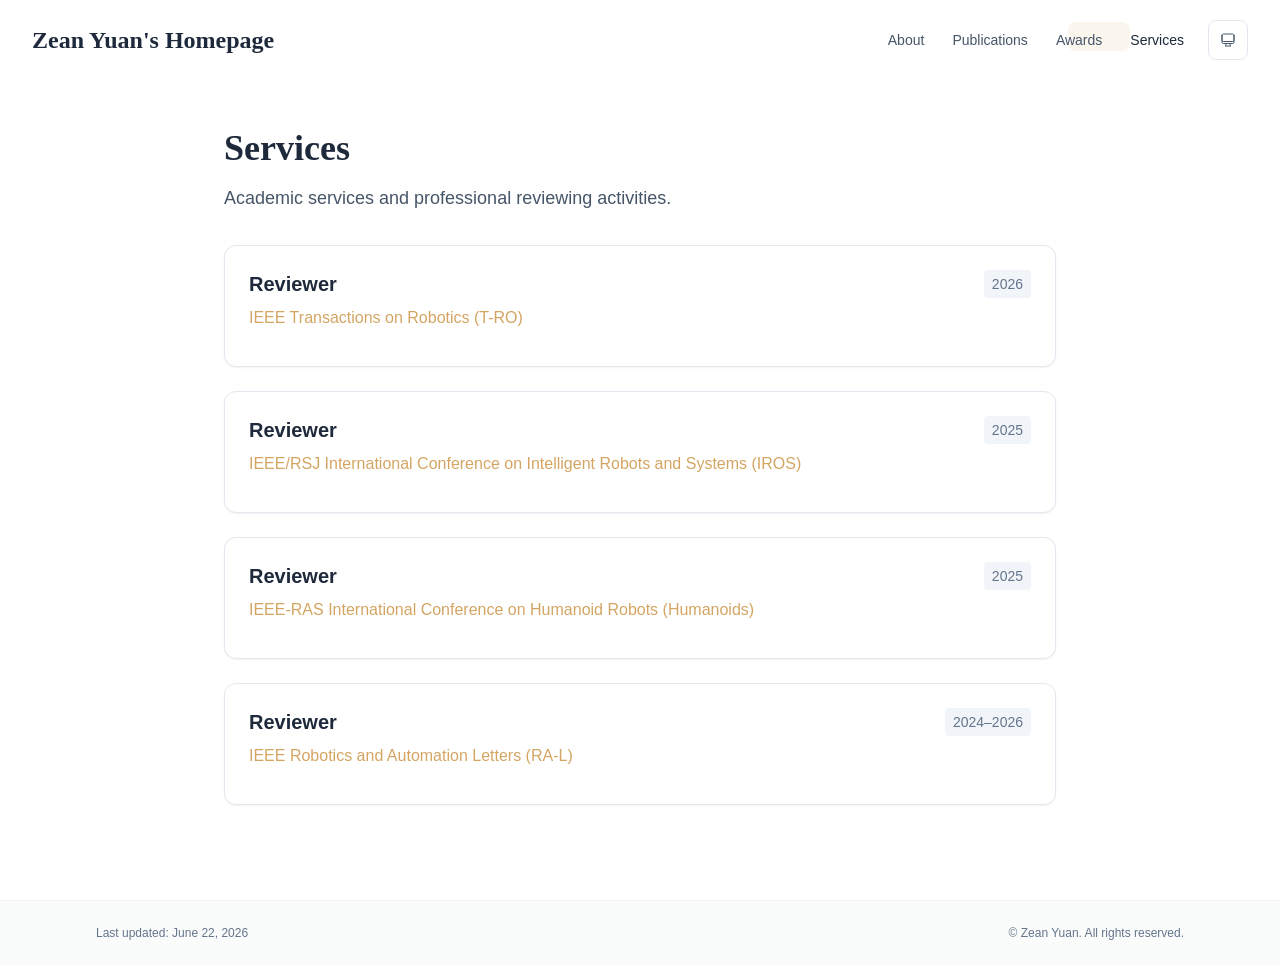
<file: services/index.html>
<!DOCTYPE html><html lang="en" class="scroll-smooth"><head><meta charSet="utf-8"/><meta name="viewport" content="width=device-width, initial-scale=1"/><link rel="stylesheet" href="/_next/static/css/c51684ded21b706b.css" data-precedence="next"/><link rel="preload" as="script" fetchPriority="low" href="/_next/static/chunks/webpack-af78f5c2c11af041.js"/><script src="/_next/static/chunks/4bd1b696-70b6d399998de86a.js" async=""></script><script src="/_next/static/chunks/684-5aaa8290a129f299.js" async=""></script><script src="/_next/static/chunks/main-app-35674cb01717d3a2.js" async=""></script><script src="/_next/static/chunks/461-a9a5d7b05a71d978.js" async=""></script><script src="/_next/static/chunks/874-6cc630662f3664af.js" async=""></script><script src="/_next/static/chunks/291-e39730cc9327e39b.js" async=""></script><script src="/_next/static/chunks/app/layout-cff82f5dce2faf6e.js" async=""></script><script src="/_next/static/chunks/873-6d5dea4355fe7ef1.js" async=""></script><script src="/_next/static/chunks/748-1445aac8bf577eed.js" async=""></script><script src="/_next/static/chunks/app/%5Bslug%5D/page-54cfdedae635586b.js" async=""></script><link rel="icon" href="/favicon.svg" type="image/svg+xml"/><link rel="dns-prefetch" href="https://jialeliu.com"/><link rel="preconnect" href="https://jialeliu.com" crossorigin=""/><link rel="preload" as="font" type="font/woff2" href="https://jialeliu.com/fonts/georgiab.woff2" crossorigin=""/><script>
              try {
                const theme = localStorage.getItem('theme-storage');
                const parsed = theme ? JSON.parse(theme) : null;
                const setting = parsed?.state?.theme || 'system';
                const prefersDark = typeof window !== 'undefined' && window.matchMedia && window.matchMedia('(prefers-color-scheme: dark)').matches;
                const effective = setting === 'dark' ? 'dark' : (setting === 'light' ? 'light' : (prefersDark ? 'dark' : 'light'));
                var root = document.documentElement;
                root.classList.add(effective);
                root.setAttribute('data-theme', effective);
              } catch (e) {
                var root = document.documentElement;
                root.classList.add('light');
                root.setAttribute('data-theme', 'light');
              }
            </script><script>
    try {
      const cfg = {"enabled":false,"locales":["en"],"defaultLocale":"en","mode":"fixed","fixedLocale":"en","persist":false,"switcher":false,"labels":{"en":"English"}};
      const storageKey = 'locale-storage';
      const normalize = (value) => typeof value === 'string' ? value.trim().replace('_', '-').toLowerCase() : '';
      const matchLocale = (candidate) => {
        const normalized = normalize(candidate);
        if (!normalized) return null;
        if (cfg.locales.includes(normalized)) return normalized;
        const language = normalized.split('-')[0];
        if (cfg.locales.includes(language)) return language;
        return null;
      };

      let resolved = null;

      if (!cfg.enabled) {
        resolved = cfg.defaultLocale;
      } else if (cfg.persist) {
        resolved = matchLocale(localStorage.getItem(storageKey));
      }

      if (!resolved) {
        if (cfg.mode === 'fixed') {
          resolved = cfg.fixedLocale;
        } else {
          resolved = matchLocale(navigator.language);
        }
      }

      if (!resolved) {
        resolved = cfg.defaultLocale;
      }

      const root = document.documentElement;
      root.lang = resolved;
      root.setAttribute('data-locale', resolved);

      if (cfg.persist) {
        localStorage.setItem(storageKey, resolved);
      }
    } catch (e) {
      const root = document.documentElement;
      root.lang = 'en';
      root.setAttribute('data-locale', 'en');
    }
  </script><title>Services | Zean Yuan&#x27;s Homepage</title><meta name="description" content="Academic services and professional reviewing activities."/><meta name="author" content="Zean Yuan"/><meta name="keywords" content="Zean Yuan,PhD,Research,Chongqing University"/><meta name="creator" content="Zean Yuan"/><meta name="publisher" content="Zean Yuan"/><meta property="og:title" content="Zean Yuan&#x27;s Homepage"/><meta property="og:description" content="Ph.D. student at Chongqing University."/><meta property="og:site_name" content="Zean Yuan&#x27;s Academic Website"/><meta property="og:locale" content="en_US"/><meta property="og:type" content="website"/><meta name="twitter:card" content="summary"/><meta name="twitter:title" content="Zean Yuan&#x27;s Homepage"/><meta name="twitter:description" content="Ph.D. student at Chongqing University."/><link rel="icon" href="/favicon.svg"/><script>document.querySelectorAll('body link[rel="icon"], body link[rel="apple-touch-icon"]').forEach(el => document.head.appendChild(el))</script><script src="/_next/static/chunks/polyfills-42372ed130431b0a.js" noModule=""></script></head><body class="font-sans antialiased"><div style="visibility:hidden"><nav class="fixed top-0 left-0 right-0 z-50" data-headlessui-state=""><div class="transition-all duration-300 ease-out bg-transparent" style="transform:translateY(-100px)"><div class="max-w-7xl mx-auto px-4 sm:px-6 lg:px-8"><div class="flex justify-between items-center h-16 lg:h-20"><div class="flex-shrink-0" tabindex="0"><a class="text-xl lg:text-2xl font-serif font-semibold text-primary hover:text-accent transition-colors duration-200" href="/">Zean Yuan&#x27;s Homepage</a></div><div class="hidden lg:block"><div class="ml-10 flex items-center space-x-3"><div class="relative flex items-baseline space-x-1"><a data-nav-href="/" class="relative px-3 py-2 text-sm font-medium rounded-lg transition-colors duration-150 text-neutral-600" href="/">About</a><a data-nav-href="/publications" class="relative px-3 py-2 text-sm font-medium rounded-lg transition-colors duration-150 text-neutral-600" href="/publications/">Publications</a><a data-nav-href="/awards" class="relative px-3 py-2 text-sm font-medium rounded-lg transition-colors duration-150 text-neutral-600" href="/awards/">Awards</a><a data-nav-href="/services" class="relative px-3 py-2 text-sm font-medium rounded-lg transition-colors duration-150 text-primary" href="/services/">Services</a></div><div class="flex items-center justify-center w-10 h-10 rounded-lg border border-neutral-200 dark:border-[rgba(148,163,184,0.24)] bg-background dark:bg-neutral-800"><div class="w-4 h-4 rounded-full bg-neutral-300 animate-pulse"></div></div></div></div><div class="lg:hidden flex items-center space-x-2"><div class="flex items-center justify-center w-10 h-10 rounded-lg border border-neutral-200 dark:border-[rgba(148,163,184,0.24)] bg-background dark:bg-neutral-800"><div class="w-4 h-4 rounded-full bg-neutral-300 animate-pulse"></div></div><button class="inline-flex items-center justify-center p-2 rounded-md text-neutral-600 hover:text-primary hover:bg-neutral-100 dark:hover:bg-neutral-800 focus:outline-none focus:ring-2 focus:ring-inset focus:ring-accent transition-colors duration-200" id="headlessui-disclosure-button-«R7pdb»" type="button" aria-expanded="false" data-headlessui-state=""><span class="sr-only">Open main menu</span><div><svg xmlns="http://www.w3.org/2000/svg" fill="none" viewBox="0 0 24 24" stroke-width="1.5" stroke="currentColor" aria-hidden="true" data-slot="icon" class="block h-6 w-6"><path stroke-linecap="round" stroke-linejoin="round" d="M3.75 6.75h16.5M3.75 12h16.5m-16.5 5.25h16.5"></path></svg></div></button></div></div></div></div></nav><main class="min-h-screen pt-16 lg:pt-20"><div class="max-w-4xl mx-auto px-4 sm:px-6 lg:px-8 py-12"><div style="opacity:0;transform:translateY(20px)"><div class="mb-8"><h1 class="text-4xl font-serif font-bold text-primary mb-4">Services</h1><div class="text-lg text-neutral-600 dark:text-neutral-500 max-w-2xl leading-relaxed"><p class="mb-3 last:mb-0">Academic services and professional reviewing activities.</p></div></div><div class="grid gap-6"><div class="bg-white dark:bg-neutral-900 p-6 rounded-xl shadow-sm border border-neutral-200 dark:border-neutral-800 hover:shadow-lg transition-all duration-200 hover:scale-[1.01]" style="opacity:0;transform:translateY(20px)"><div class="flex justify-between items-start mb-2"><h3 class="text-xl font-semibold text-primary">Reviewer</h3><span class="text-sm text-neutral-500 font-medium bg-neutral-100 dark:bg-neutral-800 px-2 py-1 rounded">2026</span></div><p class="text-base text-accent font-medium mb-3">IEEE Transactions on Robotics (T-RO)</p></div><div class="bg-white dark:bg-neutral-900 p-6 rounded-xl shadow-sm border border-neutral-200 dark:border-neutral-800 hover:shadow-lg transition-all duration-200 hover:scale-[1.01]" style="opacity:0;transform:translateY(20px)"><div class="flex justify-between items-start mb-2"><h3 class="text-xl font-semibold text-primary">Reviewer</h3><span class="text-sm text-neutral-500 font-medium bg-neutral-100 dark:bg-neutral-800 px-2 py-1 rounded">2025</span></div><p class="text-base text-accent font-medium mb-3">IEEE/RSJ International Conference on Intelligent Robots and Systems (IROS)</p></div><div class="bg-white dark:bg-neutral-900 p-6 rounded-xl shadow-sm border border-neutral-200 dark:border-neutral-800 hover:shadow-lg transition-all duration-200 hover:scale-[1.01]" style="opacity:0;transform:translateY(20px)"><div class="flex justify-between items-start mb-2"><h3 class="text-xl font-semibold text-primary">Reviewer</h3><span class="text-sm text-neutral-500 font-medium bg-neutral-100 dark:bg-neutral-800 px-2 py-1 rounded">2025</span></div><p class="text-base text-accent font-medium mb-3">IEEE-RAS International Conference on Humanoid Robots (Humanoids)</p></div><div class="bg-white dark:bg-neutral-900 p-6 rounded-xl shadow-sm border border-neutral-200 dark:border-neutral-800 hover:shadow-lg transition-all duration-200 hover:scale-[1.01]" style="opacity:0;transform:translateY(20px)"><div class="flex justify-between items-start mb-2"><h3 class="text-xl font-semibold text-primary">Reviewer</h3><span class="text-sm text-neutral-500 font-medium bg-neutral-100 dark:bg-neutral-800 px-2 py-1 rounded">2024–2026</span></div><p class="text-base text-accent font-medium mb-3">IEEE Robotics and Automation Letters (RA-L)</p></div></div></div></div><!--$--><!--/$--><!--$--><!--/$--></main><footer class="border-t border-neutral-200/50 bg-neutral-50/50 dark:bg-neutral-900/50 dark:border-neutral-700/50"><div class="max-w-6xl mx-auto px-4 sm:px-6 lg:px-8 py-6"><div class="flex flex-col sm:flex-row justify-between items-center gap-2"><p class="text-xs text-neutral-500">Last updated<!-- -->: <!-- -->June 22, 2026</p><p class="text-xs text-neutral-500 flex items-center">© Zean Yuan. All rights reserved.</p></div></div></footer></div><script src="/_next/static/chunks/webpack-af78f5c2c11af041.js" async=""></script><script>(self.__next_f=self.__next_f||[]).push([0])</script><script>self.__next_f.push([1,"1:\"$Sreact.fragment\"\n3:I[3719,[\"461\",\"static/chunks/461-a9a5d7b05a71d978.js\",\"874\",\"static/chunks/874-6cc630662f3664af.js\",\"291\",\"static/chunks/291-e39730cc9327e39b.js\",\"177\",\"static/chunks/app/layout-cff82f5dce2faf6e.js\"],\"ThemeProvider\"]\n4:I[310,[\"461\",\"static/chunks/461-a9a5d7b05a71d978.js\",\"874\",\"static/chunks/874-6cc630662f3664af.js\",\"291\",\"static/chunks/291-e39730cc9327e39b.js\",\"177\",\"static/chunks/app/layout-cff82f5dce2faf6e.js\"],\"LocaleProvider\"]\n5:I[4574,[\"461\",\"static/chunks/461-a9a5d7b05a71d978.js\",\"874\",\"static/chunks/874-6cc630662f3664af.js\",\"291\",\"static/chunks/291-e39730cc9327e39b.js\",\"177\",\"static/chunks/app/layout-cff82f5dce2faf6e.js\"],\"default\"]\n6:I[7555,[],\"\"]\n7:I[1295,[],\"\"]\n8:I[2548,[\"461\",\"static/chunks/461-a9a5d7b05a71d978.js\",\"874\",\"static/chunks/874-6cc630662f3664af.js\",\"291\",\"static/chunks/291-e39730cc9327e39b.js\",\"177\",\"static/chunks/app/layout-cff82f5dce2faf6e.js\"],\"default\"]\na:I[9665,[],\"MetadataBoundary\"]\nc:I[9665,[],\"OutletBoundary\"]\nf:I[4911,[],\"AsyncMetadataOutlet\"]\n11:I[9665,[],\"ViewportBoundary\"]\n13:I[6614,[],\"\"]\n:HL[\"/_next/static/css/c51684ded21b706b.css\",\"style\"]\n2:T5c8,\n    try {\n      const cfg = {\"enabled\":false,\"locales\":[\"en\"],\"defaultLocale\":\"en\",\"mode\":\"fixed\",\"fixedLocale\":\"en\",\"persist\":false,\"switcher\":false,\"labels\":{\"en\":\"English\"}};\n      const storageKey = 'locale-storage';\n      const normalize = (value) =\u003e typeof value === 'string' ? value.trim().replace('_', '-').toLowerCase() : '';\n      const matchLocale = (candidate) =\u003e {\n        const normalized = normalize(candidate);\n        if (!normalized) return null;\n        if (cfg.locales.includes(normalized)) return normalized;\n        const language = normalized.split('-')[0];\n        if (cfg.locales.includes(language)) return language;\n        return null;\n      };\n\n      let resolved = null;\n\n      if (!cfg.enabled) {\n        resolved = cfg.defaultLocale;\n      } else if (cfg.persist) {\n        resolved = matchLocale(localStorage.getItem(storageKey));\n      }\n\n      if (!resolved) {\n        if (cfg.mode === 'f"])</script><script>self.__next_f.push([1,"ixed') {\n          resolved = cfg.fixedLocale;\n        } else {\n          resolved = matchLocale(navigator.language);\n        }\n      }\n\n      if (!resolved) {\n        resolved = cfg.defaultLocale;\n      }\n\n      const root = document.documentElement;\n      root.lang = resolved;\n      root.setAttribute('data-locale', resolved);\n\n      if (cfg.persist) {\n        localStorage.setItem(storageKey, resolved);\n      }\n    } catch (e) {\n      const root = document.documentElement;\n      root.lang = 'en';\n      root.setAttribute('data-locale', 'en');\n    }\n  "])</script><script>self.__next_f.push([1,"0:{\"P\":null,\"b\":\"IjERiFsPeH-Uxmu1m3vB1\",\"p\":\"\",\"c\":[\"\",\"services\",\"\"],\"i\":false,\"f\":[[[\"\",{\"children\":[[\"slug\",\"services\",\"d\"],{\"children\":[\"__PAGE__\",{}]}]},\"$undefined\",\"$undefined\",true],[\"\",[\"$\",\"$1\",\"c\",{\"children\":[[[\"$\",\"link\",\"0\",{\"rel\":\"stylesheet\",\"href\":\"/_next/static/css/c51684ded21b706b.css\",\"precedence\":\"next\",\"crossOrigin\":\"$undefined\",\"nonce\":\"$undefined\"}]],[\"$\",\"html\",null,{\"lang\":\"en\",\"className\":\"scroll-smooth\",\"suppressHydrationWarning\":true,\"children\":[[\"$\",\"head\",null,{\"children\":[[\"$\",\"link\",null,{\"rel\":\"icon\",\"href\":\"/favicon.svg\",\"type\":\"image/svg+xml\"}],[\"$\",\"link\",null,{\"rel\":\"dns-prefetch\",\"href\":\"https://jialeliu.com\"}],[\"$\",\"link\",null,{\"rel\":\"preconnect\",\"href\":\"https://jialeliu.com\",\"crossOrigin\":\"\"}],[\"$\",\"link\",null,{\"rel\":\"preload\",\"as\":\"font\",\"type\":\"font/woff2\",\"href\":\"https://jialeliu.com/fonts/georgiab.woff2\",\"crossOrigin\":\"\"}],[\"$\",\"script\",null,{\"dangerouslySetInnerHTML\":{\"__html\":\"\\n              try {\\n                const theme = localStorage.getItem('theme-storage');\\n                const parsed = theme ? JSON.parse(theme) : null;\\n                const setting = parsed?.state?.theme || 'system';\\n                const prefersDark = typeof window !== 'undefined' \u0026\u0026 window.matchMedia \u0026\u0026 window.matchMedia('(prefers-color-scheme: dark)').matches;\\n                const effective = setting === 'dark' ? 'dark' : (setting === 'light' ? 'light' : (prefersDark ? 'dark' : 'light'));\\n                var root = document.documentElement;\\n                root.classList.add(effective);\\n                root.setAttribute('data-theme', effective);\\n              } catch (e) {\\n                var root = document.documentElement;\\n                root.classList.add('light');\\n                root.setAttribute('data-theme', 'light');\\n              }\\n            \"}}],[\"$\",\"script\",null,{\"dangerouslySetInnerHTML\":{\"__html\":\"$2\"}}]]}],[\"$\",\"body\",null,{\"className\":\"font-sans antialiased\",\"children\":[\"$\",\"$L3\",null,{\"children\":[\"$\",\"$L4\",null,{\"config\":{\"enabled\":false,\"locales\":[\"en\"],\"defaultLocale\":\"en\",\"mode\":\"fixed\",\"fixedLocale\":\"en\",\"persist\":false,\"switcher\":false,\"labels\":{\"en\":\"English\"}},\"children\":[[\"$\",\"$L5\",null,{\"items\":[{\"title\":\"About\",\"type\":\"page\",\"target\":\"about\",\"href\":\"/\"},{\"title\":\"Publications\",\"type\":\"page\",\"target\":\"publications\",\"href\":\"/publications\"},{\"title\":\"Awards\",\"type\":\"page\",\"target\":\"awards\",\"href\":\"/awards\"},{\"title\":\"Services\",\"type\":\"page\",\"target\":\"services\",\"href\":\"/services\"}],\"siteTitle\":\"Zean Yuan's Homepage\",\"enableOnePageMode\":false,\"i18n\":\"$0:f:0:1:1:props:children:1:props:children:1:props:children:props:children:props:config\",\"itemsByLocale\":{\"en\":[{\"title\":\"About\",\"type\":\"page\",\"target\":\"about\",\"href\":\"/\"},{\"title\":\"Publications\",\"type\":\"page\",\"target\":\"publications\",\"href\":\"/publications\"},{\"title\":\"Awards\",\"type\":\"page\",\"target\":\"awards\",\"href\":\"/awards\"},{\"title\":\"Services\",\"type\":\"page\",\"target\":\"services\",\"href\":\"/services\"}]},\"siteTitleByLocale\":{\"en\":\"Zean Yuan's Homepage\"}}],[\"$\",\"main\",null,{\"className\":\"min-h-screen pt-16 lg:pt-20\",\"children\":[\"$\",\"$L6\",null,{\"parallelRouterKey\":\"children\",\"error\":\"$undefined\",\"errorStyles\":\"$undefined\",\"errorScripts\":\"$undefined\",\"template\":[\"$\",\"$L7\",null,{}],\"templateStyles\":\"$undefined\",\"templateScripts\":\"$undefined\",\"notFound\":[[[\"$\",\"title\",null,{\"children\":\"404: This page could not be found.\"}],[\"$\",\"div\",null,{\"style\":{\"fontFamily\":\"system-ui,\\\"Segoe UI\\\",Roboto,Helvetica,Arial,sans-serif,\\\"Apple Color Emoji\\\",\\\"Segoe UI Emoji\\\"\",\"height\":\"100vh\",\"textAlign\":\"center\",\"display\":\"flex\",\"flexDirection\":\"column\",\"alignItems\":\"center\",\"justifyContent\":\"center\"},\"children\":[\"$\",\"div\",null,{\"children\":[[\"$\",\"style\",null,{\"dangerouslySetInnerHTML\":{\"__html\":\"body{color:#000;background:#fff;margin:0}.next-error-h1{border-right:1px solid rgba(0,0,0,.3)}@media (prefers-color-scheme:dark){body{color:#fff;background:#000}.next-error-h1{border-right:1px solid rgba(255,255,255,.3)}}\"}}],[\"$\",\"h1\",null,{\"className\":\"next-error-h1\",\"style\":{\"display\":\"inline-block\",\"margin\":\"0 20px 0 0\",\"padding\":\"0 23px 0 0\",\"fontSize\":24,\"fontWeight\":500,\"verticalAlign\":\"top\",\"lineHeight\":\"49px\"},\"children\":404}],[\"$\",\"div\",null,{\"style\":{\"display\":\"inline-block\"},\"children\":[\"$\",\"h2\",null,{\"style\":{\"fontSize\":14,\"fontWeight\":400,\"lineHeight\":\"49px\",\"margin\":0},\"children\":\"This page could not be found.\"}]}]]}]}]],[]],\"forbidden\":\"$undefined\",\"unauthorized\":\"$undefined\"}]}],[\"$\",\"$L8\",null,{\"lastUpdated\":\"June 22, 2026\",\"lastUpdatedByLocale\":{\"en\":\"June 22, 2026\"},\"defaultLocale\":\"en\"}]]}]}]}]]}]]}],{\"children\":[[\"slug\",\"services\",\"d\"],[\"$\",\"$1\",\"c\",{\"children\":[null,[\"$\",\"$L6\",null,{\"parallelRouterKey\":\"children\",\"error\":\"$undefined\",\"errorStyles\":\"$undefined\",\"errorScripts\":\"$undefined\",\"template\":[\"$\",\"$L7\",null,{}],\"templateStyles\":\"$undefined\",\"templateScripts\":\"$undefined\",\"notFound\":\"$undefined\",\"forbidden\":\"$undefined\",\"unauthorized\":\"$undefined\"}]]}],{\"children\":[\"__PAGE__\",[\"$\",\"$1\",\"c\",{\"children\":[\"$L9\",[\"$\",\"$La\",null,{\"children\":\"$Lb\"}],null,[\"$\",\"$Lc\",null,{\"children\":[\"$Ld\",\"$Le\",[\"$\",\"$Lf\",null,{\"promise\":\"$@10\"}]]}]]}],{},null,false]},null,false]},null,false],[\"$\",\"$1\",\"h\",{\"children\":[null,[\"$\",\"$1\",\"e8c6yZtHY8nHdFpvg7baD\",{\"children\":[[\"$\",\"$L11\",null,{\"children\":\"$L12\"}],null]}],null]}],false]],\"m\":\"$undefined\",\"G\":[\"$13\",\"$undefined\"],\"s\":false,\"S\":true}\n"])</script><script>self.__next_f.push([1,"14:\"$Sreact.suspense\"\n15:I[4911,[],\"AsyncMetadata\"]\n17:I[2382,[\"461\",\"static/chunks/461-a9a5d7b05a71d978.js\",\"873\",\"static/chunks/873-6d5dea4355fe7ef1.js\",\"748\",\"static/chunks/748-1445aac8bf577eed.js\",\"182\",\"static/chunks/app/%5Bslug%5D/page-54cfdedae635586b.js\"],\"default\"]\nb:[\"$\",\"$14\",null,{\"fallback\":null,\"children\":[\"$\",\"$L15\",null,{\"promise\":\"$@16\"}]}]\n9:[\"$\",\"$L17\",null,{\"dataByLocale\":{\"en\":{\"type\":\"card\",\"config\":{\"type\":\"card\",\"title\":\"Services\",\"description\":\"Academic services and professional reviewing activities.\",\"items\":[{\"title\":\"Reviewer\",\"subtitle\":\"IEEE Transactions on Robotics (T-RO)\",\"date\":\"2026\"},{\"title\":\"Reviewer\",\"subtitle\":\"IEEE/RSJ International Conference on Intelligent Robots and Systems (IROS)\",\"date\":\"2025\"},{\"title\":\"Reviewer\",\"subtitle\":\"IEEE-RAS International Conference on Humanoid Robots (Humanoids)\",\"date\":\"2025\"},{\"title\":\"Reviewer\",\"subtitle\":\"IEEE Robotics and Automation Letters (RA-L)\",\"date\":\"2024–2026\"}]}}},\"defaultLocale\":\"en\"}]\n"])</script><script>self.__next_f.push([1,"e:null\n"])</script><script>self.__next_f.push([1,"12:[[\"$\",\"meta\",\"0\",{\"charSet\":\"utf-8\"}],[\"$\",\"meta\",\"1\",{\"name\":\"viewport\",\"content\":\"width=device-width, initial-scale=1\"}]]\nd:null\n"])</script><script>self.__next_f.push([1,"16:{\"metadata\":[[\"$\",\"title\",\"0\",{\"children\":\"Services | Zean Yuan's Homepage\"}],[\"$\",\"meta\",\"1\",{\"name\":\"description\",\"content\":\"Academic services and professional reviewing activities.\"}],[\"$\",\"meta\",\"2\",{\"name\":\"author\",\"content\":\"Zean Yuan\"}],[\"$\",\"meta\",\"3\",{\"name\":\"keywords\",\"content\":\"Zean Yuan,PhD,Research,Chongqing University\"}],[\"$\",\"meta\",\"4\",{\"name\":\"creator\",\"content\":\"Zean Yuan\"}],[\"$\",\"meta\",\"5\",{\"name\":\"publisher\",\"content\":\"Zean Yuan\"}],[\"$\",\"meta\",\"6\",{\"property\":\"og:title\",\"content\":\"Zean Yuan's Homepage\"}],[\"$\",\"meta\",\"7\",{\"property\":\"og:description\",\"content\":\"Ph.D. student at Chongqing University.\"}],[\"$\",\"meta\",\"8\",{\"property\":\"og:site_name\",\"content\":\"Zean Yuan's Academic Website\"}],[\"$\",\"meta\",\"9\",{\"property\":\"og:locale\",\"content\":\"en_US\"}],[\"$\",\"meta\",\"10\",{\"property\":\"og:type\",\"content\":\"website\"}],[\"$\",\"meta\",\"11\",{\"name\":\"twitter:card\",\"content\":\"summary\"}],[\"$\",\"meta\",\"12\",{\"name\":\"twitter:title\",\"content\":\"Zean Yuan's Homepage\"}],[\"$\",\"meta\",\"13\",{\"name\":\"twitter:description\",\"content\":\"Ph.D. student at Chongqing University.\"}],[\"$\",\"link\",\"14\",{\"rel\":\"icon\",\"href\":\"/favicon.svg\"}]],\"error\":null,\"digest\":\"$undefined\"}\n10:{\"metadata\":\"$16:metadata\",\"error\":null,\"digest\":\"$undefined\"}\n"])</script></body></html>
</file>
<file: _next/static/css/c51684ded21b706b.css>
/*! tailwindcss v4.1.10 | MIT License | https://tailwindcss.com */@layer properties{@supports (((-webkit-hyphens:none)) and (not (margin-trim:inline))) or ((-moz-orient:inline) and (not (color:rgb(from red r g b)))){*,::backdrop,:after,:before{--tw-translate-x:0;--tw-translate-y:0;--tw-translate-z:0;--tw-rotate-x:initial;--tw-rotate-y:initial;--tw-rotate-z:initial;--tw-skew-x:initial;--tw-skew-y:initial;--tw-space-y-reverse:0;--tw-space-x-reverse:0;--tw-border-style:solid;--tw-leading:initial;--tw-font-weight:initial;--tw-tracking:initial;--tw-shadow:0 0 #0000;--tw-shadow-color:initial;--tw-shadow-alpha:100%;--tw-inset-shadow:0 0 #0000;--tw-inset-shadow-color:initial;--tw-inset-shadow-alpha:100%;--tw-ring-color:initial;--tw-ring-shadow:0 0 #0000;--tw-inset-ring-color:initial;--tw-inset-ring-shadow:0 0 #0000;--tw-ring-inset:initial;--tw-ring-offset-width:0px;--tw-ring-offset-color:#fff;--tw-ring-offset-shadow:0 0 #0000;--tw-blur:initial;--tw-brightness:initial;--tw-contrast:initial;--tw-grayscale:initial;--tw-hue-rotate:initial;--tw-invert:initial;--tw-opacity:initial;--tw-saturate:initial;--tw-sepia:initial;--tw-drop-shadow:initial;--tw-drop-shadow-color:initial;--tw-drop-shadow-alpha:100%;--tw-drop-shadow-size:initial;--tw-backdrop-blur:initial;--tw-backdrop-brightness:initial;--tw-backdrop-contrast:initial;--tw-backdrop-grayscale:initial;--tw-backdrop-hue-rotate:initial;--tw-backdrop-invert:initial;--tw-backdrop-opacity:initial;--tw-backdrop-saturate:initial;--tw-backdrop-sepia:initial;--tw-duration:initial;--tw-ease:initial;--tw-scale-x:1;--tw-scale-y:1;--tw-scale-z:1}}}@layer theme{:host,:root{--font-sans:"Inter",-apple-system,BlinkMacSystemFont,"Segoe UI",Roboto,sans-serif;--color-red-50:oklch(97.1% .013 17.38);--color-red-400:oklch(70.4% .191 22.216);--color-red-600:oklch(57.7% .245 27.325);--color-red-900:oklch(39.6% .141 25.723);--color-white:#fff;--spacing:.25rem;--container-2xl:42rem;--container-3xl:48rem;--container-4xl:56rem;--container-6xl:72rem;--container-7xl:80rem;--text-xs:.75rem;--text-xs--line-height:calc(1/.75);--text-sm:.875rem;--text-sm--line-height:calc(1.25/.875);--text-base:1rem;--text-base--line-height:calc(1.5/1);--text-lg:1.125rem;--text-lg--line-height:calc(1.75/1.125);--text-xl:1.25rem;--text-xl--line-height:calc(1.75/1.25);--text-2xl:1.5rem;--text-2xl--line-height:calc(2/1.5);--text-3xl:1.875rem;--text-3xl--line-height:calc(2.25/1.875);--text-4xl:2.25rem;--text-4xl--line-height:calc(2.5/2.25);--font-weight-medium:500;--font-weight-semibold:600;--font-weight-bold:700;--leading-tight:1.25;--leading-relaxed:1.625;--radius-md:.375rem;--radius-lg:.5rem;--radius-xl:.75rem;--ease-out:cubic-bezier(0,0,.2,1);--animate-pulse:pulse 2s cubic-bezier(.4,0,.6,1)infinite;--blur-xl:24px;--default-transition-duration:.15s;--default-transition-timing-function:cubic-bezier(.4,0,.2,1);--default-font-family:"Inter",-apple-system,BlinkMacSystemFont,"Segoe UI",Roboto,sans-serif;--default-mono-font-family:"SF Mono",Monaco,"Cascadia Code","Roboto Mono",Consolas,"Courier New",monospace;--line-height-normal:1.5;--shadow-glass:0 8px 32px 0 #1f26875e}}@layer base{*,::backdrop,:after,:before{box-sizing:border-box;border:0 solid;margin:0;padding:0}::file-selector-button{box-sizing:border-box;border:0 solid;margin:0;padding:0}:host,html{-webkit-text-size-adjust:100%;tab-size:4;line-height:1.5;font-family:var(--default-font-family,ui-sans-serif,system-ui,sans-serif,"Apple Color Emoji","Segoe UI Emoji","Segoe UI Symbol","Noto Color Emoji");font-feature-settings:var(--default-font-feature-settings,normal);font-variation-settings:var(--default-font-variation-settings,normal);-webkit-tap-highlight-color:transparent}hr{height:0;color:inherit;border-top-width:1px}abbr:where([title]){-webkit-text-decoration:underline dotted;text-decoration:underline dotted}h1,h2,h3,h4,h5,h6{font-size:inherit;font-weight:inherit}a{color:inherit;-webkit-text-decoration:inherit;text-decoration:inherit}b,strong{font-weight:bolder}code,kbd,pre,samp{font-family:var(--default-mono-font-family,ui-monospace,SFMono-Regular,Menlo,Monaco,Consolas,"Liberation Mono","Courier New",monospace);font-feature-settings:var(--default-mono-font-feature-settings,normal);font-variation-settings:var(--default-mono-font-variation-settings,normal);font-size:1em}small{font-size:80%}sub,sup{vertical-align:baseline;font-size:75%;line-height:0;position:relative}sub{bottom:-.25em}sup{top:-.5em}table{text-indent:0;border-color:inherit;border-collapse:collapse}:-moz-focusring{outline:auto}progress{vertical-align:baseline}summary{display:list-item}menu,ol,ul{list-style:none}audio,canvas,embed,iframe,img,object,svg,video{vertical-align:middle;display:block}img,video{max-width:100%;height:auto}button,input,optgroup,select,textarea{font:inherit;font-feature-settings:inherit;font-variation-settings:inherit;letter-spacing:inherit;color:inherit;opacity:1;background-color:#0000;border-radius:0}::file-selector-button{font:inherit;font-feature-settings:inherit;font-variation-settings:inherit;letter-spacing:inherit;color:inherit;opacity:1;background-color:#0000;border-radius:0}:where(select:is([multiple],[size])) optgroup{font-weight:bolder}:where(select:is([multiple],[size])) optgroup option{padding-inline-start:20px}::file-selector-button{margin-inline-end:4px}::placeholder{opacity:1}@supports (not ((-webkit-appearance:-apple-pay-button))) or (contain-intrinsic-size:1px){::placeholder{color:currentColor}@supports (color:color-mix(in lab,red,red)){::placeholder{color:color-mix(in oklab,currentcolor 50%,transparent)}}}textarea{resize:vertical}::-webkit-search-decoration{-webkit-appearance:none}::-webkit-date-and-time-value{min-height:1lh;text-align:inherit}::-webkit-datetime-edit{display:inline-flex}::-webkit-datetime-edit-fields-wrapper{padding:0}::-webkit-datetime-edit,::-webkit-datetime-edit-year-field{padding-block:0}::-webkit-datetime-edit-day-field,::-webkit-datetime-edit-month-field{padding-block:0}::-webkit-datetime-edit-hour-field,::-webkit-datetime-edit-minute-field{padding-block:0}::-webkit-datetime-edit-millisecond-field,::-webkit-datetime-edit-second-field{padding-block:0}::-webkit-datetime-edit-meridiem-field{padding-block:0}:-moz-ui-invalid{box-shadow:none}button,input:where([type=button],[type=reset],[type=submit]){appearance:button}::file-selector-button{appearance:button}::-webkit-inner-spin-button,::-webkit-outer-spin-button{height:auto}[hidden]:where(:not([hidden=until-found])){display:none!important}}@layer components;@layer utilities{.pointer-events-none{pointer-events:none}.sr-only{clip:rect(0,0,0,0);white-space:nowrap;border-width:0;width:1px;height:1px;margin:-1px;padding:0;overflow:hidden}.absolute,.sr-only{position:absolute}.fixed{position:fixed}.relative{position:relative}.static{position:static}.sticky{position:sticky}.inset-0{inset:calc(var(--spacing)*0)}.top-0{top:calc(var(--spacing)*0)}.top-1\/2{top:50%}.top-2{top:calc(var(--spacing)*2)}.top-8{top:calc(var(--spacing)*8)}.top-full{top:100%}.right-0{right:calc(var(--spacing)*0)}.right-2{right:calc(var(--spacing)*2)}.left-0{left:calc(var(--spacing)*0)}.left-1\/2{left:50%}.left-3{left:calc(var(--spacing)*3)}.isolate{isolation:isolate}.z-10{z-index:10}.z-20{z-index:20}.z-40{z-index:40}.z-50{z-index:50}.container{width:100%}@media (min-width:40rem){.container{max-width:40rem}}@media (min-width:48rem){.container{max-width:48rem}}@media (min-width:64rem){.container{max-width:64rem}}@media (min-width:80rem){.container{max-width:80rem}}@media (min-width:96rem){.container{max-width:96rem}}.mx-auto{margin-inline:auto}.my-4{margin-block:calc(var(--spacing)*4)}.mt-2{margin-top:calc(var(--spacing)*2)}.mt-4{margin-top:calc(var(--spacing)*4)}.mt-6{margin-top:calc(var(--spacing)*6)}.mt-8{margin-top:calc(var(--spacing)*8)}.mt-auto{margin-top:auto}.mr-1{margin-right:calc(var(--spacing)*1)}.mr-1\.5{margin-right:calc(var(--spacing)*1.5)}.mr-2{margin-right:calc(var(--spacing)*2)}.mb-1{margin-bottom:calc(var(--spacing)*1)}.mb-2{margin-bottom:calc(var(--spacing)*2)}.mb-3{margin-bottom:calc(var(--spacing)*3)}.mb-4{margin-bottom:calc(var(--spacing)*4)}.mb-6{margin-bottom:calc(var(--spacing)*6)}.mb-8{margin-bottom:calc(var(--spacing)*8)}.ml-0{margin-left:calc(var(--spacing)*0)}.ml-2{margin-left:calc(var(--spacing)*2)}.ml-4{margin-left:calc(var(--spacing)*4)}.ml-10{margin-left:calc(var(--spacing)*10)}.line-clamp-3{-webkit-line-clamp:3;-webkit-box-orient:vertical;display:-webkit-box;overflow:hidden}.block{display:block}.contents{display:contents}.flex{display:flex}.grid{display:grid}.hidden{display:none}.inline{display:inline}.inline-flex{display:inline-flex}.aspect-\[4\/3\]{aspect-ratio:4/3}.h-0{height:calc(var(--spacing)*0)}.h-2\.5{height:calc(var(--spacing)*2.5)}.h-3{height:calc(var(--spacing)*3)}.h-3\.5{height:calc(var(--spacing)*3.5)}.h-4{height:calc(var(--spacing)*4)}.h-5{height:calc(var(--spacing)*5)}.h-6{height:calc(var(--spacing)*6)}.h-10{height:calc(var(--spacing)*10)}.h-12{height:calc(var(--spacing)*12)}.h-16{height:calc(var(--spacing)*16)}.h-64{height:calc(var(--spacing)*64)}.h-full{height:100%}.min-h-screen{min-height:100vh}.w-0{width:calc(var(--spacing)*0)}.w-2\.5{width:calc(var(--spacing)*2.5)}.w-3{width:calc(var(--spacing)*3)}.w-3\.5{width:calc(var(--spacing)*3.5)}.w-4{width:calc(var(--spacing)*4)}.w-5{width:calc(var(--spacing)*5)}.w-6{width:calc(var(--spacing)*6)}.w-10{width:calc(var(--spacing)*10)}.w-12{width:calc(var(--spacing)*12)}.w-14{width:calc(var(--spacing)*14)}.w-32{width:calc(var(--spacing)*32)}.w-36{width:calc(var(--spacing)*36)}.w-64{width:calc(var(--spacing)*64)}.w-full{width:100%}.max-w-2xl{max-width:var(--container-2xl)}.max-w-3xl{max-width:var(--container-3xl)}.max-w-4xl{max-width:var(--container-4xl)}.max-w-6xl{max-width:var(--container-6xl)}.max-w-7xl{max-width:var(--container-7xl)}.max-w-\[calc\(100vw-2rem\)\]{max-width:calc(100vw - 2rem)}.flex-shrink-0,.shrink-0{flex-shrink:0}.flex-grow{flex-grow:1}.-translate-x-1\/2{--tw-translate-x:calc(calc(1/2*100%)*-1)}.-translate-x-1\/2,.-translate-y-1\/2{translate:var(--tw-translate-x)var(--tw-translate-y)}.-translate-y-1\/2{--tw-translate-y:calc(calc(1/2*100%)*-1)}.-translate-y-full{--tw-translate-y:-100%;translate:var(--tw-translate-x)var(--tw-translate-y)}.transform{transform:var(--tw-rotate-x,)var(--tw-rotate-y,)var(--tw-rotate-z,)var(--tw-skew-x,)var(--tw-skew-y,)}.animate-pulse{animation:var(--animate-pulse)}.cursor-pointer{cursor:pointer}.resize{resize:both}.scroll-mt-24{scroll-margin-top:calc(var(--spacing)*24)}.list-inside{list-style-position:inside}.list-decimal{list-style-type:decimal}.list-disc{list-style-type:disc}.grid-cols-1{grid-template-columns:repeat(1,minmax(0,1fr))}.flex-col{flex-direction:column}.flex-wrap{flex-wrap:wrap}.items-baseline{align-items:baseline}.items-center{align-items:center}.items-start{align-items:flex-start}.justify-between{justify-content:space-between}.justify-center{justify-content:center}.gap-1{gap:calc(var(--spacing)*1)}.gap-2{gap:calc(var(--spacing)*2)}.gap-3{gap:calc(var(--spacing)*3)}.gap-4{gap:calc(var(--spacing)*4)}.gap-6{gap:calc(var(--spacing)*6)}.gap-12{gap:calc(var(--spacing)*12)}:where(.space-y-1>:not(:last-child)){--tw-space-y-reverse:0;margin-block-start:calc(calc(var(--spacing)*1)*var(--tw-space-y-reverse));margin-block-end:calc(calc(var(--spacing)*1)*calc(1 - var(--tw-space-y-reverse)))}:where(.space-y-2>:not(:last-child)){--tw-space-y-reverse:0;margin-block-start:calc(calc(var(--spacing)*2)*var(--tw-space-y-reverse));margin-block-end:calc(calc(var(--spacing)*2)*calc(1 - var(--tw-space-y-reverse)))}:where(.space-y-3>:not(:last-child)){--tw-space-y-reverse:0;margin-block-start:calc(calc(var(--spacing)*3)*var(--tw-space-y-reverse));margin-block-end:calc(calc(var(--spacing)*3)*calc(1 - var(--tw-space-y-reverse)))}:where(.space-y-4>:not(:last-child)){--tw-space-y-reverse:0;margin-block-start:calc(calc(var(--spacing)*4)*var(--tw-space-y-reverse));margin-block-end:calc(calc(var(--spacing)*4)*calc(1 - var(--tw-space-y-reverse)))}:where(.space-y-6>:not(:last-child)){--tw-space-y-reverse:0;margin-block-start:calc(calc(var(--spacing)*6)*var(--tw-space-y-reverse));margin-block-end:calc(calc(var(--spacing)*6)*calc(1 - var(--tw-space-y-reverse)))}:where(.space-y-8>:not(:last-child)){--tw-space-y-reverse:0;margin-block-start:calc(calc(var(--spacing)*8)*var(--tw-space-y-reverse));margin-block-end:calc(calc(var(--spacing)*8)*calc(1 - var(--tw-space-y-reverse)))}:where(.space-x-0\.5>:not(:last-child)){--tw-space-x-reverse:0;margin-inline-start:calc(calc(var(--spacing)*.5)*var(--tw-space-x-reverse));margin-inline-end:calc(calc(var(--spacing)*.5)*calc(1 - var(--tw-space-x-reverse)))}:where(.space-x-1>:not(:last-child)){--tw-space-x-reverse:0;margin-inline-start:calc(calc(var(--spacing)*1)*var(--tw-space-x-reverse));margin-inline-end:calc(calc(var(--spacing)*1)*calc(1 - var(--tw-space-x-reverse)))}:where(.space-x-2>:not(:last-child)){--tw-space-x-reverse:0;margin-inline-start:calc(calc(var(--spacing)*2)*var(--tw-space-x-reverse));margin-inline-end:calc(calc(var(--spacing)*2)*calc(1 - var(--tw-space-x-reverse)))}:where(.space-x-3>:not(:last-child)){--tw-space-x-reverse:0;margin-inline-start:calc(calc(var(--spacing)*3)*var(--tw-space-x-reverse));margin-inline-end:calc(calc(var(--spacing)*3)*calc(1 - var(--tw-space-x-reverse)))}.overflow-hidden{overflow:hidden}.overflow-x-auto{overflow-x:auto}.scroll-smooth{scroll-behavior:smooth}.rounded{border-radius:.25rem}.rounded-full{border-radius:3.40282e+38px}.rounded-lg{border-radius:var(--radius-lg)}.rounded-md{border-radius:var(--radius-md)}.rounded-xl{border-radius:var(--radius-xl)}.border{border-style:var(--tw-border-style);border-width:1px}.border-2{border-style:var(--tw-border-style);border-width:2px}.border-t{border-top-style:var(--tw-border-style);border-top-width:1px}.border-t-4{border-top-style:var(--tw-border-style);border-top-width:4px}.border-r-4{border-right-style:var(--tw-border-style);border-right-width:4px}.border-b{border-bottom-style:var(--tw-border-style);border-bottom-width:1px}.border-l-4{border-left-style:var(--tw-border-style);border-left-width:4px}.border-accent,.border-accent\/50{border-color:var(--accent)}@supports (color:color-mix(in lab,red,red)){.border-accent\/50{border-color:color-mix(in oklab,var(--accent)50%,transparent)}}.border-neutral-100{border-color:var(--neutral-100)}.border-neutral-200,.border-neutral-200\/50{border-color:var(--neutral-200)}@supports (color:color-mix(in lab,red,red)){.border-neutral-200\/50{border-color:color-mix(in oklab,var(--neutral-200)50%,transparent)}}.border-neutral-300{border-color:var(--neutral-300)}.border-transparent{border-color:#0000}.border-t-accent{border-top-color:var(--accent)}.border-t-neutral-800{border-top-color:var(--neutral-800)}.bg-accent,.bg-accent\/10{background-color:var(--accent)}@supports (color:color-mix(in lab,red,red)){.bg-accent\/10{background-color:color-mix(in oklab,var(--accent)10%,transparent)}}.bg-accent\/\[0\.07\]{background-color:var(--accent)}@supports (color:color-mix(in lab,red,red)){.bg-accent\/\[0\.07\]{background-color:color-mix(in oklab,var(--accent)7%,transparent)}}.bg-background,.bg-background\/80{background-color:var(--background)}@supports (color:color-mix(in lab,red,red)){.bg-background\/80{background-color:color-mix(in oklab,var(--background)80%,transparent)}}.bg-background\/95{background-color:var(--background)}@supports (color:color-mix(in lab,red,red)){.bg-background\/95{background-color:color-mix(in oklab,var(--background)95%,transparent)}}.bg-neutral-50,.bg-neutral-50\/50{background-color:var(--neutral-50)}@supports (color:color-mix(in lab,red,red)){.bg-neutral-50\/50{background-color:color-mix(in oklab,var(--neutral-50)50%,transparent)}}.bg-neutral-100{background-color:var(--neutral-100)}.bg-neutral-200{background-color:var(--neutral-200)}.bg-neutral-300{background-color:var(--neutral-300)}.bg-neutral-800{background-color:var(--neutral-800)}.bg-red-50{background-color:var(--color-red-50)}.bg-transparent{background-color:#0000}.bg-white{background-color:var(--color-white)}.object-contain{object-fit:contain}.object-cover{object-fit:cover}.object-\[32\%_center\]{object-position:32% center}.p-1\.5{padding:calc(var(--spacing)*1.5)}.p-2{padding:calc(var(--spacing)*2)}.p-3{padding:calc(var(--spacing)*3)}.p-4{padding:calc(var(--spacing)*4)}.p-6{padding:calc(var(--spacing)*6)}.px-1\.5{padding-inline:calc(var(--spacing)*1.5)}.px-2{padding-inline:calc(var(--spacing)*2)}.px-3{padding-inline:calc(var(--spacing)*3)}.px-4{padding-inline:calc(var(--spacing)*4)}.py-0\.5{padding-block:calc(var(--spacing)*.5)}.py-1{padding-block:calc(var(--spacing)*1)}.py-2{padding-block:calc(var(--spacing)*2)}.py-3{padding-block:calc(var(--spacing)*3)}.py-6{padding-block:calc(var(--spacing)*6)}.py-8{padding-block:calc(var(--spacing)*8)}.py-12{padding-block:calc(var(--spacing)*12)}.pt-2{padding-top:calc(var(--spacing)*2)}.pt-16{padding-top:calc(var(--spacing)*16)}.pr-4{padding-right:calc(var(--spacing)*4)}.pb-2{padding-bottom:calc(var(--spacing)*2)}.pb-3{padding-bottom:calc(var(--spacing)*3)}.pl-4{padding-left:calc(var(--spacing)*4)}.pl-10{padding-left:calc(var(--spacing)*10)}.text-center{text-align:center}.font-mono{font-family:SF Mono,Monaco,Cascadia Code,Roboto Mono,Consolas,Courier New,monospace}.font-sans{font-family:Inter,-apple-system,BlinkMacSystemFont,Segoe UI,Roboto,sans-serif}.font-serif{font-family:Georgia CDN,Georgia,serif}.text-2xl{font-size:var(--text-2xl);line-height:var(--tw-leading,var(--text-2xl--line-height))}.text-3xl{font-size:var(--text-3xl);line-height:var(--tw-leading,var(--text-3xl--line-height))}.text-4xl{font-size:var(--text-4xl);line-height:var(--tw-leading,var(--text-4xl--line-height))}.text-base{font-size:var(--text-base);line-height:var(--tw-leading,var(--text-base--line-height))}.text-lg{font-size:var(--text-lg);line-height:var(--tw-leading,var(--text-lg--line-height))}.text-sm{font-size:var(--text-sm);line-height:var(--tw-leading,var(--text-sm--line-height))}.text-xl{font-size:var(--text-xl);line-height:var(--tw-leading,var(--text-xl--line-height))}.text-xs{font-size:var(--text-xs);line-height:var(--tw-leading,var(--text-xs--line-height))}.text-\[0\.88em\]{font-size:.88em}.text-\[0\.95em\]{font-size:.95em}.leading-relaxed{--tw-leading:var(--leading-relaxed);line-height:var(--leading-relaxed)}.leading-tight{--tw-leading:var(--leading-tight);line-height:var(--leading-tight)}.font-bold{--tw-font-weight:var(--font-weight-bold);font-weight:var(--font-weight-bold)}.font-medium{--tw-font-weight:var(--font-weight-medium);font-weight:var(--font-weight-medium)}.font-semibold{--tw-font-weight:var(--font-weight-semibold);font-weight:var(--font-weight-semibold)}.tracking-\[0\.08em\]{--tw-tracking:.08em;letter-spacing:.08em}.break-words{overflow-wrap:break-word}.whitespace-nowrap{white-space:nowrap}.whitespace-pre-wrap{white-space:pre-wrap}.text-accent{color:var(--accent)}.text-neutral-400{color:var(--neutral-400)}.text-neutral-500{color:var(--neutral-500)}.text-neutral-600{color:var(--neutral-600)}.text-neutral-700{color:var(--neutral-700)}.text-neutral-800{color:var(--neutral-800)}.text-primary{color:var(--primary)}.text-red-600{color:var(--color-red-600)}.text-white{color:var(--color-white)}.capitalize{text-transform:capitalize}.uppercase{text-transform:uppercase}.italic{font-style:italic}.underline{text-decoration-line:underline}.decoration-accent{-webkit-text-decoration-color:var(--accent);text-decoration-color:var(--accent)}.decoration-neutral-400{-webkit-text-decoration-color:var(--neutral-400);text-decoration-color:var(--neutral-400)}.underline-offset-4{text-underline-offset:4px}.antialiased{-webkit-font-smoothing:antialiased;-moz-osx-font-smoothing:grayscale}.opacity-60{opacity:.6}.opacity-70{opacity:.7}.shadow-lg{--tw-shadow:0 10px 15px -3px var(--tw-shadow-color,#0000001a),0 4px 6px -2px var(--tw-shadow-color,#0000000d)}.shadow-lg,.shadow-md{box-shadow:var(--tw-inset-shadow),var(--tw-inset-ring-shadow),var(--tw-ring-offset-shadow),var(--tw-ring-shadow),var(--tw-shadow)}.shadow-md{--tw-shadow:0 4px 6px -1px var(--tw-shadow-color,#0000001a),0 2px 4px -1px var(--tw-shadow-color,#0000000f)}.shadow-sm{--tw-shadow:0 1px 2px 0 var(--tw-shadow-color,#0000000d)}.ring-2,.shadow-sm{box-shadow:var(--tw-inset-shadow),var(--tw-inset-ring-shadow),var(--tw-ring-offset-shadow),var(--tw-ring-shadow),var(--tw-shadow)}.ring-2{--tw-ring-shadow:var(--tw-ring-inset,)0 0 0 calc(2px + var(--tw-ring-offset-width))var(--tw-ring-color,currentcolor)}.ring-neutral-200{--tw-ring-color:var(--neutral-200)}.filter{filter:var(--tw-blur,)var(--tw-brightness,)var(--tw-contrast,)var(--tw-grayscale,)var(--tw-hue-rotate,)var(--tw-invert,)var(--tw-saturate,)var(--tw-sepia,)var(--tw-drop-shadow,)}.backdrop-blur-xl{--tw-backdrop-blur:blur(var(--blur-xl));-webkit-backdrop-filter:var(--tw-backdrop-blur,)var(--tw-backdrop-brightness,)var(--tw-backdrop-contrast,)var(--tw-backdrop-grayscale,)var(--tw-backdrop-hue-rotate,)var(--tw-backdrop-invert,)var(--tw-backdrop-opacity,)var(--tw-backdrop-saturate,)var(--tw-backdrop-sepia,);backdrop-filter:var(--tw-backdrop-blur,)var(--tw-backdrop-brightness,)var(--tw-backdrop-contrast,)var(--tw-backdrop-grayscale,)var(--tw-backdrop-hue-rotate,)var(--tw-backdrop-invert,)var(--tw-backdrop-opacity,)var(--tw-backdrop-saturate,)var(--tw-backdrop-sepia,)}.transition{transition-property:color,background-color,border-color,outline-color,text-decoration-color,fill,stroke,--tw-gradient-from,--tw-gradient-via,--tw-gradient-to,opacity,box-shadow,transform,translate,scale,rotate,filter,-webkit-backdrop-filter,backdrop-filter,display,visibility,content-visibility,overlay,pointer-events;transition-timing-function:var(--tw-ease,var(--default-transition-timing-function));transition-duration:var(--tw-duration,var(--default-transition-duration))}.transition-all{transition-property:all;transition-timing-function:var(--tw-ease,var(--default-transition-timing-function));transition-duration:var(--tw-duration,var(--default-transition-duration))}.transition-colors{transition-property:color,background-color,border-color,outline-color,text-decoration-color,fill,stroke,--tw-gradient-from,--tw-gradient-via,--tw-gradient-to;transition-timing-function:var(--tw-ease,var(--default-transition-timing-function));transition-duration:var(--tw-duration,var(--default-transition-duration))}.duration-150{--tw-duration:.15s;transition-duration:.15s}.duration-200{--tw-duration:.2s;transition-duration:.2s}.duration-300{--tw-duration:.3s;transition-duration:.3s}.ease-out{--tw-ease:var(--ease-out);transition-timing-function:var(--ease-out)}.last\:mb-0:last-child{margin-bottom:calc(var(--spacing)*0)}@media (hover:hover){.hover\:scale-105:hover{--tw-scale-x:105%;--tw-scale-y:105%;--tw-scale-z:105%;scale:var(--tw-scale-x)var(--tw-scale-y)}.hover\:scale-\[1\.01\]:hover{scale:1.01}.hover\:scale-\[1\.02\]:hover{scale:1.02}.hover\:border-accent:hover{border-color:var(--accent)}.hover\:bg-accent:hover{background-color:var(--accent)}.hover\:bg-accent-dark:hover{background-color:var(--accent-dark)}.hover\:bg-accent\/10:hover{background-color:var(--accent)}@supports (color:color-mix(in lab,red,red)){.hover\:bg-accent\/10:hover{background-color:color-mix(in oklab,var(--accent)10%,transparent)}}.hover\:bg-neutral-50:hover{background-color:var(--neutral-50)}.hover\:bg-neutral-100:hover{background-color:var(--neutral-100)}.hover\:bg-red-50:hover{background-color:var(--color-red-50)}.hover\:text-accent:hover{color:var(--accent)}.hover\:text-accent-dark:hover{color:var(--accent-dark)}.hover\:text-primary:hover{color:var(--primary)}.hover\:text-red-600:hover{color:var(--color-red-600)}.hover\:text-white:hover{color:var(--color-white)}.hover\:shadow-lg:hover{--tw-shadow:0 10px 15px -3px var(--tw-shadow-color,#0000001a),0 4px 6px -2px var(--tw-shadow-color,#0000000d)}.hover\:shadow-lg:hover,.hover\:shadow-sm:hover{box-shadow:var(--tw-inset-shadow),var(--tw-inset-ring-shadow),var(--tw-ring-offset-shadow),var(--tw-ring-shadow),var(--tw-shadow)}.hover\:shadow-sm:hover{--tw-shadow:0 1px 2px 0 var(--tw-shadow-color,#0000000d)}.hover\:shadow-xl:hover{--tw-shadow:0 20px 25px -5px var(--tw-shadow-color,#0000001a),0 10px 10px -5px var(--tw-shadow-color,#0000000a);box-shadow:var(--tw-inset-shadow),var(--tw-inset-ring-shadow),var(--tw-ring-offset-shadow),var(--tw-ring-shadow),var(--tw-shadow)}}.focus\:border-transparent:focus{border-color:#0000}.focus\:ring-2:focus{--tw-ring-shadow:var(--tw-ring-inset,)0 0 0 calc(2px + var(--tw-ring-offset-width))var(--tw-ring-color,currentcolor);box-shadow:var(--tw-inset-shadow),var(--tw-inset-ring-shadow),var(--tw-ring-offset-shadow),var(--tw-ring-shadow),var(--tw-shadow)}.focus\:ring-accent:focus{--tw-ring-color:var(--accent)}.focus\:outline-none:focus{--tw-outline-style:none;outline-style:none}.focus\:ring-inset:focus{--tw-ring-inset:inset}.focus-visible\:ring-2:focus-visible{--tw-ring-shadow:var(--tw-ring-inset,)0 0 0 calc(2px + var(--tw-ring-offset-width))var(--tw-ring-color,currentcolor);box-shadow:var(--tw-inset-shadow),var(--tw-inset-ring-shadow),var(--tw-ring-offset-shadow),var(--tw-ring-shadow),var(--tw-shadow)}.focus-visible\:ring-accent\/50:focus-visible{--tw-ring-color:var(--accent)}@supports (color:color-mix(in lab,red,red)){.focus-visible\:ring-accent\/50:focus-visible{--tw-ring-color:color-mix(in oklab,var(--accent)50%,transparent)}}@media (min-width:40rem){.sm\:hidden{display:none}.sm\:inline{display:inline}.sm\:w-auto{width:auto}.sm\:max-w-none{max-width:none}.sm\:flex-row{flex-direction:row}.sm\:gap-4{gap:calc(var(--spacing)*4)}:where(.sm\:space-y-0>:not(:last-child)){--tw-space-y-reverse:0;margin-block-start:calc(calc(var(--spacing)*0)*var(--tw-space-y-reverse));margin-block-end:calc(calc(var(--spacing)*0)*calc(1 - var(--tw-space-y-reverse)))}:where(.sm\:space-x-2>:not(:last-child)){--tw-space-x-reverse:0;margin-inline-start:calc(calc(var(--spacing)*2)*var(--tw-space-x-reverse));margin-inline-end:calc(calc(var(--spacing)*2)*calc(1 - var(--tw-space-x-reverse)))}.sm\:p-2{padding:calc(var(--spacing)*2)}.sm\:px-3{padding-inline:calc(var(--spacing)*3)}.sm\:px-6{padding-inline:calc(var(--spacing)*6)}.sm\:whitespace-nowrap{white-space:nowrap}}@media (min-width:48rem){.md\:w-48{width:calc(var(--spacing)*48)}.md\:flex-row{flex-direction:row}}@media (min-width:64rem){.lg\:col-span-1{grid-column:span 1/span 1}.lg\:col-span-2{grid-column:span 2/span 2}.lg\:block{display:block}.lg\:hidden{display:none}.lg\:h-20{height:calc(var(--spacing)*20)}.lg\:grid-cols-3{grid-template-columns:repeat(3,minmax(0,1fr))}.lg\:px-8{padding-inline:calc(var(--spacing)*8)}.lg\:pt-20{padding-top:calc(var(--spacing)*20)}.lg\:text-2xl{font-size:var(--text-2xl);line-height:var(--tw-leading,var(--text-2xl--line-height))}}.dark\:border-\[rgba\(148\,163\,184\,0\.24\)\]:where(.dark,.dark *){border-color:#94a3b83d}.dark\:border-neutral-600:where(.dark,.dark *){border-color:var(--neutral-600)}.dark\:border-neutral-700:where(.dark,.dark *),.dark\:border-neutral-700\/50:where(.dark,.dark *){border-color:var(--neutral-700)}@supports (color:color-mix(in lab,red,red)){.dark\:border-neutral-700\/50:where(.dark,.dark *){border-color:color-mix(in oklab,var(--neutral-700)50%,transparent)}}.dark\:border-neutral-800:where(.dark,.dark *){border-color:var(--neutral-800)}.dark\:bg-neutral-300:where(.dark,.dark *){background-color:var(--neutral-300)}.dark\:bg-neutral-700:where(.dark,.dark *){background-color:var(--neutral-700)}.dark\:bg-neutral-800:where(.dark,.dark *),.dark\:bg-neutral-800\/50:where(.dark,.dark *){background-color:var(--neutral-800)}@supports (color:color-mix(in lab,red,red)){.dark\:bg-neutral-800\/50:where(.dark,.dark *){background-color:color-mix(in oklab,var(--neutral-800)50%,transparent)}}.dark\:bg-neutral-900:where(.dark,.dark *),.dark\:bg-neutral-900\/50:where(.dark,.dark *){background-color:var(--neutral-900)}@supports (color:color-mix(in lab,red,red)){.dark\:bg-neutral-900\/50:where(.dark,.dark *){background-color:color-mix(in oklab,var(--neutral-900)50%,transparent)}}.dark\:bg-red-900\/20:where(.dark,.dark *){background-color:#82181a33}@supports (color:color-mix(in lab,red,red)){.dark\:bg-red-900\/20:where(.dark,.dark *){background-color:color-mix(in oklab,var(--color-red-900)20%,transparent)}}.dark\:text-neutral-300:where(.dark,.dark *){color:var(--neutral-300)}.dark\:text-neutral-400:where(.dark,.dark *){color:var(--neutral-400)}.dark\:text-neutral-500:where(.dark,.dark *){color:var(--neutral-500)}.dark\:text-neutral-600:where(.dark,.dark *){color:var(--neutral-600)}.dark\:text-red-400:where(.dark,.dark *){color:var(--color-red-400)}.dark\:text-white:where(.dark,.dark *){color:var(--color-white)}.dark\:ring-neutral-700:where(.dark,.dark *){--tw-ring-color:var(--neutral-700)}@media (hover:hover){.dark\:hover\:bg-neutral-700:where(.dark,.dark *):hover{background-color:var(--neutral-700)}.dark\:hover\:bg-neutral-800:where(.dark,.dark *):hover{background-color:var(--neutral-800)}.dark\:hover\:bg-red-900\/20:where(.dark,.dark *):hover{background-color:#82181a33}@supports (color:color-mix(in lab,red,red)){.dark\:hover\:bg-red-900\/20:where(.dark,.dark *):hover{background-color:color-mix(in oklab,var(--color-red-900)20%,transparent)}}.dark\:hover\:text-red-400:where(.dark,.dark *):hover{color:var(--color-red-400)}.dark\:hover\:text-white:where(.dark,.dark *):hover{color:var(--color-white)}}}@font-face{font-family:Georgia CDN;src:url(https://jialeliu.com/fonts/georgiab.woff2)format("woff2");font-style:normal;font-weight:700;font-display:swap}.light,:root{--background:#fefffe;--foreground:#0f172a;--primary:#1e293b;--primary-light:#334155;--primary-dark:#0f172a;--accent:#d4a562;--accent-light:#e4b976;--accent-dark:#b8914d;--neutral-50:#f8fafc;--neutral-100:#f1f5f9;--neutral-200:#e2e8f0;--neutral-300:#cbd5e1;--neutral-400:#94a3b8;--neutral-500:#64748b;--neutral-600:#475569;--neutral-700:#334155;--neutral-800:#1e293b;--neutral-900:#0f172a;--success:#10b981;--warning:#f59e0b;--error:#ef4444;--info:#3b82f6;--glass-bg:#ffffff1a;--glass-border:#fff3;--glass-shadow:#0000001a}html:lang(zh),html[data-locale^=zh]{--font-serif:"Source Han Serif SC","Source Han Serif CN","Noto Serif CJK SC","Noto Serif SC","Songti SC",STSong,SimSun,serif}.dark{--background:#0f172a;--foreground:#f8fafc;--primary:#f8fafc;--primary-light:#e2e8f0;--primary-dark:#cbd5e1;--accent:#e4b976;--accent-light:#f0c674;--accent-dark:#d4a562;--glass-bg:#0f172acc;--glass-border:#ffffff1a;--glass-shadow:#00000080;--neutral-50:#0f172a;--neutral-100:#1e293b;--neutral-200:#334155;--neutral-300:#475569;--neutral-400:#64748b;--neutral-500:#94a3b8;--neutral-600:#cbd5e1;--neutral-700:#e2e8f0;--neutral-800:#1e293b;--neutral-900:#0f172a}body{background:var(--background);color:var(--foreground);font-family:var(--font-sans);line-height:var(--line-height-normal);-webkit-font-smoothing:antialiased;-moz-osx-font-smoothing:grayscale;font-weight:400}.text-balance{text-wrap:balance}.text-pretty{text-wrap:pretty}.glass,.glass-card{background:var(--glass-bg);-webkit-backdrop-filter:blur(20px);border:1px solid var(--glass-border);box-shadow:var(--shadow-glass)}.glass-card{border-radius:1rem;padding:1.5rem}::-webkit-scrollbar{width:8px}::-webkit-scrollbar-track{background:var(--neutral-100)}::-webkit-scrollbar-thumb{background:var(--neutral-300);border-radius:4px}::-webkit-scrollbar-thumb:hover{background:var(--neutral-400)}.dark ::-webkit-scrollbar-track{background:var(--neutral-800)}.dark ::-webkit-scrollbar-thumb{background:var(--neutral-600)}.dark ::-webkit-scrollbar-thumb:hover{background:var(--neutral-500)}.card-bg{background-color:#fff}.dark .card-bg{background-color:#1e293b;border-color:#94a3b83d}@property --tw-translate-x{syntax:"*";inherits:false;initial-value:0}@property --tw-translate-y{syntax:"*";inherits:false;initial-value:0}@property --tw-translate-z{syntax:"*";inherits:false;initial-value:0}@property --tw-rotate-x{syntax:"*";inherits:false}@property --tw-rotate-y{syntax:"*";inherits:false}@property --tw-rotate-z{syntax:"*";inherits:false}@property --tw-skew-x{syntax:"*";inherits:false}@property --tw-skew-y{syntax:"*";inherits:false}@property --tw-space-y-reverse{syntax:"*";inherits:false;initial-value:0}@property --tw-space-x-reverse{syntax:"*";inherits:false;initial-value:0}@property --tw-border-style{syntax:"*";inherits:false;initial-value:solid}@property --tw-leading{syntax:"*";inherits:false}@property --tw-font-weight{syntax:"*";inherits:false}@property --tw-tracking{syntax:"*";inherits:false}@property --tw-shadow{syntax:"*";inherits:false;initial-value:0 0 #0000}@property --tw-shadow-color{syntax:"*";inherits:false}@property --tw-shadow-alpha{syntax:"<percentage>";inherits:false;initial-value:100%}@property --tw-inset-shadow{syntax:"*";inherits:false;initial-value:0 0 #0000}@property --tw-inset-shadow-color{syntax:"*";inherits:false}@property --tw-inset-shadow-alpha{syntax:"<percentage>";inherits:false;initial-value:100%}@property --tw-ring-color{syntax:"*";inherits:false}@property --tw-ring-shadow{syntax:"*";inherits:false;initial-value:0 0 #0000}@property --tw-inset-ring-color{syntax:"*";inherits:false}@property --tw-inset-ring-shadow{syntax:"*";inherits:false;initial-value:0 0 #0000}@property --tw-ring-inset{syntax:"*";inherits:false}@property --tw-ring-offset-width{syntax:"<length>";inherits:false;initial-value:0}@property --tw-ring-offset-color{syntax:"*";inherits:false;initial-value:#fff}@property --tw-ring-offset-shadow{syntax:"*";inherits:false;initial-value:0 0 #0000}@property --tw-blur{syntax:"*";inherits:false}@property --tw-brightness{syntax:"*";inherits:false}@property --tw-contrast{syntax:"*";inherits:false}@property --tw-grayscale{syntax:"*";inherits:false}@property --tw-hue-rotate{syntax:"*";inherits:false}@property --tw-invert{syntax:"*";inherits:false}@property --tw-opacity{syntax:"*";inherits:false}@property --tw-saturate{syntax:"*";inherits:false}@property --tw-sepia{syntax:"*";inherits:false}@property --tw-drop-shadow{syntax:"*";inherits:false}@property --tw-drop-shadow-color{syntax:"*";inherits:false}@property --tw-drop-shadow-alpha{syntax:"<percentage>";inherits:false;initial-value:100%}@property --tw-drop-shadow-size{syntax:"*";inherits:false}@property --tw-backdrop-blur{syntax:"*";inherits:false}@property --tw-backdrop-brightness{syntax:"*";inherits:false}@property --tw-backdrop-contrast{syntax:"*";inherits:false}@property --tw-backdrop-grayscale{syntax:"*";inherits:false}@property --tw-backdrop-hue-rotate{syntax:"*";inherits:false}@property --tw-backdrop-invert{syntax:"*";inherits:false}@property --tw-backdrop-opacity{syntax:"*";inherits:false}@property --tw-backdrop-saturate{syntax:"*";inherits:false}@property --tw-backdrop-sepia{syntax:"*";inherits:false}@property --tw-duration{syntax:"*";inherits:false}@property --tw-ease{syntax:"*";inherits:false}@property --tw-scale-x{syntax:"*";inherits:false;initial-value:1}@property --tw-scale-y{syntax:"*";inherits:false;initial-value:1}@property --tw-scale-z{syntax:"*";inherits:false;initial-value:1}@keyframes pulse{50%{opacity:.5}}
</file>
